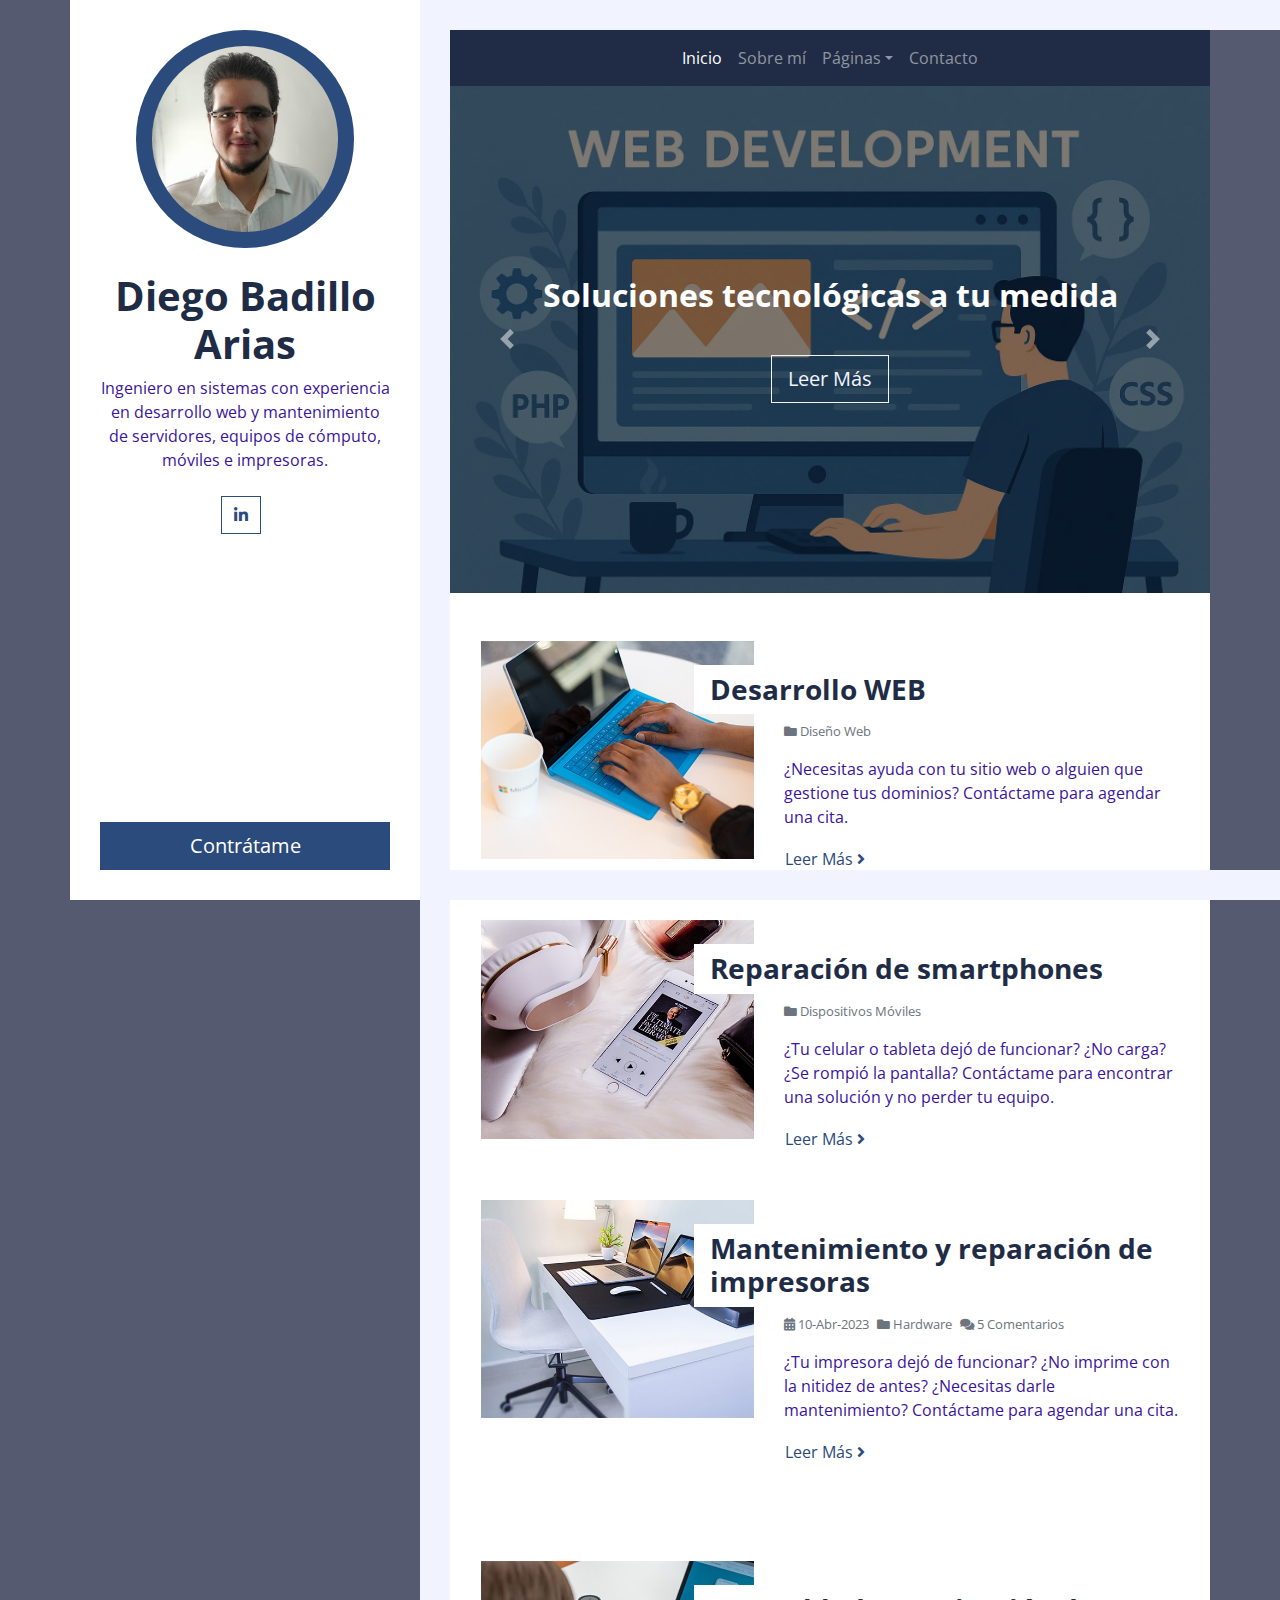
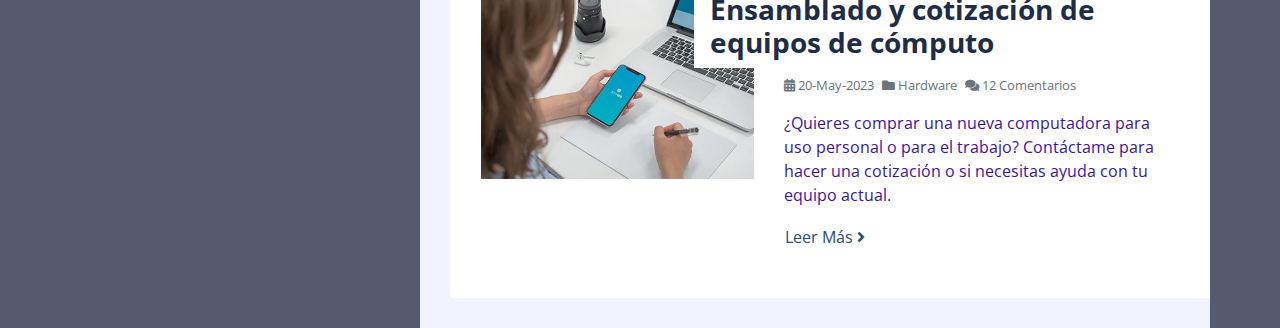
<file: Blog/index.html>
<!DOCTYPE html>
<html lang="es">
    <head>
        <meta charset="utf-8">
        <title>Diego Badillo - Blog Personal</title>
        <meta content="width=device-width, initial-scale=1.0" name="viewport">
        <meta content="Plantilla de Sitio Web Gratis" name="keywords">
        <meta content="Plantilla de Sitio Web Gratis" name="description">

        <!-- Favicon -->
        <link href="img/favicon.ico" rel="icon">

        <!-- Google Fonts -->
        <link href="https://fonts.googleapis.com/css2?family=Open+Sans:300;400;600;700;800&display=swap" rel="stylesheet">

        <!-- Font Awesome -->
        <link href="https://cdnjs.cloudflare.com/ajax/libs/font-awesome/5.10.0/css/all.min.css" rel="stylesheet">

        <!-- Customized Bootstrap Stylesheet -->
        <link href="css/style.css" rel="stylesheet">
    </head>

    <body>
        <div class="wrapper">
            <div class="sidebar">
                <div class="sidebar-text d-flex flex-column h-100 justify-content-center text-center">
                    <img class="mx-auto d-block w-75 bg-primary img-fluid rounded-circle mb-4 p-3" src="img/perfil.jpg" alt="Imagen de perfil">
                    <h1 class="font-weight-bold">Diego Badillo Arias</h1>
                    <p class="mb-4">
                        Ingeniero en sistemas con experiencia en desarrollo web y mantenimiento de servidores, equipos de cómputo, móviles e impresoras.
                    </p>
                    <div class="d-flex justify-content-center mb-5">
                        <a class="btn btn-outline-primary mr-2" href="https://www.linkedin.com/in/diegobadilloarias/"><i class="fab fa-linkedin-in"></i></a>
                    </div>
                    <a href="CV.html" class="btn btn-lg btn-block btn-primary mt-auto">Contrátame</a>
                </div>
                <div class="sidebar-icon d-flex flex-column h-100 justify-content-center text-right">
                    <i class="fas fa-2x fa-angle-double-right text-primary"></i>
                </div>
            </div>
            <div class="content">
                <!-- Barra de Navegación Start -->
                <div class="container p-0">
                    <nav class="navbar navbar-expand-lg bg-secondary navbar-dark">
                        <a href="" class="navbar-brand d-block d-lg-none">Navegación</a>
                        <button type="button" class="navbar-toggler" data-toggle="collapse" data-target="#navbarCollapse">
                            <span class="navbar-toggler-icon"></span>
                        </button>
                        <div class="collapse navbar-collapse justify-content-between" id="navbarCollapse">
                            <div class="navbar-nav m-auto">
                                <a href="index.html" class="nav-item nav-link active">Inicio</a>
                                <a href="about.html" class="nav-item nav-link">Sobre mí</a>
                                <div class="nav-item dropdown">
                                    <a href="#" class="nav-link dropdown-toggle" data-toggle="dropdown">Páginas</a>
                                    <div class="dropdown-menu">
                                        <a href="blog.html" class="dropdown-item">Blog</a>
                                        <a href="single.html" class="dropdown-item">Detalle de Artículo</a>
                                    </div>
                                </div>
                                <a href="contact.html" class="nav-item nav-link">Contacto</a>
                            </div>
                        </div>
                    </nav>
                </div>
                <!-- Barra de Navegación End -->
                
                <!-- Carrusel Start -->
                <div class="container p-0">
                    <div id="blog-carousel" class="carousel slide" data-ride="carousel">
                        <div class="carousel-inner">
                            <div class="carousel-item active">
                                <img class="w-100" src="img/des4.jpg" alt="Imagen">
                                <div class="carousel-caption d-flex flex-column align-items-center justify-content-center">
                                    <h2 class="mb-3 text-white font-weight-bold">Soluciones tecnológicas a tu medida</h2>
                                    <div class="d-flex text-white">
                                    
                                    </div>
                                    <a href="" class="btn btn-lg btn-outline-light mt-4">Leer Más</a>
                                </div>
                            </div>
                            <div class="carousel-item">
                                <img class="w-100" src="img/rep1.jpg" alt="Imagen">
                                <div class="carousel-caption d-flex flex-column align-items-center justify-content-center">
                                    <h2 class="text-white font-weight-bold">Reparación de dispositivos móviles</h2>
                                    <div class="d-flex">

                                    </div>
                                    <a href="" class="btn btn-lg btn-outline-light mt-4">Leer Más</a>
                                </div>
                            </div>
                            <div class="carousel-item">
                                <img class="w-100" src="img/imp2.jpg" alt="Imagen">
                                <div class="carousel-caption d-flex flex-column align-items-center justify-content-center">
                                    <h2 class="text-white font-weight-bold">Mantenimiento preventivo y correctivo Equipos de impresion, servidores y equipos de computo</h2>
                                    <div class="d-flex">

                                    </div>
                                    <a href="" class="btn btn-lg btn-outline-light mt-4">Leer Más</a>
                                </div>
                            </div>
                        </div>
                        <a class="carousel-control-prev" href="#blog-carousel" data-slide="prev">
                            <span class="carousel-control-prev-icon"></span>
                        </a>
                        <a class="carousel-control-next" href="#blog-carousel" data-slide="next">
                            <span class="carousel-control-next-icon"></span>
                        </a>
                    </div>
                </div>
                <!-- Carrusel End -->
                
                <!-- Lista de Blog Start -->
                <div class="container bg-white pt-5">
                    <div class="row blog-item px-3 pb-5">
                        <div class="col-md-5">
                            <img class="img-fluid mb-4 mb-md-0" src="img/blog-1.jpg" alt="Imagen">
                        </div>
                        <div class="col-md-7">
                            <h3 class="mt-md-4 px-md-3 mb-2 py-2 bg-white font-weight-bold">Desarrollo WEB</h3>
                            <div class="d-flex mb-3">
                                <small class="mr-2 text-muted"><i class="fa fa-folder"></i> Diseño Web</small>
                            </div>
                            <p>
                                ¿Necesitas ayuda con tu sitio web o alguien que gestione tus dominios? Contáctame para agendar una cita.
                            </p>
                            <a class="btn btn-link p-0" href="">Leer Más <i class="fa fa-angle-right"></i></a>
                        </div>
                    </div>
                    <div class="row blog-item px-3 pb-5">
                        <div class="col-md-5">
                            <img class="img-fluid mb-4 mb-md-0" src="img/blog-2.jpg" alt="Imagen">
                        </div>
                        <div class="col-md-7">
                            <h3 class="mt-md-4 px-md-3 mb-2 py-2 bg-white font-weight-bold">Reparación de smartphones</h3>
                            <div class="d-flex mb-3">
                                <small class="mr-2 text-muted"><i class="fa fa-folder"></i> Dispositivos Móviles</small>
                            </div>
                            <p>
                                ¿Tu celular o tableta dejó de funcionar? ¿No carga? ¿Se rompió la pantalla? Contáctame para encontrar una solución y no perder tu equipo.
                            </p>
                            <a class="btn btn-link p-0" href="">Leer Más <i class="fa fa-angle-right"></i></a>
                        </div>
                    </div>
                    <div class="row blog-item px-3 pb-5">
                        <div class="col-md-5">
                            <img class="img-fluid mb-4 mb-md-0" src="img/blog-3.jpg" alt="Imagen">
                        </div>
                        <div class="col-md-7">
                            <h3 class="mt-md-4 px-md-3 mb-2 py-2 bg-white font-weight-bold">Mantenimiento y reparación de impresoras</h3>
                            <div class="d-flex mb-3">
                                <small class="mr-2 text-muted"><i class="fa fa-calendar-alt"></i> 10-Abr-2023</small>
                                <small class="mr-2 text-muted"><i class="fa fa-folder"></i> Hardware</small>
                                <small class="mr-2 text-muted"><i class="fa fa-comments"></i> 5 Comentarios</small>
                            </div>
                            <p>
                                ¿Tu impresora dejó de funcionar? ¿No imprime con la nitidez de antes? ¿Necesitas darle mantenimiento? Contáctame para agendar una cita.
                            </p>
                            <a class="btn btn-link p-0" href="">Leer Más <i class="fa fa-angle-right"></i></a>
                        </div>
                    </div>
                </div>
                <!-- Lista de Blog End -->
                
                <!-- Lista de Blog Start -->
                <div class="container bg-white pt-5">
                    <div class="row blog-item px-3 pb-5">
                        <div class="col-md-5">
                            <img class="img-fluid mb-4 mb-md-0" src="img/blog-4.jpg" alt="Imagen">
                        </div>
                        <div class="col-md-7">
                            <h3 class="mt-md-4 px-md-3 mb-2 py-2 bg-white font-weight-bold">Ensamblado y cotización de equipos de cómputo</h3>
                            <div class="d-flex mb-3">
                                <small class="mr-2 text-muted"><i class="fa fa-calendar-alt"></i> 20-May-2023</small>
                                <small class="mr-2 text-muted"><i class="fa fa-folder"></i> Hardware</small>
                                <small class="mr-2 text-muted"><i class="fa fa-comments"></i> 12 Comentarios</small>
                            </div>
                            <p>
                                ¿Quieres comprar una nueva computadora para uso personal o para el trabajo? Contáctame para hacer una cotización o si necesitas ayuda con tu equipo actual.
                            </p>
                            <a class="btn btn-link p-0" href="">Leer Más <i class="fa fa-angle-right"></i></a>
                        </div>
                    </div>
                </div>
                <!-- Lista de Blog End -->
            </div>
        </div>
        
        <!-- Volver Arriba -->
        <a href="#" class="back-to-top"><i class="fa fa-angle-double-up"></i></a>
        
        <!-- Librerías JavaScript -->
        <script src="https://code.jquery.com/jquery-3.4.1.min.js"></script>
        <script src="https://stackpath.bootstrapcdn.com/bootstrap/4.4.1/js/bootstrap.bundle.min.js"></script>
        <script src="lib/easing/easing.min.js"></script>
        <script src="lib/waypoints/waypoints.min.js"></script>

        <!-- Archivo Javascript de Contacto -->
        <script src="mail/jqBootstrapValidation.min.js"></script>
        <script src="mail/contact.js"></script>

        <!-- Template Javascript -->
        <script src="js/main.js"></script>
    </body>
</html>
</file>
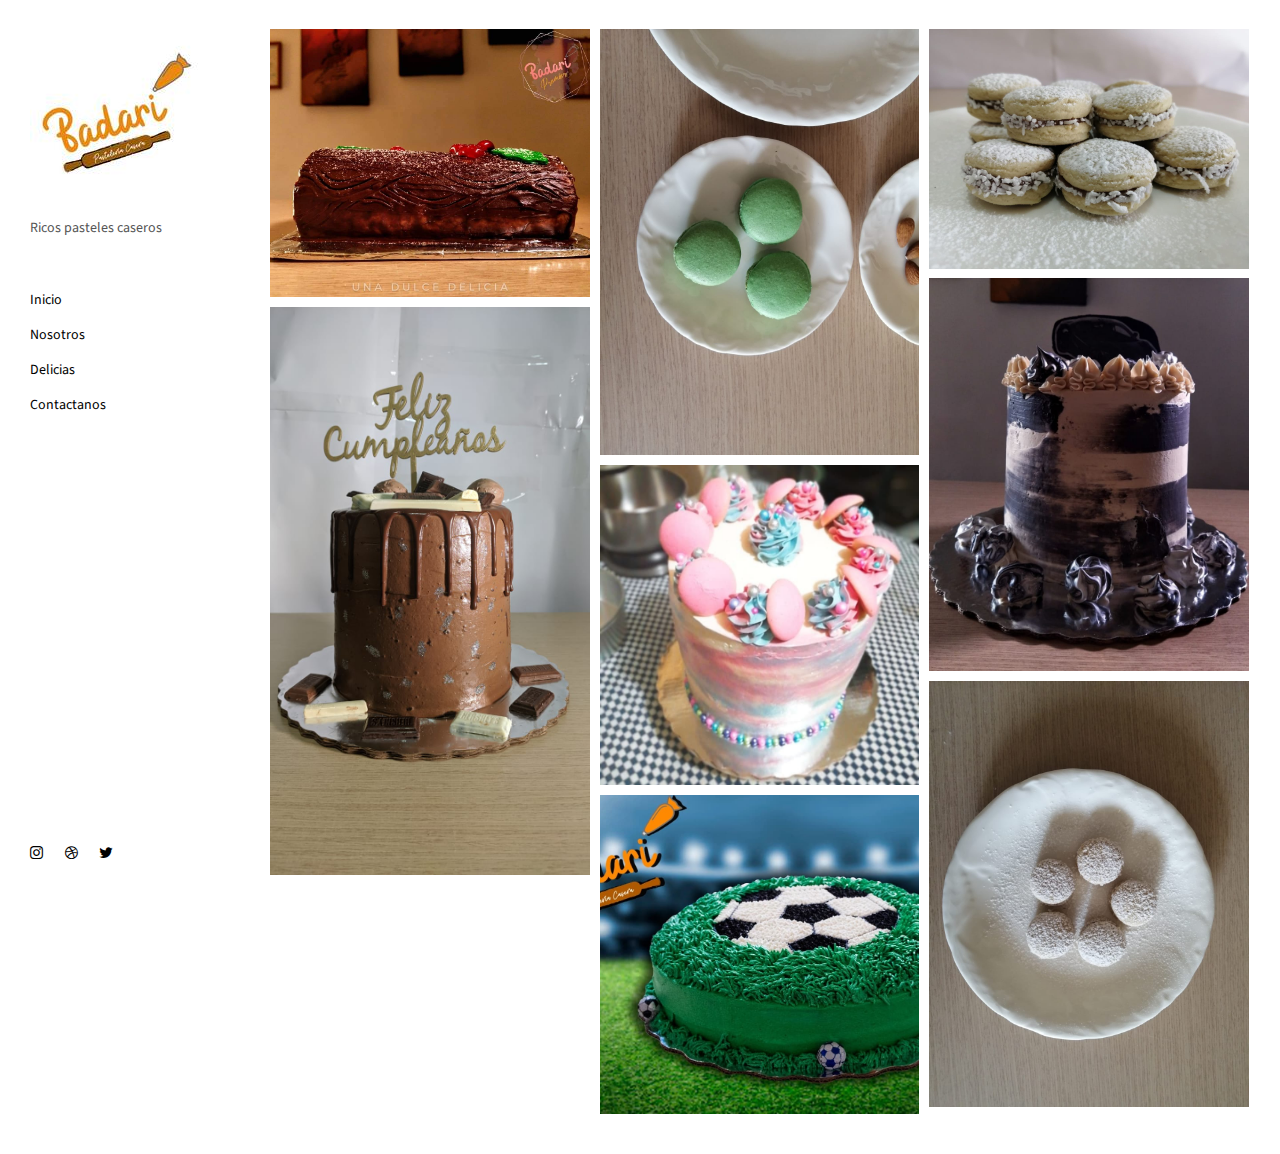
<file: savory/index.html>
<!DOCTYPE html>
<html lang="en">

<head>
  <meta charset="UTF-8">
  <meta content="IE=edge" http-equiv="X-UA-Compatible">
  <meta content="width=device-width,initial-scale=1" name="viewport">
  <meta content="Page description" name="description">
  <meta name="google" content="notranslate" />
  <meta content="Mashup templates have been developped by Orson.io team" name="author">

  <!-- Disable tap highlight on IE -->
  <meta name="msapplication-tap-highlight" content="no">
  <link href="./assets/logobada(1).png" rel="logobada">

 



  <title>Title page</title>  

<link href="./main.82cfd66e.css" rel="stylesheet"></head>

<body>

<!-- Add your content of header -->
<header class="">
  <div class="navbar navbar-default visible-xs">
    <button type="button" class="navbar-toggle collapsed">
      <span class="sr-only">Toggle navigation</span>
      <span class="icon-bar"></span>
      <span class="icon-bar"></span>
      <span class="icon-bar"></span>
    </button>
    <a href="./index.html" class="navbar-brand">Mashup Template</a>
  </div>

  <nav class="sidebar">
    <div class="navbar-collapse" id="navbar-collapse">
      <div class="site-header hidden-xs">
          <a class="site-brand" href="./index.html" title="">
            <img class="img-responsive site-logo" alt="" src="./assets/logoba.jpg">
            
          </a>
        <p>Ricos pasteles caseros </p>
      </div>
      <ul class="nav">
        <li><a href="./index.html" title="">Inicio</a></li>
        <li><a href="./about.html" title="">Nosotros</a></li>
        <li><a href="./services.html" title="">Delicias</a></li>
        <li><a href="./contact.html" title="">Contactanos</a></li>

      </ul>

      <nav class="nav-footer">
        <p class="nav-footer-social-buttons">
          <a class="fa-icon" href="https://www.instagram.com/" title="">
            <i class="fa fa-instagram"></i>
          </a>
          <a class="fa-icon" href="https://facebook.com/" title="">
            <i class="fa fa-dribbble"></i>
          </a>
          <a class="fa-icon" href="https://twitter.com/" title="">
            <i class="fa fa-twitter"></i>
          </a>
        </p>
      </nav>  
    </div> 
  </nav>
</header>
<main class="" id="main-collapse">

<!-- Add your site or app content here -->
 
<div class="hero-full-wrapper">
  <div class="grid">
  <div class="gutter-sizer"></div>
    <div class="grid-sizer"></div>
    
    <div class="grid-item">
      <img class="img-responsive" alt="" src="./assets/images/2.jpeg">
      <a href="./project.html" class="project-description">
        <div class="project-text-holder">
          <div class="project-text-inner">
            <h3>Por ocacion de Navidad delicioso tronco navideño</h3>
            <p>Ordena ahora</p>
          </div>
        </div>
      </a>
    </div>

    
    <div class="grid-item">
      <img class="img-responsive" alt="" src="./assets/images/7.jpeg">
      <a href="./project.html" class="project-description">
        <div class="project-text-holder">
          <div class="project-text-inner">
            <h3>Dulces Macarons</h3>
            <p>Ordena ahora</p>
          </div>
        </div>
      </a>
    </div>

    <div class="grid-item">
      <img class="img-responsive" alt="" src="./assets/images/9.jpeg">
      <a href="./project.html" class="project-description">
        <div class="project-text-holder">
          <div class="project-text-inner">
            <h3>Deliciosos Alfajores</h3>
            <p>Ordena ahora</p>
          </div>
        </div>
      </a>
    </div>
    <div class="grid-item">
      <img class="img-responsive" alt="" src="./assets/images/1.jpeg">
      <a href="./project.html" class="project-description">
        <div class="project-text-holder">
          <div class="project-text-inner">
            <h3>Prueba nuestro pastel de chocolate</h3>
            <p>Discover more</p>
          </div>
        </div>
      </a>
    </div>
    
    <div class="grid-item">
      <img class="img-responsive" alt="" src="./assets/images/17.jpeg">
      <a href="./project.html" class="project-description">
        <div class="project-text-holder">
          <div class="project-text-inner">
            <h3>Para festejar esa fecha especial</h3>
            <p>Discover more</p>
          </div>
        </div>
      </a>
    </div>

    <div class="grid-item">
      <img class="img-responsive" alt="" src="./assets/images/12.jpeg">
      <a href="./project.html" class="project-description">
        <div class="project-text-holder">
          <div class="project-text-inner">
            <h3>Para festejar esa fecha especial</h3>
            <p>Discover more</p>
          </div>
        </div>
      </a>
    </div>

    <div class="grid-item">
      <img class="img-responsive" alt="" src="./assets/images/6.jpeg">
      <a href="./project.html" class="project-description">
        <div class="project-text-holder">
          <div class="project-text-inner">
            <h3>Galletas bajo pedido</h3>
            <p>Discover more</p>
          </div>
        </div>
      </a>
    </div>
    <div class="grid-item">
      <img class="img-responsive" alt="" src="./assets/images/11.jpeg">
      <a href="./project.html" class="project-description">
        <div class="project-text-holder">
          <div class="project-text-inner">
            <h3>Para esta epoca futbolera</h3>
            <p>Discover more</p>
          </div>
        </div>
      </a>
    </div>
    
  </div>
</div>


<script>
  document.addEventListener("DOMContentLoaded", function (event) {
     masonryBuild();
  });
</script>

</main>

<script>
document.addEventListener("DOMContentLoaded", function (event) {
  navbarToggleSidebar();
  navActivePage();
});
</script>

<!-- Google Analytics: change UA-XXXXX-X to be your site's ID 

<script>
  (function (i, s, o, g, r, a, m) {
    i['GoogleAnalyticsObject'] = r; i[r] = i[r] || function () {
      (i[r].q = i[r].q || []).push(arguments)
    }, i[r].l = 1 * new Date(); a = s.createElement(o),
      m = s.getElementsByTagName(o)[0]; a.async = 1; a.src = g; m.parentNode.insertBefore(a, m)
  })(window, document, 'script', '//www.google-analytics.com/analytics.js', 'ga');
  ga('create', 'UA-XXXXX-X', 'auto');
  ga('send', 'pageview');
</script>

--><script type="text/javascript" src="./main.85741bff.js"></script></body>

</html>
</file>
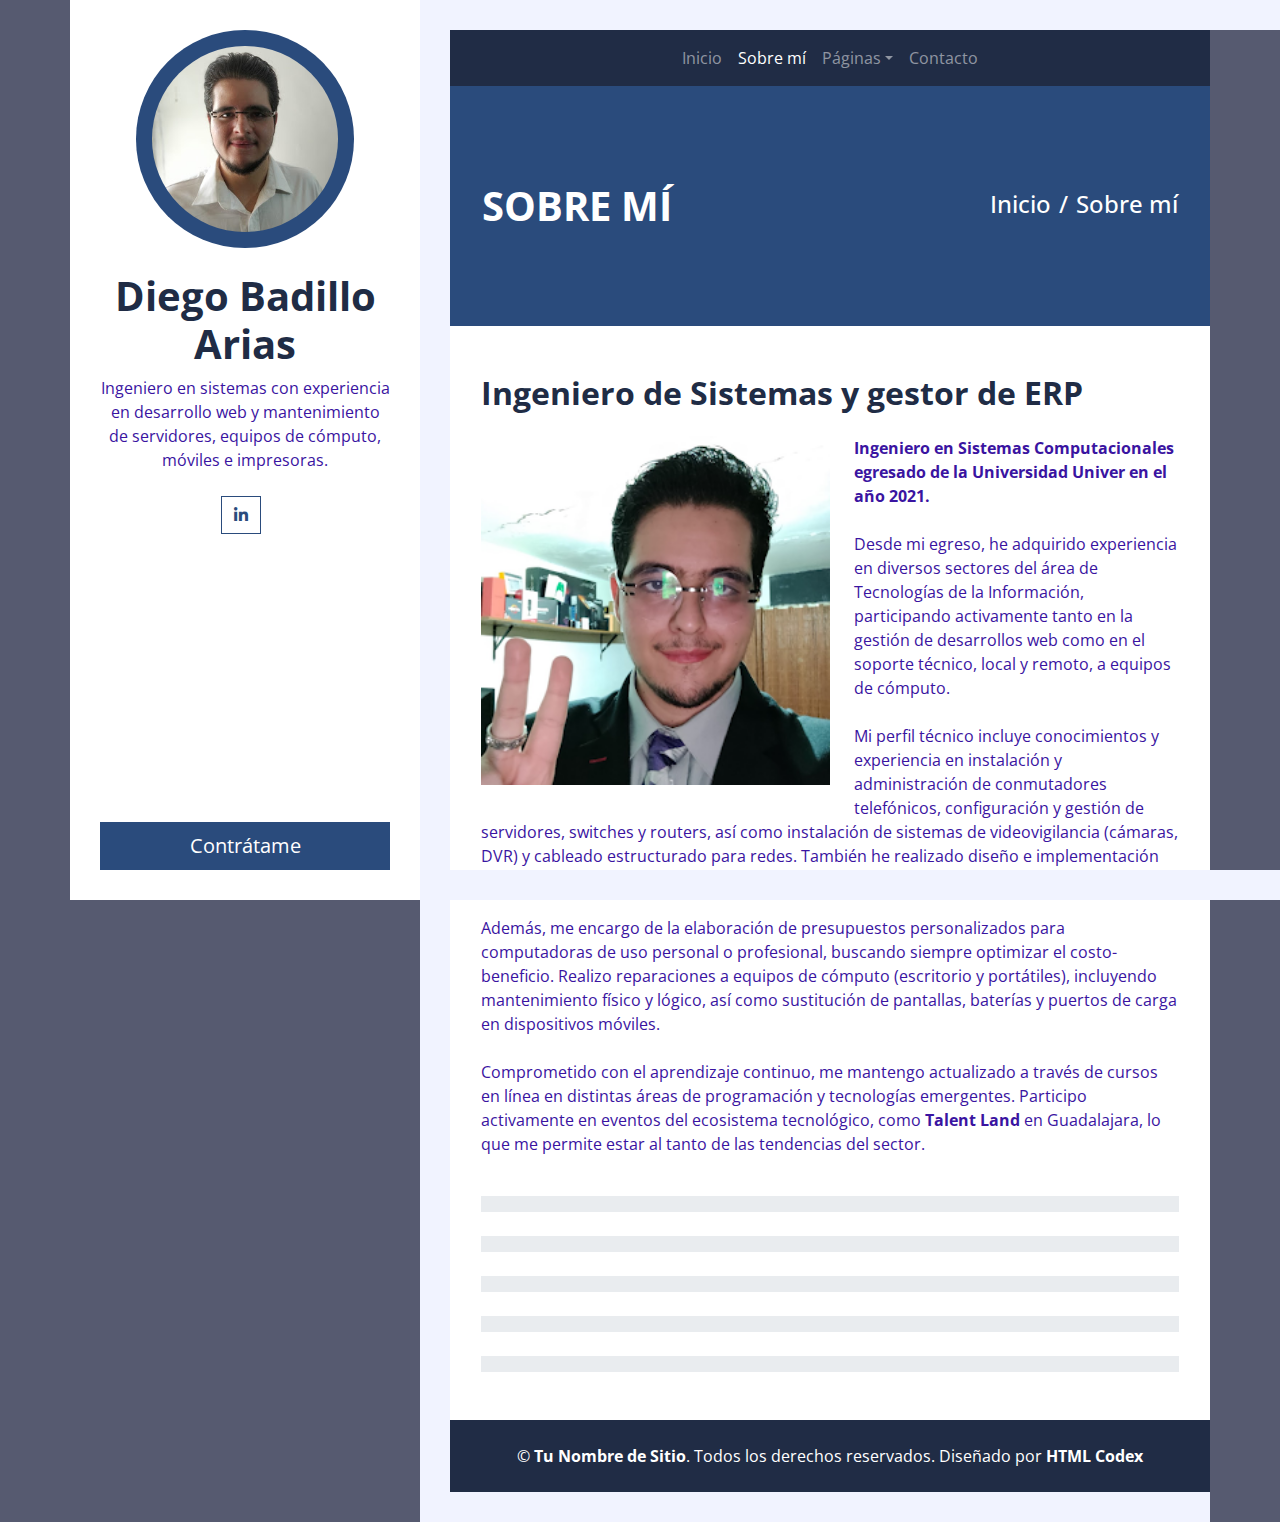
<file: Blog/about.html>
<!DOCTYPE html>
<meta charset="utf-8">
        <title>Diego Badillo - Blog Personal</title>
        <meta content="width=device-width, initial-scale=1.0" name="viewport">
        <meta content="Plantilla de Sitio Web Gratis" name="keywords">
        <meta content="Plantilla de Sitio Web Gratis" name="description">

        <!-- Favicon -->
        <link href="img/favicon.ico" rel="icon">

        <!-- Google Fonts -->
        <link href="https://fonts.googleapis.com/css2?family=Open+Sans:300;400;600;700;800&display=swap" rel="stylesheet">

        <!-- Font Awesome -->
        <link href="https://cdnjs.cloudflare.com/ajax/libs/font-awesome/5.10.0/css/all.min.css" rel="stylesheet">

        <!-- Customized Bootstrap Stylesheet -->
        <link href="css/style.css" rel="stylesheet">
    </head>

    <body>
        <div class="wrapper">
            <div class="sidebar">
                <div class="sidebar-text d-flex flex-column h-100 justify-content-center text-center">
                    <img class="mx-auto d-block w-75 bg-primary img-fluid rounded-circle mb-4 p-3" src="img/perfil.jpg" alt="Imagen de perfil">
                    <h1 class="font-weight-bold">Diego Badillo Arias</h1>
                    <p class="mb-4">
                        Ingeniero en sistemas con experiencia en desarrollo web y mantenimiento de servidores, equipos de cómputo, móviles e impresoras.
                    </p>
                    <div class="d-flex justify-content-center mb-5">
                        <a class="btn btn-outline-primary mr-2" href="https://www.linkedin.com/in/diegobadilloarias/"><i class="fab fa-linkedin-in"></i></a>
                    </div>
                    <a href="CV.html" class="btn btn-lg btn-block btn-primary mt-auto">Contrátame</a>
                </div>
                <div class="sidebar-icon d-flex flex-column h-100 justify-content-center text-right">
                    <i class="fas fa-2x fa-angle-double-right text-primary"></i>
                </div>
            </div>
            <div class="content">
            <!-- Barra de Navegación Inicio -->
            <div class="container p-0">
                <nav class="navbar navbar-expand-lg bg-secondary navbar-dark">
                    <a href="" class="navbar-brand d-block d-lg-none">Navegación</a>
                    <button type="button" class="navbar-toggler" data-toggle="collapse" data-target="#navbarCollapse">
                        <span class="navbar-toggler-icon"></span>
                    </button>
                    <div class="collapse navbar-collapse justify-content-between" id="navbarCollapse">
                        <div class="navbar-nav m-auto">
                            <a href="index.html" class="nav-item nav-link">Inicio</a>
                            <a href="about.html" class="nav-item nav-link active">Sobre mí</a>
                            <div class="nav-item dropdown">
                                <a href="#" class="nav-link dropdown-toggle" data-toggle="dropdown">Páginas</a>
                                <div class="dropdown-menu">
                                    <a href="blog.html" class="dropdown-item">Blog</a>
                                    <a href="single.html" class="dropdown-item">Detalle de Artículo</a>
                                </div>
                            </div>
                            <a href="contact.html" class="nav-item nav-link">Contacto</a>
                        </div>
                    </div>
                </nav>
            </div>
            <!-- Barra de Navegación Fin -->

            <!-- Encabezado de Página Inicio -->
            <div class="container py-5 px-2 bg-primary">
                <div class="row py-5 px-4">
                    <div class="col-sm-6 text-center text-md-left">
                        <h1 class="mb-3 mb-md-0 text-white text-uppercase font-weight-bold">Sobre mí</h1>
                    </div>
                    <div class="col-sm-6 text-center text-md-right">
                        <div class="d-inline-flex pt-2">
                            <h4 class="m-0 text-white"><a class="text-white" href="">Inicio</a></h4>
                            <h4 class="m-0 text-white px-2">/</h4>
                            <h4 class="m-0 text-white">Sobre mí</h4>
                        </div>
                    </div>
                </div>
            </div>
            <!-- Encabezado de Página Fin -->


            <!-- Sobre Mí Inicio -->
            <div class="container bg-white pt-5">
                <div class="row px-3 pb-5">
                    <div class="col-md-12">
                        <h2 class="mb-4 font-weight-bold">Ingeniero de Sistemas y gestor de ERP</h2>
                        <img class="img-fluid float-left w-50 mr-4 mb-3" src="img/perfil.png" alt="Imagen">
                        <p class="m-0">
                            <p>
                                <strong>Ingeniero en Sistemas Computacionales egresado de la Universidad Univer en el año 2021.</strong><br><br>
                              
                                Desde mi egreso, he adquirido experiencia en diversos sectores del área de Tecnologías de la Información, participando activamente tanto en la gestión de desarrollos web como en el soporte técnico, local y remoto, a equipos de cómputo.<br><br>
                              
                                Mi perfil técnico incluye conocimientos y experiencia en instalación y administración de conmutadores telefónicos, configuración y gestión de servidores, switches y routers, así como instalación de sistemas de videovigilancia (cámaras, DVR) y cableado estructurado para redes. También he realizado diseño e implementación de nodos de red según necesidades específicas.<br><br>
                              
                                Además, me encargo de la elaboración de presupuestos personalizados para computadoras de uso personal o profesional, buscando siempre optimizar el costo-beneficio. Realizo reparaciones a equipos de cómputo (escritorio y portátiles), incluyendo mantenimiento físico y lógico, así como sustitución de pantallas, baterías y puertos de carga en dispositivos móviles.<br><br>
                              
                                Comprometido con el aprendizaje continuo, me mantengo actualizado a través de cursos en línea en distintas áreas de programación y tecnologías emergentes. Participo activamente en eventos del ecosistema tecnológico, como <strong>Talent Land</strong> en Guadalajara, lo que me permite estar al tanto de las tendencias del sector.
                              </p>
                              
                        </p>
                    </div>
                    
                <div class="col-md-12 pt-4">
                    <div class="d-flex flex-column skills">
                        <div class="progress w-100 mb-4">
                            <div class="progress-bar" role="progressbar" aria-valuenow="90" aria-valuemin="0" aria-valuemax="100">Gestión de Sistemas ERP (90%)</div>
                        </div>
                        <div class="progress w-100 mb-4">
                            <div class="progress-bar" role="progressbar" aria-valuenow="85" aria-valuemin="0" aria-valuemax="100">Administración de Infraestructura TI (85%)</div>
                        </div>
                        <div class="progress w-100 mb-4">
                            <div class="progress-bar" role="progressbar" aria-valuenow="95" aria-valuemin="0" aria-valuemax="100">Resolución de Problemas Técnicos (95%)</div>
                        </div>
                        <div class="progress w-100 mb-4">
                            <div class="progress-bar" role="progressbar" aria-valuenow="80" aria-valuemin="0" aria-valuemax="100">Desarrollo Web con VPS (80%)</div>
                        </div>
                        <div class="progress w-100">
                            <div class="progress-bar" role="progressbar" aria-valuenow="100" aria-valuemin="0" aria-valuemax="100">Trabajo en Equipo (100%)</div>
                        </div>
                    </div>
                </div>
                </div>
            </div>
            <!-- Sobre Mí Fin -->


            <!-- Pie de Página Inicio -->
            <div class="container py-4 bg-secondary text-center">
                <p class="m-0 text-white">
                    &copy; <a class="text-white font-weight-bold" href="#">Tu Nombre de Sitio</a>. Todos los derechos reservados. Diseñado por <a class="text-white font-weight-bold" href="https://htmlcodex.com">HTML Codex</a>
                </p>
            </div>
            <!-- Pie de Página Fin -->
        </div>
    </div>

    <!-- Volver Arriba -->
    <a href="#" class="back-to-top"><i class="fa fa-angle-double-up"></i></a>

    <!-- Librerías JavaScript -->
    <script src="https://code.jquery.com/jquery-3.4.1.min.js"></script>
    <script src="https://stackpath.bootstrapcdn.com/bootstrap/4.4.1/js/bootstrap.bundle.min.js"></script>
    <script src="lib/easing/easing.min.js"></script>
    <script src="lib/waypoints/waypoints.min.js"></script>

    <!-- Archivo Javascript de Contacto -->
    <script src="mail/jqBootstrapValidation.min.js"></script>
    <script src="mail/contact.js"></script>

    <!-- Javascript de Plantilla -->
    <script src="js/main.js"></script>
</body>
</html>
</file>
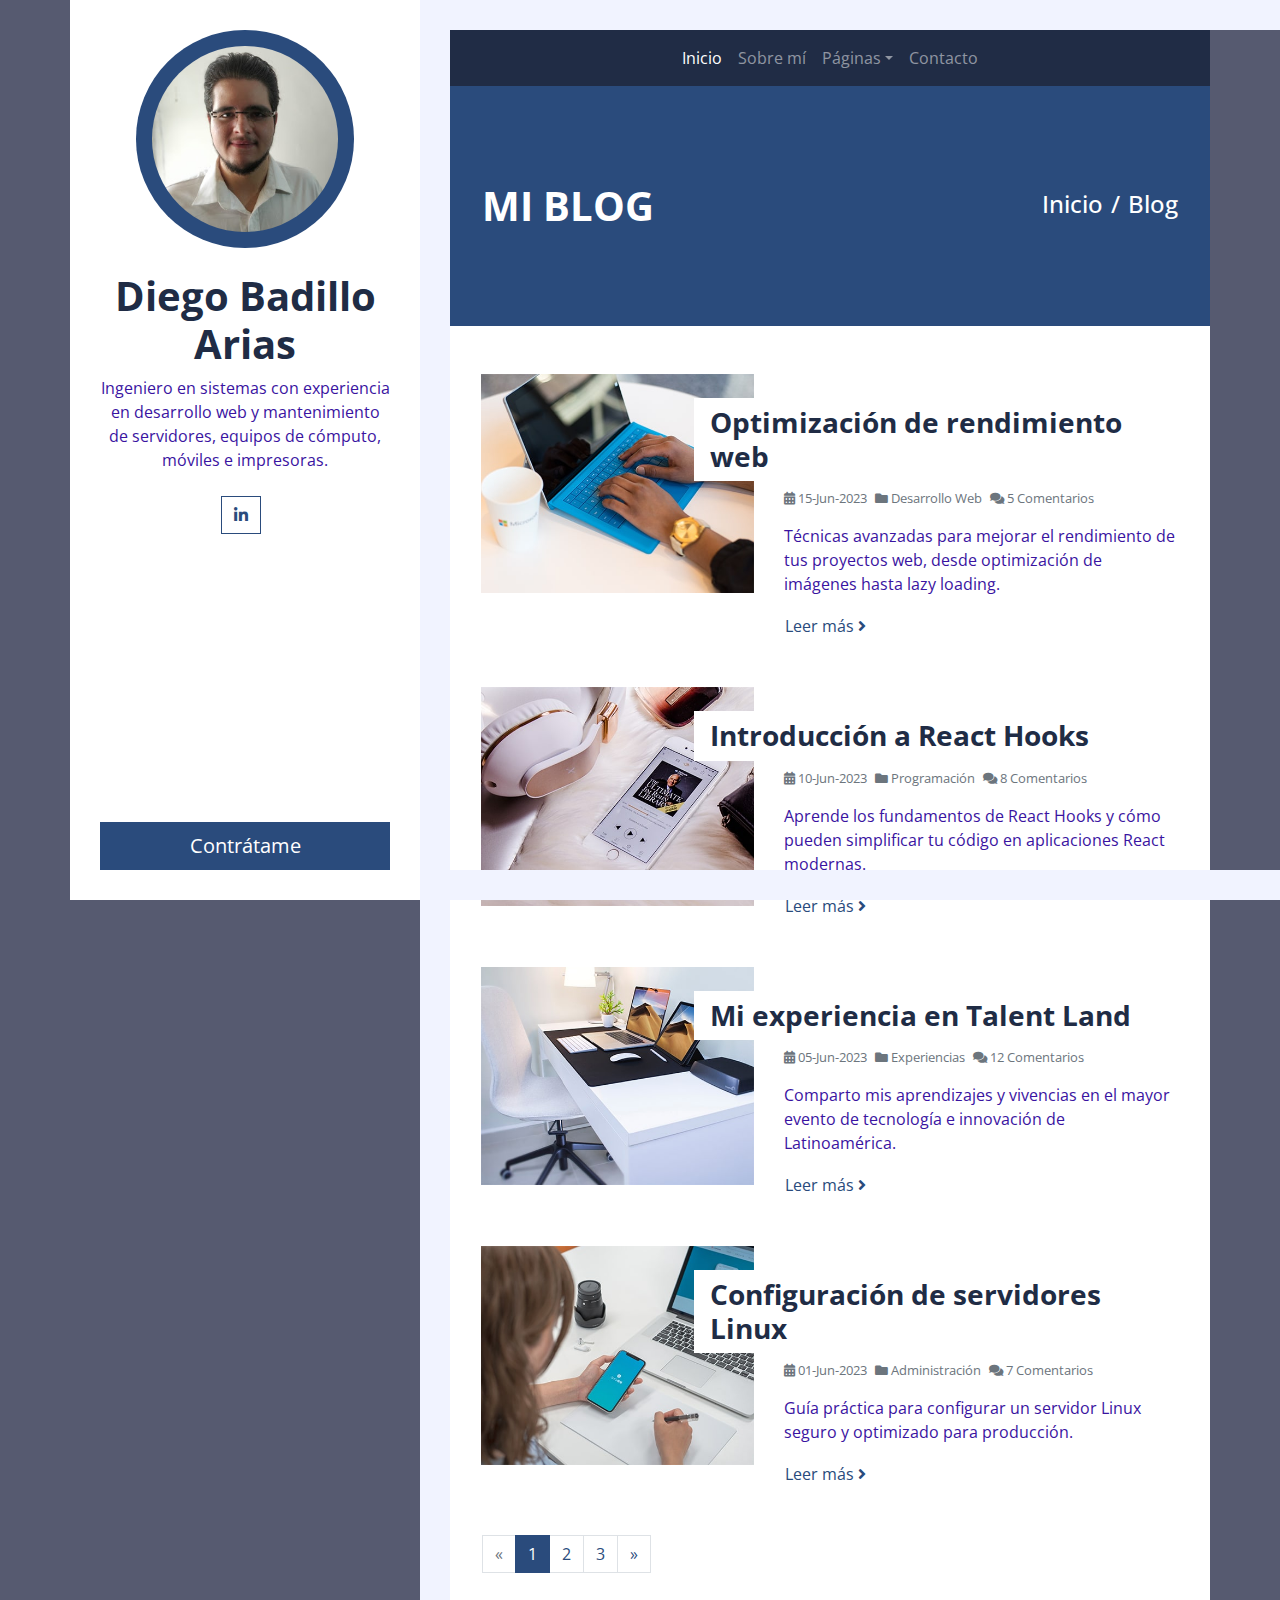
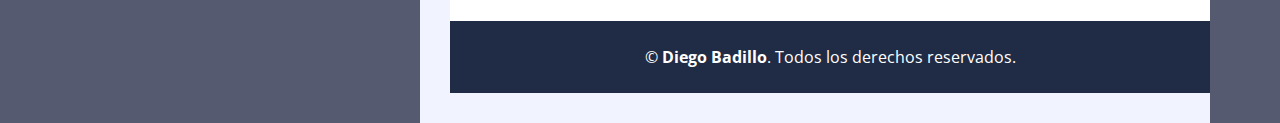
<file: Blog/blog.html>
<!DOCTYPE html>
<html lang="es">
    <head>
        <meta charset="utf-8">
        <title>Diego Badillo - Blog Personal</title>
        <meta content="width=device-width, initial-scale=1.0" name="viewport">
        <meta content="Blog personal de Diego Badillo, ingeniero en sistemas" name="keywords">
        <meta content="Blog sobre tecnología, desarrollo web y experiencias profesionales" name="description">

        <!-- Favicon -->
        <link href="img/favicon.ico" rel="icon">

        <!-- Google Fonts -->
        <link href="https://fonts.googleapis.com/css2?family=Open+Sans:300;400;600;700;800&display=swap" rel="stylesheet">

        <!-- Font Awesome -->
        <link href="https://cdnjs.cloudflare.com/ajax/libs/font-awesome/5.10.0/css/all.min.css" rel="stylesheet">

        <!-- Customized Bootstrap Stylesheet -->
        <link href="css/style.css" rel="stylesheet">
    </head>

    <body>
        <div class="wrapper">
            <div class="sidebar">
                <div class="sidebar-text d-flex flex-column h-100 justify-content-center text-center">
                    <img class="mx-auto d-block w-75 bg-primary img-fluid rounded-circle mb-4 p-3" src="img/perfil.jpg" alt="Imagen de perfil">
                    <h1 class="font-weight-bold">Diego Badillo Arias</h1>
                    <p class="mb-4">
                        Ingeniero en sistemas con experiencia en desarrollo web y mantenimiento de servidores, equipos de cómputo, móviles e impresoras.
                    </p>
                    <div class="d-flex justify-content-center mb-5">
                        <a class="btn btn-outline-primary mr-2" href="https://www.linkedin.com/in/diegobadilloarias/"><i class="fab fa-linkedin-in"></i></a>
                    </div>
                    <a href="CV.html" class="btn btn-lg btn-block btn-primary mt-auto">Contrátame</a>
                </div>
                <div class="sidebar-icon d-flex flex-column h-100 justify-content-center text-right">
                    <i class="fas fa-2x fa-angle-double-right text-primary"></i>
                </div>
            </div>
            <div class="content">
                <!-- Barra de Navegación -->
                <div class="container p-0">
                    <nav class="navbar navbar-expand-lg bg-secondary navbar-dark">
                        <a href="" class="navbar-brand d-block d-lg-none">Menú</a>
                        <button type="button" class="navbar-toggler" data-toggle="collapse" data-target="#navbarCollapse">
                            <span class="navbar-toggler-icon"></span>
                        </button>
                        <div class="collapse navbar-collapse justify-content-between" id="navbarCollapse">
                            <div class="navbar-nav m-auto">
                                <a href="index.html" class="nav-item nav-link active">Inicio</a>
                                <a href="about.html" class="nav-item nav-link">Sobre mí</a>
                                <div class="nav-item dropdown">
                                    <a href="#" class="nav-link dropdown-toggle" data-toggle="dropdown">Páginas</a>
                                    <div class="dropdown-menu">
                                        <a href="blog.html" class="dropdown-item">Blog</a>
                                        <a href="single.html" class="dropdown-item">Detalle de Artículo</a>
                                    </div>
                                </div>
                                <a href="contact.html" class="nav-item nav-link">Contacto</a>
                            </div>
                        </div>
                    </nav>
                </div>

                <!-- Encabezado de Página -->
                <div class="container py-5 px-2 bg-primary">
                    <div class="row py-5 px-4">
                        <div class="col-sm-6 text-center text-md-left">
                            <h1 class="mb-3 mb-md-0 text-white text-uppercase font-weight-bold">Mi Blog</h1>
                        </div>
                        <div class="col-sm-6 text-center text-md-right">
                            <div class="d-inline-flex pt-2">
                                <h4 class="m-0 text-white"><a class="text-white" href="">Inicio</a></h4>
                                <h4 class="m-0 text-white px-2">/</h4>
                                <h4 class="m-0 text-white">Blog</h4>
                            </div>
                        </div>
                    </div>
                </div>
                
                <!-- Lista de Artículos -->
                <div class="container bg-white pt-5">
                    <div class="row blog-item px-3 pb-5">
                        <div class="col-md-5">
                            <img class="img-fluid mb-4 mb-md-0" src="img/blog-1.jpg" alt="Imagen del artículo">
                        </div>
                        <div class="col-md-7">
                            <h3 class="mt-md-4 px-md-3 mb-2 py-2 bg-white font-weight-bold">Optimización de rendimiento web</h3>
                            <div class="d-flex mb-3">
                                <small class="mr-2 text-muted"><i class="fa fa-calendar-alt"></i> 15-Jun-2023</small>
                                <small class="mr-2 text-muted"><i class="fa fa-folder"></i> Desarrollo Web</small>
                                <small class="mr-2 text-muted"><i class="fa fa-comments"></i> 5 Comentarios</small>
                            </div>
                            <p>
                                Técnicas avanzadas para mejorar el rendimiento de tus proyectos web, desde optimización de imágenes hasta lazy loading.
                            </p>
                            <a class="btn btn-link p-0" href="">Leer más <i class="fa fa-angle-right"></i></a>
                        </div>
                    </div>
                    <div class="row blog-item px-3 pb-5">
                        <div class="col-md-5">
                            <img class="img-fluid mb-4 mb-md-0" src="img/blog-2.jpg" alt="Imagen del artículo">
                        </div>
                        <div class="col-md-7">
                            <h3 class="mt-md-4 px-md-3 mb-2 py-2 bg-white font-weight-bold">Introducción a React Hooks</h3>
                            <div class="d-flex mb-3">
                                <small class="mr-2 text-muted"><i class="fa fa-calendar-alt"></i> 10-Jun-2023</small>
                                <small class="mr-2 text-muted"><i class="fa fa-folder"></i> Programación</small>
                                <small class="mr-2 text-muted"><i class="fa fa-comments"></i> 8 Comentarios</small>
                            </div>
                            <p>
                                Aprende los fundamentos de React Hooks y cómo pueden simplificar tu código en aplicaciones React modernas.
                            </p>
                            <a class="btn btn-link p-0" href="">Leer más <i class="fa fa-angle-right"></i></a>
                        </div>
                    </div>
                    <div class="row blog-item px-3 pb-5">
                        <div class="col-md-5">
                            <img class="img-fluid mb-4 mb-md-0" src="img/blog-3.jpg" alt="Imagen del artículo">
                        </div>
                        <div class="col-md-7">
                            <h3 class="mt-md-4 px-md-3 mb-2 py-2 bg-white font-weight-bold">Mi experiencia en Talent Land</h3>
                            <div class="d-flex mb-3">
                                <small class="mr-2 text-muted"><i class="fa fa-calendar-alt"></i> 05-Jun-2023</small>
                                <small class="mr-2 text-muted"><i class="fa fa-folder"></i> Experiencias</small>
                                <small class="mr-2 text-muted"><i class="fa fa-comments"></i> 12 Comentarios</small>
                            </div>
                            <p>
                                Comparto mis aprendizajes y vivencias en el mayor evento de tecnología e innovación de Latinoamérica.
                            </p>
                            <a class="btn btn-link p-0" href="">Leer más <i class="fa fa-angle-right"></i></a>
                        </div>
                    </div>
                    <div class="row blog-item px-3 pb-5">
                        <div class="col-md-5">
                            <img class="img-fluid mb-4 mb-md-0" src="img/blog-4.jpg" alt="Imagen del artículo">
                        </div>
                        <div class="col-md-7">
                            <h3 class="mt-md-4 px-md-3 mb-2 py-2 bg-white font-weight-bold">Configuración de servidores Linux</h3>
                            <div class="d-flex mb-3">
                                <small class="mr-2 text-muted"><i class="fa fa-calendar-alt"></i> 01-Jun-2023</small>
                                <small class="mr-2 text-muted"><i class="fa fa-folder"></i> Administración</small>
                                <small class="mr-2 text-muted"><i class="fa fa-comments"></i> 7 Comentarios</small>
                            </div>
                            <p>
                                Guía práctica para configurar un servidor Linux seguro y optimizado para producción.
                            </p>
                            <a class="btn btn-link p-0" href="">Leer más <i class="fa fa-angle-right"></i></a>
                        </div>
                    </div>
                    
                    <!-- Paginación -->
                    <div class="row px-3 pb-5">
                        <nav aria-label="Navegación de páginas">
                          <ul class="pagination m-0 mx-3">
                            <li class="page-item disabled">
                              <a class="page-link" href="#" aria-label="Anterior">
                                <span aria-hidden="true">&laquo;</span>
                                <span class="sr-only">Anterior</span>
                              </a>
                            </li>
                            <li class="page-item active"><a class="page-link" href="#">1</a></li>
                            <li class="page-item"><a class="page-link" href="#">2</a></li>
                            <li class="page-item"><a class="page-link" href="#">3</a></li>
                            <li class="page-item">
                              <a class="page-link" href="#" aria-label="Siguiente">
                                <span aria-hidden="true">&raquo;</span>
                                <span class="sr-only">Siguiente</span>
                              </a>
                            </li>
                          </ul>
                        </nav>
                    </div>
                </div>
                
                <!-- Pie de Página -->
                <div class="container py-4 bg-secondary text-center">
                    <p class="m-0 text-white">
                        &copy; <a class="text-white font-weight-bold" href="#">Diego Badillo</a>. Todos los derechos reservados.
                    </p>
                </div>
            </div>
        </div>
        
        <!-- Botón para volver arriba -->
        <a href="#" class="back-to-top"><i class="fa fa-angle-double-up"></i></a>
        
        <!-- Librerías JavaScript -->
        <script src="https://code.jquery.com/jquery-3.4.1.min.js"></script>
        <script src="https://stackpath.bootstrapcdn.com/bootstrap/4.4.1/js/bootstrap.bundle.min.js"></script>
        <script src="lib/easing/easing.min.js"></script>
        <script src="lib/waypoints/waypoints.min.js"></script>

        <!-- Template Javascript -->
        <script src="js/main.js"></script>
    </body>
</html>
</file>
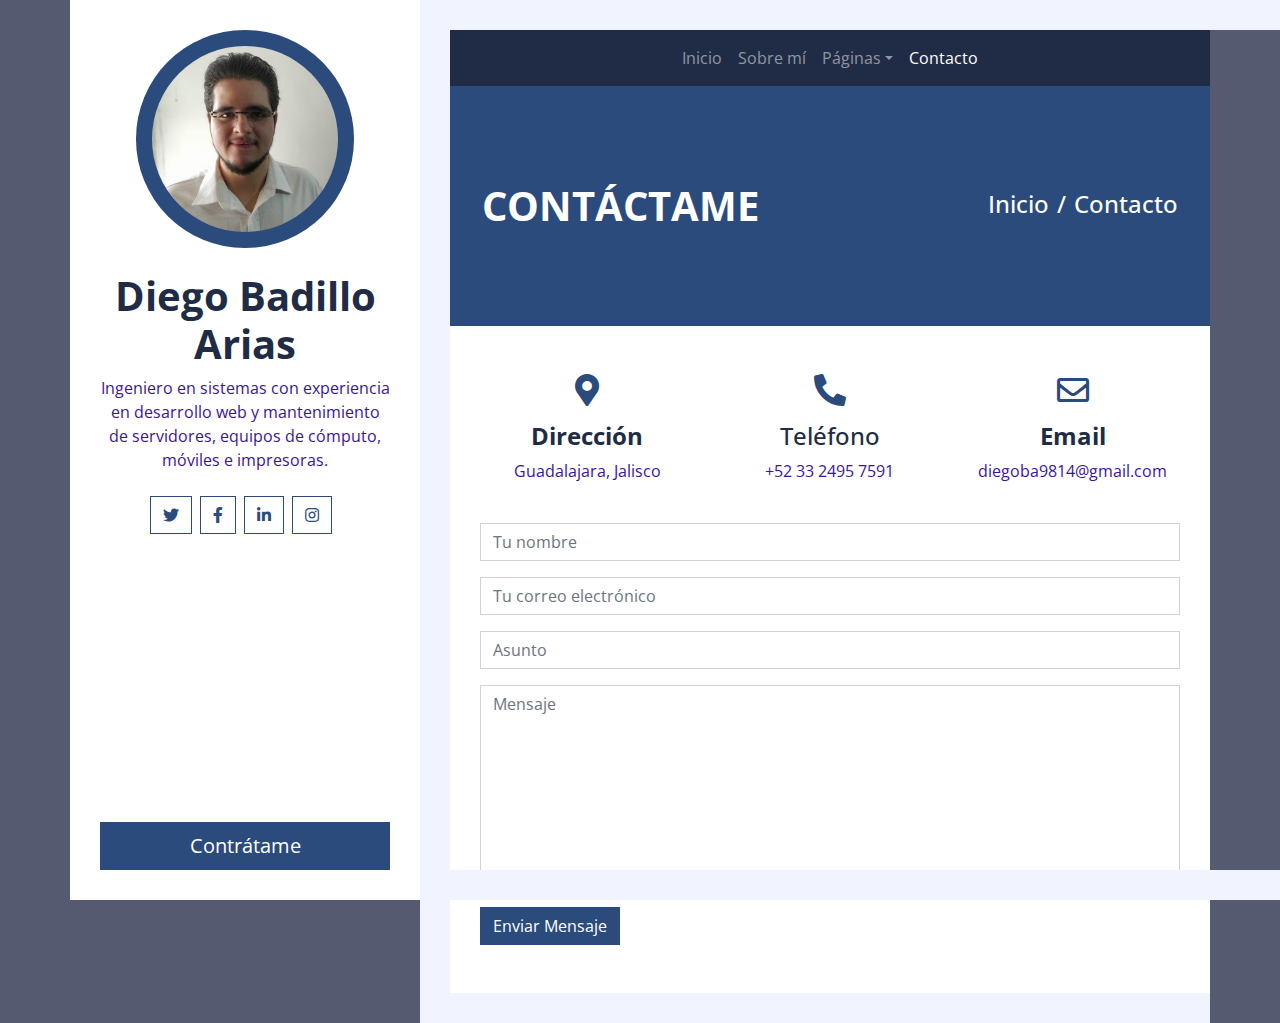
<file: Blog/contact.html>
<!DOCTYPE html>
<html lang="es">
    <head>
        <meta charset="utf-8">
        <title>Diego Badillo - Portafolio</title>
        <meta content="width=device-width, initial-scale=1.0" name="viewport">
        <meta content="Portafolio Profesional" name="keywords">
        <meta content="Portafolio de Diego Badillo Arias, Ingeniero en Sistemas" name="description">

        <!-- Favicon -->
        <link href="img/favicon.ico" rel="icon">

        <!-- Google Fonts -->
        <link href="https://fonts.googleapis.com/css2?family=Open+Sans:300;400;600;700;800&display=swap" rel="stylesheet">

        <!-- Font Awesome -->
        <link href="https://cdnjs.cloudflare.com/ajax/libs/font-awesome/5.10.0/css/all.min.css" rel="stylesheet">

        <!-- Customized Bootstrap Stylesheet -->
        <link href="css/style.css" rel="stylesheet">
    </head>

<body>
    <div class="wrapper">
        <div class="sidebar">
            <div class="sidebar-text d-flex flex-column h-100 justify-content-center text-center">
                <img class="mx-auto d-block w-75 bg-primary img-fluid rounded-circle mb-4 p-3" src="img/perfil.jpg" alt="Foto de perfil">
                <h1 class="font-weight-bold">Diego Badillo Arias</h1>
                <p class="mb-4">
                    Ingeniero en sistemas con experiencia en desarrollo web y mantenimiento de servidores, equipos de cómputo, móviles e impresoras.
                </p>
                <div class="d-flex justify-content-center mb-5">
                    <a class="btn btn-outline-primary mr-2" href="#"><i class="fab fa-twitter"></i></a>
                    <a class="btn btn-outline-primary mr-2" href="#"><i class="fab fa-facebook-f"></i></a>
                    <a class="btn btn-outline-primary mr-2" href="#"><i class="fab fa-linkedin-in"></i></a>
                    <a class="btn btn-outline-primary mr-2" href="#"><i class="fab fa-instagram"></i></a>
                </div>
                <a href="CV.html" class="btn btn-lg btn-block btn-primary mt-auto">Contrátame</a>
            </div>
            <div class="sidebar-icon d-flex flex-column h-100 justify-content-center text-right">
                <i class="fas fa-2x fa-angle-double-right text-primary"></i>
            </div>
        </div>
        <div class="content">
            <!-- Barra de navegación -->
            <div class="container p-0">
                <nav class="navbar navbar-expand-lg bg-secondary navbar-dark">
                    <a href="" class="navbar-brand d-block d-lg-none">Navegación</a>
                    <button type="button" class="navbar-toggler" data-toggle="collapse" data-target="#navbarCollapse">
                        <span class="navbar-toggler-icon"></span>
                    </button>
                    <div class="collapse navbar-collapse justify-content-between" id="navbarCollapse">
                        <div class="navbar-nav m-auto">
                            <a href="index.html" class="nav-item nav-link">Inicio</a>
                            <a href="about.html" class="nav-item nav-link">Sobre mí</a>
                            <div class="nav-item dropdown">
                                <a href="#" class="nav-link dropdown-toggle" data-toggle="dropdown">Páginas</a>
                                <div class="dropdown-menu">
                                    <a href="blog.html" class="dropdown-item">Blog</a>
                                    <a href="single.html" class="dropdown-item">Detalle de Artículo</a>
                                </div>
                            </div>
                            <a href="contact.html" class="nav-item nav-link active">Contacto</a>
                        </div>
                    </div>
                </nav>
            </div>
            <!-- Fin de barra de navegación -->

            <!-- Encabezado -->
            <div class="container py-5 px-2 bg-primary">
                <div class="row py-5 px-4">
                    <div class="col-sm-6 text-center text-md-left">
                        <h1 class="mb-3 mb-md-0 text-white text-uppercase font-weight-bold">Contáctame</h1>
                    </div>
                    <div class="col-sm-6 text-center text-md-right">
                        <div class="d-inline-flex pt-2">
                            <h4 class="m-0 text-white"><a class="text-white" href="">Inicio</a></h4>
                            <h4 class="m-0 text-white px-2">/</h4>
                            <h4 class="m-0 text-white">Contacto</h4>
                        </div>
                    </div>
                </div>
            </div>
            <!-- Fin de encabezado -->


            <!-- Formulario de contacto -->
            <div class="container bg-white pt-5">
                <div class="row px-3 pb-2">
                    <div class="col-sm-4 text-center mb-3">
                        <i class="fa fa-2x fa-map-marker-alt mb-3 text-primary"></i>
                        <h4 class="font-weight-bold">Dirección</h4>
                        <p>Guadalajara, Jalisco</p>
                    </div>
                    <div class="col-sm-4 text-center mb-3">
                        <i class="fa fa-2x fa-phone-alt mb-3 text-primary"></i>
                        <h4 class="fontweight-bold">Teléfono</h4>
                        <p>+52 33 2495 7591</p>
                    </div>
                    <div class="col-sm-4 text-center mb-3">
                        <i class="far fa-2x fa-envelope mb-3 text-primary"></i>
                        <h4 class="font-weight-bold">Email</h4>
                        <p>diegoba9814@gmail.com</p>
                    </div>
                </div>
                <div class="col-md-12 pb-5">
                    <div class="contact-form">
                        <div id="success"></div>
                        <form name="sentMessage" id="contactForm" action="https://formspree.io/f/diegoba9814@gmail.com" method="POST">
                            <div class="control-group">
                                <input type="text" class="form-control" id="name" name="name" placeholder="Tu nombre" required="required" data-validation-required-message="Por favor ingresa tu nombre" />
                                <p class="help-block text-danger"></p>
                            </div>
                            <div class="control-group">
                                <input type="email" class="form-control" id="email" name="email" placeholder="Tu correo electrónico" required="required" data-validation-required-message="Por favor ingresa tu correo" />
                                <p class="help-block text-danger"></p>
                            </div>
                            <div class="control-group">
                                <input type="text" class="form-control" id="subject" name="subject" placeholder="Asunto" required="required" data-validation-required-message="Por favor ingresa un asunto" />
                                <p class="help-block text-danger"></p>
                            </div>
                            <div class="control-group">
                                <textarea class="form-control" rows="8" id="message" name="message" placeholder="Mensaje" required="required" data-validation-required-message="Por favor ingresa tu mensaje"></textarea>
                                <p class="help-block text-danger"></p>
                            </div>
                            <div>
                                <button class="btn btn-primary" type="submit" id="sendMessageButton">Enviar Mensaje</button>
                            </div>
                        </form>
                    </div>
                </div>
            </div>
            <!-- Fin de formulario de contacto -->
            
            <!-- Fin de pie de página -->
        </div>
    </div>

    <!-- Botón para volver arriba -->
    <a href="#" class="back-to-top"><i class="fa fa-angle-double-up"></i></a>

    <!-- Librerías JavaScript -->
    <script src="https://code.jquery.com/jquery-3.4.1.min.js"></script>
    <script src="https://stackpath.bootstrapcdn.com/bootstrap/4.4.1/js/bootstrap.bundle.min.js"></script>
    <script src="lib/easing/easing.min.js"></script>
    <script src="lib/waypoints/waypoints.min.js"></script>

    <!-- Archivos JavaScript para contacto -->
    <script src="mail/jqBootstrapValidation.min.js"></script>
    <script src="mail/contact.js"></script>

    <!-- JavaScript principal -->
    <script src="js/main.js"></script>
</body>
</html>
</file>
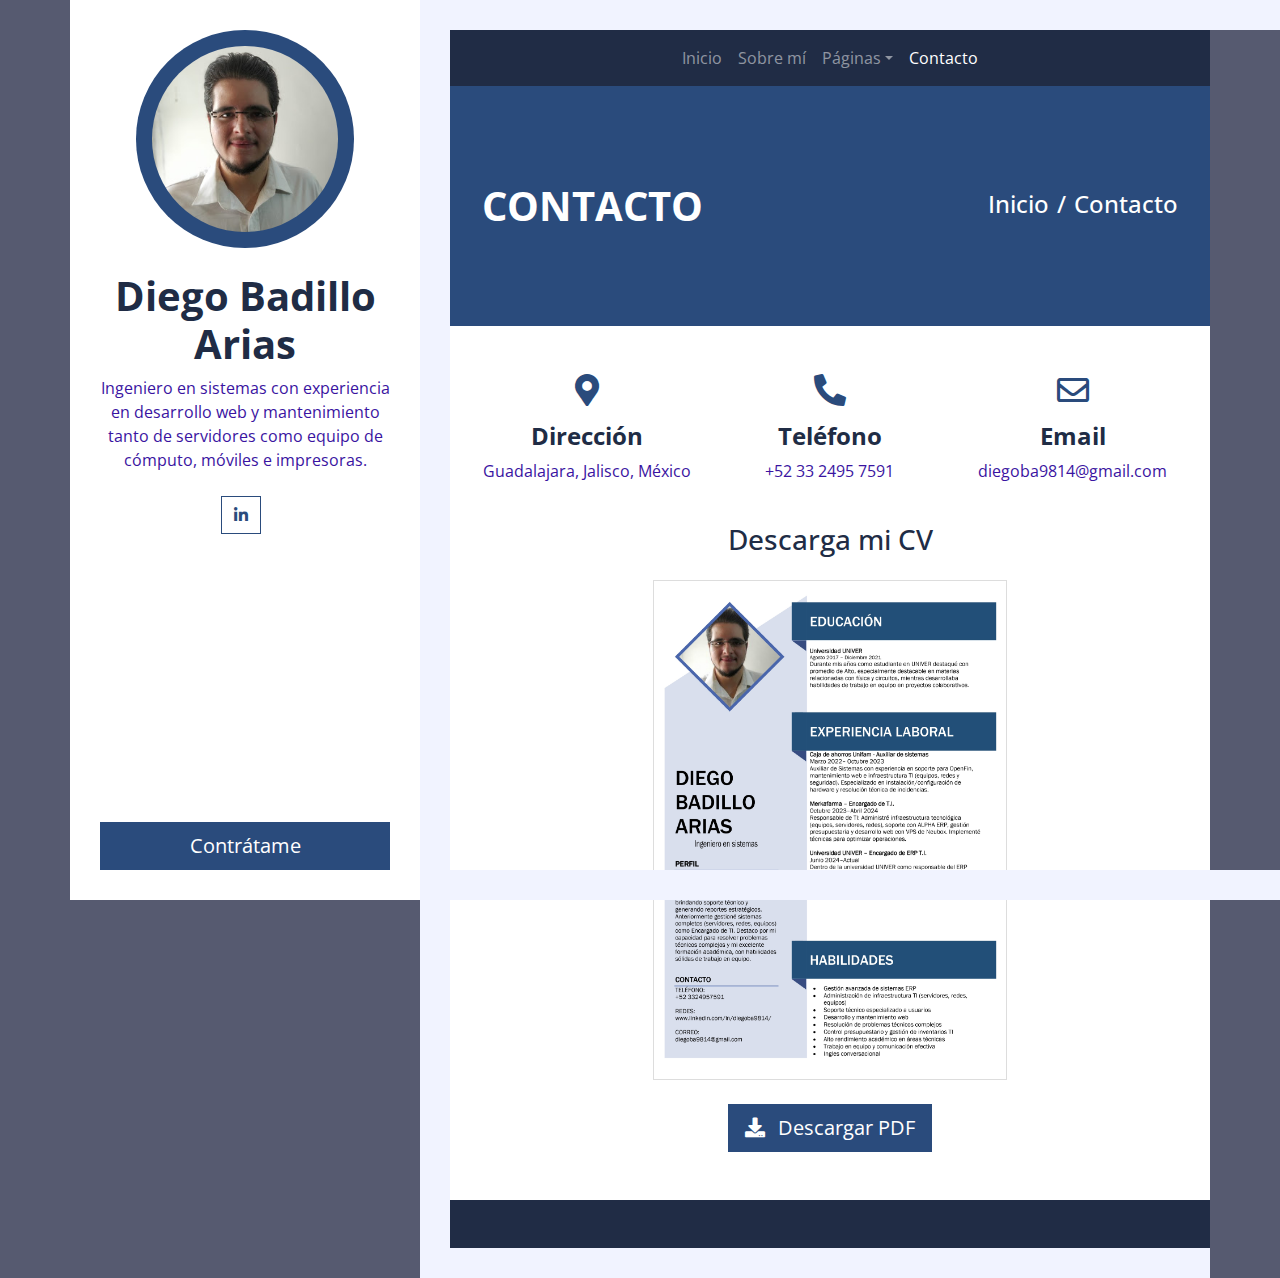
<file: Blog/CV.html>
<!DOCTYPE html>
<html lang="es">
    <head>
        <meta charset="utf-8">
        <title>Diego Badillo - Blog Personal</title>
        <meta content="width=device-width, initial-scale=1.0" name="viewport">
        <meta content="Blog personal de Diego Badillo, ingeniero en sistemas" name="keywords">
        <meta content="Contacta a Diego Badillo, ingeniero en sistemas" name="description">

        <!-- Favicon -->
        <link href="img/favicon.ico" rel="icon">

        <!-- Google Fonts -->
        <link href="https://fonts.googleapis.com/css2?family=Open+Sans:300;400;600;700;800&display=swap" rel="stylesheet">

        <!-- Font Awesome -->
        <link href="https://cdnjs.cloudflare.com/ajax/libs/font-awesome/5.10.0/css/all.min.css" rel="stylesheet">

        <!-- Customized Bootstrap Stylesheet -->
        <link href="css/style.css" rel="stylesheet">
    </head>

    <body>
        <div class="wrapper">
            <div class="sidebar">
                <div class="sidebar-text d-flex flex-column h-100 justify-content-center text-center">
                    <img class="mx-auto d-block w-75 bg-primary img-fluid rounded-circle mb-4 p-3" src="img/perfil.jpg" alt="Imagen de perfil">
                    <h1 class="font-weight-bold">Diego Badillo Arias</h1>
                    <p class="mb-4">
                        Ingeniero en sistemas con experiencia en desarrollo web y mantenimiento tanto de servidores como equipo de cómputo, móviles e impresoras.
                    </p>
                    <div class="d-flex justify-content-center mb-5">
                        <a class="btn btn-outline-primary mr-2" href="https://www.linkedin.com/in/diegobadilloarias/"><i class="fab fa-linkedin-in"></i></a>
                    </div>
                    <a href="" class="btn btn-lg btn-block btn-primary mt-auto">Contrátame</a>
                </div>
                <div class="sidebar-icon d-flex flex-column h-100 justify-content-center text-right">
                    <i class="fas fa-2x fa-angle-double-right text-primary"></i>
                </div>
            </div>
            <div class="content">
                <!-- Barra de Navegación -->
                <div class="container p-0">
                    <nav class="navbar navbar-expand-lg bg-secondary navbar-dark">
                        <a href="" class="navbar-brand d-block d-lg-none">Menú</a>
                        <button type="button" class="navbar-toggler" data-toggle="collapse" data-target="#navbarCollapse">
                            <span class="navbar-toggler-icon"></span>
                        </button>
                        <div class="collapse navbar-collapse justify-content-between" id="navbarCollapse">
                            <div class="navbar-nav m-auto">
                                <a href="index.html" class="nav-item nav-link">Inicio</a>
                                <a href="about.html" class="nav-item nav-link">Sobre mí</a>
                                <div class="nav-item dropdown">
                                    <a href="#" class="nav-link dropdown-toggle" data-toggle="dropdown">Páginas</a>
                                    <div class="dropdown-menu">
                                        <a href="blog.html" class="dropdown-item">Blog</a>
                                        <a href="single.html" class="dropdown-item">Detalle de Artículo</a>
                                    </div>
                                </div>
                                <a href="contact.html" class="nav-item nav-link active">Contacto</a>
                            </div>
                        </div>
                    </nav>
                </div>

                <!-- Encabezado de Página -->
                <div class="container py-5 px-2 bg-primary">
                    <div class="row py-5 px-4">
                        <div class="col-sm-6 text-center text-md-left">
                            <h1 class="mb-3 mb-md-0 text-white text-uppercase font-weight-bold">Contacto</h1>
                        </div>
                        <div class="col-sm-6 text-center text-md-right">
                            <div class="d-inline-flex pt-2">
                                <h4 class="m-0 text-white"><a class="text-white" href="">Inicio</a></h4>
                                <h4 class="m-0 text-white px-2">/</h4>
                                <h4 class="m-0 text-white">Contacto</h4>
                            </div>
                        </div>
                    </div>
                </div>

                <!-- Sección de Contacto -->
                <div class="container bg-white pt-5">
                    <div class="row px-3 pb-2">
                        <div class="col-sm-4 text-center mb-3">
                            <i class="fa fa-2x fa-map-marker-alt mb-3 text-primary"></i>
                            <h4 class="font-weight-bold">Dirección</h4>
                            <p>Guadalajara, Jalisco, México</p>
                        </div>
                        <div class="col-sm-4 text-center mb-3">
                            <i class="fa fa-2x fa-phone-alt mb-3 text-primary"></i>
                            <h4 class="font-weight-bold">Teléfono</h4>
                            <p>+52 33 2495 7591</p>
                        </div>
                        <div class="col-sm-4 text-center mb-3">
                            <i class="far fa-2x fa-envelope mb-3 text-primary"></i>
                            <h4 class="font-weight-bold">Email</h4>
                            <p>diegoba9814@gmail.com</p>
                        </div>
                    </div>
                    <div class="col-md-12 pb-5 text-center">
                        <div class="download-cv">
                            <h3 class="mb-4">Descarga mi CV</h3>
                            <img src="img/CV.jpg" alt="Vista previa del CV" class="img-fluid mb-4" style="max-height: 500px; border: 1px solid #ddd;">
                            <div>
                                <a href="img/miCV.pdf" class="btn btn-primary btn-lg" download>
                                    <i class="fa fa-download mr-2"></i> Descargar PDF
                                </a>
                            </div>
                        </div>
                    </div>
                </div>

                <!-- Pie de Página -->
                <div class="container py-4 bg-secondary text-center">
                    <p class="m-0 text-white">
                      
                    </p>
                </div>
            </div>
        </div>

        <!-- Botón para volver arriba -->
        <a href="#" class="back-to-top"><i class="fa fa-angle-double-up"></i></a>

        <!-- Librerías JavaScript -->
        <script src="https://code.jquery.com/jquery-3.4.1.min.js"></script>
        <script src="https://stackpath.bootstrapcdn.com/bootstrap/4.4.1/js/bootstrap.bundle.min.js"></script>
        <script src="lib/easing/easing.min.js"></script>
        <script src="lib/waypoints/waypoints.min.js"></script>

        <!-- Template Javascript -->
        <script src="js/main.js"></script>
    </body>
</html>
</file>
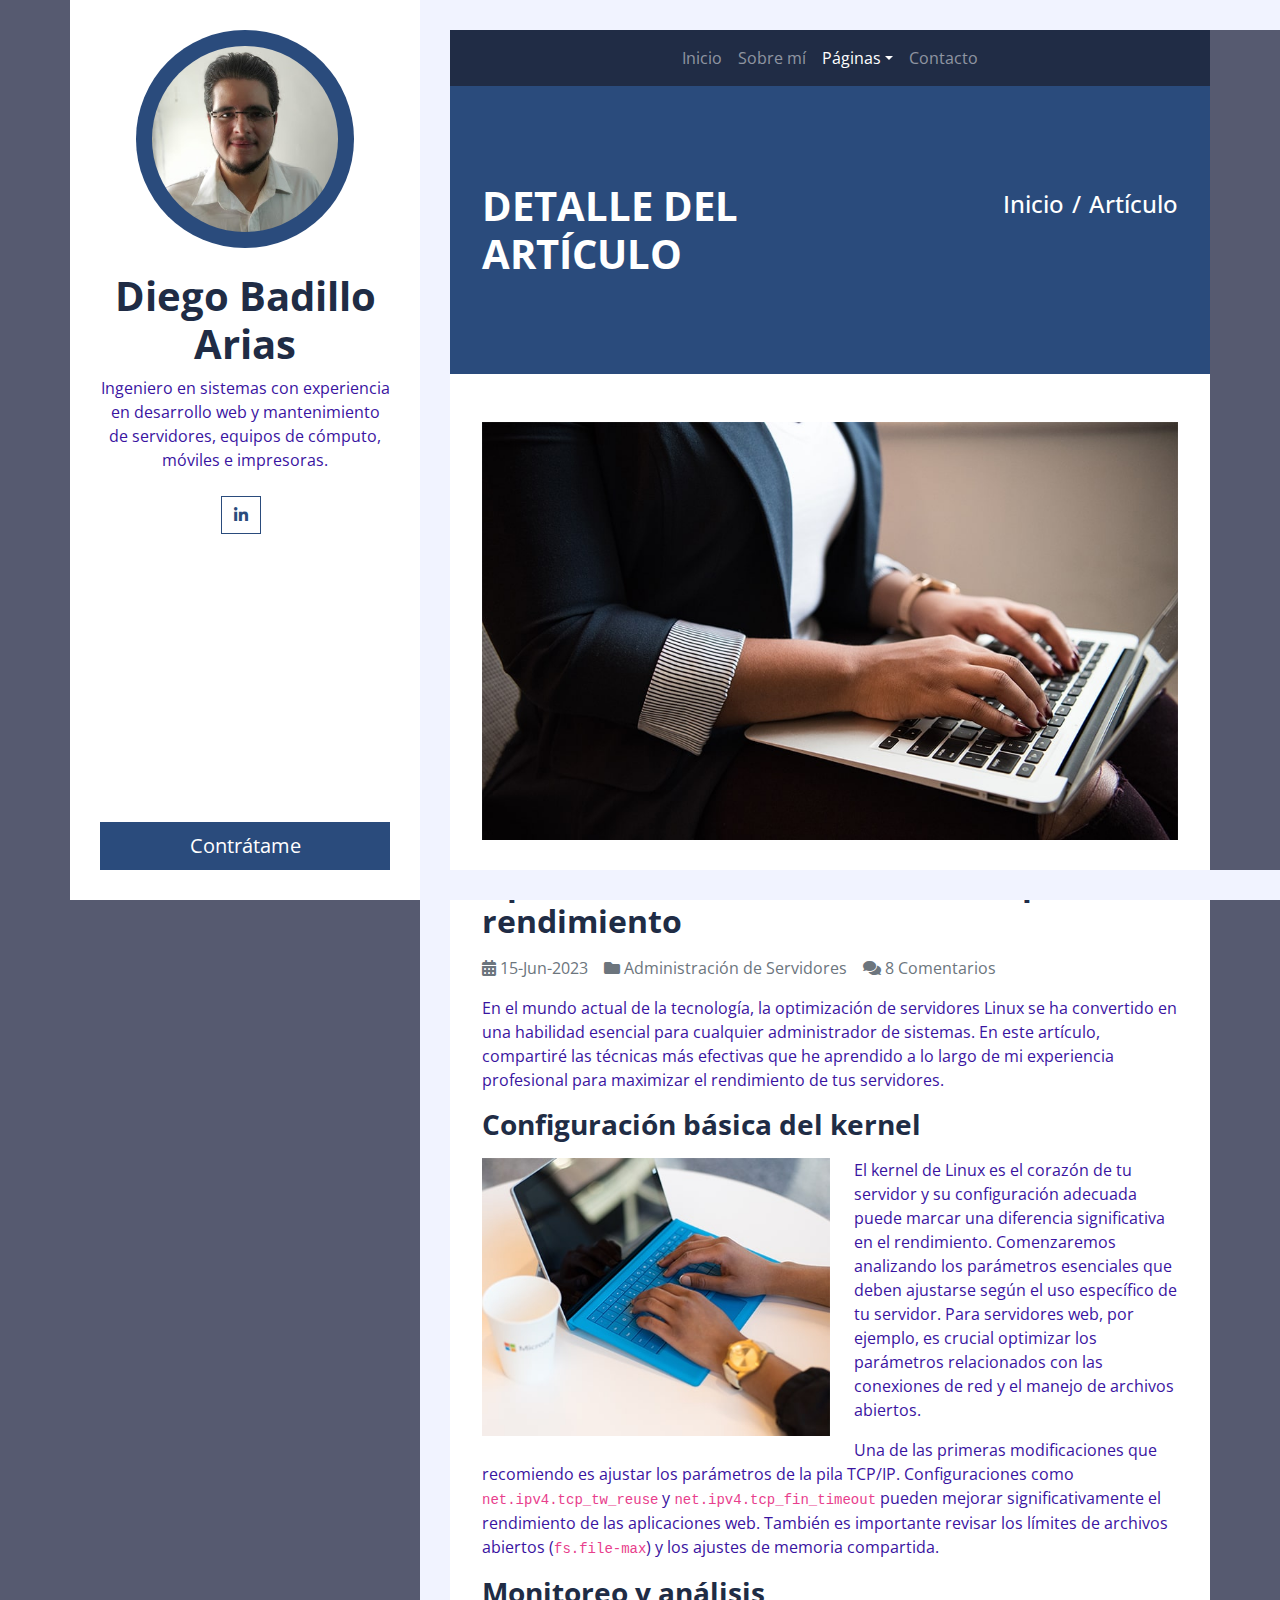
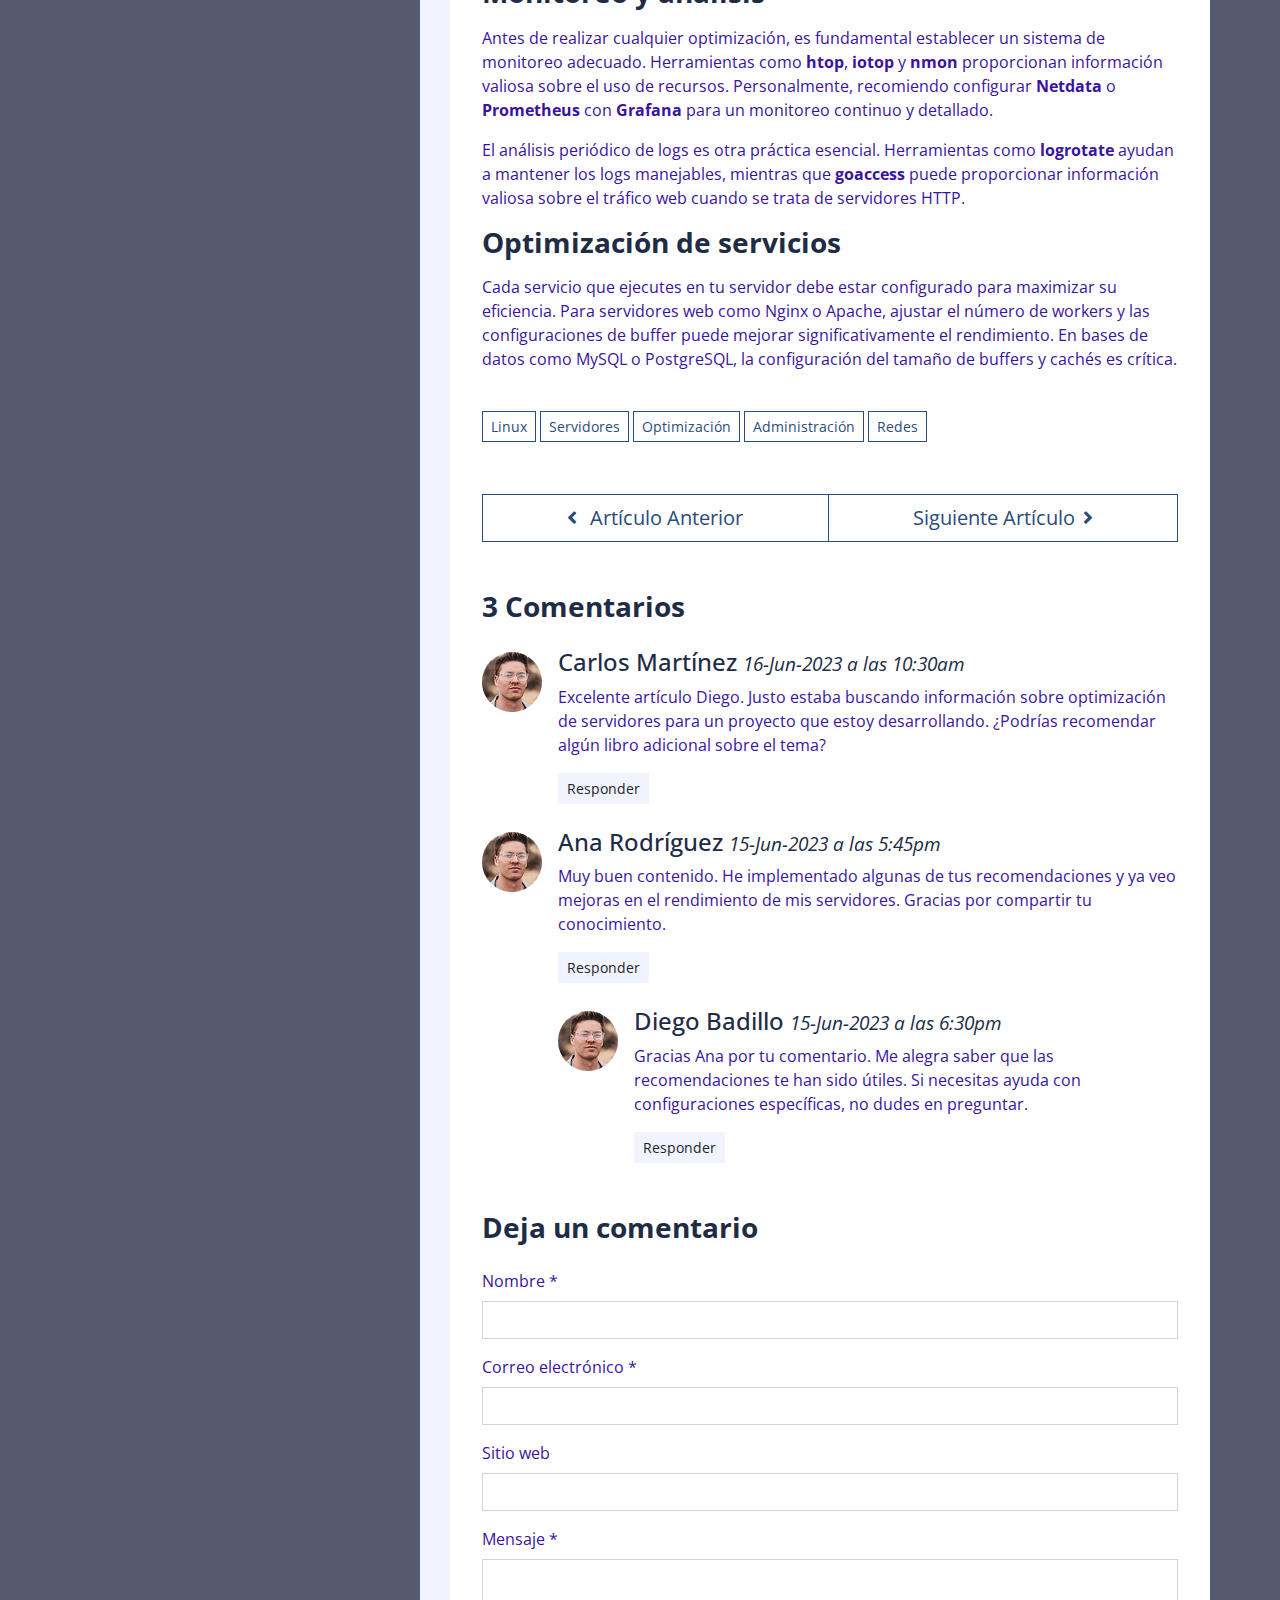
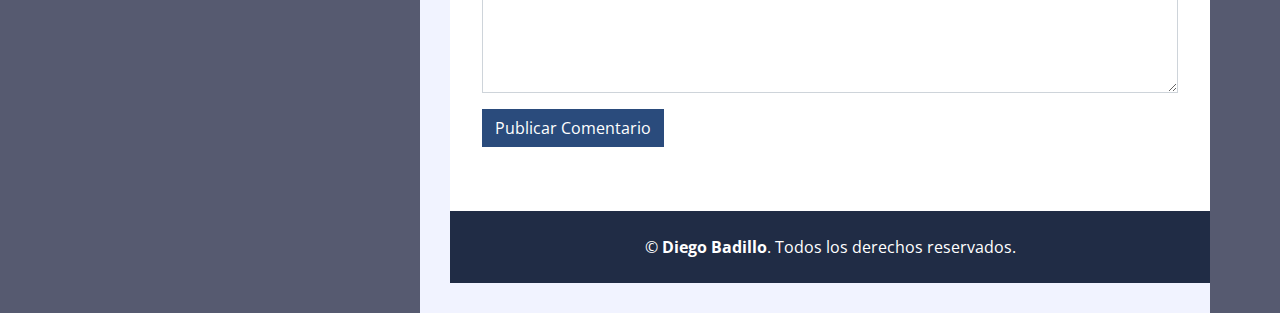
<file: Blog/single.html>
<!DOCTYPE html>
<html lang="es">
    <head>
        <meta charset="utf-8">
        <title>Detalle de Artículo | Diego Badillo</title>
        <meta content="width=device-width, initial-scale=1.0" name="viewport">
        <meta content="Blog personal de Diego Badillo, ingeniero en sistemas" name="keywords">
        <meta content="Artículo detallado sobre tecnología y desarrollo web" name="description">

        <!-- Favicon -->
        <link href="img/favicon.ico" rel="icon">

        <!-- Google Fonts -->
        <link href="https://fonts.googleapis.com/css2?family=Open+Sans:300;400;600;700;800&display=swap" rel="stylesheet">

        <!-- Font Awesome -->
        <link href="https://cdnjs.cloudflare.com/ajax/libs/font-awesome/5.10.0/css/all.min.css" rel="stylesheet">

        <!-- Customized Bootstrap Stylesheet -->
        <link href="css/style.css" rel="stylesheet">
    </head>

    <body>
        <div class="wrapper">
            <div class="sidebar">
                <div class="sidebar-text d-flex flex-column h-100 justify-content-center text-center">
                    <img class="mx-auto d-block w-75 bg-primary img-fluid rounded-circle mb-4 p-3" src="img/perfil.jpg" alt="Imagen de perfil">
                    <h1 class="font-weight-bold">Diego Badillo Arias</h1>
                    <p class="mb-4">
                        Ingeniero en sistemas con experiencia en desarrollo web y mantenimiento de servidores, equipos de cómputo, móviles e impresoras.
                    </p>
                    <div class="d-flex justify-content-center mb-5">
                        <a class="btn btn-outline-primary mr-2" href="https://www.linkedin.com/in/diegobadilloarias/"><i class="fab fa-linkedin-in"></i></a>
                    </div>
                    <a href="CV.html" class="btn btn-lg btn-block btn-primary mt-auto">Contrátame</a>
                </div>
                <div class="sidebar-icon d-flex flex-column h-100 justify-content-center text-right">
                    <i class="fas fa-2x fa-angle-double-right text-primary"></i>
                </div>
            </div>
            <div class="content">
                <!-- Barra de Navegación -->
                <div class="container p-0">
                    <nav class="navbar navbar-expand-lg bg-secondary navbar-dark">
                        <a href="" class="navbar-brand d-block d-lg-none">Menú</a>
                        <button type="button" class="navbar-toggler" data-toggle="collapse" data-target="#navbarCollapse">
                            <span class="navbar-toggler-icon"></span>
                        </button>
                        <div class="collapse navbar-collapse justify-content-between" id="navbarCollapse">
                            <div class="navbar-nav m-auto">
                                <a href="index.html" class="nav-item nav-link">Inicio</a>
                                <a href="about.html" class="nav-item nav-link">Sobre mí</a>
                                <div class="nav-item dropdown">
                                    <a href="#" class="nav-link dropdown-toggle active" data-toggle="dropdown">Páginas</a>
                                    <div class="dropdown-menu">
                                        <a href="blog.html" class="dropdown-item">Blog</a>
                                        <a href="single.html" class="dropdown-item">Detalle de Artículo</a>
                                    </div>
                                </div>
                                <a href="contact.html" class="nav-item nav-link">Contacto</a>
                            </div>
                        </div>
                    </nav>
                </div>

                <!-- Encabezado de Página -->
                <div class="container py-5 px-2 bg-primary">
                    <div class="row py-5 px-4">
                        <div class="col-sm-6 text-center text-md-left">
                            <h1 class="mb-3 mb-md-0 text-white text-uppercase font-weight-bold">Detalle del Artículo</h1>
                        </div>
                        <div class="col-sm-6 text-center text-md-right">
                            <div class="d-inline-flex pt-2">
                                <h4 class="m-0 text-white"><a class="text-white" href="">Inicio</a></h4>
                                <h4 class="m-0 text-white px-2">/</h4>
                                <h4 class="m-0 text-white">Artículo</h4>
                            </div>
                        </div>
                    </div>
                </div>

                <!-- Detalle del Artículo -->
                <div class="container py-5 px-2 bg-white">
                    <div class="row px-4">
                        <div class="col-12">
                            <img class="img-fluid mb-4" src="img/detail.jpg" alt="Imagen principal del artículo">
                            <h2 class="mb-3 font-weight-bold">Optimización de servidores Linux para alto rendimiento</h2>
                            <div class="d-flex">
                                <p class="mr-3 text-muted"><i class="fa fa-calendar-alt"></i> 15-Jun-2023</p>
                                <p class="mr-3 text-muted"><i class="fa fa-folder"></i> Administración de Servidores</p>
                                <p class="mr-3 text-muted"><i class="fa fa-comments"></i> 8 Comentarios</p>
                            </div>
                            <p>En el mundo actual de la tecnología, la optimización de servidores Linux se ha convertido en una habilidad esencial para cualquier administrador de sistemas. En este artículo, compartiré las técnicas más efectivas que he aprendido a lo largo de mi experiencia profesional para maximizar el rendimiento de tus servidores.</p>
                            
                            <h3 class="mb-3 font-weight-bold">Configuración básica del kernel</h3>
                            <img class="w-50 float-left mr-4 mb-3" src="img/blog-1.jpg" alt="Terminal de Linux">
                            <p>El kernel de Linux es el corazón de tu servidor y su configuración adecuada puede marcar una diferencia significativa en el rendimiento. Comenzaremos analizando los parámetros esenciales que deben ajustarse según el uso específico de tu servidor. Para servidores web, por ejemplo, es crucial optimizar los parámetros relacionados con las conexiones de red y el manejo de archivos abiertos.</p>
                            
                            <p>Una de las primeras modificaciones que recomiendo es ajustar los parámetros de la pila TCP/IP. Configuraciones como <code>net.ipv4.tcp_tw_reuse</code> y <code>net.ipv4.tcp_fin_timeout</code> pueden mejorar significativamente el rendimiento de las aplicaciones web. También es importante revisar los límites de archivos abiertos (<code>fs.file-max</code>) y los ajustes de memoria compartida.</p>
                            
                            <h3 class="mb-3 font-weight-bold">Monitoreo y análisis</h3>
                            <p>Antes de realizar cualquier optimización, es fundamental establecer un sistema de monitoreo adecuado. Herramientas como <strong>htop</strong>, <strong>iotop</strong> y <strong>nmon</strong> proporcionan información valiosa sobre el uso de recursos. Personalmente, recomiendo configurar <strong>Netdata</strong> o <strong>Prometheus</strong> con <strong>Grafana</strong> para un monitoreo continuo y detallado.</p>
                            
                            <p>El análisis periódico de logs es otra práctica esencial. Herramientas como <strong>logrotate</strong> ayudan a mantener los logs manejables, mientras que <strong>goaccess</strong> puede proporcionar información valiosa sobre el tráfico web cuando se trata de servidores HTTP.</p>
                            
                            <h3 class="mb-3 font-weight-bold">Optimización de servicios</h3>
                            <p>Cada servicio que ejecutes en tu servidor debe estar configurado para maximizar su eficiencia. Para servidores web como Nginx o Apache, ajustar el número de workers y las configuraciones de buffer puede mejorar significativamente el rendimiento. En bases de datos como MySQL o PostgreSQL, la configuración del tamaño de buffers y cachés es crítica.</p>
                        </div>
                        
                        <div class="col-12 py-4">
                            <a href="" class="btn btn-sm btn-outline-primary mb-1">Linux</a>
                            <a href="" class="btn btn-sm btn-outline-primary mb-1">Servidores</a>
                            <a href="" class="btn btn-sm btn-outline-primary mb-1">Optimización</a>
                            <a href="" class="btn btn-sm btn-outline-primary mb-1">Administración</a>
                            <a href="" class="btn btn-sm btn-outline-primary mb-1">Redes</a>
                        </div>
                        
                        <div class="col-12 py-4">
                            <div class="btn-group btn-group-lg w-100">
                                <button type="button" class="btn btn-outline-primary"><i class="fa fa-angle-left mr-2"></i> Artículo Anterior</button>
                                <button type="button" class="btn btn-outline-primary">Siguiente Artículo<i class="fa fa-angle-right ml-2"></i></button>
                            </div> 
                        </div>
                        
                        <div class="col-12 py-4">
                            <h3 class="mb-4 font-weight-bold">3 Comentarios</h3>
                            <div class="media mb-4">
                                <img src="img/user.jpg" alt="Usuario" class="mr-3 mt-1 rounded-circle" style="width:60px;">
                                <div class="media-body">
                                    <h4>Carlos Martínez <small><i>16-Jun-2023 a las 10:30am</i></small></h4>
                                    <p>Excelente artículo Diego. Justo estaba buscando información sobre optimización de servidores para un proyecto que estoy desarrollando. ¿Podrías recomendar algún libro adicional sobre el tema?</p>
                                    <button class="btn btn-sm btn-light">Responder</button>
                                </div>
                            </div>
                            <div class="media mb-4">
                                <img src="img/user.jpg" alt="Usuario" class="mr-3 mt-1 rounded-circle" style="width:60px;">
                                <div class="media-body">
                                    <h4>Ana Rodríguez <small><i>15-Jun-2023 a las 5:45pm</i></small></h4>
                                    <p>Muy buen contenido. He implementado algunas de tus recomendaciones y ya veo mejoras en el rendimiento de mis servidores. Gracias por compartir tu conocimiento.</p>
                                    <button class="btn btn-sm btn-light">Responder</button>
                                    <div class="media mt-4">
                                        <img src="img/user.jpg" alt="Usuario" class="mr-3 mt-1 rounded-circle" style="width:60px;">
                                        <div class="media-body">
                                            <h4>Diego Badillo <small><i>15-Jun-2023 a las 6:30pm</i></small></h4>
                                            <p>Gracias Ana por tu comentario. Me alegra saber que las recomendaciones te han sido útiles. Si necesitas ayuda con configuraciones específicas, no dudes en preguntar.</p>
                                            <button class="btn btn-sm btn-light">Responder</button>
                                        </div>
                                    </div>
                                </div>
                            </div>
                        </div>
                        
                        <div class="col-12">
                            <h3 class="mb-4 font-weight-bold">Deja un comentario</h3>
                            <form>
                                <div class="form-group">
                                    <label for="name">Nombre *</label>
                                    <input type="text" class="form-control" id="name" required>
                                </div>
                                <div class="form-group">
                                    <label for="email">Correo electrónico *</label>
                                    <input type="email" class="form-control" id="email" required>
                                </div>
                                <div class="form-group">
                                    <label for="website">Sitio web</label>
                                    <input type="url" class="form-control" id="website">
                                </div>
                                <div class="form-group">
                                    <label for="message">Mensaje *</label>
                                    <textarea id="message" cols="30" rows="5" class="form-control" required></textarea>
                                </div>
                                <div class="form-group">
                                    <input type="submit" value="Publicar Comentario" class="btn btn-primary">
                                </div>
                            </form>
                        </div>
                    </div>
                </div>
                
                <!-- Pie de Página -->
                <div class="container py-4 bg-secondary text-center">
                    <p class="m-0 text-white">
                        &copy; <a class="text-white font-weight-bold" href="#">Diego Badillo</a>. Todos los derechos reservados.
                    </p>
                </div>
            </div>
        </div>
        
        <!-- Botón para volver arriba -->
        <a href="#" class="back-to-top"><i class="fa fa-angle-double-up"></i></a>
        
        <!-- Librerías JavaScript -->
        <script src="https://code.jquery.com/jquery-3.4.1.min.js"></script>
        <script src="https://stackpath.bootstrapcdn.com/bootstrap/4.4.1/js/bootstrap.bundle.min.js"></script>
        <script src="lib/easing/easing.min.js"></script>
        <script src="lib/waypoints/waypoints.min.js"></script>

        <!-- Template Javascript -->
        <script src="js/main.js"></script>
    </body>
</html>
</file>
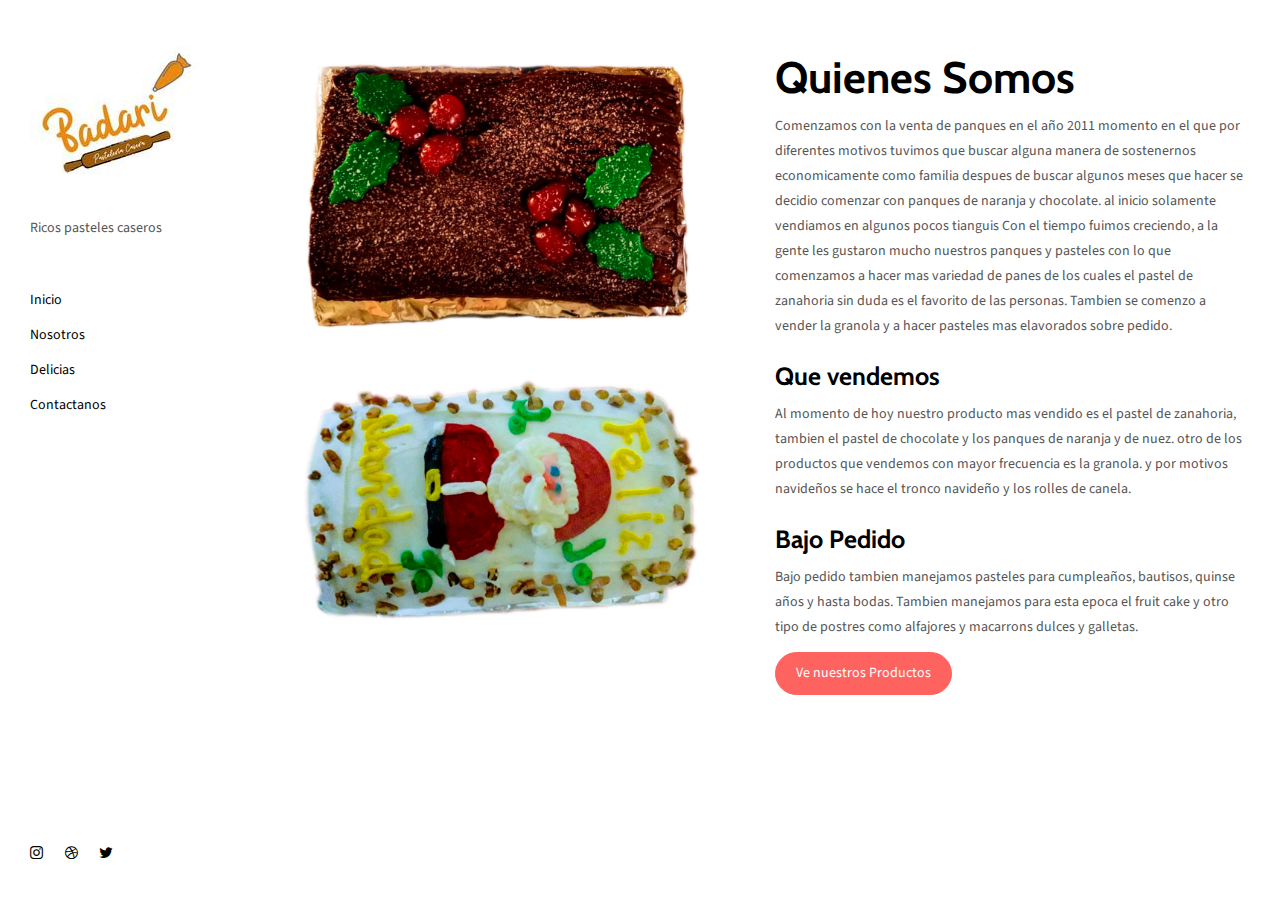
<file: savory/about.html>
<!DOCTYPE html>
<html lang="en">

<head>
  <meta charset="UTF-8">
  <meta content="IE=edge" http-equiv="X-UA-Compatible">
  <meta content="width=device-width,initial-scale=1" name="viewport">
  <meta content="Page description" name="description">
  <meta name="google" content="notranslate" />
  <meta content="Mashup templates have been developped by Orson.io team" name="author">

  <!-- Disable tap highlight on IE -->
  <meta name="msapplication-tap-highlight" content="no">
  <link href="./assets/logobada(1).png" rel="logobada">

 



  <title>Title page</title>  

<link href="./main.82cfd66e.css" rel="stylesheet"></head>

<body>

<!-- Add your content of header -->
<header class="">
  <div class="navbar navbar-default visible-xs">
    <button type="button" class="navbar-toggle collapsed">
      <span class="sr-only">Toggle navigation</span>
      <span class="icon-bar"></span>
      <span class="icon-bar"></span>
      <span class="icon-bar"></span>
    </button>
    <a href="./index.html" class="navbar-brand">Mashup Template</a>
  </div>

  <nav class="sidebar">
    <div class="navbar-collapse" id="navbar-collapse">
      <div class="site-header hidden-xs">
          <a class="site-brand" href="./index.html" title="">
            <img class="img-responsive site-logo" alt="" src="./assets/logoba.jpg">
            
          </a>
        <p>Ricos pasteles caseros </p>
      </div>
      <ul class="nav">
        <li><a href="./index.html" title="">Inicio</a></li>
        <li><a href="./about.html" title="">Nosotros</a></li>
        <li><a href="./services.html" title="">Delicias</a></li>
        <li><a href="./contact.html" title="">Contactanos</a></li>

      </ul>

      <nav class="nav-footer">
        <p class="nav-footer-social-buttons">
          <a class="fa-icon" href="https://www.instagram.com/" title="">
            <i class="fa fa-instagram"></i>
          </a>
          <a class="fa-icon" href="https://facebook.com/" title="">
            <i class="fa fa-dribbble"></i>
          </a>
          <a class="fa-icon" href="https://twitter.com/" title="">
            <i class="fa fa-twitter"></i>
          </a>
        </p>
      </nav>  
    </div> 
  </nav>
</header>
<main class="" id="main-collapse">


<div class="row">
  <div class="col-xs-12 col-md-6">
    <img class="img-responsive" alt="" src="./assets/images/PASTELES NAVIDEÑOS.jpg">
  </div>
  <div class="col-xs-12 col-md-6">
    <h1>Quienes Somos</h1>
    
    <p>Comenzamos con la venta de panques en el año 2011 momento en el que por diferentes motivos tuvimos que buscar alguna manera de sostenernos economicamente como familia 
      despues de buscar algunos meses que hacer se decidio comenzar con panques de naranja y chocolate.
      al inicio solamente vendiamos en algunos pocos tianguis
      Con el tiempo fuimos creciendo, a la gente les gustaron mucho nuestros panques y pasteles con lo que comenzamos a hacer mas variedad de panes de los cuales el pastel de zanahoria sin duda es el favorito de las personas.
      Tambien se comenzo a vender la granola y a hacer pasteles mas elavorados sobre pedido.</p>
    
    <h3>Que vendemos </h3>

    <p>Al momento de hoy nuestro producto mas vendido es el pastel de zanahoria, tambien el pastel de chocolate y los panques de naranja y de nuez. otro de los productos que vendemos con mayor frecuencia es la granola.
      y por motivos navideños se hace el tronco navideño y los rolles de canela.</p>

    <h3>Bajo Pedido </h3>
    
    <p>Bajo pedido tambien manejamos pasteles para cumpleaños, bautisos, quinse años y hasta bodas. Tambien manejamos para esta epoca el fruit cake y otro tipo de postres como alfajores y macarrons dulces y galletas.</p>
   
    
    <a href="services.html" class="btn btn-primary" title=""> Ve nuestros Productos</a>
 </div>
</div>
    
</main>

<script>
document.addEventListener("DOMContentLoaded", function (event) {
  navbarToggleSidebar();
  navActivePage();
});
</script>

<!-- Google Analytics: change UA-XXXXX-X to be your site's ID 

<script>
  (function (i, s, o, g, r, a, m) {
    i['GoogleAnalyticsObject'] = r; i[r] = i[r] || function () {
      (i[r].q = i[r].q || []).push(arguments)
    }, i[r].l = 1 * new Date(); a = s.createElement(o),
      m = s.getElementsByTagName(o)[0]; a.async = 1; a.src = g; m.parentNode.insertBefore(a, m)
  })(window, document, 'script', '//www.google-analytics.com/analytics.js', 'ga');
  ga('create', 'UA-XXXXX-X', 'auto');
  ga('send', 'pageview');
</script>

--> <script type="text/javascript" src="./main.85741bff.js"></script></body>

</html>
</file>
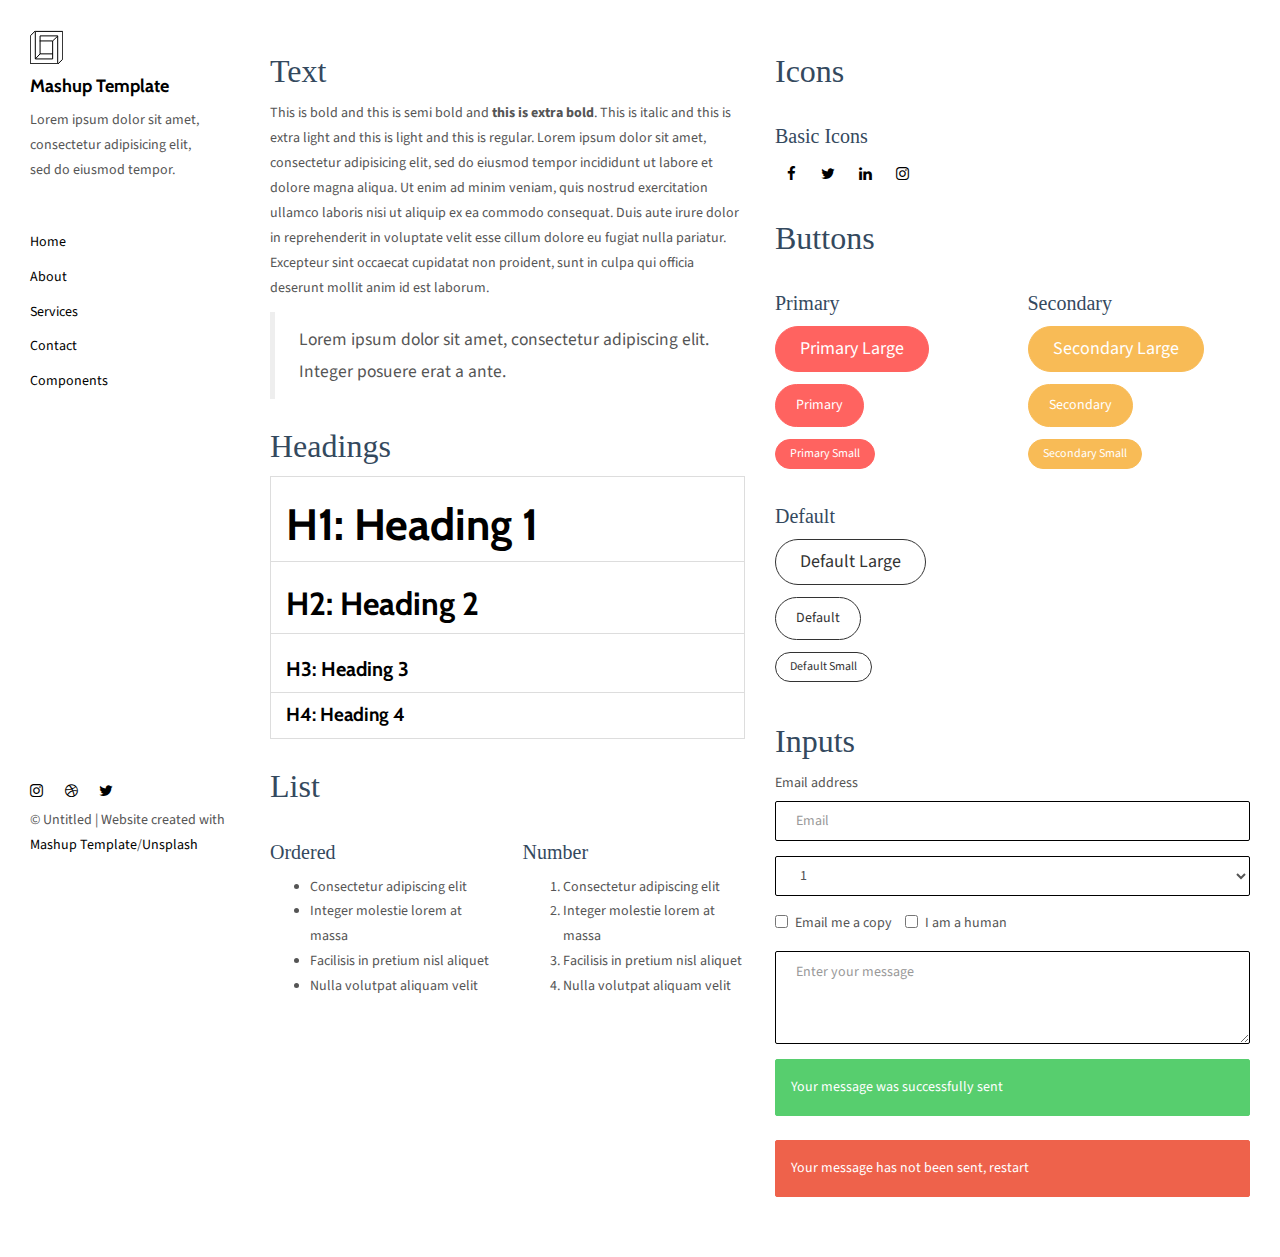
<file: savory/components.html>
<!DOCTYPE html>
<html lang="en">

<head>
  <meta charset="UTF-8">
  <meta content="IE=edge" http-equiv="X-UA-Compatible">
  <meta content="width=device-width,initial-scale=1" name="viewport">
  <meta content="description" name="description">
  <meta name="google" content="notranslate" />
  <meta content="Mashup templates have been developped by Orson.io team" name="author">

  <!-- Disable tap highlight on IE -->
  <meta name="msapplication-tap-highlight" content="no">
  
  <link href="./assets/apple-icon-180x180.png" rel="apple-touch-icon">
  <link href="./assets/favicon.ico" rel="icon">



  <title>Title page</title>  

<link href="./main.82cfd66e.css" rel="stylesheet"></head>

<body>

 <!-- Add your content of header -->
<header class="">
  <div class="navbar navbar-default visible-xs">
    <button type="button" class="navbar-toggle collapsed">
      <span class="sr-only">Toggle navigation</span>
      <span class="icon-bar"></span>
      <span class="icon-bar"></span>
      <span class="icon-bar"></span>
    </button>
    <a href="./index.html" class="navbar-brand">Mashup Template</a>
  </div>

  <nav class="sidebar">
    <div class="navbar-collapse" id="navbar-collapse">
      <div class="site-header hidden-xs">
          <a class="site-brand" href="./index.html" title="">
            <img class="img-responsive site-logo" alt="" src="./assets/images/mashup-logo.svg">
            Mashup Template
          </a>
        <p>Lorem ipsum dolor sit amet, consectetur adipisicing elit, sed do eiusmod
        tempor.</p>
      </div>
      <ul class="nav">
        <li><a href="./index.html" title="">Home</a></li>
        <li><a href="./about.html" title="">About</a></li>
        <li><a href="./services.html" title="">Services</a></li>
        <li><a href="./contact.html" title="">Contact</a></li>
        <li><a href="./components.html" title="">Components</a></li>

      </ul>

      <nav class="nav-footer">
        <p class="nav-footer-social-buttons">
          <a class="fa-icon" href="https://www.instagram.com/" title="">
            <i class="fa fa-instagram"></i>
          </a>
          <a class="fa-icon" href="https://dribbble.com/" title="">
            <i class="fa fa-dribbble"></i>
          </a>
          <a class="fa-icon" href="https://twitter.com/" title="">
            <i class="fa fa-twitter"></i>
          </a>
        </p>
        <p>© Untitled | Website created with <a href="http://www.mashup-template.com/" title="Create website with free html template">Mashup Template</a>/<a href="https://www.unsplash.com/" title="Beautiful Free Images">Unsplash</a></p>
      </nav>  
    </div> 
  </nav>
</header>
<main class="" id="main-collapse">


<!-- Add your site or app content here -->

    <div class="row">
      <div class="col-xs-12 col-md-6">

        <div class="template-example">
          <h2 class="template-title-example">Text</h2>
          <p>This is bold and this is semi bold and <b>this is extra bold</b>. This is italic and this is extra light and this is light
          and this is regular. Lorem ipsum dolor sit amet, consectetur adipisicing elit, sed do eiusmod
          tempor incididunt ut labore et dolore magna aliqua. Ut enim ad minim veniam,
          quis nostrud exercitation ullamco laboris nisi ut aliquip ex ea commodo
          consequat. Duis aute irure dolor in reprehenderit in voluptate velit esse
          cillum dolore eu fugiat nulla pariatur. Excepteur sint occaecat cupidatat non
          proident, sunt in culpa qui officia deserunt mollit anim id est laborum.

          <blockquote>
            <p>Lorem ipsum dolor sit amet, consectetur adipiscing elit. Integer posuere erat a ante.</p>
          </blockquote>
          
          </p>
        </div>

        <div class="template-example">
          <h2 class="template-title-example">Headings</h2>
          
          <table class="table table-bordered">
            <tr><td><h1>H1: Heading 1</h1></td></tr>
            <tr><td><h2>H2: Heading 2</h2></td></tr>
            <tr><td><h3>H3: Heading 3</h3></td></tr>
            <tr><td><h4>H4: Heading 4</h4></td></tr>
          </table>
          
        </div>

        
        <div class="template-example">
          <h2 class="template-title-example">List</h2>
          <div class="row">
            <div class="col-md-6">
              <h3 class="template-title-example">Ordered</h3>
              <ul>
                <li>Consectetur adipiscing elit</li>
                <li>Integer molestie lorem at massa</li>
                <li>Facilisis in pretium nisl aliquet</li>
                <li>Nulla volutpat aliquam velit</li>
              </ul>
            </div>
            <div class="col-md-6">
              <h3 class="template-title-example">Number</h3>
              <ol>
                <li>Consectetur adipiscing elit</li>
                <li>Integer molestie lorem at massa</li>
                <li>Facilisis in pretium nisl aliquet</li>
                <li>Nulla volutpat aliquam velit</li>
              </ol>
            </div>
          </div>
        </div>
        

        
      </div>

      <div class="col-xs-12 col-md-6">
        <div class="template-example">
          <h2 class="template-title-example">Icons</h2>
          
          <div class="row">
            
            <div class="col-md-6">
               <h3 class="template-title-example">Basic Icons</h2>
                <ul class="list-icons">
                  <li>
                    <span class="fa-icon">
                      <i class="fa fa-facebook"></i>
                    </span>
                  </li>
                  <li>
                    <span class="fa-icon">
                      <i class="fa fa-twitter"></i>
                    </span>
                  </li>
                  <li>
                    <span class="fa-icon">
                      <i class="fa fa-linkedin"></i>
                    </span>
                  </li>
                  <li>
                    <span class="fa-icon">
                      <i class="fa fa-instagram"></i>
                    </span>
                  </li>
                </ul>
            </div>

          </div>


          


        </div>

        <div class="template-example">
          <h2 class="template-title-example">Buttons</h2>
          <div class="row">
            <div class="col-md-6">
              <h3 class="template-title-example">Primary</h2>
              <div class="row">
                  <div class="col-md-6">
                  <p><a href="" class="btn btn-primary btn-lg">Primary Large</a></p>
                  <p><a href="" class="btn btn-primary">Primary </a></p>
                  <p><a href="" class="btn btn-primary btn-sm">Primary Small</a></p>
                </div>
              </div>

              <h3 class="template-title-example">Default</h2>
              <div class="row">
                  <div class="col-md-6">
                  <p><a href="" class="btn btn-default btn-lg">Default Large</a></p>
                  <p><a href="" class="btn btn-default">Default </a></p>
                  <p><a href="" class="btn btn-default btn-sm">Default Small</a></p>
                </div>
              </div>

            </div>

            <div class="col-md-6">
              <h3 class="template-title-example">Secondary</h2>
              <div class="row">
                  <div class="col-md-6">
                  <p><a href="" class="btn btn-info btn-lg">Secondary Large</a></p>
                  <p><a href="" class="btn btn-info">Secondary </a></p>
                  <p><a href="" class="btn btn-info btn-sm">Secondary Small</a></p>
                </div>
              </div>
            </div>
          </div>
        </div>
        
        <div class="template-example">
          <h2 class="template-title-example">Inputs</h2>

            <div class="form-group">
              <label for="exampleInputEmail1">Email address</label>
              <input type="email" class="form-control" id="exampleInputEmail1" placeholder="Email">
            </div>

            <div class="form-group">
              <select class="form-control">
                <option>1</option>
                <option>2</option>
                <option>3</option>
                <option>4</option>
                <option>5</option>
              </select>
            </div>

            <div class="form-group">
              <label class="checkbox-inline">
                <input 
                type="checkbox" id="inlineCheckbox1" value="option1"> Email me a copy
              </label>
              <label class="checkbox-inline">
                <input type="checkbox" id="inlineCheckbox2" value="option2"> I am a human
              </label>
            </div>

            <div class="form-group">
              <textarea class="form-control" rows="3" placeholder="Enter your message"></textarea>
            </div>
            
            <div class="alert alert-success" role="alert">Your message was successfully sent</div>
            <div class="alert alert-danger" role="alert">Your message has not been sent, restart</div>
        </div>




      </div>
    </div>
 

</main>

<script>
document.addEventListener("DOMContentLoaded", function (event) {
  navbarToggleSidebar();
  navActivePage();
});
</script>

<!-- Google Analytics: change UA-XXXXX-X to be your site's ID 

<script>
  (function (i, s, o, g, r, a, m) {
    i['GoogleAnalyticsObject'] = r; i[r] = i[r] || function () {
      (i[r].q = i[r].q || []).push(arguments)
    }, i[r].l = 1 * new Date(); a = s.createElement(o),
      m = s.getElementsByTagName(o)[0]; a.async = 1; a.src = g; m.parentNode.insertBefore(a, m)
  })(window, document, 'script', '//www.google-analytics.com/analytics.js', 'ga');
  ga('create', 'UA-XXXXX-X', 'auto');
  ga('send', 'pageview');
</script>

--> <script type="text/javascript" src="./main.85741bff.js"></script></body>

</html>
</file>
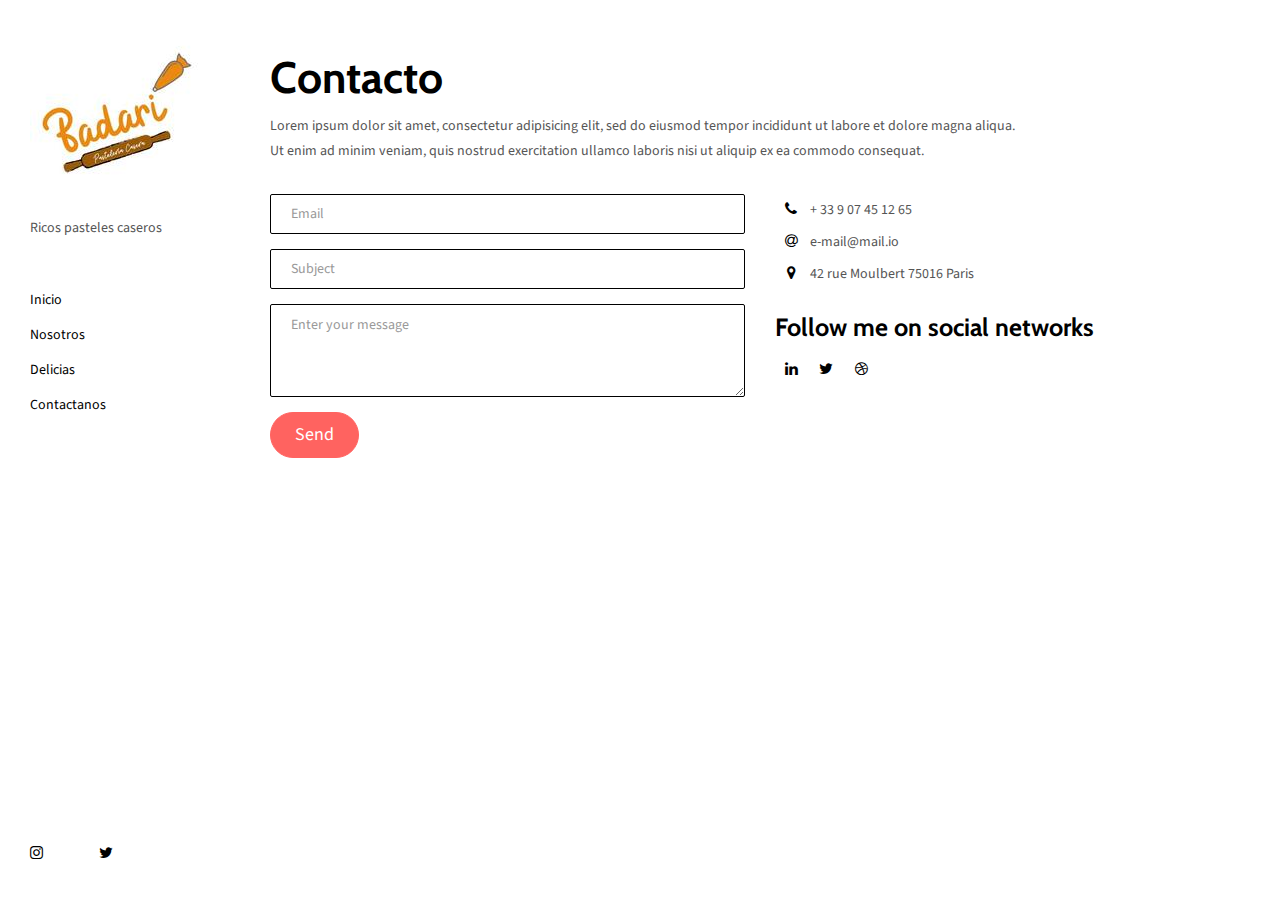
<file: savory/contact.html>
<!DOCTYPE html>
<html lang="en">

<head>
  <meta charset="UTF-8">
  <meta content="IE=edge" http-equiv="X-UA-Compatible">
  <meta content="width=device-width,initial-scale=1" name="viewport">
  <meta content="Page description" name="description">
  <meta name="google" content="notranslate" />
  <meta content="Mashup templates have been developped by Orson.io team" name="author">

  <!-- Disable tap highlight on IE -->
  <meta name="msapplication-tap-highlight" content="no">
  <link href="./assets/logobada(1).png" rel="logobada">

 



  <title>Title page</title>  

<link href="./main.82cfd66e.css" rel="stylesheet"></head>

<body>

<!-- Add your content of header -->
<header class="">
  <div class="navbar navbar-default visible-xs">
    <button type="button" class="navbar-toggle collapsed">
      <span class="sr-only">Toggle navigation</span>
      <span class="icon-bar"></span>
      <span class="icon-bar"></span>
      <span class="icon-bar"></span>
    </button>
    <a href="./index.html" class="navbar-brand">Mashup Template</a>
  </div>

  <nav class="sidebar">
    <div class="navbar-collapse" id="navbar-collapse">
      <div class="site-header hidden-xs">
          <a class="site-brand" href="./index.html" title="">
            <img class="img-responsive site-logo" alt="" src="./assets/logoba.jpg">
            
          </a>
        <p>Ricos pasteles caseros </p>
      </div>
      <ul class="nav">
        <li><a href="./index.html" title="">Inicio</a></li>
        <li><a href="./about.html" title="">Nosotros</a></li>
        <li><a href="./services.html" title="">Delicias</a></li>
        <li><a href="./contact.html" title="">Contactanos</a></li>

      </ul>

      <nav class="nav-footer">
        <p class="nav-footer-social-buttons">
          <a class="fa-icon" href="https://www.instagram.com/" title="">
            <i class="fa fa-instagram"></i>
          </a>
          <a class="fa-icon" href="https://facebook.com/" title="">
            <i class="fa fa- facebook"></i>
          </a>
          <a class="fa-icon" href="https://twitter.com/" title="">
            <i class="fa fa-twitter"></i>
          </a>
        </p>
      </nav>  
    </div> 
  </nav>
</header>
<main class="" id="main-collapse">


<div class="row">
  <div class="col-xs-12">
    <div class="section-container-spacer">
      <h1>Contacto</h1>
      <p>Lorem ipsum dolor sit amet, consectetur adipisicing elit, sed do eiusmod
      tempor incididunt ut labore et dolore magna aliqua. <br>Ut enim ad minim veniam,
      quis nostrud exercitation ullamco laboris nisi ut aliquip ex ea commodo
      consequat.</p>
    </div>
    <div class="section-container-spacer">
       <form action="" class="reveal-content">
          <div class="row">
            <div class="col-md-6">
              <div class="form-group">
                <input type="email" class="form-control" id="email" placeholder="Email">
              </div>
              <div class="form-group">
                <input type="text" class="form-control" id="subject" placeholder="Subject">
              </div>
              <div class="form-group">
                <textarea class="form-control" rows="3" placeholder="Enter your message"></textarea>
              </div>
              <button type="submit" class="btn btn-primary btn-lg">Send</button>
            </div>
            <div class="col-md-6">
              <ul class="list-unstyled address-container">
                <li>
                  <span class="fa-icon">
                    <i class="fa fa-phone" aria-hidden="true"></i>
                  </span>
                  + 33 9 07 45 12 65
                </li>
                <li>
                  <span class="fa-icon">
                    <i class="fa fa-at" aria-hidden="true"></i>
                  </span>
                  e-mail@mail.io
                </li>
                <li>
                  <span class="fa-icon">
                    <i class="fa fa fa-map-marker" aria-hidden="true"></i>
                  </span>
                  42 rue Moulbert 75016 Paris
                </li>
              </ul>
              <h3>Follow me on social networks</h3>
              <a href="https://www.linkedin.com/" title="" class="fa-icon">
                <i class="fa fa-linkedin"></i>
              </a>
              <a href="https://twitter.com/" title="" class="fa-icon">
                <i class="fa fa-twitter"></i>
              </a>
              <a href="https://dribbble.com/" title="" class="fa-icon">
                <i class="fa fa-dribbble"></i>
              </a>
            </div>
          </div>
        </form>
    </div>
  </div>
</div>


</main>

<script>
document.addEventListener("DOMContentLoaded", function (event) {
  navbarToggleSidebar();
  navActivePage();
});
</script>

<!-- Google Analytics: change UA-XXXXX-X to be your site's ID 

<script>
  (function (i, s, o, g, r, a, m) {
    i['GoogleAnalyticsObject'] = r; i[r] = i[r] || function () {
      (i[r].q = i[r].q || []).push(arguments)
    }, i[r].l = 1 * new Date(); a = s.createElement(o),
      m = s.getElementsByTagName(o)[0]; a.async = 1; a.src = g; m.parentNode.insertBefore(a, m)
  })(window, document, 'script', '//www.google-analytics.com/analytics.js', 'ga');
  ga('create', 'UA-XXXXX-X', 'auto');
  ga('send', 'pageview');
</script>

--> <script type="text/javascript" src="./main.85741bff.js"></script></body>

</html>
</file>
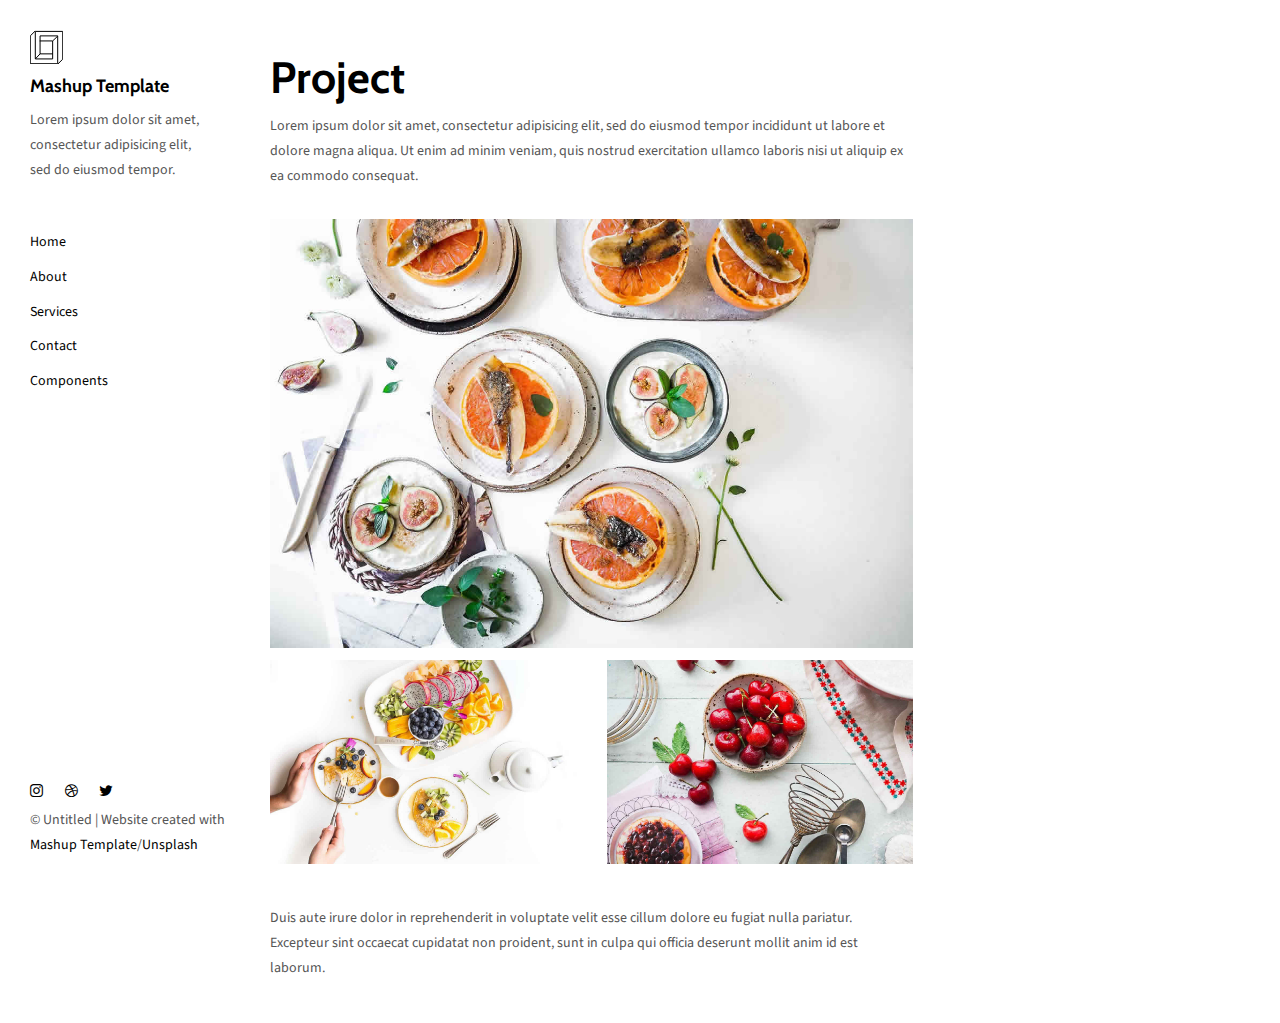
<file: savory/project.html>
<!DOCTYPE html>
<html lang="en">

<head>
  <meta charset="UTF-8">
  <meta content="IE=edge" http-equiv="X-UA-Compatible">
  <meta content="width=device-width,initial-scale=1" name="viewport">
  <meta content="description" name="description">
  <meta name="google" content="notranslate" />
  <meta content="Mashup templates have been developped by Orson.io team" name="author">

  <!-- Disable tap highlight on IE -->
  <meta name="msapplication-tap-highlight" content="no">
  
  <link href="./assets/apple-icon-180x180.png" rel="apple-touch-icon">
  <link href="./assets/favicon.ico" rel="icon">



  <title>Title page</title>  

<link href="./main.82cfd66e.css" rel="stylesheet"></head>

<body>

 <!-- Add your content of header -->
<header class="">
  <div class="navbar navbar-default visible-xs">
    <button type="button" class="navbar-toggle collapsed">
      <span class="sr-only">Toggle navigation</span>
      <span class="icon-bar"></span>
      <span class="icon-bar"></span>
      <span class="icon-bar"></span>
    </button>
    <a href="./index.html" class="navbar-brand">Mashup Template</a>
  </div>

  <nav class="sidebar">
    <div class="navbar-collapse" id="navbar-collapse">
      <div class="site-header hidden-xs">
          <a class="site-brand" href="./index.html" title="">
            <img class="img-responsive site-logo" alt="" src="./assets/images/mashup-logo.svg">
            Mashup Template
          </a>
        <p>Lorem ipsum dolor sit amet, consectetur adipisicing elit, sed do eiusmod
        tempor.</p>
      </div>
      <ul class="nav">
        <li><a href="./index.html" title="">Home</a></li>
        <li><a href="./about.html" title="">About</a></li>
        <li><a href="./services.html" title="">Services</a></li>
        <li><a href="./contact.html" title="">Contact</a></li>
        <li><a href="./components.html" title="">Components</a></li>

      </ul>

      <nav class="nav-footer">
        <p class="nav-footer-social-buttons">
          <a class="fa-icon" href="https://www.instagram.com/" title="">
            <i class="fa fa-instagram"></i>
          </a>
          <a class="fa-icon" href="https://dribbble.com/" title="">
            <i class="fa fa-dribbble"></i>
          </a>
          <a class="fa-icon" href="https://twitter.com/" title="">
            <i class="fa fa-twitter"></i>
          </a>
        </p>
        <p>© Untitled | Website created with <a href="http://www.mashup-template.com/" title="Create website with free html template">Mashup Template</a>/<a href="https://www.unsplash.com/" title="Beautiful Free Images">Unsplash</a></p>
      </nav>  
    </div> 
  </nav>
</header>
<main class="" id="main-collapse">


<div class="row">
  <div class="col-xs-12 col-md-8">

    <div class="section-container-spacer">
        <h1>Project</h1>
        <p>Lorem ipsum dolor sit amet, consectetur adipisicing elit, sed do eiusmod
          tempor incididunt ut labore et dolore magna aliqua. Ut enim ad minim veniam,
          quis nostrud exercitation ullamco laboris nisi ut aliquip ex ea commodo
          consequat.</p>
    </div>

    <div class="section-container-spacer">
      <p><img class="img-responsive" alt="" src="./assets/images/img-12.jpg"></p>
      <div class="row">
          <div class="col-xs-12 col-md-6">
              <p><img class="img-responsive" alt="" src="./assets/images/img-13.jpg"></p>
          </div>
          <div class="col-xs-12 col-md-6">
              <p><img class="img-responsive" alt="" src="./assets/images/img-14.jpg"></p>
          </div>
      </div>
    </div>

    <p> Duis aute irure dolor in reprehenderit in voluptate velit esse
    cillum dolore eu fugiat nulla pariatur. Excepteur sint occaecat cupidatat non
    proident, sunt in culpa qui officia deserunt mollit anim id est laborum.</p>
  </div>
  
</div>
    


</main>

<script>
document.addEventListener("DOMContentLoaded", function (event) {
  navbarToggleSidebar();
  navActivePage();
});
</script>

<!-- Google Analytics: change UA-XXXXX-X to be your site's ID 

<script>
  (function (i, s, o, g, r, a, m) {
    i['GoogleAnalyticsObject'] = r; i[r] = i[r] || function () {
      (i[r].q = i[r].q || []).push(arguments)
    }, i[r].l = 1 * new Date(); a = s.createElement(o),
      m = s.getElementsByTagName(o)[0]; a.async = 1; a.src = g; m.parentNode.insertBefore(a, m)
  })(window, document, 'script', '//www.google-analytics.com/analytics.js', 'ga');
  ga('create', 'UA-XXXXX-X', 'auto');
  ga('send', 'pageview');
</script>

--> <script type="text/javascript" src="./main.85741bff.js"></script></body>

</html>
</file>
<file: Blog/css/style.css>
@charset "UTF-8";
/******* Bootstrap Theming ********/
/*!
 * Bootstrap v4.5.3 (https://getbootstrap.com/)
 * Copyright 2011-2020 The Bootstrap Authors
 * Copyright 2011-2020 Twitter, Inc.
 * Licensed under MIT (https://github.com/twbs/bootstrap/blob/main/LICENSE)
 */
:root {
  --blue: #007bff;
  --indigo: #6610f2;
  --purple: #6f42c1;
  --pink: #e83e8c;
  --red: #dc3545;
  --orange: #fd7e14;
  --yellow: #ffc107;
  --green: #28a745;
  --teal: #20c997;
  --cyan: #17a2b8;
  --white: #fff;
  --gray: #6c757d;
  --gray-dark: #343a40;
  --primary: #2A4B7C;
  --secondary: #202C45;
  --success: #28a745;
  --info: #17a2b8;
  --warning: #ffc107;
  --danger: #dc3545;
  --light: #f1f3ff;
  --dark: #343a40;
  --breakpoint-xs: 0;
  --breakpoint-sm: 576px;
  --breakpoint-md: 768px;
  --breakpoint-lg: 992px;
  --breakpoint-xl: 1200px;
  --font-family-sans-serif: -apple-system, BlinkMacSystemFont, "Segoe UI", Roboto, "Helvetica Neue", Arial, "Noto Sans", sans-serif, "Apple Color Emoji", "Segoe UI Emoji", "Segoe UI Symbol", "Noto Color Emoji";
  --font-family-monospace: SFMono-Regular, Menlo, Monaco, Consolas, "Liberation Mono", "Courier New", monospace;
}

*,
*::before,
*::after {
  box-sizing: border-box;
}

html {
  font-family: sans-serif;
  line-height: 1.15;
  -webkit-text-size-adjust: 100%;
  -webkit-tap-highlight-color: rgba(0, 0, 0, 0);
}

article, aside, figcaption, figure, footer, header, hgroup, main, nav, section {
  display: block;
}

body {
  margin: 0;
  font-family: "Open Sans", sans-serif;
  font-size: 1rem;
  font-weight: 400;
  line-height: 1.5;
  color: #3a14a1;
  text-align: left;
  background-color: #565a70;
}

[tabindex="-1"]:focus:not(:focus-visible) {
  outline: 0 !important;
}

hr {
  box-sizing: content-box;
  height: 0;
  overflow: visible;
}

h1, h2, h3, h4, h5, h6 {
  margin-top: 0;
  margin-bottom: 0.5rem;
}

p {
  margin-top: 0;
  margin-bottom: 1rem;
}

abbr[title],
abbr[data-original-title] {
  text-decoration: underline;
  text-decoration: underline dotted;
  cursor: help;
  border-bottom: 0;
  text-decoration-skip-ink: none;
}

address {
  margin-bottom: 1rem;
  font-style: normal;
  line-height: inherit;
}

ol,
ul,
dl {
  margin-top: 0;
  margin-bottom: 1rem;
}

ol ol,
ul ul,
ol ul,
ul ol {
  margin-bottom: 0;
}

dt {
  font-weight: 700;
}

dd {
  margin-bottom: 0.5rem;
  margin-left: 0;
}

blockquote {
  margin: 0 0 1rem;
}

b,
strong {
  font-weight: bolder;
}

small {
  font-size: 80%;
}

sub,
sup {
  position: relative;
  font-size: 75%;
  line-height: 0;
  vertical-align: baseline;
}

sub {
  bottom: -0.25em;
}

sup {
  top: -0.5em;
}

a {
  color: #2A4B7C;
  text-decoration: none;
  background-color: transparent;
}
a:hover {
  color: #172843;
  text-decoration: underline;
}

a:not([href]):not([class]) {
  color: inherit;
  text-decoration: none;
}
a:not([href]):not([class]):hover {
  color: inherit;
  text-decoration: none;
}

pre,
code,
kbd,
samp {
  font-family: SFMono-Regular, Menlo, Monaco, Consolas, "Liberation Mono", "Courier New", monospace;
  font-size: 1em;
}

pre {
  margin-top: 0;
  margin-bottom: 1rem;
  overflow: auto;
  -ms-overflow-style: scrollbar;
}

figure {
  margin: 0 0 1rem;
}

img {
  vertical-align: middle;
  border-style: none;
}

svg {
  overflow: hidden;
  vertical-align: middle;
}

table {
  border-collapse: collapse;
}

caption {
  padding-top: 0.75rem;
  padding-bottom: 0.75rem;
  color: #6c757d;
  text-align: left;
  caption-side: bottom;
}

th {
  text-align: inherit;
  text-align: -webkit-match-parent;
}

label {
  display: inline-block;
  margin-bottom: 0.5rem;
}

button {
  border-radius: 0;
}

button:focus {
  outline: 1px dotted;
  outline: 5px auto -webkit-focus-ring-color;
}

input,
button,
select,
optgroup,
textarea {
  margin: 0;
  font-family: inherit;
  font-size: inherit;
  line-height: inherit;
}

button,
input {
  overflow: visible;
}

button,
select {
  text-transform: none;
}

[role=button] {
  cursor: pointer;
}

select {
  word-wrap: normal;
}

button,
[type=button],
[type=reset],
[type=submit] {
  -webkit-appearance: button;
}

button:not(:disabled),
[type=button]:not(:disabled),
[type=reset]:not(:disabled),
[type=submit]:not(:disabled) {
  cursor: pointer;
}

button::-moz-focus-inner,
[type=button]::-moz-focus-inner,
[type=reset]::-moz-focus-inner,
[type=submit]::-moz-focus-inner {
  padding: 0;
  border-style: none;
}

input[type=radio],
input[type=checkbox] {
  box-sizing: border-box;
  padding: 0;
}

textarea {
  overflow: auto;
  resize: vertical;
}

fieldset {
  min-width: 0;
  padding: 0;
  margin: 0;
  border: 0;
}

legend {
  display: block;
  width: 100%;
  max-width: 100%;
  padding: 0;
  margin-bottom: 0.5rem;
  font-size: 1.5rem;
  line-height: inherit;
  color: inherit;
  white-space: normal;
}

progress {
  vertical-align: baseline;
}

[type=number]::-webkit-inner-spin-button,
[type=number]::-webkit-outer-spin-button {
  height: auto;
}

[type=search] {
  outline-offset: -2px;
  -webkit-appearance: none;
}

[type=search]::-webkit-search-decoration {
  -webkit-appearance: none;
}

::-webkit-file-upload-button {
  font: inherit;
  -webkit-appearance: button;
}

output {
  display: inline-block;
}

summary {
  display: list-item;
  cursor: pointer;
}

template {
  display: none;
}

[hidden] {
  display: none !important;
}

h1, h2, h3, h4, h5, h6,
.h1, .h2, .h3, .h4, .h5, .h6 {
  margin-bottom: 0.5rem;
  font-weight: 500;
  line-height: 1.2;
  color: #202C45;
}

h1, .h1 {
  font-size: 2.5rem;
}

h2, .h2 {
  font-size: 2rem;
}

h3, .h3 {
  font-size: 1.75rem;
}

h4, .h4 {
  font-size: 1.5rem;
}

h5, .h5 {
  font-size: 1.25rem;
}

h6, .h6 {
  font-size: 1rem;
}

.lead {
  font-size: 1.25rem;
  font-weight: 300;
}

.display-1 {
  font-size: 6rem;
  font-weight: 300;
  line-height: 1.2;
}

.display-2 {
  font-size: 5.5rem;
  font-weight: 300;
  line-height: 1.2;
}

.display-3 {
  font-size: 4.5rem;
  font-weight: 300;
  line-height: 1.2;
}

.display-4 {
  font-size: 3.5rem;
  font-weight: 300;
  line-height: 1.2;
}

hr {
  margin-top: 1rem;
  margin-bottom: 1rem;
  border: 0;
  border-top: 1px solid rgba(0, 0, 0, 0.1);
}

small,
.small {
  font-size: 80%;
  font-weight: 400;
}

mark,
.mark {
  padding: 0.2em;
  background-color: #565a70;
}

.list-unstyled {
  padding-left: 0;
  list-style: none;
}

.list-inline {
  padding-left: 0;
  list-style: none;
}

.list-inline-item {
  display: inline-block;
}
.list-inline-item:not(:last-child) {
  margin-right: 0.5rem;
}

.initialism {
  font-size: 90%;
  text-transform: uppercase;
}

.blockquote {
  margin-bottom: 1rem;
  font-size: 1.25rem;
}

.blockquote-footer {
  display: block;
  font-size: 80%;
  color: #6c757d;
}
.blockquote-footer::before {
  content: "— ";
}

.img-fluid {
  max-width: 100%;
  height: auto;
}

.img-thumbnail {
  padding: 0.25rem;
  background-color: #f1f3ff;
  border: 1px solid #dee2e6;
  max-width: 100%;
  height: auto;
}

.figure {
  display: inline-block;
}

.figure-img {
  margin-bottom: 0.5rem;
  line-height: 1;
}

.figure-caption {
  font-size: 90%;
  color: #6c757d;
}

code {
  font-size: 87.5%;
  color: #e83e8c;
  word-wrap: break-word;
}
a > code {
  color: inherit;
}

kbd {
  padding: 0.2rem 0.4rem;
  font-size: 87.5%;
  color: #fff;
  background-color: #212529;
}
kbd kbd {
  padding: 0;
  font-size: 100%;
  font-weight: 700;
}

pre {
  display: block;
  font-size: 87.5%;
  color: #212529;
}
pre code {
  font-size: inherit;
  color: inherit;
  word-break: normal;
}

.pre-scrollable {
  max-height: 340px;
  overflow-y: scroll;
}

.container,
.container-fluid,
.container-xl,
.container-lg,
.container-md,
.container-sm {
  width: 100%;
  padding-right: 15px;
  padding-left: 15px;
  margin-right: auto;
  margin-left: auto;
}

@media (min-width: 576px) {
  .container-sm, .container {
    max-width: 540px;
  }
}
@media (min-width: 768px) {
  .container-md, .container-sm, .container {
    max-width: 720px;
  }
}
@media (min-width: 992px) {
  .container-lg, .container-md, .container-sm, .container {
    max-width: 960px;
  }
}
@media (min-width: 1200px) {
  .container-xl, .container-lg, .container-md, .container-sm, .container {
    max-width: 1140px;
  }
}
.row {
  display: flex;
  flex-wrap: wrap;
  margin-right: -15px;
  margin-left: -15px;
}

.no-gutters {
  margin-right: 0;
  margin-left: 0;
}
.no-gutters > .col,
.no-gutters > [class*=col-] {
  padding-right: 0;
  padding-left: 0;
}

.col-xl,
.col-xl-auto, .col-xl-12, .col-xl-11, .col-xl-10, .col-xl-9, .col-xl-8, .col-xl-7, .col-xl-6, .col-xl-5, .col-xl-4, .col-xl-3, .col-xl-2, .col-xl-1, .col-lg,
.col-lg-auto, .col-lg-12, .col-lg-11, .col-lg-10, .col-lg-9, .col-lg-8, .col-lg-7, .col-lg-6, .col-lg-5, .col-lg-4, .col-lg-3, .col-lg-2, .col-lg-1, .col-md,
.col-md-auto, .col-md-12, .col-md-11, .col-md-10, .col-md-9, .col-md-8, .col-md-7, .col-md-6, .col-md-5, .col-md-4, .col-md-3, .col-md-2, .col-md-1, .col-sm,
.col-sm-auto, .col-sm-12, .col-sm-11, .col-sm-10, .col-sm-9, .col-sm-8, .col-sm-7, .col-sm-6, .col-sm-5, .col-sm-4, .col-sm-3, .col-sm-2, .col-sm-1, .col,
.col-auto, .col-12, .col-11, .col-10, .col-9, .col-8, .col-7, .col-6, .col-5, .col-4, .col-3, .col-2, .col-1 {
  position: relative;
  width: 100%;
  padding-right: 15px;
  padding-left: 15px;
}

.col {
  flex-basis: 0;
  flex-grow: 1;
  max-width: 100%;
}

.row-cols-1 > * {
  flex: 0 0 100%;
  max-width: 100%;
}

.row-cols-2 > * {
  flex: 0 0 50%;
  max-width: 50%;
}

.row-cols-3 > * {
  flex: 0 0 33.3333333333%;
  max-width: 33.3333333333%;
}

.row-cols-4 > * {
  flex: 0 0 25%;
  max-width: 25%;
}

.row-cols-5 > * {
  flex: 0 0 20%;
  max-width: 20%;
}

.row-cols-6 > * {
  flex: 0 0 16.6666666667%;
  max-width: 16.6666666667%;
}

.col-auto {
  flex: 0 0 auto;
  width: auto;
  max-width: 100%;
}

.col-1 {
  flex: 0 0 8.3333333333%;
  max-width: 8.3333333333%;
}

.col-2 {
  flex: 0 0 16.6666666667%;
  max-width: 16.6666666667%;
}

.col-3 {
  flex: 0 0 25%;
  max-width: 25%;
}

.col-4 {
  flex: 0 0 33.3333333333%;
  max-width: 33.3333333333%;
}

.col-5 {
  flex: 0 0 41.6666666667%;
  max-width: 41.6666666667%;
}

.col-6 {
  flex: 0 0 50%;
  max-width: 50%;
}

.col-7 {
  flex: 0 0 58.3333333333%;
  max-width: 58.3333333333%;
}

.col-8 {
  flex: 0 0 66.6666666667%;
  max-width: 66.6666666667%;
}

.col-9 {
  flex: 0 0 75%;
  max-width: 75%;
}

.col-10 {
  flex: 0 0 83.3333333333%;
  max-width: 83.3333333333%;
}

.col-11 {
  flex: 0 0 91.6666666667%;
  max-width: 91.6666666667%;
}

.col-12 {
  flex: 0 0 100%;
  max-width: 100%;
}

.order-first {
  order: -1;
}

.order-last {
  order: 13;
}

.order-0 {
  order: 0;
}

.order-1 {
  order: 1;
}

.order-2 {
  order: 2;
}

.order-3 {
  order: 3;
}

.order-4 {
  order: 4;
}

.order-5 {
  order: 5;
}

.order-6 {
  order: 6;
}

.order-7 {
  order: 7;
}

.order-8 {
  order: 8;
}

.order-9 {
  order: 9;
}

.order-10 {
  order: 10;
}

.order-11 {
  order: 11;
}

.order-12 {
  order: 12;
}

.offset-1 {
  margin-left: 8.3333333333%;
}

.offset-2 {
  margin-left: 16.6666666667%;
}

.offset-3 {
  margin-left: 25%;
}

.offset-4 {
  margin-left: 33.3333333333%;
}

.offset-5 {
  margin-left: 41.6666666667%;
}

.offset-6 {
  margin-left: 50%;
}

.offset-7 {
  margin-left: 58.3333333333%;
}

.offset-8 {
  margin-left: 66.6666666667%;
}

.offset-9 {
  margin-left: 75%;
}

.offset-10 {
  margin-left: 83.3333333333%;
}

.offset-11 {
  margin-left: 91.6666666667%;
}

@media (min-width: 576px) {
  .col-sm {
    flex-basis: 0;
    flex-grow: 1;
    max-width: 100%;
  }

  .row-cols-sm-1 > * {
    flex: 0 0 100%;
    max-width: 100%;
  }

  .row-cols-sm-2 > * {
    flex: 0 0 50%;
    max-width: 50%;
  }

  .row-cols-sm-3 > * {
    flex: 0 0 33.3333333333%;
    max-width: 33.3333333333%;
  }

  .row-cols-sm-4 > * {
    flex: 0 0 25%;
    max-width: 25%;
  }

  .row-cols-sm-5 > * {
    flex: 0 0 20%;
    max-width: 20%;
  }

  .row-cols-sm-6 > * {
    flex: 0 0 16.6666666667%;
    max-width: 16.6666666667%;
  }

  .col-sm-auto {
    flex: 0 0 auto;
    width: auto;
    max-width: 100%;
  }

  .col-sm-1 {
    flex: 0 0 8.3333333333%;
    max-width: 8.3333333333%;
  }

  .col-sm-2 {
    flex: 0 0 16.6666666667%;
    max-width: 16.6666666667%;
  }

  .col-sm-3 {
    flex: 0 0 25%;
    max-width: 25%;
  }

  .col-sm-4 {
    flex: 0 0 33.3333333333%;
    max-width: 33.3333333333%;
  }

  .col-sm-5 {
    flex: 0 0 41.6666666667%;
    max-width: 41.6666666667%;
  }

  .col-sm-6 {
    flex: 0 0 50%;
    max-width: 50%;
  }

  .col-sm-7 {
    flex: 0 0 58.3333333333%;
    max-width: 58.3333333333%;
  }

  .col-sm-8 {
    flex: 0 0 66.6666666667%;
    max-width: 66.6666666667%;
  }

  .col-sm-9 {
    flex: 0 0 75%;
    max-width: 75%;
  }

  .col-sm-10 {
    flex: 0 0 83.3333333333%;
    max-width: 83.3333333333%;
  }

  .col-sm-11 {
    flex: 0 0 91.6666666667%;
    max-width: 91.6666666667%;
  }

  .col-sm-12 {
    flex: 0 0 100%;
    max-width: 100%;
  }

  .order-sm-first {
    order: -1;
  }

  .order-sm-last {
    order: 13;
  }

  .order-sm-0 {
    order: 0;
  }

  .order-sm-1 {
    order: 1;
  }

  .order-sm-2 {
    order: 2;
  }

  .order-sm-3 {
    order: 3;
  }

  .order-sm-4 {
    order: 4;
  }

  .order-sm-5 {
    order: 5;
  }

  .order-sm-6 {
    order: 6;
  }

  .order-sm-7 {
    order: 7;
  }

  .order-sm-8 {
    order: 8;
  }

  .order-sm-9 {
    order: 9;
  }

  .order-sm-10 {
    order: 10;
  }

  .order-sm-11 {
    order: 11;
  }

  .order-sm-12 {
    order: 12;
  }

  .offset-sm-0 {
    margin-left: 0;
  }

  .offset-sm-1 {
    margin-left: 8.3333333333%;
  }

  .offset-sm-2 {
    margin-left: 16.6666666667%;
  }

  .offset-sm-3 {
    margin-left: 25%;
  }

  .offset-sm-4 {
    margin-left: 33.3333333333%;
  }

  .offset-sm-5 {
    margin-left: 41.6666666667%;
  }

  .offset-sm-6 {
    margin-left: 50%;
  }

  .offset-sm-7 {
    margin-left: 58.3333333333%;
  }

  .offset-sm-8 {
    margin-left: 66.6666666667%;
  }

  .offset-sm-9 {
    margin-left: 75%;
  }

  .offset-sm-10 {
    margin-left: 83.3333333333%;
  }

  .offset-sm-11 {
    margin-left: 91.6666666667%;
  }
}
@media (min-width: 768px) {
  .col-md {
    flex-basis: 0;
    flex-grow: 1;
    max-width: 100%;
  }

  .row-cols-md-1 > * {
    flex: 0 0 100%;
    max-width: 100%;
  }

  .row-cols-md-2 > * {
    flex: 0 0 50%;
    max-width: 50%;
  }

  .row-cols-md-3 > * {
    flex: 0 0 33.3333333333%;
    max-width: 33.3333333333%;
  }

  .row-cols-md-4 > * {
    flex: 0 0 25%;
    max-width: 25%;
  }

  .row-cols-md-5 > * {
    flex: 0 0 20%;
    max-width: 20%;
  }

  .row-cols-md-6 > * {
    flex: 0 0 16.6666666667%;
    max-width: 16.6666666667%;
  }

  .col-md-auto {
    flex: 0 0 auto;
    width: auto;
    max-width: 100%;
  }

  .col-md-1 {
    flex: 0 0 8.3333333333%;
    max-width: 8.3333333333%;
  }

  .col-md-2 {
    flex: 0 0 16.6666666667%;
    max-width: 16.6666666667%;
  }

  .col-md-3 {
    flex: 0 0 25%;
    max-width: 25%;
  }

  .col-md-4 {
    flex: 0 0 33.3333333333%;
    max-width: 33.3333333333%;
  }

  .col-md-5 {
    flex: 0 0 41.6666666667%;
    max-width: 41.6666666667%;
  }

  .col-md-6 {
    flex: 0 0 50%;
    max-width: 50%;
  }

  .col-md-7 {
    flex: 0 0 58.3333333333%;
    max-width: 58.3333333333%;
  }

  .col-md-8 {
    flex: 0 0 66.6666666667%;
    max-width: 66.6666666667%;
  }

  .col-md-9 {
    flex: 0 0 75%;
    max-width: 75%;
  }

  .col-md-10 {
    flex: 0 0 83.3333333333%;
    max-width: 83.3333333333%;
  }

  .col-md-11 {
    flex: 0 0 91.6666666667%;
    max-width: 91.6666666667%;
  }

  .col-md-12 {
    flex: 0 0 100%;
    max-width: 100%;
  }

  .order-md-first {
    order: -1;
  }

  .order-md-last {
    order: 13;
  }

  .order-md-0 {
    order: 0;
  }

  .order-md-1 {
    order: 1;
  }

  .order-md-2 {
    order: 2;
  }

  .order-md-3 {
    order: 3;
  }

  .order-md-4 {
    order: 4;
  }

  .order-md-5 {
    order: 5;
  }

  .order-md-6 {
    order: 6;
  }

  .order-md-7 {
    order: 7;
  }

  .order-md-8 {
    order: 8;
  }

  .order-md-9 {
    order: 9;
  }

  .order-md-10 {
    order: 10;
  }

  .order-md-11 {
    order: 11;
  }

  .order-md-12 {
    order: 12;
  }

  .offset-md-0 {
    margin-left: 0;
  }

  .offset-md-1 {
    margin-left: 8.3333333333%;
  }

  .offset-md-2 {
    margin-left: 16.6666666667%;
  }

  .offset-md-3 {
    margin-left: 25%;
  }

  .offset-md-4 {
    margin-left: 33.3333333333%;
  }

  .offset-md-5 {
    margin-left: 41.6666666667%;
  }

  .offset-md-6 {
    margin-left: 50%;
  }

  .offset-md-7 {
    margin-left: 58.3333333333%;
  }

  .offset-md-8 {
    margin-left: 66.6666666667%;
  }

  .offset-md-9 {
    margin-left: 75%;
  }

  .offset-md-10 {
    margin-left: 83.3333333333%;
  }

  .offset-md-11 {
    margin-left: 91.6666666667%;
  }
}
@media (min-width: 992px) {
  .col-lg {
    flex-basis: 0;
    flex-grow: 1;
    max-width: 100%;
  }

  .row-cols-lg-1 > * {
    flex: 0 0 100%;
    max-width: 100%;
  }

  .row-cols-lg-2 > * {
    flex: 0 0 50%;
    max-width: 50%;
  }

  .row-cols-lg-3 > * {
    flex: 0 0 33.3333333333%;
    max-width: 33.3333333333%;
  }

  .row-cols-lg-4 > * {
    flex: 0 0 25%;
    max-width: 25%;
  }

  .row-cols-lg-5 > * {
    flex: 0 0 20%;
    max-width: 20%;
  }

  .row-cols-lg-6 > * {
    flex: 0 0 16.6666666667%;
    max-width: 16.6666666667%;
  }

  .col-lg-auto {
    flex: 0 0 auto;
    width: auto;
    max-width: 100%;
  }

  .col-lg-1 {
    flex: 0 0 8.3333333333%;
    max-width: 8.3333333333%;
  }

  .col-lg-2 {
    flex: 0 0 16.6666666667%;
    max-width: 16.6666666667%;
  }

  .col-lg-3 {
    flex: 0 0 25%;
    max-width: 25%;
  }

  .col-lg-4 {
    flex: 0 0 33.3333333333%;
    max-width: 33.3333333333%;
  }

  .col-lg-5 {
    flex: 0 0 41.6666666667%;
    max-width: 41.6666666667%;
  }

  .col-lg-6 {
    flex: 0 0 50%;
    max-width: 50%;
  }

  .col-lg-7 {
    flex: 0 0 58.3333333333%;
    max-width: 58.3333333333%;
  }

  .col-lg-8 {
    flex: 0 0 66.6666666667%;
    max-width: 66.6666666667%;
  }

  .col-lg-9 {
    flex: 0 0 75%;
    max-width: 75%;
  }

  .col-lg-10 {
    flex: 0 0 83.3333333333%;
    max-width: 83.3333333333%;
  }

  .col-lg-11 {
    flex: 0 0 91.6666666667%;
    max-width: 91.6666666667%;
  }

  .col-lg-12 {
    flex: 0 0 100%;
    max-width: 100%;
  }

  .order-lg-first {
    order: -1;
  }

  .order-lg-last {
    order: 13;
  }

  .order-lg-0 {
    order: 0;
  }

  .order-lg-1 {
    order: 1;
  }

  .order-lg-2 {
    order: 2;
  }

  .order-lg-3 {
    order: 3;
  }

  .order-lg-4 {
    order: 4;
  }

  .order-lg-5 {
    order: 5;
  }

  .order-lg-6 {
    order: 6;
  }

  .order-lg-7 {
    order: 7;
  }

  .order-lg-8 {
    order: 8;
  }

  .order-lg-9 {
    order: 9;
  }

  .order-lg-10 {
    order: 10;
  }

  .order-lg-11 {
    order: 11;
  }

  .order-lg-12 {
    order: 12;
  }

  .offset-lg-0 {
    margin-left: 0;
  }

  .offset-lg-1 {
    margin-left: 8.3333333333%;
  }

  .offset-lg-2 {
    margin-left: 16.6666666667%;
  }

  .offset-lg-3 {
    margin-left: 25%;
  }

  .offset-lg-4 {
    margin-left: 33.3333333333%;
  }

  .offset-lg-5 {
    margin-left: 41.6666666667%;
  }

  .offset-lg-6 {
    margin-left: 50%;
  }

  .offset-lg-7 {
    margin-left: 58.3333333333%;
  }

  .offset-lg-8 {
    margin-left: 66.6666666667%;
  }

  .offset-lg-9 {
    margin-left: 75%;
  }

  .offset-lg-10 {
    margin-left: 83.3333333333%;
  }

  .offset-lg-11 {
    margin-left: 91.6666666667%;
  }
}
@media (min-width: 1200px) {
  .col-xl {
    flex-basis: 0;
    flex-grow: 1;
    max-width: 100%;
  }

  .row-cols-xl-1 > * {
    flex: 0 0 100%;
    max-width: 100%;
  }

  .row-cols-xl-2 > * {
    flex: 0 0 50%;
    max-width: 50%;
  }

  .row-cols-xl-3 > * {
    flex: 0 0 33.3333333333%;
    max-width: 33.3333333333%;
  }

  .row-cols-xl-4 > * {
    flex: 0 0 25%;
    max-width: 25%;
  }

  .row-cols-xl-5 > * {
    flex: 0 0 20%;
    max-width: 20%;
  }

  .row-cols-xl-6 > * {
    flex: 0 0 16.6666666667%;
    max-width: 16.6666666667%;
  }

  .col-xl-auto {
    flex: 0 0 auto;
    width: auto;
    max-width: 100%;
  }

  .col-xl-1 {
    flex: 0 0 8.3333333333%;
    max-width: 8.3333333333%;
  }

  .col-xl-2 {
    flex: 0 0 16.6666666667%;
    max-width: 16.6666666667%;
  }

  .col-xl-3 {
    flex: 0 0 25%;
    max-width: 25%;
  }

  .col-xl-4 {
    flex: 0 0 33.3333333333%;
    max-width: 33.3333333333%;
  }

  .col-xl-5 {
    flex: 0 0 41.6666666667%;
    max-width: 41.6666666667%;
  }

  .col-xl-6 {
    flex: 0 0 50%;
    max-width: 50%;
  }

  .col-xl-7 {
    flex: 0 0 58.3333333333%;
    max-width: 58.3333333333%;
  }

  .col-xl-8 {
    flex: 0 0 66.6666666667%;
    max-width: 66.6666666667%;
  }

  .col-xl-9 {
    flex: 0 0 75%;
    max-width: 75%;
  }

  .col-xl-10 {
    flex: 0 0 83.3333333333%;
    max-width: 83.3333333333%;
  }

  .col-xl-11 {
    flex: 0 0 91.6666666667%;
    max-width: 91.6666666667%;
  }

  .col-xl-12 {
    flex: 0 0 100%;
    max-width: 100%;
  }

  .order-xl-first {
    order: -1;
  }

  .order-xl-last {
    order: 13;
  }

  .order-xl-0 {
    order: 0;
  }

  .order-xl-1 {
    order: 1;
  }

  .order-xl-2 {
    order: 2;
  }

  .order-xl-3 {
    order: 3;
  }

  .order-xl-4 {
    order: 4;
  }

  .order-xl-5 {
    order: 5;
  }

  .order-xl-6 {
    order: 6;
  }

  .order-xl-7 {
    order: 7;
  }

  .order-xl-8 {
    order: 8;
  }

  .order-xl-9 {
    order: 9;
  }

  .order-xl-10 {
    order: 10;
  }

  .order-xl-11 {
    order: 11;
  }

  .order-xl-12 {
    order: 12;
  }

  .offset-xl-0 {
    margin-left: 0;
  }

  .offset-xl-1 {
    margin-left: 8.3333333333%;
  }

  .offset-xl-2 {
    margin-left: 16.6666666667%;
  }

  .offset-xl-3 {
    margin-left: 25%;
  }

  .offset-xl-4 {
    margin-left: 33.3333333333%;
  }

  .offset-xl-5 {
    margin-left: 41.6666666667%;
  }

  .offset-xl-6 {
    margin-left: 50%;
  }

  .offset-xl-7 {
    margin-left: 58.3333333333%;
  }

  .offset-xl-8 {
    margin-left: 66.6666666667%;
  }

  .offset-xl-9 {
    margin-left: 75%;
  }

  .offset-xl-10 {
    margin-left: 83.3333333333%;
  }

  .offset-xl-11 {
    margin-left: 91.6666666667%;
  }
}
.table {
  width: 100%;
  margin-bottom: 1rem;
  color: #666666;
}
.table th,
.table td {
  padding: 0.75rem;
  vertical-align: top;
  border-top: 1px solid #dee2e6;
}
.table thead th {
  vertical-align: bottom;
  border-bottom: 2px solid #dee2e6;
}
.table tbody + tbody {
  border-top: 2px solid #dee2e6;
}

.table-sm th,
.table-sm td {
  padding: 0.3rem;
}

.table-bordered {
  border: 1px solid #dee2e6;
}
.table-bordered th,
.table-bordered td {
  border: 1px solid #dee2e6;
}
.table-bordered thead th,
.table-bordered thead td {
  border-bottom-width: 2px;
}

.table-borderless th,
.table-borderless td,
.table-borderless thead th,
.table-borderless tbody + tbody {
  border: 0;
}

.table-striped tbody tr:nth-of-type(odd) {
  background-color: rgba(0, 0, 0, 0.05);
}

.table-hover tbody tr:hover {
  color: #666666;
  background-color: rgba(0, 0, 0, 0.075);
}

.table-primary,
.table-primary > th,
.table-primary > td {
  background-color: #c3cdda;
}
.table-primary th,
.table-primary td,
.table-primary thead th,
.table-primary tbody + tbody {
  border-color: #90a1bb;
}

.table-hover .table-primary:hover {
  background-color: #b3c0d0;
}
.table-hover .table-primary:hover > td,
.table-hover .table-primary:hover > th {
  background-color: #b3c0d0;
}

.table-secondary,
.table-secondary > th,
.table-secondary > td {
  background-color: #c1c4cb;
}
.table-secondary th,
.table-secondary td,
.table-secondary thead th,
.table-secondary tbody + tbody {
  border-color: #8b919e;
}

.table-hover .table-secondary:hover {
  background-color: #b3b7bf;
}
.table-hover .table-secondary:hover > td,
.table-hover .table-secondary:hover > th {
  background-color: #b3b7bf;
}

.table-success,
.table-success > th,
.table-success > td {
  background-color: #c3e6cb;
}
.table-success th,
.table-success td,
.table-success thead th,
.table-success tbody + tbody {
  border-color: #8fd19e;
}

.table-hover .table-success:hover {
  background-color: #b1dfbb;
}
.table-hover .table-success:hover > td,
.table-hover .table-success:hover > th {
  background-color: #b1dfbb;
}

.table-info,
.table-info > th,
.table-info > td {
  background-color: #bee5eb;
}
.table-info th,
.table-info td,
.table-info thead th,
.table-info tbody + tbody {
  border-color: #86cfda;
}

.table-hover .table-info:hover {
  background-color: #abdde5;
}
.table-hover .table-info:hover > td,
.table-hover .table-info:hover > th {
  background-color: #abdde5;
}

.table-warning,
.table-warning > th,
.table-warning > td {
  background-color: #ffeeba;
}
.table-warning th,
.table-warning td,
.table-warning thead th,
.table-warning tbody + tbody {
  border-color: #ffdf7e;
}

.table-hover .table-warning:hover {
  background-color: #ffe8a1;
}
.table-hover .table-warning:hover > td,
.table-hover .table-warning:hover > th {
  background-color: #ffe8a1;
}

.table-danger,
.table-danger > th,
.table-danger > td {
  background-color: #f5c6cb;
}
.table-danger th,
.table-danger td,
.table-danger thead th,
.table-danger tbody + tbody {
  border-color: #ed969e;
}

.table-hover .table-danger:hover {
  background-color: #f1b0b7;
}
.table-hover .table-danger:hover > td,
.table-hover .table-danger:hover > th {
  background-color: #f1b0b7;
}

.table-light,
.table-light > th,
.table-light > td {
  background-color: #fbfcff;
}
.table-light th,
.table-light td,
.table-light thead th,
.table-light tbody + tbody {
  border-color: #f8f9ff;
}

.table-hover .table-light:hover {
  background-color: #e2e9ff;
}
.table-hover .table-light:hover > td,
.table-hover .table-light:hover > th {
  background-color: #e2e9ff;
}

.table-dark,
.table-dark > th,
.table-dark > td {
  background-color: #c6c8ca;
}
.table-dark th,
.table-dark td,
.table-dark thead th,
.table-dark tbody + tbody {
  border-color: #95999c;
}

.table-hover .table-dark:hover {
  background-color: #b9bbbe;
}
.table-hover .table-dark:hover > td,
.table-hover .table-dark:hover > th {
  background-color: #b9bbbe;
}

.table-active,
.table-active > th,
.table-active > td {
  background-color: rgba(0, 0, 0, 0.075);
}

.table-hover .table-active:hover {
  background-color: rgba(0, 0, 0, 0.075);
}
.table-hover .table-active:hover > td,
.table-hover .table-active:hover > th {
  background-color: rgba(0, 0, 0, 0.075);
}

.table .thead-dark th {
  color: #fff;
  background-color: #343a40;
  border-color: #454d55;
}
.table .thead-light th {
  color: #495057;
  background-color: #e9ecef;
  border-color: #dee2e6;
}

.table-dark {
  color: #fff;
  background-color: #343a40;
}
.table-dark th,
.table-dark td,
.table-dark thead th {
  border-color: #454d55;
}
.table-dark.table-bordered {
  border: 0;
}
.table-dark.table-striped tbody tr:nth-of-type(odd) {
  background-color: rgba(255, 255, 255, 0.05);
}
.table-dark.table-hover tbody tr:hover {
  color: #fff;
  background-color: rgba(255, 255, 255, 0.075);
}

@media (max-width: 575.98px) {
  .table-responsive-sm {
    display: block;
    width: 100%;
    overflow-x: auto;
    -webkit-overflow-scrolling: touch;
  }
  .table-responsive-sm > .table-bordered {
    border: 0;
  }
}
@media (max-width: 767.98px) {
  .table-responsive-md {
    display: block;
    width: 100%;
    overflow-x: auto;
    -webkit-overflow-scrolling: touch;
  }
  .table-responsive-md > .table-bordered {
    border: 0;
  }
}
@media (max-width: 991.98px) {
  .table-responsive-lg {
    display: block;
    width: 100%;
    overflow-x: auto;
    -webkit-overflow-scrolling: touch;
  }
  .table-responsive-lg > .table-bordered {
    border: 0;
  }
}
@media (max-width: 1199.98px) {
  .table-responsive-xl {
    display: block;
    width: 100%;
    overflow-x: auto;
    -webkit-overflow-scrolling: touch;
  }
  .table-responsive-xl > .table-bordered {
    border: 0;
  }
}
.table-responsive {
  display: block;
  width: 100%;
  overflow-x: auto;
  -webkit-overflow-scrolling: touch;
}
.table-responsive > .table-bordered {
  border: 0;
}

.form-control {
  display: block;
  width: 100%;
  height: calc(1.5em + 0.75rem + 2px);
  padding: 0.375rem 0.75rem;
  font-size: 1rem;
  font-weight: 400;
  line-height: 1.5;
  color: #495057;
  background-color: #fff;
  background-clip: padding-box;
  border: 1px solid #ced4da;
  border-radius: 0;
  transition: border-color 0.15s ease-in-out, box-shadow 0.15s ease-in-out;
}
@media (prefers-reduced-motion: reduce) {
  .form-control {
    transition: none;
  }
}
.form-control::-ms-expand {
  background-color: transparent;
  border: 0;
}
.form-control:-moz-focusring {
  color: transparent;
  text-shadow: 0 0 0 #495057;
}
.form-control:focus {
  color: #495057;
  background-color: #fff;
  border-color: #5d88c8;
  outline: 0;
  box-shadow: 0 0 0 0.2rem rgba(42, 75, 124, 0.25);
}
.form-control::placeholder {
  color: #6c757d;
  opacity: 1;
}
.form-control:disabled, .form-control[readonly] {
  background-color: #e9ecef;
  opacity: 1;
}

input[type=date].form-control,
input[type=time].form-control,
input[type=datetime-local].form-control,
input[type=month].form-control {
  appearance: none;
}

select.form-control:focus::-ms-value {
  color: #495057;
  background-color: #fff;
}

.form-control-file,
.form-control-range {
  display: block;
  width: 100%;
}

.col-form-label {
  padding-top: calc(0.375rem + 1px);
  padding-bottom: calc(0.375rem + 1px);
  margin-bottom: 0;
  font-size: inherit;
  line-height: 1.5;
}

.col-form-label-lg {
  padding-top: calc(0.5rem + 1px);
  padding-bottom: calc(0.5rem + 1px);
  font-size: 1.25rem;
  line-height: 1.5;
}

.col-form-label-sm {
  padding-top: calc(0.25rem + 1px);
  padding-bottom: calc(0.25rem + 1px);
  font-size: 0.875rem;
  line-height: 1.5;
}

.form-control-plaintext {
  display: block;
  width: 100%;
  padding: 0.375rem 0;
  margin-bottom: 0;
  font-size: 1rem;
  line-height: 1.5;
  color: #666666;
  background-color: transparent;
  border: solid transparent;
  border-width: 1px 0;
}
.form-control-plaintext.form-control-sm, .form-control-plaintext.form-control-lg {
  padding-right: 0;
  padding-left: 0;
}

.form-control-sm {
  height: calc(1.5em + 0.5rem + 2px);
  padding: 0.25rem 0.5rem;
  font-size: 0.875rem;
  line-height: 1.5;
}

.form-control-lg {
  height: calc(1.5em + 1rem + 2px);
  padding: 0.5rem 1rem;
  font-size: 1.25rem;
  line-height: 1.5;
}

select.form-control[size], select.form-control[multiple] {
  height: auto;
}

textarea.form-control {
  height: auto;
}

.form-group {
  margin-bottom: 1rem;
}

.form-text {
  display: block;
  margin-top: 0.25rem;
}

.form-row {
  display: flex;
  flex-wrap: wrap;
  margin-right: -5px;
  margin-left: -5px;
}
.form-row > .col,
.form-row > [class*=col-] {
  padding-right: 5px;
  padding-left: 5px;
}

.form-check {
  position: relative;
  display: block;
  padding-left: 1.25rem;
}

.form-check-input {
  position: absolute;
  margin-top: 0.3rem;
  margin-left: -1.25rem;
}
.form-check-input[disabled] ~ .form-check-label, .form-check-input:disabled ~ .form-check-label {
  color: #6c757d;
}

.form-check-label {
  margin-bottom: 0;
}

.form-check-inline {
  display: inline-flex;
  align-items: center;
  padding-left: 0;
  margin-right: 0.75rem;
}
.form-check-inline .form-check-input {
  position: static;
  margin-top: 0;
  margin-right: 0.3125rem;
  margin-left: 0;
}

.valid-feedback {
  display: none;
  width: 100%;
  margin-top: 0.25rem;
  font-size: 80%;
  color: #28a745;
}

.valid-tooltip {
  position: absolute;
  top: 100%;
  left: 0;
  z-index: 5;
  display: none;
  max-width: 100%;
  padding: 0.25rem 0.5rem;
  margin-top: 0.1rem;
  font-size: 0.875rem;
  line-height: 1.5;
  color: #fff;
  background-color: rgba(40, 167, 69, 0.9);
}

.was-validated :valid ~ .valid-feedback,
.was-validated :valid ~ .valid-tooltip,
.is-valid ~ .valid-feedback,
.is-valid ~ .valid-tooltip {
  display: block;
}

.was-validated .form-control:valid, .form-control.is-valid {
  border-color: #28a745;
  padding-right: calc(1.5em + 0.75rem);
  background-image: url("data:image/svg+xml,%3csvg xmlns='http://www.w3.org/2000/svg' width='8' height='8' viewBox='0 0 8 8'%3e%3cpath fill='%2328a745' d='M2.3 6.73L.6 4.53c-.4-1.04.46-1.4 1.1-.8l1.1 1.4 3.4-3.8c.6-.63 1.6-.27 1.2.7l-4 4.6c-.43.5-.8.4-1.1.1z'/%3e%3c/svg%3e");
  background-repeat: no-repeat;
  background-position: right calc(0.375em + 0.1875rem) center;
  background-size: calc(0.75em + 0.375rem) calc(0.75em + 0.375rem);
}
.was-validated .form-control:valid:focus, .form-control.is-valid:focus {
  border-color: #28a745;
  box-shadow: 0 0 0 0.2rem rgba(40, 167, 69, 0.25);
}

.was-validated textarea.form-control:valid, textarea.form-control.is-valid {
  padding-right: calc(1.5em + 0.75rem);
  background-position: top calc(0.375em + 0.1875rem) right calc(0.375em + 0.1875rem);
}

.was-validated .custom-select:valid, .custom-select.is-valid {
  border-color: #28a745;
  padding-right: calc(0.75em + 2.3125rem);
  background: url("data:image/svg+xml,%3csvg xmlns='http://www.w3.org/2000/svg' width='4' height='5' viewBox='0 0 4 5'%3e%3cpath fill='%23343a40' d='M2 0L0 2h4zm0 5L0 3h4z'/%3e%3c/svg%3e") no-repeat right 0.75rem center/8px 10px, url("data:image/svg+xml,%3csvg xmlns='http://www.w3.org/2000/svg' width='8' height='8' viewBox='0 0 8 8'%3e%3cpath fill='%2328a745' d='M2.3 6.73L.6 4.53c-.4-1.04.46-1.4 1.1-.8l1.1 1.4 3.4-3.8c.6-.63 1.6-.27 1.2.7l-4 4.6c-.43.5-.8.4-1.1.1z'/%3e%3c/svg%3e") #fff no-repeat center right 1.75rem/calc(0.75em + 0.375rem) calc(0.75em + 0.375rem);
}
.was-validated .custom-select:valid:focus, .custom-select.is-valid:focus {
  border-color: #28a745;
  box-shadow: 0 0 0 0.2rem rgba(40, 167, 69, 0.25);
}

.was-validated .form-check-input:valid ~ .form-check-label, .form-check-input.is-valid ~ .form-check-label {
  color: #28a745;
}
.was-validated .form-check-input:valid ~ .valid-feedback,
.was-validated .form-check-input:valid ~ .valid-tooltip, .form-check-input.is-valid ~ .valid-feedback,
.form-check-input.is-valid ~ .valid-tooltip {
  display: block;
}

.was-validated .custom-control-input:valid ~ .custom-control-label, .custom-control-input.is-valid ~ .custom-control-label {
  color: #28a745;
}
.was-validated .custom-control-input:valid ~ .custom-control-label::before, .custom-control-input.is-valid ~ .custom-control-label::before {
  border-color: #28a745;
}
.was-validated .custom-control-input:valid:checked ~ .custom-control-label::before, .custom-control-input.is-valid:checked ~ .custom-control-label::before {
  border-color: #34ce57;
  background-color: #34ce57;
}
.was-validated .custom-control-input:valid:focus ~ .custom-control-label::before, .custom-control-input.is-valid:focus ~ .custom-control-label::before {
  box-shadow: 0 0 0 0.2rem rgba(40, 167, 69, 0.25);
}
.was-validated .custom-control-input:valid:focus:not(:checked) ~ .custom-control-label::before, .custom-control-input.is-valid:focus:not(:checked) ~ .custom-control-label::before {
  border-color: #28a745;
}

.was-validated .custom-file-input:valid ~ .custom-file-label, .custom-file-input.is-valid ~ .custom-file-label {
  border-color: #28a745;
}
.was-validated .custom-file-input:valid:focus ~ .custom-file-label, .custom-file-input.is-valid:focus ~ .custom-file-label {
  border-color: #28a745;
  box-shadow: 0 0 0 0.2rem rgba(40, 167, 69, 0.25);
}

.invalid-feedback {
  display: none;
  width: 100%;
  margin-top: 0.25rem;
  font-size: 80%;
  color: #dc3545;
}

.invalid-tooltip {
  position: absolute;
  top: 100%;
  left: 0;
  z-index: 5;
  display: none;
  max-width: 100%;
  padding: 0.25rem 0.5rem;
  margin-top: 0.1rem;
  font-size: 0.875rem;
  line-height: 1.5;
  color: #fff;
  background-color: rgba(220, 53, 69, 0.9);
}

.was-validated :invalid ~ .invalid-feedback,
.was-validated :invalid ~ .invalid-tooltip,
.is-invalid ~ .invalid-feedback,
.is-invalid ~ .invalid-tooltip {
  display: block;
}

.was-validated .form-control:invalid, .form-control.is-invalid {
  border-color: #dc3545;
  padding-right: calc(1.5em + 0.75rem);
  background-image: url("data:image/svg+xml,%3csvg xmlns='http://www.w3.org/2000/svg' width='12' height='12' fill='none' stroke='%23dc3545' viewBox='0 0 12 12'%3e%3ccircle cx='6' cy='6' r='4.5'/%3e%3cpath stroke-linejoin='round' d='M5.8 3.6h.4L6 6.5z'/%3e%3ccircle cx='6' cy='8.2' r='.6' fill='%23dc3545' stroke='none'/%3e%3c/svg%3e");
  background-repeat: no-repeat;
  background-position: right calc(0.375em + 0.1875rem) center;
  background-size: calc(0.75em + 0.375rem) calc(0.75em + 0.375rem);
}
.was-validated .form-control:invalid:focus, .form-control.is-invalid:focus {
  border-color: #dc3545;
  box-shadow: 0 0 0 0.2rem rgba(220, 53, 69, 0.25);
}

.was-validated textarea.form-control:invalid, textarea.form-control.is-invalid {
  padding-right: calc(1.5em + 0.75rem);
  background-position: top calc(0.375em + 0.1875rem) right calc(0.375em + 0.1875rem);
}

.was-validated .custom-select:invalid, .custom-select.is-invalid {
  border-color: #dc3545;
  padding-right: calc(0.75em + 2.3125rem);
  background: url("data:image/svg+xml,%3csvg xmlns='http://www.w3.org/2000/svg' width='4' height='5' viewBox='0 0 4 5'%3e%3cpath fill='%23343a40' d='M2 0L0 2h4zm0 5L0 3h4z'/%3e%3c/svg%3e") no-repeat right 0.75rem center/8px 10px, url("data:image/svg+xml,%3csvg xmlns='http://www.w3.org/2000/svg' width='12' height='12' fill='none' stroke='%23dc3545' viewBox='0 0 12 12'%3e%3ccircle cx='6' cy='6' r='4.5'/%3e%3cpath stroke-linejoin='round' d='M5.8 3.6h.4L6 6.5z'/%3e%3ccircle cx='6' cy='8.2' r='.6' fill='%23dc3545' stroke='none'/%3e%3c/svg%3e") #fff no-repeat center right 1.75rem/calc(0.75em + 0.375rem) calc(0.75em + 0.375rem);
}
.was-validated .custom-select:invalid:focus, .custom-select.is-invalid:focus {
  border-color: #dc3545;
  box-shadow: 0 0 0 0.2rem rgba(220, 53, 69, 0.25);
}

.was-validated .form-check-input:invalid ~ .form-check-label, .form-check-input.is-invalid ~ .form-check-label {
  color: #dc3545;
}
.was-validated .form-check-input:invalid ~ .invalid-feedback,
.was-validated .form-check-input:invalid ~ .invalid-tooltip, .form-check-input.is-invalid ~ .invalid-feedback,
.form-check-input.is-invalid ~ .invalid-tooltip {
  display: block;
}

.was-validated .custom-control-input:invalid ~ .custom-control-label, .custom-control-input.is-invalid ~ .custom-control-label {
  color: #dc3545;
}
.was-validated .custom-control-input:invalid ~ .custom-control-label::before, .custom-control-input.is-invalid ~ .custom-control-label::before {
  border-color: #dc3545;
}
.was-validated .custom-control-input:invalid:checked ~ .custom-control-label::before, .custom-control-input.is-invalid:checked ~ .custom-control-label::before {
  border-color: #e4606d;
  background-color: #e4606d;
}
.was-validated .custom-control-input:invalid:focus ~ .custom-control-label::before, .custom-control-input.is-invalid:focus ~ .custom-control-label::before {
  box-shadow: 0 0 0 0.2rem rgba(220, 53, 69, 0.25);
}
.was-validated .custom-control-input:invalid:focus:not(:checked) ~ .custom-control-label::before, .custom-control-input.is-invalid:focus:not(:checked) ~ .custom-control-label::before {
  border-color: #dc3545;
}

.was-validated .custom-file-input:invalid ~ .custom-file-label, .custom-file-input.is-invalid ~ .custom-file-label {
  border-color: #dc3545;
}
.was-validated .custom-file-input:invalid:focus ~ .custom-file-label, .custom-file-input.is-invalid:focus ~ .custom-file-label {
  border-color: #dc3545;
  box-shadow: 0 0 0 0.2rem rgba(220, 53, 69, 0.25);
}

.form-inline {
  display: flex;
  flex-flow: row wrap;
  align-items: center;
}
.form-inline .form-check {
  width: 100%;
}
@media (min-width: 576px) {
  .form-inline label {
    display: flex;
    align-items: center;
    justify-content: center;
    margin-bottom: 0;
  }
  .form-inline .form-group {
    display: flex;
    flex: 0 0 auto;
    flex-flow: row wrap;
    align-items: center;
    margin-bottom: 0;
  }
  .form-inline .form-control {
    display: inline-block;
    width: auto;
    vertical-align: middle;
  }
  .form-inline .form-control-plaintext {
    display: inline-block;
  }
  .form-inline .input-group,
.form-inline .custom-select {
    width: auto;
  }
  .form-inline .form-check {
    display: flex;
    align-items: center;
    justify-content: center;
    width: auto;
    padding-left: 0;
  }
  .form-inline .form-check-input {
    position: relative;
    flex-shrink: 0;
    margin-top: 0;
    margin-right: 0.25rem;
    margin-left: 0;
  }
  .form-inline .custom-control {
    align-items: center;
    justify-content: center;
  }
  .form-inline .custom-control-label {
    margin-bottom: 0;
  }
}

.btn {
  display: inline-block;
  font-weight: 400;
  color: #666666;
  text-align: center;
  vertical-align: middle;
  user-select: none;
  background-color: transparent;
  border: 1px solid transparent;
  padding: 0.375rem 0.75rem;
  font-size: 1rem;
  line-height: 1.5;
  border-radius: 0;
  transition: color 0.15s ease-in-out, background-color 0.15s ease-in-out, border-color 0.15s ease-in-out, box-shadow 0.15s ease-in-out;
}
@media (prefers-reduced-motion: reduce) {
  .btn {
    transition: none;
  }
}
.btn:hover {
  color: #666666;
  text-decoration: none;
}
.btn:focus, .btn.focus {
  outline: 0;
  box-shadow: 0 0 0 0.2rem rgba(42, 75, 124, 0.25);
}
.btn.disabled, .btn:disabled {
  opacity: 0.65;
}
.btn:not(:disabled):not(.disabled) {
  cursor: pointer;
}
a.btn.disabled,
fieldset:disabled a.btn {
  pointer-events: none;
}

.btn-primary {
  color: #fff;
  background-color: #2A4B7C;
  border-color: #2A4B7C;
}
.btn-primary:hover {
  color: #fff;
  background-color: #203a5f;
  border-color: #1d3456;
}
.btn-primary:focus, .btn-primary.focus {
  color: #fff;
  background-color: #203a5f;
  border-color: #1d3456;
  box-shadow: 0 0 0 0.2rem rgba(74, 102, 144, 0.5);
}
.btn-primary.disabled, .btn-primary:disabled {
  color: #fff;
  background-color: #2A4B7C;
  border-color: #2A4B7C;
}
.btn-primary:not(:disabled):not(.disabled):active, .btn-primary:not(:disabled):not(.disabled).active, .show > .btn-primary.dropdown-toggle {
  color: #fff;
  background-color: #1d3456;
  border-color: #1a2e4c;
}
.btn-primary:not(:disabled):not(.disabled):active:focus, .btn-primary:not(:disabled):not(.disabled).active:focus, .show > .btn-primary.dropdown-toggle:focus {
  box-shadow: 0 0 0 0.2rem rgba(74, 102, 144, 0.5);
}

.btn-secondary {
  color: #fff;
  background-color: #202C45;
  border-color: #202C45;
}
.btn-secondary:hover {
  color: #fff;
  background-color: #141b2b;
  border-color: #101622;
}
.btn-secondary:focus, .btn-secondary.focus {
  color: #fff;
  background-color: #141b2b;
  border-color: #101622;
  box-shadow: 0 0 0 0.2rem rgba(65, 76, 97, 0.5);
}
.btn-secondary.disabled, .btn-secondary:disabled {
  color: #fff;
  background-color: #202C45;
  border-color: #202C45;
}
.btn-secondary:not(:disabled):not(.disabled):active, .btn-secondary:not(:disabled):not(.disabled).active, .show > .btn-secondary.dropdown-toggle {
  color: #fff;
  background-color: #101622;
  border-color: #0c1019;
}
.btn-secondary:not(:disabled):not(.disabled):active:focus, .btn-secondary:not(:disabled):not(.disabled).active:focus, .show > .btn-secondary.dropdown-toggle:focus {
  box-shadow: 0 0 0 0.2rem rgba(65, 76, 97, 0.5);
}

.btn-success {
  color: #fff;
  background-color: #28a745;
  border-color: #28a745;
}
.btn-success:hover {
  color: #fff;
  background-color: #218838;
  border-color: #1e7e34;
}
.btn-success:focus, .btn-success.focus {
  color: #fff;
  background-color: #218838;
  border-color: #1e7e34;
  box-shadow: 0 0 0 0.2rem rgba(72, 180, 97, 0.5);
}
.btn-success.disabled, .btn-success:disabled {
  color: #fff;
  background-color: #28a745;
  border-color: #28a745;
}
.btn-success:not(:disabled):not(.disabled):active, .btn-success:not(:disabled):not(.disabled).active, .show > .btn-success.dropdown-toggle {
  color: #fff;
  background-color: #1e7e34;
  border-color: #1c7430;
}
.btn-success:not(:disabled):not(.disabled):active:focus, .btn-success:not(:disabled):not(.disabled).active:focus, .show > .btn-success.dropdown-toggle:focus {
  box-shadow: 0 0 0 0.2rem rgba(72, 180, 97, 0.5);
}

.btn-info {
  color: #fff;
  background-color: #17a2b8;
  border-color: #17a2b8;
}
.btn-info:hover {
  color: #fff;
  background-color: #138496;
  border-color: #117a8b;
}
.btn-info:focus, .btn-info.focus {
  color: #fff;
  background-color: #138496;
  border-color: #117a8b;
  box-shadow: 0 0 0 0.2rem rgba(58, 176, 195, 0.5);
}
.btn-info.disabled, .btn-info:disabled {
  color: #fff;
  background-color: #17a2b8;
  border-color: #17a2b8;
}
.btn-info:not(:disabled):not(.disabled):active, .btn-info:not(:disabled):not(.disabled).active, .show > .btn-info.dropdown-toggle {
  color: #fff;
  background-color: #117a8b;
  border-color: #10707f;
}
.btn-info:not(:disabled):not(.disabled):active:focus, .btn-info:not(:disabled):not(.disabled).active:focus, .show > .btn-info.dropdown-toggle:focus {
  box-shadow: 0 0 0 0.2rem rgba(58, 176, 195, 0.5);
}

.btn-warning {
  color: #212529;
  background-color: #ffc107;
  border-color: #ffc107;
}
.btn-warning:hover {
  color: #212529;
  background-color: #e0a800;
  border-color: #d39e00;
}
.btn-warning:focus, .btn-warning.focus {
  color: #212529;
  background-color: #e0a800;
  border-color: #d39e00;
  box-shadow: 0 0 0 0.2rem rgba(222, 170, 12, 0.5);
}
.btn-warning.disabled, .btn-warning:disabled {
  color: #212529;
  background-color: #ffc107;
  border-color: #ffc107;
}
.btn-warning:not(:disabled):not(.disabled):active, .btn-warning:not(:disabled):not(.disabled).active, .show > .btn-warning.dropdown-toggle {
  color: #212529;
  background-color: #d39e00;
  border-color: #c69500;
}
.btn-warning:not(:disabled):not(.disabled):active:focus, .btn-warning:not(:disabled):not(.disabled).active:focus, .show > .btn-warning.dropdown-toggle:focus {
  box-shadow: 0 0 0 0.2rem rgba(222, 170, 12, 0.5);
}

.btn-danger {
  color: #fff;
  background-color: #dc3545;
  border-color: #dc3545;
}
.btn-danger:hover {
  color: #fff;
  background-color: #c82333;
  border-color: #bd2130;
}
.btn-danger:focus, .btn-danger.focus {
  color: #fff;
  background-color: #c82333;
  border-color: #bd2130;
  box-shadow: 0 0 0 0.2rem rgba(225, 83, 97, 0.5);
}
.btn-danger.disabled, .btn-danger:disabled {
  color: #fff;
  background-color: #dc3545;
  border-color: #dc3545;
}
.btn-danger:not(:disabled):not(.disabled):active, .btn-danger:not(:disabled):not(.disabled).active, .show > .btn-danger.dropdown-toggle {
  color: #fff;
  background-color: #bd2130;
  border-color: #b21f2d;
}
.btn-danger:not(:disabled):not(.disabled):active:focus, .btn-danger:not(:disabled):not(.disabled).active:focus, .show > .btn-danger.dropdown-toggle:focus {
  box-shadow: 0 0 0 0.2rem rgba(225, 83, 97, 0.5);
}

.btn-light {
  color: #212529;
  background-color: #f1f3ff;
  border-color: #f1f3ff;
}
.btn-light:hover {
  color: #212529;
  background-color: #cbd2ff;
  border-color: #bec7ff;
}
.btn-light:focus, .btn-light.focus {
  color: #212529;
  background-color: #cbd2ff;
  border-color: #bec7ff;
  box-shadow: 0 0 0 0.2rem rgba(210, 212, 223, 0.5);
}
.btn-light.disabled, .btn-light:disabled {
  color: #212529;
  background-color: #f1f3ff;
  border-color: #f1f3ff;
}
.btn-light:not(:disabled):not(.disabled):active, .btn-light:not(:disabled):not(.disabled).active, .show > .btn-light.dropdown-toggle {
  color: #212529;
  background-color: #bec7ff;
  border-color: #b1bcff;
}
.btn-light:not(:disabled):not(.disabled):active:focus, .btn-light:not(:disabled):not(.disabled).active:focus, .show > .btn-light.dropdown-toggle:focus {
  box-shadow: 0 0 0 0.2rem rgba(210, 212, 223, 0.5);
}

.btn-dark {
  color: #fff;
  background-color: #343a40;
  border-color: #343a40;
}
.btn-dark:hover {
  color: #fff;
  background-color: #23272b;
  border-color: #1d2124;
}
.btn-dark:focus, .btn-dark.focus {
  color: #fff;
  background-color: #23272b;
  border-color: #1d2124;
  box-shadow: 0 0 0 0.2rem rgba(82, 88, 93, 0.5);
}
.btn-dark.disabled, .btn-dark:disabled {
  color: #fff;
  background-color: #343a40;
  border-color: #343a40;
}
.btn-dark:not(:disabled):not(.disabled):active, .btn-dark:not(:disabled):not(.disabled).active, .show > .btn-dark.dropdown-toggle {
  color: #fff;
  background-color: #1d2124;
  border-color: #171a1d;
}
.btn-dark:not(:disabled):not(.disabled):active:focus, .btn-dark:not(:disabled):not(.disabled).active:focus, .show > .btn-dark.dropdown-toggle:focus {
  box-shadow: 0 0 0 0.2rem rgba(82, 88, 93, 0.5);
}

.btn-outline-primary {
  color: #2A4B7C;
  border-color: #2A4B7C;
}
.btn-outline-primary:hover {
  color: #fff;
  background-color: #2A4B7C;
  border-color: #2A4B7C;
}
.btn-outline-primary:focus, .btn-outline-primary.focus {
  box-shadow: 0 0 0 0.2rem rgba(42, 75, 124, 0.5);
}
.btn-outline-primary.disabled, .btn-outline-primary:disabled {
  color: #2A4B7C;
  background-color: transparent;
}
.btn-outline-primary:not(:disabled):not(.disabled):active, .btn-outline-primary:not(:disabled):not(.disabled).active, .show > .btn-outline-primary.dropdown-toggle {
  color: #fff;
  background-color: #2A4B7C;
  border-color: #2A4B7C;
}
.btn-outline-primary:not(:disabled):not(.disabled):active:focus, .btn-outline-primary:not(:disabled):not(.disabled).active:focus, .show > .btn-outline-primary.dropdown-toggle:focus {
  box-shadow: 0 0 0 0.2rem rgba(42, 75, 124, 0.5);
}

.btn-outline-secondary {
  color: #202C45;
  border-color: #202C45;
}
.btn-outline-secondary:hover {
  color: #fff;
  background-color: #202C45;
  border-color: #202C45;
}
.btn-outline-secondary:focus, .btn-outline-secondary.focus {
  box-shadow: 0 0 0 0.2rem rgba(32, 44, 69, 0.5);
}
.btn-outline-secondary.disabled, .btn-outline-secondary:disabled {
  color: #202C45;
  background-color: transparent;
}
.btn-outline-secondary:not(:disabled):not(.disabled):active, .btn-outline-secondary:not(:disabled):not(.disabled).active, .show > .btn-outline-secondary.dropdown-toggle {
  color: #fff;
  background-color: #202C45;
  border-color: #202C45;
}
.btn-outline-secondary:not(:disabled):not(.disabled):active:focus, .btn-outline-secondary:not(:disabled):not(.disabled).active:focus, .show > .btn-outline-secondary.dropdown-toggle:focus {
  box-shadow: 0 0 0 0.2rem rgba(32, 44, 69, 0.5);
}

.btn-outline-success {
  color: #28a745;
  border-color: #28a745;
}
.btn-outline-success:hover {
  color: #fff;
  background-color: #28a745;
  border-color: #28a745;
}
.btn-outline-success:focus, .btn-outline-success.focus {
  box-shadow: 0 0 0 0.2rem rgba(40, 167, 69, 0.5);
}
.btn-outline-success.disabled, .btn-outline-success:disabled {
  color: #28a745;
  background-color: transparent;
}
.btn-outline-success:not(:disabled):not(.disabled):active, .btn-outline-success:not(:disabled):not(.disabled).active, .show > .btn-outline-success.dropdown-toggle {
  color: #fff;
  background-color: #28a745;
  border-color: #28a745;
}
.btn-outline-success:not(:disabled):not(.disabled):active:focus, .btn-outline-success:not(:disabled):not(.disabled).active:focus, .show > .btn-outline-success.dropdown-toggle:focus {
  box-shadow: 0 0 0 0.2rem rgba(40, 167, 69, 0.5);
}

.btn-outline-info {
  color: #17a2b8;
  border-color: #17a2b8;
}
.btn-outline-info:hover {
  color: #fff;
  background-color: #17a2b8;
  border-color: #17a2b8;
}
.btn-outline-info:focus, .btn-outline-info.focus {
  box-shadow: 0 0 0 0.2rem rgba(23, 162, 184, 0.5);
}
.btn-outline-info.disabled, .btn-outline-info:disabled {
  color: #17a2b8;
  background-color: transparent;
}
.btn-outline-info:not(:disabled):not(.disabled):active, .btn-outline-info:not(:disabled):not(.disabled).active, .show > .btn-outline-info.dropdown-toggle {
  color: #fff;
  background-color: #17a2b8;
  border-color: #17a2b8;
}
.btn-outline-info:not(:disabled):not(.disabled):active:focus, .btn-outline-info:not(:disabled):not(.disabled).active:focus, .show > .btn-outline-info.dropdown-toggle:focus {
  box-shadow: 0 0 0 0.2rem rgba(23, 162, 184, 0.5);
}

.btn-outline-warning {
  color: #ffc107;
  border-color: #ffc107;
}
.btn-outline-warning:hover {
  color: #212529;
  background-color: #ffc107;
  border-color: #ffc107;
}
.btn-outline-warning:focus, .btn-outline-warning.focus {
  box-shadow: 0 0 0 0.2rem rgba(255, 193, 7, 0.5);
}
.btn-outline-warning.disabled, .btn-outline-warning:disabled {
  color: #ffc107;
  background-color: transparent;
}
.btn-outline-warning:not(:disabled):not(.disabled):active, .btn-outline-warning:not(:disabled):not(.disabled).active, .show > .btn-outline-warning.dropdown-toggle {
  color: #212529;
  background-color: #ffc107;
  border-color: #ffc107;
}
.btn-outline-warning:not(:disabled):not(.disabled):active:focus, .btn-outline-warning:not(:disabled):not(.disabled).active:focus, .show > .btn-outline-warning.dropdown-toggle:focus {
  box-shadow: 0 0 0 0.2rem rgba(255, 193, 7, 0.5);
}

.btn-outline-danger {
  color: #dc3545;
  border-color: #dc3545;
}
.btn-outline-danger:hover {
  color: #fff;
  background-color: #dc3545;
  border-color: #dc3545;
}
.btn-outline-danger:focus, .btn-outline-danger.focus {
  box-shadow: 0 0 0 0.2rem rgba(220, 53, 69, 0.5);
}
.btn-outline-danger.disabled, .btn-outline-danger:disabled {
  color: #dc3545;
  background-color: transparent;
}
.btn-outline-danger:not(:disabled):not(.disabled):active, .btn-outline-danger:not(:disabled):not(.disabled).active, .show > .btn-outline-danger.dropdown-toggle {
  color: #fff;
  background-color: #dc3545;
  border-color: #dc3545;
}
.btn-outline-danger:not(:disabled):not(.disabled):active:focus, .btn-outline-danger:not(:disabled):not(.disabled).active:focus, .show > .btn-outline-danger.dropdown-toggle:focus {
  box-shadow: 0 0 0 0.2rem rgba(220, 53, 69, 0.5);
}

.btn-outline-light {
  color: #f1f3ff;
  border-color: #f1f3ff;
}
.btn-outline-light:hover {
  color: #212529;
  background-color: #f1f3ff;
  border-color: #f1f3ff;
}
.btn-outline-light:focus, .btn-outline-light.focus {
  box-shadow: 0 0 0 0.2rem rgba(241, 243, 255, 0.5);
}
.btn-outline-light.disabled, .btn-outline-light:disabled {
  color: #f1f3ff;
  background-color: transparent;
}
.btn-outline-light:not(:disabled):not(.disabled):active, .btn-outline-light:not(:disabled):not(.disabled).active, .show > .btn-outline-light.dropdown-toggle {
  color: #212529;
  background-color: #f1f3ff;
  border-color: #f1f3ff;
}
.btn-outline-light:not(:disabled):not(.disabled):active:focus, .btn-outline-light:not(:disabled):not(.disabled).active:focus, .show > .btn-outline-light.dropdown-toggle:focus {
  box-shadow: 0 0 0 0.2rem rgba(241, 243, 255, 0.5);
}

.btn-outline-dark {
  color: #343a40;
  border-color: #343a40;
}
.btn-outline-dark:hover {
  color: #fff;
  background-color: #343a40;
  border-color: #343a40;
}
.btn-outline-dark:focus, .btn-outline-dark.focus {
  box-shadow: 0 0 0 0.2rem rgba(52, 58, 64, 0.5);
}
.btn-outline-dark.disabled, .btn-outline-dark:disabled {
  color: #343a40;
  background-color: transparent;
}
.btn-outline-dark:not(:disabled):not(.disabled):active, .btn-outline-dark:not(:disabled):not(.disabled).active, .show > .btn-outline-dark.dropdown-toggle {
  color: #fff;
  background-color: #343a40;
  border-color: #343a40;
}
.btn-outline-dark:not(:disabled):not(.disabled):active:focus, .btn-outline-dark:not(:disabled):not(.disabled).active:focus, .show > .btn-outline-dark.dropdown-toggle:focus {
  box-shadow: 0 0 0 0.2rem rgba(52, 58, 64, 0.5);
}

.btn-link {
  font-weight: 400;
  color: #2A4B7C;
  text-decoration: none;
}
.btn-link:hover {
  color: #172843;
  text-decoration: underline;
}
.btn-link:focus, .btn-link.focus {
  text-decoration: underline;
}
.btn-link:disabled, .btn-link.disabled {
  color: #6c757d;
  pointer-events: none;
}

.btn-lg, .btn-group-lg > .btn {
  padding: 0.5rem 1rem;
  font-size: 1.25rem;
  line-height: 1.5;
  border-radius: 0;
}

.btn-sm, .btn-group-sm > .btn {
  padding: 0.25rem 0.5rem;
  font-size: 0.875rem;
  line-height: 1.5;
  border-radius: 0;
}

.btn-block {
  display: block;
  width: 100%;
}
.btn-block + .btn-block {
  margin-top: 0.5rem;
}

input[type=submit].btn-block,
input[type=reset].btn-block,
input[type=button].btn-block {
  width: 100%;
}

.fade {
  transition: opacity 0.15s linear;
}
@media (prefers-reduced-motion: reduce) {
  .fade {
    transition: none;
  }
}
.fade:not(.show) {
  opacity: 0;
}

.collapse:not(.show) {
  display: none;
}

.collapsing {
  position: relative;
  height: 0;
  overflow: hidden;
  transition: height 0.35s ease;
}
@media (prefers-reduced-motion: reduce) {
  .collapsing {
    transition: none;
  }
}

.dropup,
.dropright,
.dropdown,
.dropleft {
  position: relative;
}

.dropdown-toggle {
  white-space: nowrap;
}
.dropdown-toggle::after {
  display: inline-block;
  margin-left: 0.255em;
  vertical-align: 0.255em;
  content: "";
  border-top: 0.3em solid;
  border-right: 0.3em solid transparent;
  border-bottom: 0;
  border-left: 0.3em solid transparent;
}
.dropdown-toggle:empty::after {
  margin-left: 0;
}

.dropdown-menu {
  position: absolute;
  top: 100%;
  left: 0;
  z-index: 1000;
  display: none;
  float: left;
  min-width: 10rem;
  padding: 0.5rem 0;
  margin: 0.125rem 0 0;
  font-size: 1rem;
  color: #666666;
  text-align: left;
  list-style: none;
  background-color: #fff;
  background-clip: padding-box;
  border: 1px solid rgba(0, 0, 0, 0.15);
}

.dropdown-menu-left {
  right: auto;
  left: 0;
}

.dropdown-menu-right {
  right: 0;
  left: auto;
}

@media (min-width: 576px) {
  .dropdown-menu-sm-left {
    right: auto;
    left: 0;
  }

  .dropdown-menu-sm-right {
    right: 0;
    left: auto;
  }
}
@media (min-width: 768px) {
  .dropdown-menu-md-left {
    right: auto;
    left: 0;
  }

  .dropdown-menu-md-right {
    right: 0;
    left: auto;
  }
}
@media (min-width: 992px) {
  .dropdown-menu-lg-left {
    right: auto;
    left: 0;
  }

  .dropdown-menu-lg-right {
    right: 0;
    left: auto;
  }
}
@media (min-width: 1200px) {
  .dropdown-menu-xl-left {
    right: auto;
    left: 0;
  }

  .dropdown-menu-xl-right {
    right: 0;
    left: auto;
  }
}
.dropup .dropdown-menu {
  top: auto;
  bottom: 100%;
  margin-top: 0;
  margin-bottom: 0.125rem;
}
.dropup .dropdown-toggle::after {
  display: inline-block;
  margin-left: 0.255em;
  vertical-align: 0.255em;
  content: "";
  border-top: 0;
  border-right: 0.3em solid transparent;
  border-bottom: 0.3em solid;
  border-left: 0.3em solid transparent;
}
.dropup .dropdown-toggle:empty::after {
  margin-left: 0;
}

.dropright .dropdown-menu {
  top: 0;
  right: auto;
  left: 100%;
  margin-top: 0;
  margin-left: 0.125rem;
}
.dropright .dropdown-toggle::after {
  display: inline-block;
  margin-left: 0.255em;
  vertical-align: 0.255em;
  content: "";
  border-top: 0.3em solid transparent;
  border-right: 0;
  border-bottom: 0.3em solid transparent;
  border-left: 0.3em solid;
}
.dropright .dropdown-toggle:empty::after {
  margin-left: 0;
}
.dropright .dropdown-toggle::after {
  vertical-align: 0;
}

.dropleft .dropdown-menu {
  top: 0;
  right: 100%;
  left: auto;
  margin-top: 0;
  margin-right: 0.125rem;
}
.dropleft .dropdown-toggle::after {
  display: inline-block;
  margin-left: 0.255em;
  vertical-align: 0.255em;
  content: "";
}
.dropleft .dropdown-toggle::after {
  display: none;
}
.dropleft .dropdown-toggle::before {
  display: inline-block;
  margin-right: 0.255em;
  vertical-align: 0.255em;
  content: "";
  border-top: 0.3em solid transparent;
  border-right: 0.3em solid;
  border-bottom: 0.3em solid transparent;
}
.dropleft .dropdown-toggle:empty::after {
  margin-left: 0;
}
.dropleft .dropdown-toggle::before {
  vertical-align: 0;
}

.dropdown-menu[x-placement^=top], .dropdown-menu[x-placement^=right], .dropdown-menu[x-placement^=bottom], .dropdown-menu[x-placement^=left] {
  right: auto;
  bottom: auto;
}

.dropdown-divider {
  height: 0;
  margin: 0.5rem 0;
  overflow: hidden;
  border-top: 1px solid #e9ecef;
}

.dropdown-item {
  display: block;
  width: 100%;
  padding: 0.25rem 1.5rem;
  clear: both;
  font-weight: 400;
  color: #212529;
  text-align: inherit;
  white-space: nowrap;
  background-color: transparent;
  border: 0;
}
.dropdown-item:hover, .dropdown-item:focus {
  color: #16181b;
  text-decoration: none;
  background-color: #f8f9fa;
}
.dropdown-item.active, .dropdown-item:active {
  color: #fff;
  text-decoration: none;
  background-color: #2A4B7C;
}
.dropdown-item.disabled, .dropdown-item:disabled {
  color: #6c757d;
  pointer-events: none;
  background-color: transparent;
}

.dropdown-menu.show {
  display: block;
}

.dropdown-header {
  display: block;
  padding: 0.5rem 1.5rem;
  margin-bottom: 0;
  font-size: 0.875rem;
  color: #6c757d;
  white-space: nowrap;
}

.dropdown-item-text {
  display: block;
  padding: 0.25rem 1.5rem;
  color: #212529;
}

.btn-group,
.btn-group-vertical {
  position: relative;
  display: inline-flex;
  vertical-align: middle;
}
.btn-group > .btn,
.btn-group-vertical > .btn {
  position: relative;
  flex: 1 1 auto;
}
.btn-group > .btn:hover,
.btn-group-vertical > .btn:hover {
  z-index: 1;
}
.btn-group > .btn:focus, .btn-group > .btn:active, .btn-group > .btn.active,
.btn-group-vertical > .btn:focus,
.btn-group-vertical > .btn:active,
.btn-group-vertical > .btn.active {
  z-index: 1;
}

.btn-toolbar {
  display: flex;
  flex-wrap: wrap;
  justify-content: flex-start;
}
.btn-toolbar .input-group {
  width: auto;
}

.btn-group > .btn:not(:first-child),
.btn-group > .btn-group:not(:first-child) {
  margin-left: -1px;
}
.dropdown-toggle-split {
  padding-right: 0.5625rem;
  padding-left: 0.5625rem;
}
.dropdown-toggle-split::after, .dropup .dropdown-toggle-split::after, .dropright .dropdown-toggle-split::after {
  margin-left: 0;
}
.dropleft .dropdown-toggle-split::before {
  margin-right: 0;
}

.btn-sm + .dropdown-toggle-split, .btn-group-sm > .btn + .dropdown-toggle-split {
  padding-right: 0.375rem;
  padding-left: 0.375rem;
}

.btn-lg + .dropdown-toggle-split, .btn-group-lg > .btn + .dropdown-toggle-split {
  padding-right: 0.75rem;
  padding-left: 0.75rem;
}

.btn-group-vertical {
  flex-direction: column;
  align-items: flex-start;
  justify-content: center;
}
.btn-group-vertical > .btn,
.btn-group-vertical > .btn-group {
  width: 100%;
}
.btn-group-vertical > .btn:not(:first-child),
.btn-group-vertical > .btn-group:not(:first-child) {
  margin-top: -1px;
}
.btn-group-toggle > .btn,
.btn-group-toggle > .btn-group > .btn {
  margin-bottom: 0;
}
.btn-group-toggle > .btn input[type=radio],
.btn-group-toggle > .btn input[type=checkbox],
.btn-group-toggle > .btn-group > .btn input[type=radio],
.btn-group-toggle > .btn-group > .btn input[type=checkbox] {
  position: absolute;
  clip: rect(0, 0, 0, 0);
  pointer-events: none;
}

.input-group {
  position: relative;
  display: flex;
  flex-wrap: wrap;
  align-items: stretch;
  width: 100%;
}
.input-group > .form-control,
.input-group > .form-control-plaintext,
.input-group > .custom-select,
.input-group > .custom-file {
  position: relative;
  flex: 1 1 auto;
  width: 1%;
  min-width: 0;
  margin-bottom: 0;
}
.input-group > .form-control + .form-control,
.input-group > .form-control + .custom-select,
.input-group > .form-control + .custom-file,
.input-group > .form-control-plaintext + .form-control,
.input-group > .form-control-plaintext + .custom-select,
.input-group > .form-control-plaintext + .custom-file,
.input-group > .custom-select + .form-control,
.input-group > .custom-select + .custom-select,
.input-group > .custom-select + .custom-file,
.input-group > .custom-file + .form-control,
.input-group > .custom-file + .custom-select,
.input-group > .custom-file + .custom-file {
  margin-left: -1px;
}
.input-group > .form-control:focus,
.input-group > .custom-select:focus,
.input-group > .custom-file .custom-file-input:focus ~ .custom-file-label {
  z-index: 3;
}
.input-group > .custom-file .custom-file-input:focus {
  z-index: 4;
}
.input-group > .custom-file {
  display: flex;
  align-items: center;
}
.input-group-prepend,
.input-group-append {
  display: flex;
}
.input-group-prepend .btn,
.input-group-append .btn {
  position: relative;
  z-index: 2;
}
.input-group-prepend .btn:focus,
.input-group-append .btn:focus {
  z-index: 3;
}
.input-group-prepend .btn + .btn,
.input-group-prepend .btn + .input-group-text,
.input-group-prepend .input-group-text + .input-group-text,
.input-group-prepend .input-group-text + .btn,
.input-group-append .btn + .btn,
.input-group-append .btn + .input-group-text,
.input-group-append .input-group-text + .input-group-text,
.input-group-append .input-group-text + .btn {
  margin-left: -1px;
}

.input-group-prepend {
  margin-right: -1px;
}

.input-group-append {
  margin-left: -1px;
}

.input-group-text {
  display: flex;
  align-items: center;
  padding: 0.375rem 0.75rem;
  margin-bottom: 0;
  font-size: 1rem;
  font-weight: 400;
  line-height: 1.5;
  color: #495057;
  text-align: center;
  white-space: nowrap;
  background-color: #e9ecef;
  border: 1px solid #ced4da;
}
.input-group-text input[type=radio],
.input-group-text input[type=checkbox] {
  margin-top: 0;
}

.input-group-lg > .form-control:not(textarea),
.input-group-lg > .custom-select {
  height: calc(1.5em + 1rem + 2px);
}

.input-group-lg > .form-control,
.input-group-lg > .custom-select,
.input-group-lg > .input-group-prepend > .input-group-text,
.input-group-lg > .input-group-append > .input-group-text,
.input-group-lg > .input-group-prepend > .btn,
.input-group-lg > .input-group-append > .btn {
  padding: 0.5rem 1rem;
  font-size: 1.25rem;
  line-height: 1.5;
}

.input-group-sm > .form-control:not(textarea),
.input-group-sm > .custom-select {
  height: calc(1.5em + 0.5rem + 2px);
}

.input-group-sm > .form-control,
.input-group-sm > .custom-select,
.input-group-sm > .input-group-prepend > .input-group-text,
.input-group-sm > .input-group-append > .input-group-text,
.input-group-sm > .input-group-prepend > .btn,
.input-group-sm > .input-group-append > .btn {
  padding: 0.25rem 0.5rem;
  font-size: 0.875rem;
  line-height: 1.5;
}

.input-group-lg > .custom-select,
.input-group-sm > .custom-select {
  padding-right: 1.75rem;
}

.custom-control {
  position: relative;
  z-index: 1;
  display: block;
  min-height: 1.5rem;
  padding-left: 1.5rem;
  color-adjust: exact;
}

.custom-control-inline {
  display: inline-flex;
  margin-right: 1rem;
}

.custom-control-input {
  position: absolute;
  left: 0;
  z-index: -1;
  width: 1rem;
  height: 1.25rem;
  opacity: 0;
}
.custom-control-input:checked ~ .custom-control-label::before {
  color: #fff;
  border-color: #2A4B7C;
  background-color: #2A4B7C;
}
.custom-control-input:focus ~ .custom-control-label::before {
  box-shadow: 0 0 0 0.2rem rgba(42, 75, 124, 0.25);
}
.custom-control-input:focus:not(:checked) ~ .custom-control-label::before {
  border-color: #5d88c8;
}
.custom-control-input:not(:disabled):active ~ .custom-control-label::before {
  color: #fff;
  background-color: #83a4d5;
  border-color: #83a4d5;
}
.custom-control-input[disabled] ~ .custom-control-label, .custom-control-input:disabled ~ .custom-control-label {
  color: #6c757d;
}
.custom-control-input[disabled] ~ .custom-control-label::before, .custom-control-input:disabled ~ .custom-control-label::before {
  background-color: #e9ecef;
}

.custom-control-label {
  position: relative;
  margin-bottom: 0;
  vertical-align: top;
}
.custom-control-label::before {
  position: absolute;
  top: 0.25rem;
  left: -1.5rem;
  display: block;
  width: 1rem;
  height: 1rem;
  pointer-events: none;
  content: "";
  background-color: #fff;
  border: #adb5bd solid 1px;
}
.custom-control-label::after {
  position: absolute;
  top: 0.25rem;
  left: -1.5rem;
  display: block;
  width: 1rem;
  height: 1rem;
  content: "";
  background: no-repeat 50%/50% 50%;
}

.custom-checkbox .custom-control-input:checked ~ .custom-control-label::after {
  background-image: url("data:image/svg+xml,%3csvg xmlns='http://www.w3.org/2000/svg' width='8' height='8' viewBox='0 0 8 8'%3e%3cpath fill='%23fff' d='M6.564.75l-3.59 3.612-1.538-1.55L0 4.26l2.974 2.99L8 2.193z'/%3e%3c/svg%3e");
}
.custom-checkbox .custom-control-input:indeterminate ~ .custom-control-label::before {
  border-color: #2A4B7C;
  background-color: #2A4B7C;
}
.custom-checkbox .custom-control-input:indeterminate ~ .custom-control-label::after {
  background-image: url("data:image/svg+xml,%3csvg xmlns='http://www.w3.org/2000/svg' width='4' height='4' viewBox='0 0 4 4'%3e%3cpath stroke='%23fff' d='M0 2h4'/%3e%3c/svg%3e");
}
.custom-checkbox .custom-control-input:disabled:checked ~ .custom-control-label::before {
  background-color: rgba(42, 75, 124, 0.5);
}
.custom-checkbox .custom-control-input:disabled:indeterminate ~ .custom-control-label::before {
  background-color: rgba(42, 75, 124, 0.5);
}

.custom-radio .custom-control-label::before {
  border-radius: 50%;
}
.custom-radio .custom-control-input:checked ~ .custom-control-label::after {
  background-image: url("data:image/svg+xml,%3csvg xmlns='http://www.w3.org/2000/svg' width='12' height='12' viewBox='-4 -4 8 8'%3e%3ccircle r='3' fill='%23fff'/%3e%3c/svg%3e");
}
.custom-radio .custom-control-input:disabled:checked ~ .custom-control-label::before {
  background-color: rgba(42, 75, 124, 0.5);
}

.custom-switch {
  padding-left: 2.25rem;
}
.custom-switch .custom-control-label::before {
  left: -2.25rem;
  width: 1.75rem;
  pointer-events: all;
  border-radius: 0.5rem;
}
.custom-switch .custom-control-label::after {
  top: calc(0.25rem + 2px);
  left: calc(-2.25rem + 2px);
  width: calc(1rem - 4px);
  height: calc(1rem - 4px);
  background-color: #adb5bd;
  border-radius: 0.5rem;
  transition: transform 0.15s ease-in-out, background-color 0.15s ease-in-out, border-color 0.15s ease-in-out, box-shadow 0.15s ease-in-out;
}
@media (prefers-reduced-motion: reduce) {
  .custom-switch .custom-control-label::after {
    transition: none;
  }
}
.custom-switch .custom-control-input:checked ~ .custom-control-label::after {
  background-color: #fff;
  transform: translateX(0.75rem);
}
.custom-switch .custom-control-input:disabled:checked ~ .custom-control-label::before {
  background-color: rgba(42, 75, 124, 0.5);
}

.custom-select {
  display: inline-block;
  width: 100%;
  height: calc(1.5em + 0.75rem + 2px);
  padding: 0.375rem 1.75rem 0.375rem 0.75rem;
  font-size: 1rem;
  font-weight: 400;
  line-height: 1.5;
  color: #495057;
  vertical-align: middle;
  background: #fff url("data:image/svg+xml,%3csvg xmlns='http://www.w3.org/2000/svg' width='4' height='5' viewBox='0 0 4 5'%3e%3cpath fill='%23343a40' d='M2 0L0 2h4zm0 5L0 3h4z'/%3e%3c/svg%3e") no-repeat right 0.75rem center/8px 10px;
  border: 1px solid #ced4da;
  border-radius: 0;
  appearance: none;
}
.custom-select:focus {
  border-color: #5d88c8;
  outline: 0;
  box-shadow: 0 0 0 0.2rem rgba(42, 75, 124, 0.25);
}
.custom-select:focus::-ms-value {
  color: #495057;
  background-color: #fff;
}
.custom-select[multiple], .custom-select[size]:not([size="1"]) {
  height: auto;
  padding-right: 0.75rem;
  background-image: none;
}
.custom-select:disabled {
  color: #6c757d;
  background-color: #e9ecef;
}
.custom-select::-ms-expand {
  display: none;
}
.custom-select:-moz-focusring {
  color: transparent;
  text-shadow: 0 0 0 #495057;
}

.custom-select-sm {
  height: calc(1.5em + 0.5rem + 2px);
  padding-top: 0.25rem;
  padding-bottom: 0.25rem;
  padding-left: 0.5rem;
  font-size: 0.875rem;
}

.custom-select-lg {
  height: calc(1.5em + 1rem + 2px);
  padding-top: 0.5rem;
  padding-bottom: 0.5rem;
  padding-left: 1rem;
  font-size: 1.25rem;
}

.custom-file {
  position: relative;
  display: inline-block;
  width: 100%;
  height: calc(1.5em + 0.75rem + 2px);
  margin-bottom: 0;
}

.custom-file-input {
  position: relative;
  z-index: 2;
  width: 100%;
  height: calc(1.5em + 0.75rem + 2px);
  margin: 0;
  opacity: 0;
}
.custom-file-input:focus ~ .custom-file-label {
  border-color: #5d88c8;
  box-shadow: 0 0 0 0.2rem rgba(42, 75, 124, 0.25);
}
.custom-file-input[disabled] ~ .custom-file-label, .custom-file-input:disabled ~ .custom-file-label {
  background-color: #e9ecef;
}
.custom-file-input:lang(en) ~ .custom-file-label::after {
  content: "Browse";
}
.custom-file-input ~ .custom-file-label[data-browse]::after {
  content: attr(data-browse);
}

.custom-file-label {
  position: absolute;
  top: 0;
  right: 0;
  left: 0;
  z-index: 1;
  height: calc(1.5em + 0.75rem + 2px);
  padding: 0.375rem 0.75rem;
  font-weight: 400;
  line-height: 1.5;
  color: #495057;
  background-color: #fff;
  border: 1px solid #ced4da;
}
.custom-file-label::after {
  position: absolute;
  top: 0;
  right: 0;
  bottom: 0;
  z-index: 3;
  display: block;
  height: calc(1.5em + 0.75rem);
  padding: 0.375rem 0.75rem;
  line-height: 1.5;
  color: #495057;
  content: "Browse";
  background-color: #e9ecef;
  border-left: inherit;
}

.custom-range {
  width: 100%;
  height: 1.4rem;
  padding: 0;
  background-color: transparent;
  appearance: none;
}
.custom-range:focus {
  outline: none;
}
.custom-range:focus::-webkit-slider-thumb {
  box-shadow: 0 0 0 1px #f1f3ff, 0 0 0 0.2rem rgba(42, 75, 124, 0.25);
}
.custom-range:focus::-moz-range-thumb {
  box-shadow: 0 0 0 1px #f1f3ff, 0 0 0 0.2rem rgba(42, 75, 124, 0.25);
}
.custom-range:focus::-ms-thumb {
  box-shadow: 0 0 0 1px #f1f3ff, 0 0 0 0.2rem rgba(42, 75, 124, 0.25);
}
.custom-range::-moz-focus-outer {
  border: 0;
}
.custom-range::-webkit-slider-thumb {
  width: 1rem;
  height: 1rem;
  margin-top: -0.25rem;
  background-color: #2A4B7C;
  border: 0;
  transition: background-color 0.15s ease-in-out, border-color 0.15s ease-in-out, box-shadow 0.15s ease-in-out;
  appearance: none;
}
@media (prefers-reduced-motion: reduce) {
  .custom-range::-webkit-slider-thumb {
    transition: none;
  }
}
.custom-range::-webkit-slider-thumb:active {
  background-color: #83a4d5;
}
.custom-range::-webkit-slider-runnable-track {
  width: 100%;
  height: 0.5rem;
  color: transparent;
  cursor: pointer;
  background-color: #dee2e6;
  border-color: transparent;
}
.custom-range::-moz-range-thumb {
  width: 1rem;
  height: 1rem;
  background-color: #2A4B7C;
  border: 0;
  transition: background-color 0.15s ease-in-out, border-color 0.15s ease-in-out, box-shadow 0.15s ease-in-out;
  appearance: none;
}
@media (prefers-reduced-motion: reduce) {
  .custom-range::-moz-range-thumb {
    transition: none;
  }
}
.custom-range::-moz-range-thumb:active {
  background-color: #83a4d5;
}
.custom-range::-moz-range-track {
  width: 100%;
  height: 0.5rem;
  color: transparent;
  cursor: pointer;
  background-color: #dee2e6;
  border-color: transparent;
}
.custom-range::-ms-thumb {
  width: 1rem;
  height: 1rem;
  margin-top: 0;
  margin-right: 0.2rem;
  margin-left: 0.2rem;
  background-color: #2A4B7C;
  border: 0;
  transition: background-color 0.15s ease-in-out, border-color 0.15s ease-in-out, box-shadow 0.15s ease-in-out;
  appearance: none;
}
@media (prefers-reduced-motion: reduce) {
  .custom-range::-ms-thumb {
    transition: none;
  }
}
.custom-range::-ms-thumb:active {
  background-color: #83a4d5;
}
.custom-range::-ms-track {
  width: 100%;
  height: 0.5rem;
  color: transparent;
  cursor: pointer;
  background-color: transparent;
  border-color: transparent;
  border-width: 0.5rem;
}
.custom-range::-ms-fill-lower {
  background-color: #dee2e6;
}
.custom-range::-ms-fill-upper {
  margin-right: 15px;
  background-color: #dee2e6;
}
.custom-range:disabled::-webkit-slider-thumb {
  background-color: #adb5bd;
}
.custom-range:disabled::-webkit-slider-runnable-track {
  cursor: default;
}
.custom-range:disabled::-moz-range-thumb {
  background-color: #adb5bd;
}
.custom-range:disabled::-moz-range-track {
  cursor: default;
}
.custom-range:disabled::-ms-thumb {
  background-color: #adb5bd;
}

.custom-control-label::before,
.custom-file-label,
.custom-select {
  transition: background-color 0.15s ease-in-out, border-color 0.15s ease-in-out, box-shadow 0.15s ease-in-out;
}
@media (prefers-reduced-motion: reduce) {
  .custom-control-label::before,
.custom-file-label,
.custom-select {
    transition: none;
  }
}

.nav {
  display: flex;
  flex-wrap: wrap;
  padding-left: 0;
  margin-bottom: 0;
  list-style: none;
}

.nav-link {
  display: block;
  padding: 0.5rem 1rem;
}
.nav-link:hover, .nav-link:focus {
  text-decoration: none;
}
.nav-link.disabled {
  color: #6c757d;
  pointer-events: none;
  cursor: default;
}

.nav-tabs {
  border-bottom: 1px solid #dee2e6;
}
.nav-tabs .nav-item {
  margin-bottom: -1px;
}
.nav-tabs .nav-link {
  border: 1px solid transparent;
}
.nav-tabs .nav-link:hover, .nav-tabs .nav-link:focus {
  border-color: #e9ecef #e9ecef #dee2e6;
}
.nav-tabs .nav-link.disabled {
  color: #6c757d;
  background-color: transparent;
  border-color: transparent;
}
.nav-tabs .nav-link.active,
.nav-tabs .nav-item.show .nav-link {
  color: #495057;
  background-color: #f1f3ff;
  border-color: #dee2e6 #dee2e6 #f1f3ff;
}
.nav-tabs .dropdown-menu {
  margin-top: -1px;
}

.nav-pills .nav-link.active,
.nav-pills .show > .nav-link {
  color: #fff;
  background-color: #2A4B7C;
}

.nav-fill > .nav-link,
.nav-fill .nav-item {
  flex: 1 1 auto;
  text-align: center;
}

.nav-justified > .nav-link,
.nav-justified .nav-item {
  flex-basis: 0;
  flex-grow: 1;
  text-align: center;
}

.tab-content > .tab-pane {
  display: none;
}
.tab-content > .active {
  display: block;
}

.navbar {
  position: relative;
  display: flex;
  flex-wrap: wrap;
  align-items: center;
  justify-content: space-between;
  padding: 0.5rem 1rem;
}
.navbar .container,
.navbar .container-fluid,
.navbar .container-sm,
.navbar .container-md,
.navbar .container-lg,
.navbar .container-xl {
  display: flex;
  flex-wrap: wrap;
  align-items: center;
  justify-content: space-between;
}
.navbar-brand {
  display: inline-block;
  padding-top: 0.3125rem;
  padding-bottom: 0.3125rem;
  margin-right: 1rem;
  font-size: 1.25rem;
  line-height: inherit;
  white-space: nowrap;
}
.navbar-brand:hover, .navbar-brand:focus {
  text-decoration: none;
}

.navbar-nav {
  display: flex;
  flex-direction: column;
  padding-left: 0;
  margin-bottom: 0;
  list-style: none;
}
.navbar-nav .nav-link {
  padding-right: 0;
  padding-left: 0;
}
.navbar-nav .dropdown-menu {
  position: static;
  float: none;
}

.navbar-text {
  display: inline-block;
  padding-top: 0.5rem;
  padding-bottom: 0.5rem;
}

.navbar-collapse {
  flex-basis: 100%;
  flex-grow: 1;
  align-items: center;
}

.navbar-toggler {
  padding: 0.25rem 0.75rem;
  font-size: 1.25rem;
  line-height: 1;
  background-color: transparent;
  border: 1px solid transparent;
}
.navbar-toggler:hover, .navbar-toggler:focus {
  text-decoration: none;
}

.navbar-toggler-icon {
  display: inline-block;
  width: 1.5em;
  height: 1.5em;
  vertical-align: middle;
  content: "";
  background: no-repeat center center;
  background-size: 100% 100%;
}

@media (max-width: 575.98px) {
  .navbar-expand-sm > .container,
.navbar-expand-sm > .container-fluid,
.navbar-expand-sm > .container-sm,
.navbar-expand-sm > .container-md,
.navbar-expand-sm > .container-lg,
.navbar-expand-sm > .container-xl {
    padding-right: 0;
    padding-left: 0;
  }
}
@media (min-width: 576px) {
  .navbar-expand-sm {
    flex-flow: row nowrap;
    justify-content: flex-start;
  }
  .navbar-expand-sm .navbar-nav {
    flex-direction: row;
  }
  .navbar-expand-sm .navbar-nav .dropdown-menu {
    position: absolute;
  }
  .navbar-expand-sm .navbar-nav .nav-link {
    padding-right: 0.5rem;
    padding-left: 0.5rem;
  }
  .navbar-expand-sm > .container,
.navbar-expand-sm > .container-fluid,
.navbar-expand-sm > .container-sm,
.navbar-expand-sm > .container-md,
.navbar-expand-sm > .container-lg,
.navbar-expand-sm > .container-xl {
    flex-wrap: nowrap;
  }
  .navbar-expand-sm .navbar-collapse {
    display: flex !important;
    flex-basis: auto;
  }
  .navbar-expand-sm .navbar-toggler {
    display: none;
  }
}
@media (max-width: 767.98px) {
  .navbar-expand-md > .container,
.navbar-expand-md > .container-fluid,
.navbar-expand-md > .container-sm,
.navbar-expand-md > .container-md,
.navbar-expand-md > .container-lg,
.navbar-expand-md > .container-xl {
    padding-right: 0;
    padding-left: 0;
  }
}
@media (min-width: 768px) {
  .navbar-expand-md {
    flex-flow: row nowrap;
    justify-content: flex-start;
  }
  .navbar-expand-md .navbar-nav {
    flex-direction: row;
  }
  .navbar-expand-md .navbar-nav .dropdown-menu {
    position: absolute;
  }
  .navbar-expand-md .navbar-nav .nav-link {
    padding-right: 0.5rem;
    padding-left: 0.5rem;
  }
  .navbar-expand-md > .container,
.navbar-expand-md > .container-fluid,
.navbar-expand-md > .container-sm,
.navbar-expand-md > .container-md,
.navbar-expand-md > .container-lg,
.navbar-expand-md > .container-xl {
    flex-wrap: nowrap;
  }
  .navbar-expand-md .navbar-collapse {
    display: flex !important;
    flex-basis: auto;
  }
  .navbar-expand-md .navbar-toggler {
    display: none;
  }
}
@media (max-width: 991.98px) {
  .navbar-expand-lg > .container,
.navbar-expand-lg > .container-fluid,
.navbar-expand-lg > .container-sm,
.navbar-expand-lg > .container-md,
.navbar-expand-lg > .container-lg,
.navbar-expand-lg > .container-xl {
    padding-right: 0;
    padding-left: 0;
  }
}
@media (min-width: 992px) {
  .navbar-expand-lg {
    flex-flow: row nowrap;
    justify-content: flex-start;
  }
  .navbar-expand-lg .navbar-nav {
    flex-direction: row;
  }
  .navbar-expand-lg .navbar-nav .dropdown-menu {
    position: absolute;
  }
  .navbar-expand-lg .navbar-nav .nav-link {
    padding-right: 0.5rem;
    padding-left: 0.5rem;
  }
  .navbar-expand-lg > .container,
.navbar-expand-lg > .container-fluid,
.navbar-expand-lg > .container-sm,
.navbar-expand-lg > .container-md,
.navbar-expand-lg > .container-lg,
.navbar-expand-lg > .container-xl {
    flex-wrap: nowrap;
  }
  .navbar-expand-lg .navbar-collapse {
    display: flex !important;
    flex-basis: auto;
  }
  .navbar-expand-lg .navbar-toggler {
    display: none;
  }
}
@media (max-width: 1199.98px) {
  .navbar-expand-xl > .container,
.navbar-expand-xl > .container-fluid,
.navbar-expand-xl > .container-sm,
.navbar-expand-xl > .container-md,
.navbar-expand-xl > .container-lg,
.navbar-expand-xl > .container-xl {
    padding-right: 0;
    padding-left: 0;
  }
}
@media (min-width: 1200px) {
  .navbar-expand-xl {
    flex-flow: row nowrap;
    justify-content: flex-start;
  }
  .navbar-expand-xl .navbar-nav {
    flex-direction: row;
  }
  .navbar-expand-xl .navbar-nav .dropdown-menu {
    position: absolute;
  }
  .navbar-expand-xl .navbar-nav .nav-link {
    padding-right: 0.5rem;
    padding-left: 0.5rem;
  }
  .navbar-expand-xl > .container,
.navbar-expand-xl > .container-fluid,
.navbar-expand-xl > .container-sm,
.navbar-expand-xl > .container-md,
.navbar-expand-xl > .container-lg,
.navbar-expand-xl > .container-xl {
    flex-wrap: nowrap;
  }
  .navbar-expand-xl .navbar-collapse {
    display: flex !important;
    flex-basis: auto;
  }
  .navbar-expand-xl .navbar-toggler {
    display: none;
  }
}
.navbar-expand {
  flex-flow: row nowrap;
  justify-content: flex-start;
}
.navbar-expand > .container,
.navbar-expand > .container-fluid,
.navbar-expand > .container-sm,
.navbar-expand > .container-md,
.navbar-expand > .container-lg,
.navbar-expand > .container-xl {
  padding-right: 0;
  padding-left: 0;
}
.navbar-expand .navbar-nav {
  flex-direction: row;
}
.navbar-expand .navbar-nav .dropdown-menu {
  position: absolute;
}
.navbar-expand .navbar-nav .nav-link {
  padding-right: 0.5rem;
  padding-left: 0.5rem;
}
.navbar-expand > .container,
.navbar-expand > .container-fluid,
.navbar-expand > .container-sm,
.navbar-expand > .container-md,
.navbar-expand > .container-lg,
.navbar-expand > .container-xl {
  flex-wrap: nowrap;
}
.navbar-expand .navbar-collapse {
  display: flex !important;
  flex-basis: auto;
}
.navbar-expand .navbar-toggler {
  display: none;
}

.navbar-light .navbar-brand {
  color: rgba(0, 0, 0, 0.9);
}
.navbar-light .navbar-brand:hover, .navbar-light .navbar-brand:focus {
  color: rgba(0, 0, 0, 0.9);
}
.navbar-light .navbar-nav .nav-link {
  color: rgba(0, 0, 0, 0.5);
}
.navbar-light .navbar-nav .nav-link:hover, .navbar-light .navbar-nav .nav-link:focus {
  color: rgba(0, 0, 0, 0.7);
}
.navbar-light .navbar-nav .nav-link.disabled {
  color: rgba(0, 0, 0, 0.3);
}
.navbar-light .navbar-nav .show > .nav-link,
.navbar-light .navbar-nav .active > .nav-link,
.navbar-light .navbar-nav .nav-link.show,
.navbar-light .navbar-nav .nav-link.active {
  color: rgba(0, 0, 0, 0.9);
}
.navbar-light .navbar-toggler {
  color: rgba(0, 0, 0, 0.5);
  border-color: rgba(0, 0, 0, 0.1);
}
.navbar-light .navbar-toggler-icon {
  background-image: url("data:image/svg+xml,%3csvg xmlns='http://www.w3.org/2000/svg' width='30' height='30' viewBox='0 0 30 30'%3e%3cpath stroke='rgba%280, 0, 0, 0.5%29' stroke-linecap='round' stroke-miterlimit='10' stroke-width='2' d='M4 7h22M4 15h22M4 23h22'/%3e%3c/svg%3e");
}
.navbar-light .navbar-text {
  color: rgba(0, 0, 0, 0.5);
}
.navbar-light .navbar-text a {
  color: rgba(0, 0, 0, 0.9);
}
.navbar-light .navbar-text a:hover, .navbar-light .navbar-text a:focus {
  color: rgba(0, 0, 0, 0.9);
}

.navbar-dark .navbar-brand {
  color: #fff;
}
.navbar-dark .navbar-brand:hover, .navbar-dark .navbar-brand:focus {
  color: #fff;
}
.navbar-dark .navbar-nav .nav-link {
  color: rgba(255, 255, 255, 0.5);
}
.navbar-dark .navbar-nav .nav-link:hover, .navbar-dark .navbar-nav .nav-link:focus {
  color: rgba(255, 255, 255, 0.75);
}
.navbar-dark .navbar-nav .nav-link.disabled {
  color: rgba(255, 255, 255, 0.25);
}
.navbar-dark .navbar-nav .show > .nav-link,
.navbar-dark .navbar-nav .active > .nav-link,
.navbar-dark .navbar-nav .nav-link.show,
.navbar-dark .navbar-nav .nav-link.active {
  color: #fff;
}
.navbar-dark .navbar-toggler {
  color: rgba(255, 255, 255, 0.5);
  border-color: rgba(255, 255, 255, 0.1);
}
.navbar-dark .navbar-toggler-icon {
  background-image: url("data:image/svg+xml,%3csvg xmlns='http://www.w3.org/2000/svg' width='30' height='30' viewBox='0 0 30 30'%3e%3cpath stroke='rgba%28255, 255, 255, 0.5%29' stroke-linecap='round' stroke-miterlimit='10' stroke-width='2' d='M4 7h22M4 15h22M4 23h22'/%3e%3c/svg%3e");
}
.navbar-dark .navbar-text {
  color: rgba(255, 255, 255, 0.5);
}
.navbar-dark .navbar-text a {
  color: #fff;
}
.navbar-dark .navbar-text a:hover, .navbar-dark .navbar-text a:focus {
  color: #fff;
}

.card {
  position: relative;
  display: flex;
  flex-direction: column;
  min-width: 0;
  word-wrap: break-word;
  background-color: #fff;
  background-clip: border-box;
  border: 1px solid rgba(0, 0, 0, 0.125);
}
.card > hr {
  margin-right: 0;
  margin-left: 0;
}
.card > .list-group {
  border-top: inherit;
  border-bottom: inherit;
}
.card > .list-group:first-child {
  border-top-width: 0;
}
.card > .list-group:last-child {
  border-bottom-width: 0;
}
.card > .card-header + .list-group,
.card > .list-group + .card-footer {
  border-top: 0;
}

.card-body {
  flex: 1 1 auto;
  min-height: 1px;
  padding: 1.25rem;
}

.card-title {
  margin-bottom: 0.75rem;
}

.card-subtitle {
  margin-top: -0.375rem;
  margin-bottom: 0;
}

.card-text:last-child {
  margin-bottom: 0;
}

.card-link:hover {
  text-decoration: none;
}
.card-link + .card-link {
  margin-left: 1.25rem;
}

.card-header {
  padding: 0.75rem 1.25rem;
  margin-bottom: 0;
  background-color: rgba(0, 0, 0, 0.03);
  border-bottom: 1px solid rgba(0, 0, 0, 0.125);
}
.card-footer {
  padding: 0.75rem 1.25rem;
  background-color: rgba(0, 0, 0, 0.03);
  border-top: 1px solid rgba(0, 0, 0, 0.125);
}
.card-header-tabs {
  margin-right: -0.625rem;
  margin-bottom: -0.75rem;
  margin-left: -0.625rem;
  border-bottom: 0;
}

.card-header-pills {
  margin-right: -0.625rem;
  margin-left: -0.625rem;
}

.card-img-overlay {
  position: absolute;
  top: 0;
  right: 0;
  bottom: 0;
  left: 0;
  padding: 1.25rem;
}

.card-img,
.card-img-top,
.card-img-bottom {
  flex-shrink: 0;
  width: 100%;
}

.card-deck .card {
  margin-bottom: 15px;
}
@media (min-width: 576px) {
  .card-deck {
    display: flex;
    flex-flow: row wrap;
    margin-right: -15px;
    margin-left: -15px;
  }
  .card-deck .card {
    flex: 1 0 0%;
    margin-right: 15px;
    margin-bottom: 0;
    margin-left: 15px;
  }
}

.card-group > .card {
  margin-bottom: 15px;
}
@media (min-width: 576px) {
  .card-group {
    display: flex;
    flex-flow: row wrap;
  }
  .card-group > .card {
    flex: 1 0 0%;
    margin-bottom: 0;
  }
  .card-group > .card + .card {
    margin-left: 0;
    border-left: 0;
  }
}

.card-columns .card {
  margin-bottom: 0.75rem;
}
@media (min-width: 576px) {
  .card-columns {
    column-count: 3;
    column-gap: 1.25rem;
    orphans: 1;
    widows: 1;
  }
  .card-columns .card {
    display: inline-block;
    width: 100%;
  }
}

.accordion {
  overflow-anchor: none;
}
.accordion > .card {
  overflow: hidden;
}
.accordion > .card:not(:last-of-type) {
  border-bottom: 0;
}
.accordion > .card > .card-header {
  margin-bottom: -1px;
}

.breadcrumb {
  display: flex;
  flex-wrap: wrap;
  padding: 0.75rem 1rem;
  margin-bottom: 1rem;
  list-style: none;
  background-color: #e9ecef;
}

.breadcrumb-item {
  display: flex;
}
.breadcrumb-item + .breadcrumb-item {
  padding-left: 0.5rem;
}
.breadcrumb-item + .breadcrumb-item::before {
  display: inline-block;
  padding-right: 0.5rem;
  color: #6c757d;
  content: "/";
}
.breadcrumb-item + .breadcrumb-item:hover::before {
  text-decoration: underline;
}
.breadcrumb-item + .breadcrumb-item:hover::before {
  text-decoration: none;
}
.breadcrumb-item.active {
  color: #6c757d;
}

.pagination {
  display: flex;
  padding-left: 0;
  list-style: none;
}

.page-link {
  position: relative;
  display: block;
  padding: 0.5rem 0.75rem;
  margin-left: -1px;
  line-height: 1.25;
  color: #2A4B7C;
  background-color: #fff;
  border: 1px solid #dee2e6;
}
.page-link:hover {
  z-index: 2;
  color: #172843;
  text-decoration: none;
  background-color: #e9ecef;
  border-color: #dee2e6;
}
.page-link:focus {
  z-index: 3;
  outline: 0;
  box-shadow: 0 0 0 0.2rem rgba(42, 75, 124, 0.25);
}

.page-item:first-child .page-link {
  margin-left: 0;
}
.page-item.active .page-link {
  z-index: 3;
  color: #fff;
  background-color: #2A4B7C;
  border-color: #2A4B7C;
}
.page-item.disabled .page-link {
  color: #6c757d;
  pointer-events: none;
  cursor: auto;
  background-color: #fff;
  border-color: #dee2e6;
}

.pagination-lg .page-link {
  padding: 0.75rem 1.5rem;
  font-size: 1.25rem;
  line-height: 1.5;
}
.pagination-sm .page-link {
  padding: 0.25rem 0.5rem;
  font-size: 0.875rem;
  line-height: 1.5;
}
.badge {
  display: inline-block;
  padding: 0.25em 0.4em;
  font-size: 75%;
  font-weight: 700;
  line-height: 1;
  text-align: center;
  white-space: nowrap;
  vertical-align: baseline;
  transition: color 0.15s ease-in-out, background-color 0.15s ease-in-out, border-color 0.15s ease-in-out, box-shadow 0.15s ease-in-out;
}
@media (prefers-reduced-motion: reduce) {
  .badge {
    transition: none;
  }
}
a.badge:hover, a.badge:focus {
  text-decoration: none;
}

.badge:empty {
  display: none;
}

.btn .badge {
  position: relative;
  top: -1px;
}

.badge-pill {
  padding-right: 0.6em;
  padding-left: 0.6em;
}

.badge-primary {
  color: #fff;
  background-color: #2A4B7C;
}
a.badge-primary:hover, a.badge-primary:focus {
  color: #fff;
  background-color: #1d3456;
}
a.badge-primary:focus, a.badge-primary.focus {
  outline: 0;
  box-shadow: 0 0 0 0.2rem rgba(42, 75, 124, 0.5);
}

.badge-secondary {
  color: #fff;
  background-color: #202C45;
}
a.badge-secondary:hover, a.badge-secondary:focus {
  color: #fff;
  background-color: #101622;
}
a.badge-secondary:focus, a.badge-secondary.focus {
  outline: 0;
  box-shadow: 0 0 0 0.2rem rgba(32, 44, 69, 0.5);
}

.badge-success {
  color: #fff;
  background-color: #28a745;
}
a.badge-success:hover, a.badge-success:focus {
  color: #fff;
  background-color: #1e7e34;
}
a.badge-success:focus, a.badge-success.focus {
  outline: 0;
  box-shadow: 0 0 0 0.2rem rgba(40, 167, 69, 0.5);
}

.badge-info {
  color: #fff;
  background-color: #17a2b8;
}
a.badge-info:hover, a.badge-info:focus {
  color: #fff;
  background-color: #117a8b;
}
a.badge-info:focus, a.badge-info.focus {
  outline: 0;
  box-shadow: 0 0 0 0.2rem rgba(23, 162, 184, 0.5);
}

.badge-warning {
  color: #212529;
  background-color: #ffc107;
}
a.badge-warning:hover, a.badge-warning:focus {
  color: #212529;
  background-color: #d39e00;
}
a.badge-warning:focus, a.badge-warning.focus {
  outline: 0;
  box-shadow: 0 0 0 0.2rem rgba(255, 193, 7, 0.5);
}

.badge-danger {
  color: #fff;
  background-color: #dc3545;
}
a.badge-danger:hover, a.badge-danger:focus {
  color: #fff;
  background-color: #bd2130;
}
a.badge-danger:focus, a.badge-danger.focus {
  outline: 0;
  box-shadow: 0 0 0 0.2rem rgba(220, 53, 69, 0.5);
}

.badge-light {
  color: #212529;
  background-color: #f1f3ff;
}
a.badge-light:hover, a.badge-light:focus {
  color: #212529;
  background-color: #bec7ff;
}
a.badge-light:focus, a.badge-light.focus {
  outline: 0;
  box-shadow: 0 0 0 0.2rem rgba(241, 243, 255, 0.5);
}

.badge-dark {
  color: #fff;
  background-color: #343a40;
}
a.badge-dark:hover, a.badge-dark:focus {
  color: #fff;
  background-color: #1d2124;
}
a.badge-dark:focus, a.badge-dark.focus {
  outline: 0;
  box-shadow: 0 0 0 0.2rem rgba(52, 58, 64, 0.5);
}

.jumbotron {
  padding: 2rem 1rem;
  margin-bottom: 2rem;
  background-color: #e9ecef;
}
@media (min-width: 576px) {
  .jumbotron {
    padding: 4rem 2rem;
  }
}

.jumbotron-fluid {
  padding-right: 0;
  padding-left: 0;
}

.alert {
  position: relative;
  padding: 0.75rem 1.25rem;
  margin-bottom: 1rem;
  border: 1px solid transparent;
}

.alert-heading {
  color: inherit;
}

.alert-link {
  font-weight: 700;
}

.alert-dismissible {
  padding-right: 4rem;
}
.alert-dismissible .close {
  position: absolute;
  top: 0;
  right: 0;
  z-index: 2;
  padding: 0.75rem 1.25rem;
  color: inherit;
}

.alert-primary {
  color: #162740;
  background-color: #d4dbe5;
  border-color: #c3cdda;
}
.alert-primary hr {
  border-top-color: #b3c0d0;
}
.alert-primary .alert-link {
  color: #09101a;
}

.alert-secondary {
  color: #111724;
  background-color: #d2d5da;
  border-color: #c1c4cb;
}
.alert-secondary hr {
  border-top-color: #b3b7bf;
}
.alert-secondary .alert-link {
  color: #010101;
}

.alert-success {
  color: #155724;
  background-color: #d4edda;
  border-color: #c3e6cb;
}
.alert-success hr {
  border-top-color: #b1dfbb;
}
.alert-success .alert-link {
  color: #0b2e13;
}

.alert-info {
  color: #0c5460;
  background-color: #d1ecf1;
  border-color: #bee5eb;
}
.alert-info hr {
  border-top-color: #abdde5;
}
.alert-info .alert-link {
  color: #062c33;
}

.alert-warning {
  color: #856404;
  background-color: #fff3cd;
  border-color: #ffeeba;
}
.alert-warning hr {
  border-top-color: #ffe8a1;
}
.alert-warning .alert-link {
  color: #533f03;
}

.alert-danger {
  color: #721c24;
  background-color: #f8d7da;
  border-color: #f5c6cb;
}
.alert-danger hr {
  border-top-color: #f1b0b7;
}
.alert-danger .alert-link {
  color: #491217;
}

.alert-light {
  color: #7d7e85;
  background-color: #fcfdff;
  border-color: #fbfcff;
}
.alert-light hr {
  border-top-color: #e2e9ff;
}
.alert-light .alert-link {
  color: #64656b;
}

.alert-dark {
  color: #1b1e21;
  background-color: #d6d8d9;
  border-color: #c6c8ca;
}
.alert-dark hr {
  border-top-color: #b9bbbe;
}
.alert-dark .alert-link {
  color: #040505;
}

@keyframes progress-bar-stripes {
  from {
    background-position: 1rem 0;
  }
  to {
    background-position: 0 0;
  }
}
.progress {
  display: flex;
  height: 1rem;
  overflow: hidden;
  line-height: 0;
  font-size: 0.75rem;
  background-color: #e9ecef;
}

.progress-bar {
  display: flex;
  flex-direction: column;
  justify-content: center;
  overflow: hidden;
  color: #fff;
  text-align: center;
  white-space: nowrap;
  background-color: #2A4B7C;
  transition: width 0.6s ease;
}
@media (prefers-reduced-motion: reduce) {
  .progress-bar {
    transition: none;
  }
}

.progress-bar-striped {
  background-image: linear-gradient(45deg, rgba(255, 255, 255, 0.15) 25%, transparent 25%, transparent 50%, rgba(255, 255, 255, 0.15) 50%, rgba(255, 255, 255, 0.15) 75%, transparent 75%, transparent);
  background-size: 1rem 1rem;
}

.progress-bar-animated {
  animation: progress-bar-stripes 1s linear infinite;
}
@media (prefers-reduced-motion: reduce) {
  .progress-bar-animated {
    animation: none;
  }
}

.media {
  display: flex;
  align-items: flex-start;
}

.media-body {
  flex: 1;
}

.list-group {
  display: flex;
  flex-direction: column;
  padding-left: 0;
  margin-bottom: 0;
}

.list-group-item-action {
  width: 100%;
  color: #495057;
  text-align: inherit;
}
.list-group-item-action:hover, .list-group-item-action:focus {
  z-index: 1;
  color: #495057;
  text-decoration: none;
  background-color: #f8f9fa;
}
.list-group-item-action:active {
  color: #666666;
  background-color: #e9ecef;
}

.list-group-item {
  position: relative;
  display: block;
  padding: 0.75rem 1.25rem;
  background-color: #fff;
  border: 1px solid rgba(0, 0, 0, 0.125);
}
.list-group-item.disabled, .list-group-item:disabled {
  color: #6c757d;
  pointer-events: none;
  background-color: #fff;
}
.list-group-item.active {
  z-index: 2;
  color: #fff;
  background-color: #2A4B7C;
  border-color: #2A4B7C;
}
.list-group-item + .list-group-item {
  border-top-width: 0;
}
.list-group-item + .list-group-item.active {
  margin-top: -1px;
  border-top-width: 1px;
}

.list-group-horizontal {
  flex-direction: row;
}
.list-group-horizontal > .list-group-item.active {
  margin-top: 0;
}
.list-group-horizontal > .list-group-item + .list-group-item {
  border-top-width: 1px;
  border-left-width: 0;
}
.list-group-horizontal > .list-group-item + .list-group-item.active {
  margin-left: -1px;
  border-left-width: 1px;
}

@media (min-width: 576px) {
  .list-group-horizontal-sm {
    flex-direction: row;
  }
  .list-group-horizontal-sm > .list-group-item.active {
    margin-top: 0;
  }
  .list-group-horizontal-sm > .list-group-item + .list-group-item {
    border-top-width: 1px;
    border-left-width: 0;
  }
  .list-group-horizontal-sm > .list-group-item + .list-group-item.active {
    margin-left: -1px;
    border-left-width: 1px;
  }
}
@media (min-width: 768px) {
  .list-group-horizontal-md {
    flex-direction: row;
  }
  .list-group-horizontal-md > .list-group-item.active {
    margin-top: 0;
  }
  .list-group-horizontal-md > .list-group-item + .list-group-item {
    border-top-width: 1px;
    border-left-width: 0;
  }
  .list-group-horizontal-md > .list-group-item + .list-group-item.active {
    margin-left: -1px;
    border-left-width: 1px;
  }
}
@media (min-width: 992px) {
  .list-group-horizontal-lg {
    flex-direction: row;
  }
  .list-group-horizontal-lg > .list-group-item.active {
    margin-top: 0;
  }
  .list-group-horizontal-lg > .list-group-item + .list-group-item {
    border-top-width: 1px;
    border-left-width: 0;
  }
  .list-group-horizontal-lg > .list-group-item + .list-group-item.active {
    margin-left: -1px;
    border-left-width: 1px;
  }
}
@media (min-width: 1200px) {
  .list-group-horizontal-xl {
    flex-direction: row;
  }
  .list-group-horizontal-xl > .list-group-item.active {
    margin-top: 0;
  }
  .list-group-horizontal-xl > .list-group-item + .list-group-item {
    border-top-width: 1px;
    border-left-width: 0;
  }
  .list-group-horizontal-xl > .list-group-item + .list-group-item.active {
    margin-left: -1px;
    border-left-width: 1px;
  }
}
.list-group-flush > .list-group-item {
  border-width: 0 0 1px;
}
.list-group-flush > .list-group-item:last-child {
  border-bottom-width: 0;
}

.list-group-item-primary {
  color: #162740;
  background-color: #c3cdda;
}
.list-group-item-primary.list-group-item-action:hover, .list-group-item-primary.list-group-item-action:focus {
  color: #162740;
  background-color: #b3c0d0;
}
.list-group-item-primary.list-group-item-action.active {
  color: #fff;
  background-color: #162740;
  border-color: #162740;
}

.list-group-item-secondary {
  color: #111724;
  background-color: #c1c4cb;
}
.list-group-item-secondary.list-group-item-action:hover, .list-group-item-secondary.list-group-item-action:focus {
  color: #111724;
  background-color: #b3b7bf;
}
.list-group-item-secondary.list-group-item-action.active {
  color: #fff;
  background-color: #111724;
  border-color: #111724;
}

.list-group-item-success {
  color: #155724;
  background-color: #c3e6cb;
}
.list-group-item-success.list-group-item-action:hover, .list-group-item-success.list-group-item-action:focus {
  color: #155724;
  background-color: #b1dfbb;
}
.list-group-item-success.list-group-item-action.active {
  color: #fff;
  background-color: #155724;
  border-color: #155724;
}

.list-group-item-info {
  color: #0c5460;
  background-color: #bee5eb;
}
.list-group-item-info.list-group-item-action:hover, .list-group-item-info.list-group-item-action:focus {
  color: #0c5460;
  background-color: #abdde5;
}
.list-group-item-info.list-group-item-action.active {
  color: #fff;
  background-color: #0c5460;
  border-color: #0c5460;
}

.list-group-item-warning {
  color: #856404;
  background-color: #ffeeba;
}
.list-group-item-warning.list-group-item-action:hover, .list-group-item-warning.list-group-item-action:focus {
  color: #856404;
  background-color: #ffe8a1;
}
.list-group-item-warning.list-group-item-action.active {
  color: #fff;
  background-color: #856404;
  border-color: #856404;
}

.list-group-item-danger {
  color: #721c24;
  background-color: #f5c6cb;
}
.list-group-item-danger.list-group-item-action:hover, .list-group-item-danger.list-group-item-action:focus {
  color: #721c24;
  background-color: #f1b0b7;
}
.list-group-item-danger.list-group-item-action.active {
  color: #fff;
  background-color: #721c24;
  border-color: #721c24;
}

.list-group-item-light {
  color: #7d7e85;
  background-color: #fbfcff;
}
.list-group-item-light.list-group-item-action:hover, .list-group-item-light.list-group-item-action:focus {
  color: #7d7e85;
  background-color: #e2e9ff;
}
.list-group-item-light.list-group-item-action.active {
  color: #fff;
  background-color: #7d7e85;
  border-color: #7d7e85;
}

.list-group-item-dark {
  color: #1b1e21;
  background-color: #c6c8ca;
}
.list-group-item-dark.list-group-item-action:hover, .list-group-item-dark.list-group-item-action:focus {
  color: #1b1e21;
  background-color: #b9bbbe;
}
.list-group-item-dark.list-group-item-action.active {
  color: #fff;
  background-color: #1b1e21;
  border-color: #1b1e21;
}

.close {
  float: right;
  font-size: 1.5rem;
  font-weight: 700;
  line-height: 1;
  color: #000;
  text-shadow: 0 1px 0 #fff;
  opacity: 0.5;
}
.close:hover {
  color: #000;
  text-decoration: none;
}
.close:not(:disabled):not(.disabled):hover, .close:not(:disabled):not(.disabled):focus {
  opacity: 0.75;
}

button.close {
  padding: 0;
  background-color: transparent;
  border: 0;
}

a.close.disabled {
  pointer-events: none;
}

.toast {
  flex-basis: 350px;
  max-width: 350px;
  font-size: 0.875rem;
  background-color: rgba(255, 255, 255, 0.85);
  background-clip: padding-box;
  border: 1px solid rgba(0, 0, 0, 0.1);
  box-shadow: 0 0.25rem 0.75rem rgba(0, 0, 0, 0.1);
  opacity: 0;
}
.toast:not(:last-child) {
  margin-bottom: 0.75rem;
}
.toast.showing {
  opacity: 1;
}
.toast.show {
  display: block;
  opacity: 1;
}
.toast.hide {
  display: none;
}

.toast-header {
  display: flex;
  align-items: center;
  padding: 0.25rem 0.75rem;
  color: #6c757d;
  background-color: rgba(255, 255, 255, 0.85);
  background-clip: padding-box;
  border-bottom: 1px solid rgba(0, 0, 0, 0.05);
}

.toast-body {
  padding: 0.75rem;
}

.modal-open {
  overflow: hidden;
}
.modal-open .modal {
  overflow-x: hidden;
  overflow-y: auto;
}

.modal {
  position: fixed;
  top: 0;
  left: 0;
  z-index: 1050;
  display: none;
  width: 100%;
  height: 100%;
  overflow: hidden;
  outline: 0;
}

.modal-dialog {
  position: relative;
  width: auto;
  margin: 0.5rem;
  pointer-events: none;
}
.modal.fade .modal-dialog {
  transition: transform 0.3s ease-out;
  transform: translate(0, -50px);
}
@media (prefers-reduced-motion: reduce) {
  .modal.fade .modal-dialog {
    transition: none;
  }
}
.modal.show .modal-dialog {
  transform: none;
}
.modal.modal-static .modal-dialog {
  transform: scale(1.02);
}

.modal-dialog-scrollable {
  display: flex;
  max-height: calc(100% - 1rem);
}
.modal-dialog-scrollable .modal-content {
  max-height: calc(100vh - 1rem);
  overflow: hidden;
}
.modal-dialog-scrollable .modal-header,
.modal-dialog-scrollable .modal-footer {
  flex-shrink: 0;
}
.modal-dialog-scrollable .modal-body {
  overflow-y: auto;
}

.modal-dialog-centered {
  display: flex;
  align-items: center;
  min-height: calc(100% - 1rem);
}
.modal-dialog-centered::before {
  display: block;
  height: calc(100vh - 1rem);
  height: min-content;
  content: "";
}
.modal-dialog-centered.modal-dialog-scrollable {
  flex-direction: column;
  justify-content: center;
  height: 100%;
}
.modal-dialog-centered.modal-dialog-scrollable .modal-content {
  max-height: none;
}
.modal-dialog-centered.modal-dialog-scrollable::before {
  content: none;
}

.modal-content {
  position: relative;
  display: flex;
  flex-direction: column;
  width: 100%;
  pointer-events: auto;
  background-color: #fff;
  background-clip: padding-box;
  border: 1px solid rgba(0, 0, 0, 0.2);
  outline: 0;
}

.modal-backdrop {
  position: fixed;
  top: 0;
  left: 0;
  z-index: 1040;
  width: 100vw;
  height: 100vh;
  background-color: #000;
}
.modal-backdrop.fade {
  opacity: 0;
}
.modal-backdrop.show {
  opacity: 0.5;
}

.modal-header {
  display: flex;
  align-items: flex-start;
  justify-content: space-between;
  padding: 1rem 1rem;
  border-bottom: 1px solid #dee2e6;
}
.modal-header .close {
  padding: 1rem 1rem;
  margin: -1rem -1rem -1rem auto;
}

.modal-title {
  margin-bottom: 0;
  line-height: 1.5;
}

.modal-body {
  position: relative;
  flex: 1 1 auto;
  padding: 1rem;
}

.modal-footer {
  display: flex;
  flex-wrap: wrap;
  align-items: center;
  justify-content: flex-end;
  padding: 0.75rem;
  border-top: 1px solid #dee2e6;
}
.modal-footer > * {
  margin: 0.25rem;
}

.modal-scrollbar-measure {
  position: absolute;
  top: -9999px;
  width: 50px;
  height: 50px;
  overflow: scroll;
}

@media (min-width: 576px) {
  .modal-dialog {
    max-width: 500px;
    margin: 1.75rem auto;
  }

  .modal-dialog-scrollable {
    max-height: calc(100% - 3.5rem);
  }
  .modal-dialog-scrollable .modal-content {
    max-height: calc(100vh - 3.5rem);
  }

  .modal-dialog-centered {
    min-height: calc(100% - 3.5rem);
  }
  .modal-dialog-centered::before {
    height: calc(100vh - 3.5rem);
    height: min-content;
  }

  .modal-sm {
    max-width: 300px;
  }
}
@media (min-width: 992px) {
  .modal-lg,
.modal-xl {
    max-width: 800px;
  }
}
@media (min-width: 1200px) {
  .modal-xl {
    max-width: 1140px;
  }
}
.tooltip {
  position: absolute;
  z-index: 1070;
  display: block;
  margin: 0;
  font-family: "Open Sans", sans-serif;
  font-style: normal;
  font-weight: 400;
  line-height: 1.5;
  text-align: left;
  text-align: start;
  text-decoration: none;
  text-shadow: none;
  text-transform: none;
  letter-spacing: normal;
  word-break: normal;
  word-spacing: normal;
  white-space: normal;
  line-break: auto;
  font-size: 0.875rem;
  word-wrap: break-word;
  opacity: 0;
}
.tooltip.show {
  opacity: 0.9;
}
.tooltip .arrow {
  position: absolute;
  display: block;
  width: 0.8rem;
  height: 0.4rem;
}
.tooltip .arrow::before {
  position: absolute;
  content: "";
  border-color: transparent;
  border-style: solid;
}

.bs-tooltip-top, .bs-tooltip-auto[x-placement^=top] {
  padding: 0.4rem 0;
}
.bs-tooltip-top .arrow, .bs-tooltip-auto[x-placement^=top] .arrow {
  bottom: 0;
}
.bs-tooltip-top .arrow::before, .bs-tooltip-auto[x-placement^=top] .arrow::before {
  top: 0;
  border-width: 0.4rem 0.4rem 0;
  border-top-color: #000;
}

.bs-tooltip-right, .bs-tooltip-auto[x-placement^=right] {
  padding: 0 0.4rem;
}
.bs-tooltip-right .arrow, .bs-tooltip-auto[x-placement^=right] .arrow {
  left: 0;
  width: 0.4rem;
  height: 0.8rem;
}
.bs-tooltip-right .arrow::before, .bs-tooltip-auto[x-placement^=right] .arrow::before {
  right: 0;
  border-width: 0.4rem 0.4rem 0.4rem 0;
  border-right-color: #000;
}

.bs-tooltip-bottom, .bs-tooltip-auto[x-placement^=bottom] {
  padding: 0.4rem 0;
}
.bs-tooltip-bottom .arrow, .bs-tooltip-auto[x-placement^=bottom] .arrow {
  top: 0;
}
.bs-tooltip-bottom .arrow::before, .bs-tooltip-auto[x-placement^=bottom] .arrow::before {
  bottom: 0;
  border-width: 0 0.4rem 0.4rem;
  border-bottom-color: #000;
}

.bs-tooltip-left, .bs-tooltip-auto[x-placement^=left] {
  padding: 0 0.4rem;
}
.bs-tooltip-left .arrow, .bs-tooltip-auto[x-placement^=left] .arrow {
  right: 0;
  width: 0.4rem;
  height: 0.8rem;
}
.bs-tooltip-left .arrow::before, .bs-tooltip-auto[x-placement^=left] .arrow::before {
  left: 0;
  border-width: 0.4rem 0 0.4rem 0.4rem;
  border-left-color: #000;
}

.tooltip-inner {
  max-width: 200px;
  padding: 0.25rem 0.5rem;
  color: #fff;
  text-align: center;
  background-color: #000;
}

.popover {
  position: absolute;
  top: 0;
  left: 0;
  z-index: 1060;
  display: block;
  max-width: 276px;
  font-family: "Open Sans", sans-serif;
  font-style: normal;
  font-weight: 400;
  line-height: 1.5;
  text-align: left;
  text-align: start;
  text-decoration: none;
  text-shadow: none;
  text-transform: none;
  letter-spacing: normal;
  word-break: normal;
  word-spacing: normal;
  white-space: normal;
  line-break: auto;
  font-size: 0.875rem;
  word-wrap: break-word;
  background-color: #fff;
  background-clip: padding-box;
  border: 1px solid rgba(0, 0, 0, 0.2);
}
.popover .arrow {
  position: absolute;
  display: block;
  width: 1rem;
  height: 0.5rem;
  margin: 0 0.3rem;
}
.popover .arrow::before, .popover .arrow::after {
  position: absolute;
  display: block;
  content: "";
  border-color: transparent;
  border-style: solid;
}

.bs-popover-top, .bs-popover-auto[x-placement^=top] {
  margin-bottom: 0.5rem;
}
.bs-popover-top > .arrow, .bs-popover-auto[x-placement^=top] > .arrow {
  bottom: calc(-0.5rem - 1px);
}
.bs-popover-top > .arrow::before, .bs-popover-auto[x-placement^=top] > .arrow::before {
  bottom: 0;
  border-width: 0.5rem 0.5rem 0;
  border-top-color: rgba(0, 0, 0, 0.25);
}
.bs-popover-top > .arrow::after, .bs-popover-auto[x-placement^=top] > .arrow::after {
  bottom: 1px;
  border-width: 0.5rem 0.5rem 0;
  border-top-color: #fff;
}

.bs-popover-right, .bs-popover-auto[x-placement^=right] {
  margin-left: 0.5rem;
}
.bs-popover-right > .arrow, .bs-popover-auto[x-placement^=right] > .arrow {
  left: calc(-0.5rem - 1px);
  width: 0.5rem;
  height: 1rem;
  margin: 0.3rem 0;
}
.bs-popover-right > .arrow::before, .bs-popover-auto[x-placement^=right] > .arrow::before {
  left: 0;
  border-width: 0.5rem 0.5rem 0.5rem 0;
  border-right-color: rgba(0, 0, 0, 0.25);
}
.bs-popover-right > .arrow::after, .bs-popover-auto[x-placement^=right] > .arrow::after {
  left: 1px;
  border-width: 0.5rem 0.5rem 0.5rem 0;
  border-right-color: #fff;
}

.bs-popover-bottom, .bs-popover-auto[x-placement^=bottom] {
  margin-top: 0.5rem;
}
.bs-popover-bottom > .arrow, .bs-popover-auto[x-placement^=bottom] > .arrow {
  top: calc(-0.5rem - 1px);
}
.bs-popover-bottom > .arrow::before, .bs-popover-auto[x-placement^=bottom] > .arrow::before {
  top: 0;
  border-width: 0 0.5rem 0.5rem 0.5rem;
  border-bottom-color: rgba(0, 0, 0, 0.25);
}
.bs-popover-bottom > .arrow::after, .bs-popover-auto[x-placement^=bottom] > .arrow::after {
  top: 1px;
  border-width: 0 0.5rem 0.5rem 0.5rem;
  border-bottom-color: #fff;
}
.bs-popover-bottom .popover-header::before, .bs-popover-auto[x-placement^=bottom] .popover-header::before {
  position: absolute;
  top: 0;
  left: 50%;
  display: block;
  width: 1rem;
  margin-left: -0.5rem;
  content: "";
  border-bottom: 1px solid #f7f7f7;
}

.bs-popover-left, .bs-popover-auto[x-placement^=left] {
  margin-right: 0.5rem;
}
.bs-popover-left > .arrow, .bs-popover-auto[x-placement^=left] > .arrow {
  right: calc(-0.5rem - 1px);
  width: 0.5rem;
  height: 1rem;
  margin: 0.3rem 0;
}
.bs-popover-left > .arrow::before, .bs-popover-auto[x-placement^=left] > .arrow::before {
  right: 0;
  border-width: 0.5rem 0 0.5rem 0.5rem;
  border-left-color: rgba(0, 0, 0, 0.25);
}
.bs-popover-left > .arrow::after, .bs-popover-auto[x-placement^=left] > .arrow::after {
  right: 1px;
  border-width: 0.5rem 0 0.5rem 0.5rem;
  border-left-color: #fff;
}

.popover-header {
  padding: 0.5rem 0.75rem;
  margin-bottom: 0;
  font-size: 1rem;
  color: #202C45;
  background-color: #f7f7f7;
  border-bottom: 1px solid #ebebeb;
}
.popover-header:empty {
  display: none;
}

.popover-body {
  padding: 0.5rem 0.75rem;
  color: #666666;
}

.carousel {
  position: relative;
}

.carousel.pointer-event {
  touch-action: pan-y;
}

.carousel-inner {
  position: relative;
  width: 100%;
  overflow: hidden;
}
.carousel-inner::after {
  display: block;
  clear: both;
  content: "";
}

.carousel-item {
  position: relative;
  display: none;
  float: left;
  width: 100%;
  margin-right: -100%;
  backface-visibility: hidden;
  transition: transform 0.6s ease-in-out;
}
@media (prefers-reduced-motion: reduce) {
  .carousel-item {
    transition: none;
  }
}

.carousel-item.active,
.carousel-item-next,
.carousel-item-prev {
  display: block;
}

.carousel-item-next:not(.carousel-item-left),
.active.carousel-item-right {
  transform: translateX(100%);
}

.carousel-item-prev:not(.carousel-item-right),
.active.carousel-item-left {
  transform: translateX(-100%);
}

.carousel-fade .carousel-item {
  opacity: 0;
  transition-property: opacity;
  transform: none;
}
.carousel-fade .carousel-item.active,
.carousel-fade .carousel-item-next.carousel-item-left,
.carousel-fade .carousel-item-prev.carousel-item-right {
  z-index: 1;
  opacity: 1;
}
.carousel-fade .active.carousel-item-left,
.carousel-fade .active.carousel-item-right {
  z-index: 0;
  opacity: 0;
  transition: opacity 0s 0.6s;
}
@media (prefers-reduced-motion: reduce) {
  .carousel-fade .active.carousel-item-left,
.carousel-fade .active.carousel-item-right {
    transition: none;
  }
}

.carousel-control-prev,
.carousel-control-next {
  position: absolute;
  top: 0;
  bottom: 0;
  z-index: 1;
  display: flex;
  align-items: center;
  justify-content: center;
  width: 15%;
  color: #fff;
  text-align: center;
  opacity: 0.5;
  transition: opacity 0.15s ease;
}
@media (prefers-reduced-motion: reduce) {
  .carousel-control-prev,
.carousel-control-next {
    transition: none;
  }
}
.carousel-control-prev:hover, .carousel-control-prev:focus,
.carousel-control-next:hover,
.carousel-control-next:focus {
  color: #fff;
  text-decoration: none;
  outline: 0;
  opacity: 0.9;
}

.carousel-control-prev {
  left: 0;
}

.carousel-control-next {
  right: 0;
}

.carousel-control-prev-icon,
.carousel-control-next-icon {
  display: inline-block;
  width: 20px;
  height: 20px;
  background: no-repeat 50%/100% 100%;
}

.carousel-control-prev-icon {
  background-image: url("data:image/svg+xml,%3csvg xmlns='http://www.w3.org/2000/svg' fill='%23fff' width='8' height='8' viewBox='0 0 8 8'%3e%3cpath d='M5.25 0l-4 4 4 4 1.5-1.5L4.25 4l2.5-2.5L5.25 0z'/%3e%3c/svg%3e");
}

.carousel-control-next-icon {
  background-image: url("data:image/svg+xml,%3csvg xmlns='http://www.w3.org/2000/svg' fill='%23fff' width='8' height='8' viewBox='0 0 8 8'%3e%3cpath d='M2.75 0l-1.5 1.5L3.75 4l-2.5 2.5L2.75 8l4-4-4-4z'/%3e%3c/svg%3e");
}

.carousel-indicators {
  position: absolute;
  right: 0;
  bottom: 0;
  left: 0;
  z-index: 15;
  display: flex;
  justify-content: center;
  padding-left: 0;
  margin-right: 15%;
  margin-left: 15%;
  list-style: none;
}
.carousel-indicators li {
  box-sizing: content-box;
  flex: 0 1 auto;
  width: 30px;
  height: 3px;
  margin-right: 3px;
  margin-left: 3px;
  text-indent: -999px;
  cursor: pointer;
  background-color: #fff;
  background-clip: padding-box;
  border-top: 10px solid transparent;
  border-bottom: 10px solid transparent;
  opacity: 0.5;
  transition: opacity 0.6s ease;
}
@media (prefers-reduced-motion: reduce) {
  .carousel-indicators li {
    transition: none;
  }
}
.carousel-indicators .active {
  opacity: 1;
}

.carousel-caption {
  position: absolute;
  right: 15%;
  bottom: 20px;
  left: 15%;
  z-index: 10;
  padding-top: 20px;
  padding-bottom: 20px;
  color: #fff;
  text-align: center;
}

@keyframes spinner-border {
  to {
    transform: rotate(360deg);
  }
}
.spinner-border {
  display: inline-block;
  width: 2rem;
  height: 2rem;
  vertical-align: text-bottom;
  border: 0.25em solid currentColor;
  border-right-color: transparent;
  border-radius: 50%;
  animation: spinner-border 0.75s linear infinite;
}

.spinner-border-sm {
  width: 1rem;
  height: 1rem;
  border-width: 0.2em;
}

@keyframes spinner-grow {
  0% {
    transform: scale(0);
  }
  50% {
    opacity: 1;
    transform: none;
  }
}
.spinner-grow {
  display: inline-block;
  width: 2rem;
  height: 2rem;
  vertical-align: text-bottom;
  background-color: currentColor;
  border-radius: 50%;
  opacity: 0;
  animation: spinner-grow 0.75s linear infinite;
}

.spinner-grow-sm {
  width: 1rem;
  height: 1rem;
}

.align-baseline {
  vertical-align: baseline !important;
}

.align-top {
  vertical-align: top !important;
}

.align-middle {
  vertical-align: middle !important;
}

.align-bottom {
  vertical-align: bottom !important;
}

.align-text-bottom {
  vertical-align: text-bottom !important;
}

.align-text-top {
  vertical-align: text-top !important;
}

.bg-primary {
  background-color: #2A4B7C !important;
}

a.bg-primary:hover, a.bg-primary:focus,
button.bg-primary:hover,
button.bg-primary:focus {
  background-color: #1d3456 !important;
}

.bg-secondary {
  background-color: #202C45 !important;
}

a.bg-secondary:hover, a.bg-secondary:focus,
button.bg-secondary:hover,
button.bg-secondary:focus {
  background-color: #101622 !important;
}

.bg-success {
  background-color: #28a745 !important;
}

a.bg-success:hover, a.bg-success:focus,
button.bg-success:hover,
button.bg-success:focus {
  background-color: #1e7e34 !important;
}

.bg-info {
  background-color: #17a2b8 !important;
}

a.bg-info:hover, a.bg-info:focus,
button.bg-info:hover,
button.bg-info:focus {
  background-color: #117a8b !important;
}

.bg-warning {
  background-color: #ffc107 !important;
}

a.bg-warning:hover, a.bg-warning:focus,
button.bg-warning:hover,
button.bg-warning:focus {
  background-color: #d39e00 !important;
}

.bg-danger {
  background-color: #dc3545 !important;
}

a.bg-danger:hover, a.bg-danger:focus,
button.bg-danger:hover,
button.bg-danger:focus {
  background-color: #bd2130 !important;
}

.bg-light {
  background-color: #f1f3ff !important;
}

a.bg-light:hover, a.bg-light:focus,
button.bg-light:hover,
button.bg-light:focus {
  background-color: #bec7ff !important;
}

.bg-dark {
  background-color: #343a40 !important;
}

a.bg-dark:hover, a.bg-dark:focus,
button.bg-dark:hover,
button.bg-dark:focus {
  background-color: #1d2124 !important;
}

.bg-white {
  background-color: #fff !important;
}

.bg-transparent {
  background-color: transparent !important;
}

.border {
  border: 1px solid #dee2e6 !important;
}

.border-top {
  border-top: 1px solid #dee2e6 !important;
}

.border-right {
  border-right: 1px solid #dee2e6 !important;
}

.border-bottom {
  border-bottom: 1px solid #dee2e6 !important;
}

.border-left {
  border-left: 1px solid #dee2e6 !important;
}

.border-0 {
  border: 0 !important;
}

.border-top-0 {
  border-top: 0 !important;
}

.border-right-0 {
  border-right: 0 !important;
}

.border-bottom-0 {
  border-bottom: 0 !important;
}

.border-left-0 {
  border-left: 0 !important;
}

.border-primary {
  border-color: #2A4B7C !important;
}

.border-secondary {
  border-color: #202C45 !important;
}

.border-success {
  border-color: #28a745 !important;
}

.border-info {
  border-color: #17a2b8 !important;
}

.border-warning {
  border-color: #ffc107 !important;
}

.border-danger {
  border-color: #dc3545 !important;
}

.border-light {
  border-color: #f1f3ff !important;
}

.border-dark {
  border-color: #343a40 !important;
}

.border-white {
  border-color: #fff !important;
}

.rounded-sm {
  border-radius: 0.2rem !important;
}

.rounded {
  border-radius: 0.25rem !important;
}

.rounded-top {
  border-top-left-radius: 0.25rem !important;
  border-top-right-radius: 0.25rem !important;
}

.rounded-right {
  border-top-right-radius: 0.25rem !important;
  border-bottom-right-radius: 0.25rem !important;
}

.rounded-bottom {
  border-bottom-right-radius: 0.25rem !important;
  border-bottom-left-radius: 0.25rem !important;
}

.rounded-left {
  border-top-left-radius: 0.25rem !important;
  border-bottom-left-radius: 0.25rem !important;
}

.rounded-lg {
  border-radius: 0.3rem !important;
}

.rounded-circle {
  border-radius: 50% !important;
}

.rounded-pill {
  border-radius: 50rem !important;
}

.rounded-0 {
  border-radius: 0 !important;
}

.clearfix::after {
  display: block;
  clear: both;
  content: "";
}

.d-none {
  display: none !important;
}

.d-inline {
  display: inline !important;
}

.d-inline-block {
  display: inline-block !important;
}

.d-block {
  display: block !important;
}

.d-table {
  display: table !important;
}

.d-table-row {
  display: table-row !important;
}

.d-table-cell {
  display: table-cell !important;
}

.d-flex {
  display: flex !important;
}

.d-inline-flex {
  display: inline-flex !important;
}

@media (min-width: 576px) {
  .d-sm-none {
    display: none !important;
  }

  .d-sm-inline {
    display: inline !important;
  }

  .d-sm-inline-block {
    display: inline-block !important;
  }

  .d-sm-block {
    display: block !important;
  }

  .d-sm-table {
    display: table !important;
  }

  .d-sm-table-row {
    display: table-row !important;
  }

  .d-sm-table-cell {
    display: table-cell !important;
  }

  .d-sm-flex {
    display: flex !important;
  }

  .d-sm-inline-flex {
    display: inline-flex !important;
  }
}
@media (min-width: 768px) {
  .d-md-none {
    display: none !important;
  }

  .d-md-inline {
    display: inline !important;
  }

  .d-md-inline-block {
    display: inline-block !important;
  }

  .d-md-block {
    display: block !important;
  }

  .d-md-table {
    display: table !important;
  }

  .d-md-table-row {
    display: table-row !important;
  }

  .d-md-table-cell {
    display: table-cell !important;
  }

  .d-md-flex {
    display: flex !important;
  }

  .d-md-inline-flex {
    display: inline-flex !important;
  }
}
@media (min-width: 992px) {
  .d-lg-none {
    display: none !important;
  }

  .d-lg-inline {
    display: inline !important;
  }

  .d-lg-inline-block {
    display: inline-block !important;
  }

  .d-lg-block {
    display: block !important;
  }

  .d-lg-table {
    display: table !important;
  }

  .d-lg-table-row {
    display: table-row !important;
  }

  .d-lg-table-cell {
    display: table-cell !important;
  }

  .d-lg-flex {
    display: flex !important;
  }

  .d-lg-inline-flex {
    display: inline-flex !important;
  }
}
@media (min-width: 1200px) {
  .d-xl-none {
    display: none !important;
  }

  .d-xl-inline {
    display: inline !important;
  }

  .d-xl-inline-block {
    display: inline-block !important;
  }

  .d-xl-block {
    display: block !important;
  }

  .d-xl-table {
    display: table !important;
  }

  .d-xl-table-row {
    display: table-row !important;
  }

  .d-xl-table-cell {
    display: table-cell !important;
  }

  .d-xl-flex {
    display: flex !important;
  }

  .d-xl-inline-flex {
    display: inline-flex !important;
  }
}
@media print {
  .d-print-none {
    display: none !important;
  }

  .d-print-inline {
    display: inline !important;
  }

  .d-print-inline-block {
    display: inline-block !important;
  }

  .d-print-block {
    display: block !important;
  }

  .d-print-table {
    display: table !important;
  }

  .d-print-table-row {
    display: table-row !important;
  }

  .d-print-table-cell {
    display: table-cell !important;
  }

  .d-print-flex {
    display: flex !important;
  }

  .d-print-inline-flex {
    display: inline-flex !important;
  }
}
.embed-responsive {
  position: relative;
  display: block;
  width: 100%;
  padding: 0;
  overflow: hidden;
}
.embed-responsive::before {
  display: block;
  content: "";
}
.embed-responsive .embed-responsive-item,
.embed-responsive iframe,
.embed-responsive embed,
.embed-responsive object,
.embed-responsive video {
  position: absolute;
  top: 0;
  bottom: 0;
  left: 0;
  width: 100%;
  height: 100%;
  border: 0;
}

.embed-responsive-21by9::before {
  padding-top: 42.8571428571%;
}

.embed-responsive-16by9::before {
  padding-top: 56.25%;
}

.embed-responsive-4by3::before {
  padding-top: 75%;
}

.embed-responsive-1by1::before {
  padding-top: 100%;
}

.flex-row {
  flex-direction: row !important;
}

.flex-column {
  flex-direction: column !important;
}

.flex-row-reverse {
  flex-direction: row-reverse !important;
}

.flex-column-reverse {
  flex-direction: column-reverse !important;
}

.flex-wrap {
  flex-wrap: wrap !important;
}

.flex-nowrap {
  flex-wrap: nowrap !important;
}

.flex-wrap-reverse {
  flex-wrap: wrap-reverse !important;
}

.flex-fill {
  flex: 1 1 auto !important;
}

.flex-grow-0 {
  flex-grow: 0 !important;
}

.flex-grow-1 {
  flex-grow: 1 !important;
}

.flex-shrink-0 {
  flex-shrink: 0 !important;
}

.flex-shrink-1 {
  flex-shrink: 1 !important;
}

.justify-content-start {
  justify-content: flex-start !important;
}

.justify-content-end {
  justify-content: flex-end !important;
}

.justify-content-center {
  justify-content: center !important;
}

.justify-content-between {
  justify-content: space-between !important;
}

.justify-content-around {
  justify-content: space-around !important;
}

.align-items-start {
  align-items: flex-start !important;
}

.align-items-end {
  align-items: flex-end !important;
}

.align-items-center {
  align-items: center !important;
}

.align-items-baseline {
  align-items: baseline !important;
}

.align-items-stretch {
  align-items: stretch !important;
}

.align-content-start {
  align-content: flex-start !important;
}

.align-content-end {
  align-content: flex-end !important;
}

.align-content-center {
  align-content: center !important;
}

.align-content-between {
  align-content: space-between !important;
}

.align-content-around {
  align-content: space-around !important;
}

.align-content-stretch {
  align-content: stretch !important;
}

.align-self-auto {
  align-self: auto !important;
}

.align-self-start {
  align-self: flex-start !important;
}

.align-self-end {
  align-self: flex-end !important;
}

.align-self-center {
  align-self: center !important;
}

.align-self-baseline {
  align-self: baseline !important;
}

.align-self-stretch {
  align-self: stretch !important;
}

@media (min-width: 576px) {
  .flex-sm-row {
    flex-direction: row !important;
  }

  .flex-sm-column {
    flex-direction: column !important;
  }

  .flex-sm-row-reverse {
    flex-direction: row-reverse !important;
  }

  .flex-sm-column-reverse {
    flex-direction: column-reverse !important;
  }

  .flex-sm-wrap {
    flex-wrap: wrap !important;
  }

  .flex-sm-nowrap {
    flex-wrap: nowrap !important;
  }

  .flex-sm-wrap-reverse {
    flex-wrap: wrap-reverse !important;
  }

  .flex-sm-fill {
    flex: 1 1 auto !important;
  }

  .flex-sm-grow-0 {
    flex-grow: 0 !important;
  }

  .flex-sm-grow-1 {
    flex-grow: 1 !important;
  }

  .flex-sm-shrink-0 {
    flex-shrink: 0 !important;
  }

  .flex-sm-shrink-1 {
    flex-shrink: 1 !important;
  }

  .justify-content-sm-start {
    justify-content: flex-start !important;
  }

  .justify-content-sm-end {
    justify-content: flex-end !important;
  }

  .justify-content-sm-center {
    justify-content: center !important;
  }

  .justify-content-sm-between {
    justify-content: space-between !important;
  }

  .justify-content-sm-around {
    justify-content: space-around !important;
  }

  .align-items-sm-start {
    align-items: flex-start !important;
  }

  .align-items-sm-end {
    align-items: flex-end !important;
  }

  .align-items-sm-center {
    align-items: center !important;
  }

  .align-items-sm-baseline {
    align-items: baseline !important;
  }

  .align-items-sm-stretch {
    align-items: stretch !important;
  }

  .align-content-sm-start {
    align-content: flex-start !important;
  }

  .align-content-sm-end {
    align-content: flex-end !important;
  }

  .align-content-sm-center {
    align-content: center !important;
  }

  .align-content-sm-between {
    align-content: space-between !important;
  }

  .align-content-sm-around {
    align-content: space-around !important;
  }

  .align-content-sm-stretch {
    align-content: stretch !important;
  }

  .align-self-sm-auto {
    align-self: auto !important;
  }

  .align-self-sm-start {
    align-self: flex-start !important;
  }

  .align-self-sm-end {
    align-self: flex-end !important;
  }

  .align-self-sm-center {
    align-self: center !important;
  }

  .align-self-sm-baseline {
    align-self: baseline !important;
  }

  .align-self-sm-stretch {
    align-self: stretch !important;
  }
}
@media (min-width: 768px) {
  .flex-md-row {
    flex-direction: row !important;
  }

  .flex-md-column {
    flex-direction: column !important;
  }

  .flex-md-row-reverse {
    flex-direction: row-reverse !important;
  }

  .flex-md-column-reverse {
    flex-direction: column-reverse !important;
  }

  .flex-md-wrap {
    flex-wrap: wrap !important;
  }

  .flex-md-nowrap {
    flex-wrap: nowrap !important;
  }

  .flex-md-wrap-reverse {
    flex-wrap: wrap-reverse !important;
  }

  .flex-md-fill {
    flex: 1 1 auto !important;
  }

  .flex-md-grow-0 {
    flex-grow: 0 !important;
  }

  .flex-md-grow-1 {
    flex-grow: 1 !important;
  }

  .flex-md-shrink-0 {
    flex-shrink: 0 !important;
  }

  .flex-md-shrink-1 {
    flex-shrink: 1 !important;
  }

  .justify-content-md-start {
    justify-content: flex-start !important;
  }

  .justify-content-md-end {
    justify-content: flex-end !important;
  }

  .justify-content-md-center {
    justify-content: center !important;
  }

  .justify-content-md-between {
    justify-content: space-between !important;
  }

  .justify-content-md-around {
    justify-content: space-around !important;
  }

  .align-items-md-start {
    align-items: flex-start !important;
  }

  .align-items-md-end {
    align-items: flex-end !important;
  }

  .align-items-md-center {
    align-items: center !important;
  }

  .align-items-md-baseline {
    align-items: baseline !important;
  }

  .align-items-md-stretch {
    align-items: stretch !important;
  }

  .align-content-md-start {
    align-content: flex-start !important;
  }

  .align-content-md-end {
    align-content: flex-end !important;
  }

  .align-content-md-center {
    align-content: center !important;
  }

  .align-content-md-between {
    align-content: space-between !important;
  }

  .align-content-md-around {
    align-content: space-around !important;
  }

  .align-content-md-stretch {
    align-content: stretch !important;
  }

  .align-self-md-auto {
    align-self: auto !important;
  }

  .align-self-md-start {
    align-self: flex-start !important;
  }

  .align-self-md-end {
    align-self: flex-end !important;
  }

  .align-self-md-center {
    align-self: center !important;
  }

  .align-self-md-baseline {
    align-self: baseline !important;
  }

  .align-self-md-stretch {
    align-self: stretch !important;
  }
}
@media (min-width: 992px) {
  .flex-lg-row {
    flex-direction: row !important;
  }

  .flex-lg-column {
    flex-direction: column !important;
  }

  .flex-lg-row-reverse {
    flex-direction: row-reverse !important;
  }

  .flex-lg-column-reverse {
    flex-direction: column-reverse !important;
  }

  .flex-lg-wrap {
    flex-wrap: wrap !important;
  }

  .flex-lg-nowrap {
    flex-wrap: nowrap !important;
  }

  .flex-lg-wrap-reverse {
    flex-wrap: wrap-reverse !important;
  }

  .flex-lg-fill {
    flex: 1 1 auto !important;
  }

  .flex-lg-grow-0 {
    flex-grow: 0 !important;
  }

  .flex-lg-grow-1 {
    flex-grow: 1 !important;
  }

  .flex-lg-shrink-0 {
    flex-shrink: 0 !important;
  }

  .flex-lg-shrink-1 {
    flex-shrink: 1 !important;
  }

  .justify-content-lg-start {
    justify-content: flex-start !important;
  }

  .justify-content-lg-end {
    justify-content: flex-end !important;
  }

  .justify-content-lg-center {
    justify-content: center !important;
  }

  .justify-content-lg-between {
    justify-content: space-between !important;
  }

  .justify-content-lg-around {
    justify-content: space-around !important;
  }

  .align-items-lg-start {
    align-items: flex-start !important;
  }

  .align-items-lg-end {
    align-items: flex-end !important;
  }

  .align-items-lg-center {
    align-items: center !important;
  }

  .align-items-lg-baseline {
    align-items: baseline !important;
  }

  .align-items-lg-stretch {
    align-items: stretch !important;
  }

  .align-content-lg-start {
    align-content: flex-start !important;
  }

  .align-content-lg-end {
    align-content: flex-end !important;
  }

  .align-content-lg-center {
    align-content: center !important;
  }

  .align-content-lg-between {
    align-content: space-between !important;
  }

  .align-content-lg-around {
    align-content: space-around !important;
  }

  .align-content-lg-stretch {
    align-content: stretch !important;
  }

  .align-self-lg-auto {
    align-self: auto !important;
  }

  .align-self-lg-start {
    align-self: flex-start !important;
  }

  .align-self-lg-end {
    align-self: flex-end !important;
  }

  .align-self-lg-center {
    align-self: center !important;
  }

  .align-self-lg-baseline {
    align-self: baseline !important;
  }

  .align-self-lg-stretch {
    align-self: stretch !important;
  }
}
@media (min-width: 1200px) {
  .flex-xl-row {
    flex-direction: row !important;
  }

  .flex-xl-column {
    flex-direction: column !important;
  }

  .flex-xl-row-reverse {
    flex-direction: row-reverse !important;
  }

  .flex-xl-column-reverse {
    flex-direction: column-reverse !important;
  }

  .flex-xl-wrap {
    flex-wrap: wrap !important;
  }

  .flex-xl-nowrap {
    flex-wrap: nowrap !important;
  }

  .flex-xl-wrap-reverse {
    flex-wrap: wrap-reverse !important;
  }

  .flex-xl-fill {
    flex: 1 1 auto !important;
  }

  .flex-xl-grow-0 {
    flex-grow: 0 !important;
  }

  .flex-xl-grow-1 {
    flex-grow: 1 !important;
  }

  .flex-xl-shrink-0 {
    flex-shrink: 0 !important;
  }

  .flex-xl-shrink-1 {
    flex-shrink: 1 !important;
  }

  .justify-content-xl-start {
    justify-content: flex-start !important;
  }

  .justify-content-xl-end {
    justify-content: flex-end !important;
  }

  .justify-content-xl-center {
    justify-content: center !important;
  }

  .justify-content-xl-between {
    justify-content: space-between !important;
  }

  .justify-content-xl-around {
    justify-content: space-around !important;
  }

  .align-items-xl-start {
    align-items: flex-start !important;
  }

  .align-items-xl-end {
    align-items: flex-end !important;
  }

  .align-items-xl-center {
    align-items: center !important;
  }

  .align-items-xl-baseline {
    align-items: baseline !important;
  }

  .align-items-xl-stretch {
    align-items: stretch !important;
  }

  .align-content-xl-start {
    align-content: flex-start !important;
  }

  .align-content-xl-end {
    align-content: flex-end !important;
  }

  .align-content-xl-center {
    align-content: center !important;
  }

  .align-content-xl-between {
    align-content: space-between !important;
  }

  .align-content-xl-around {
    align-content: space-around !important;
  }

  .align-content-xl-stretch {
    align-content: stretch !important;
  }

  .align-self-xl-auto {
    align-self: auto !important;
  }

  .align-self-xl-start {
    align-self: flex-start !important;
  }

  .align-self-xl-end {
    align-self: flex-end !important;
  }

  .align-self-xl-center {
    align-self: center !important;
  }

  .align-self-xl-baseline {
    align-self: baseline !important;
  }

  .align-self-xl-stretch {
    align-self: stretch !important;
  }
}
.float-left {
  float: left !important;
}

.float-right {
  float: right !important;
}

.float-none {
  float: none !important;
}

@media (min-width: 576px) {
  .float-sm-left {
    float: left !important;
  }

  .float-sm-right {
    float: right !important;
  }

  .float-sm-none {
    float: none !important;
  }
}
@media (min-width: 768px) {
  .float-md-left {
    float: left !important;
  }

  .float-md-right {
    float: right !important;
  }

  .float-md-none {
    float: none !important;
  }
}
@media (min-width: 992px) {
  .float-lg-left {
    float: left !important;
  }

  .float-lg-right {
    float: right !important;
  }

  .float-lg-none {
    float: none !important;
  }
}
@media (min-width: 1200px) {
  .float-xl-left {
    float: left !important;
  }

  .float-xl-right {
    float: right !important;
  }

  .float-xl-none {
    float: none !important;
  }
}
.user-select-all {
  user-select: all !important;
}

.user-select-auto {
  user-select: auto !important;
}

.user-select-none {
  user-select: none !important;
}

.overflow-auto {
  overflow: auto !important;
}

.overflow-hidden {
  overflow: hidden !important;
}

.position-static {
  position: static !important;
}

.position-relative {
  position: relative !important;
}

.position-absolute {
  position: absolute !important;
}

.position-fixed {
  position: fixed !important;
}

.position-sticky {
  position: sticky !important;
}

.fixed-top {
  position: fixed;
  top: 0;
  right: 0;
  left: 0;
  z-index: 1030;
}

.fixed-bottom {
  position: fixed;
  right: 0;
  bottom: 0;
  left: 0;
  z-index: 1030;
}

@supports (position: sticky) {
  .sticky-top {
    position: sticky;
    top: 0;
    z-index: 1020;
  }
}

.sr-only {
  position: absolute;
  width: 1px;
  height: 1px;
  padding: 0;
  margin: -1px;
  overflow: hidden;
  clip: rect(0, 0, 0, 0);
  white-space: nowrap;
  border: 0;
}

.sr-only-focusable:active, .sr-only-focusable:focus {
  position: static;
  width: auto;
  height: auto;
  overflow: visible;
  clip: auto;
  white-space: normal;
}

.shadow-sm {
  box-shadow: 0 0.125rem 0.25rem rgba(0, 0, 0, 0.075) !important;
}

.shadow {
  box-shadow: 0 0.5rem 1rem rgba(0, 0, 0, 0.15) !important;
}

.shadow-lg {
  box-shadow: 0 1rem 3rem rgba(0, 0, 0, 0.175) !important;
}

.shadow-none {
  box-shadow: none !important;
}

.w-25 {
  width: 25% !important;
}

.w-50 {
  width: 50% !important;
}

.w-75 {
  width: 75% !important;
}

.w-100 {
  width: 100% !important;
}

.w-auto {
  width: auto !important;
}

.h-25 {
  height: 25% !important;
}

.h-50 {
  height: 50% !important;
}

.h-75 {
  height: 75% !important;
}

.h-100 {
  height: 100% !important;
}

.h-auto {
  height: auto !important;
}

.mw-100 {
  max-width: 100% !important;
}

.mh-100 {
  max-height: 100% !important;
}

.min-vw-100 {
  min-width: 100vw !important;
}

.min-vh-100 {
  min-height: 100vh !important;
}

.vw-100 {
  width: 100vw !important;
}

.vh-100 {
  height: 100vh !important;
}

.m-0 {
  margin: 0 !important;
}

.mt-0,
.my-0 {
  margin-top: 0 !important;
}

.mr-0,
.mx-0 {
  margin-right: 0 !important;
}

.mb-0,
.my-0 {
  margin-bottom: 0 !important;
}

.ml-0,
.mx-0 {
  margin-left: 0 !important;
}

.m-1 {
  margin: 0.25rem !important;
}

.mt-1,
.my-1 {
  margin-top: 0.25rem !important;
}

.mr-1,
.mx-1 {
  margin-right: 0.25rem !important;
}

.mb-1,
.my-1 {
  margin-bottom: 0.25rem !important;
}

.ml-1,
.mx-1 {
  margin-left: 0.25rem !important;
}

.m-2 {
  margin: 0.5rem !important;
}

.mt-2,
.my-2 {
  margin-top: 0.5rem !important;
}

.mr-2,
.mx-2 {
  margin-right: 0.5rem !important;
}

.mb-2,
.my-2 {
  margin-bottom: 0.5rem !important;
}

.ml-2,
.mx-2 {
  margin-left: 0.5rem !important;
}

.m-3 {
  margin: 1rem !important;
}

.mt-3,
.my-3 {
  margin-top: 1rem !important;
}

.mr-3,
.mx-3 {
  margin-right: 1rem !important;
}

.mb-3,
.my-3 {
  margin-bottom: 1rem !important;
}

.ml-3,
.mx-3 {
  margin-left: 1rem !important;
}

.m-4 {
  margin: 1.5rem !important;
}

.mt-4,
.my-4 {
  margin-top: 1.5rem !important;
}

.mr-4,
.mx-4 {
  margin-right: 1.5rem !important;
}

.mb-4,
.my-4 {
  margin-bottom: 1.5rem !important;
}

.ml-4,
.mx-4 {
  margin-left: 1.5rem !important;
}

.m-5 {
  margin: 3rem !important;
}

.mt-5,
.my-5 {
  margin-top: 3rem !important;
}

.mr-5,
.mx-5 {
  margin-right: 3rem !important;
}

.mb-5,
.my-5 {
  margin-bottom: 3rem !important;
}

.ml-5,
.mx-5 {
  margin-left: 3rem !important;
}

.p-0 {
  padding: 0 !important;
}

.pt-0,
.py-0 {
  padding-top: 0 !important;
}

.pr-0,
.px-0 {
  padding-right: 0 !important;
}

.pb-0,
.py-0 {
  padding-bottom: 0 !important;
}

.pl-0,
.px-0 {
  padding-left: 0 !important;
}

.p-1 {
  padding: 0.25rem !important;
}

.pt-1,
.py-1 {
  padding-top: 0.25rem !important;
}

.pr-1,
.px-1 {
  padding-right: 0.25rem !important;
}

.pb-1,
.py-1 {
  padding-bottom: 0.25rem !important;
}

.pl-1,
.px-1 {
  padding-left: 0.25rem !important;
}

.p-2 {
  padding: 0.5rem !important;
}

.pt-2,
.py-2 {
  padding-top: 0.5rem !important;
}

.pr-2,
.px-2 {
  padding-right: 0.5rem !important;
}

.pb-2,
.py-2 {
  padding-bottom: 0.5rem !important;
}

.pl-2,
.px-2 {
  padding-left: 0.5rem !important;
}

.p-3 {
  padding: 1rem !important;
}

.pt-3,
.py-3 {
  padding-top: 1rem !important;
}

.pr-3,
.px-3 {
  padding-right: 1rem !important;
}

.pb-3,
.py-3 {
  padding-bottom: 1rem !important;
}

.pl-3,
.px-3 {
  padding-left: 1rem !important;
}

.p-4 {
  padding: 1.5rem !important;
}

.pt-4,
.py-4 {
  padding-top: 1.5rem !important;
}

.pr-4,
.px-4 {
  padding-right: 1.5rem !important;
}

.pb-4,
.py-4 {
  padding-bottom: 1.5rem !important;
}

.pl-4,
.px-4 {
  padding-left: 1.5rem !important;
}

.p-5 {
  padding: 3rem !important;
}

.pt-5,
.py-5 {
  padding-top: 3rem !important;
}

.pr-5,
.px-5 {
  padding-right: 3rem !important;
}

.pb-5,
.py-5 {
  padding-bottom: 3rem !important;
}

.pl-5,
.px-5 {
  padding-left: 3rem !important;
}

.m-n1 {
  margin: -0.25rem !important;
}

.mt-n1,
.my-n1 {
  margin-top: -0.25rem !important;
}

.mr-n1,
.mx-n1 {
  margin-right: -0.25rem !important;
}

.mb-n1,
.my-n1 {
  margin-bottom: -0.25rem !important;
}

.ml-n1,
.mx-n1 {
  margin-left: -0.25rem !important;
}

.m-n2 {
  margin: -0.5rem !important;
}

.mt-n2,
.my-n2 {
  margin-top: -0.5rem !important;
}

.mr-n2,
.mx-n2 {
  margin-right: -0.5rem !important;
}

.mb-n2,
.my-n2 {
  margin-bottom: -0.5rem !important;
}

.ml-n2,
.mx-n2 {
  margin-left: -0.5rem !important;
}

.m-n3 {
  margin: -1rem !important;
}

.mt-n3,
.my-n3 {
  margin-top: -1rem !important;
}

.mr-n3,
.mx-n3 {
  margin-right: -1rem !important;
}

.mb-n3,
.my-n3 {
  margin-bottom: -1rem !important;
}

.ml-n3,
.mx-n3 {
  margin-left: -1rem !important;
}

.m-n4 {
  margin: -1.5rem !important;
}

.mt-n4,
.my-n4 {
  margin-top: -1.5rem !important;
}

.mr-n4,
.mx-n4 {
  margin-right: -1.5rem !important;
}

.mb-n4,
.my-n4 {
  margin-bottom: -1.5rem !important;
}

.ml-n4,
.mx-n4 {
  margin-left: -1.5rem !important;
}

.m-n5 {
  margin: -3rem !important;
}

.mt-n5,
.my-n5 {
  margin-top: -3rem !important;
}

.mr-n5,
.mx-n5 {
  margin-right: -3rem !important;
}

.mb-n5,
.my-n5 {
  margin-bottom: -3rem !important;
}

.ml-n5,
.mx-n5 {
  margin-left: -3rem !important;
}

.m-auto {
  margin: auto !important;
}

.mt-auto,
.my-auto {
  margin-top: auto !important;
}

.mr-auto,
.mx-auto {
  margin-right: auto !important;
}

.mb-auto,
.my-auto {
  margin-bottom: auto !important;
}

.ml-auto,
.mx-auto {
  margin-left: auto !important;
}

@media (min-width: 576px) {
  .m-sm-0 {
    margin: 0 !important;
  }

  .mt-sm-0,
.my-sm-0 {
    margin-top: 0 !important;
  }

  .mr-sm-0,
.mx-sm-0 {
    margin-right: 0 !important;
  }

  .mb-sm-0,
.my-sm-0 {
    margin-bottom: 0 !important;
  }

  .ml-sm-0,
.mx-sm-0 {
    margin-left: 0 !important;
  }

  .m-sm-1 {
    margin: 0.25rem !important;
  }

  .mt-sm-1,
.my-sm-1 {
    margin-top: 0.25rem !important;
  }

  .mr-sm-1,
.mx-sm-1 {
    margin-right: 0.25rem !important;
  }

  .mb-sm-1,
.my-sm-1 {
    margin-bottom: 0.25rem !important;
  }

  .ml-sm-1,
.mx-sm-1 {
    margin-left: 0.25rem !important;
  }

  .m-sm-2 {
    margin: 0.5rem !important;
  }

  .mt-sm-2,
.my-sm-2 {
    margin-top: 0.5rem !important;
  }

  .mr-sm-2,
.mx-sm-2 {
    margin-right: 0.5rem !important;
  }

  .mb-sm-2,
.my-sm-2 {
    margin-bottom: 0.5rem !important;
  }

  .ml-sm-2,
.mx-sm-2 {
    margin-left: 0.5rem !important;
  }

  .m-sm-3 {
    margin: 1rem !important;
  }

  .mt-sm-3,
.my-sm-3 {
    margin-top: 1rem !important;
  }

  .mr-sm-3,
.mx-sm-3 {
    margin-right: 1rem !important;
  }

  .mb-sm-3,
.my-sm-3 {
    margin-bottom: 1rem !important;
  }

  .ml-sm-3,
.mx-sm-3 {
    margin-left: 1rem !important;
  }

  .m-sm-4 {
    margin: 1.5rem !important;
  }

  .mt-sm-4,
.my-sm-4 {
    margin-top: 1.5rem !important;
  }

  .mr-sm-4,
.mx-sm-4 {
    margin-right: 1.5rem !important;
  }

  .mb-sm-4,
.my-sm-4 {
    margin-bottom: 1.5rem !important;
  }

  .ml-sm-4,
.mx-sm-4 {
    margin-left: 1.5rem !important;
  }

  .m-sm-5 {
    margin: 3rem !important;
  }

  .mt-sm-5,
.my-sm-5 {
    margin-top: 3rem !important;
  }

  .mr-sm-5,
.mx-sm-5 {
    margin-right: 3rem !important;
  }

  .mb-sm-5,
.my-sm-5 {
    margin-bottom: 3rem !important;
  }

  .ml-sm-5,
.mx-sm-5 {
    margin-left: 3rem !important;
  }

  .p-sm-0 {
    padding: 0 !important;
  }

  .pt-sm-0,
.py-sm-0 {
    padding-top: 0 !important;
  }

  .pr-sm-0,
.px-sm-0 {
    padding-right: 0 !important;
  }

  .pb-sm-0,
.py-sm-0 {
    padding-bottom: 0 !important;
  }

  .pl-sm-0,
.px-sm-0 {
    padding-left: 0 !important;
  }

  .p-sm-1 {
    padding: 0.25rem !important;
  }

  .pt-sm-1,
.py-sm-1 {
    padding-top: 0.25rem !important;
  }

  .pr-sm-1,
.px-sm-1 {
    padding-right: 0.25rem !important;
  }

  .pb-sm-1,
.py-sm-1 {
    padding-bottom: 0.25rem !important;
  }

  .pl-sm-1,
.px-sm-1 {
    padding-left: 0.25rem !important;
  }

  .p-sm-2 {
    padding: 0.5rem !important;
  }

  .pt-sm-2,
.py-sm-2 {
    padding-top: 0.5rem !important;
  }

  .pr-sm-2,
.px-sm-2 {
    padding-right: 0.5rem !important;
  }

  .pb-sm-2,
.py-sm-2 {
    padding-bottom: 0.5rem !important;
  }

  .pl-sm-2,
.px-sm-2 {
    padding-left: 0.5rem !important;
  }

  .p-sm-3 {
    padding: 1rem !important;
  }

  .pt-sm-3,
.py-sm-3 {
    padding-top: 1rem !important;
  }

  .pr-sm-3,
.px-sm-3 {
    padding-right: 1rem !important;
  }

  .pb-sm-3,
.py-sm-3 {
    padding-bottom: 1rem !important;
  }

  .pl-sm-3,
.px-sm-3 {
    padding-left: 1rem !important;
  }

  .p-sm-4 {
    padding: 1.5rem !important;
  }

  .pt-sm-4,
.py-sm-4 {
    padding-top: 1.5rem !important;
  }

  .pr-sm-4,
.px-sm-4 {
    padding-right: 1.5rem !important;
  }

  .pb-sm-4,
.py-sm-4 {
    padding-bottom: 1.5rem !important;
  }

  .pl-sm-4,
.px-sm-4 {
    padding-left: 1.5rem !important;
  }

  .p-sm-5 {
    padding: 3rem !important;
  }

  .pt-sm-5,
.py-sm-5 {
    padding-top: 3rem !important;
  }

  .pr-sm-5,
.px-sm-5 {
    padding-right: 3rem !important;
  }

  .pb-sm-5,
.py-sm-5 {
    padding-bottom: 3rem !important;
  }

  .pl-sm-5,
.px-sm-5 {
    padding-left: 3rem !important;
  }

  .m-sm-n1 {
    margin: -0.25rem !important;
  }

  .mt-sm-n1,
.my-sm-n1 {
    margin-top: -0.25rem !important;
  }

  .mr-sm-n1,
.mx-sm-n1 {
    margin-right: -0.25rem !important;
  }

  .mb-sm-n1,
.my-sm-n1 {
    margin-bottom: -0.25rem !important;
  }

  .ml-sm-n1,
.mx-sm-n1 {
    margin-left: -0.25rem !important;
  }

  .m-sm-n2 {
    margin: -0.5rem !important;
  }

  .mt-sm-n2,
.my-sm-n2 {
    margin-top: -0.5rem !important;
  }

  .mr-sm-n2,
.mx-sm-n2 {
    margin-right: -0.5rem !important;
  }

  .mb-sm-n2,
.my-sm-n2 {
    margin-bottom: -0.5rem !important;
  }

  .ml-sm-n2,
.mx-sm-n2 {
    margin-left: -0.5rem !important;
  }

  .m-sm-n3 {
    margin: -1rem !important;
  }

  .mt-sm-n3,
.my-sm-n3 {
    margin-top: -1rem !important;
  }

  .mr-sm-n3,
.mx-sm-n3 {
    margin-right: -1rem !important;
  }

  .mb-sm-n3,
.my-sm-n3 {
    margin-bottom: -1rem !important;
  }

  .ml-sm-n3,
.mx-sm-n3 {
    margin-left: -1rem !important;
  }

  .m-sm-n4 {
    margin: -1.5rem !important;
  }

  .mt-sm-n4,
.my-sm-n4 {
    margin-top: -1.5rem !important;
  }

  .mr-sm-n4,
.mx-sm-n4 {
    margin-right: -1.5rem !important;
  }

  .mb-sm-n4,
.my-sm-n4 {
    margin-bottom: -1.5rem !important;
  }

  .ml-sm-n4,
.mx-sm-n4 {
    margin-left: -1.5rem !important;
  }

  .m-sm-n5 {
    margin: -3rem !important;
  }

  .mt-sm-n5,
.my-sm-n5 {
    margin-top: -3rem !important;
  }

  .mr-sm-n5,
.mx-sm-n5 {
    margin-right: -3rem !important;
  }

  .mb-sm-n5,
.my-sm-n5 {
    margin-bottom: -3rem !important;
  }

  .ml-sm-n5,
.mx-sm-n5 {
    margin-left: -3rem !important;
  }

  .m-sm-auto {
    margin: auto !important;
  }

  .mt-sm-auto,
.my-sm-auto {
    margin-top: auto !important;
  }

  .mr-sm-auto,
.mx-sm-auto {
    margin-right: auto !important;
  }

  .mb-sm-auto,
.my-sm-auto {
    margin-bottom: auto !important;
  }

  .ml-sm-auto,
.mx-sm-auto {
    margin-left: auto !important;
  }
}
@media (min-width: 768px) {
  .m-md-0 {
    margin: 0 !important;
  }

  .mt-md-0,
.my-md-0 {
    margin-top: 0 !important;
  }

  .mr-md-0,
.mx-md-0 {
    margin-right: 0 !important;
  }

  .mb-md-0,
.my-md-0 {
    margin-bottom: 0 !important;
  }

  .ml-md-0,
.mx-md-0 {
    margin-left: 0 !important;
  }

  .m-md-1 {
    margin: 0.25rem !important;
  }

  .mt-md-1,
.my-md-1 {
    margin-top: 0.25rem !important;
  }

  .mr-md-1,
.mx-md-1 {
    margin-right: 0.25rem !important;
  }

  .mb-md-1,
.my-md-1 {
    margin-bottom: 0.25rem !important;
  }

  .ml-md-1,
.mx-md-1 {
    margin-left: 0.25rem !important;
  }

  .m-md-2 {
    margin: 0.5rem !important;
  }

  .mt-md-2,
.my-md-2 {
    margin-top: 0.5rem !important;
  }

  .mr-md-2,
.mx-md-2 {
    margin-right: 0.5rem !important;
  }

  .mb-md-2,
.my-md-2 {
    margin-bottom: 0.5rem !important;
  }

  .ml-md-2,
.mx-md-2 {
    margin-left: 0.5rem !important;
  }

  .m-md-3 {
    margin: 1rem !important;
  }

  .mt-md-3,
.my-md-3 {
    margin-top: 1rem !important;
  }

  .mr-md-3,
.mx-md-3 {
    margin-right: 1rem !important;
  }

  .mb-md-3,
.my-md-3 {
    margin-bottom: 1rem !important;
  }

  .ml-md-3,
.mx-md-3 {
    margin-left: 1rem !important;
  }

  .m-md-4 {
    margin: 1.5rem !important;
  }

  .mt-md-4,
.my-md-4 {
    margin-top: 1.5rem !important;
  }

  .mr-md-4,
.mx-md-4 {
    margin-right: 1.5rem !important;
  }

  .mb-md-4,
.my-md-4 {
    margin-bottom: 1.5rem !important;
  }

  .ml-md-4,
.mx-md-4 {
    margin-left: 1.5rem !important;
  }

  .m-md-5 {
    margin: 3rem !important;
  }

  .mt-md-5,
.my-md-5 {
    margin-top: 3rem !important;
  }

  .mr-md-5,
.mx-md-5 {
    margin-right: 3rem !important;
  }

  .mb-md-5,
.my-md-5 {
    margin-bottom: 3rem !important;
  }

  .ml-md-5,
.mx-md-5 {
    margin-left: 3rem !important;
  }

  .p-md-0 {
    padding: 0 !important;
  }

  .pt-md-0,
.py-md-0 {
    padding-top: 0 !important;
  }

  .pr-md-0,
.px-md-0 {
    padding-right: 0 !important;
  }

  .pb-md-0,
.py-md-0 {
    padding-bottom: 0 !important;
  }

  .pl-md-0,
.px-md-0 {
    padding-left: 0 !important;
  }

  .p-md-1 {
    padding: 0.25rem !important;
  }

  .pt-md-1,
.py-md-1 {
    padding-top: 0.25rem !important;
  }

  .pr-md-1,
.px-md-1 {
    padding-right: 0.25rem !important;
  }

  .pb-md-1,
.py-md-1 {
    padding-bottom: 0.25rem !important;
  }

  .pl-md-1,
.px-md-1 {
    padding-left: 0.25rem !important;
  }

  .p-md-2 {
    padding: 0.5rem !important;
  }

  .pt-md-2,
.py-md-2 {
    padding-top: 0.5rem !important;
  }

  .pr-md-2,
.px-md-2 {
    padding-right: 0.5rem !important;
  }

  .pb-md-2,
.py-md-2 {
    padding-bottom: 0.5rem !important;
  }

  .pl-md-2,
.px-md-2 {
    padding-left: 0.5rem !important;
  }

  .p-md-3 {
    padding: 1rem !important;
  }

  .pt-md-3,
.py-md-3 {
    padding-top: 1rem !important;
  }

  .pr-md-3,
.px-md-3 {
    padding-right: 1rem !important;
  }

  .pb-md-3,
.py-md-3 {
    padding-bottom: 1rem !important;
  }

  .pl-md-3,
.px-md-3 {
    padding-left: 1rem !important;
  }

  .p-md-4 {
    padding: 1.5rem !important;
  }

  .pt-md-4,
.py-md-4 {
    padding-top: 1.5rem !important;
  }

  .pr-md-4,
.px-md-4 {
    padding-right: 1.5rem !important;
  }

  .pb-md-4,
.py-md-4 {
    padding-bottom: 1.5rem !important;
  }

  .pl-md-4,
.px-md-4 {
    padding-left: 1.5rem !important;
  }

  .p-md-5 {
    padding: 3rem !important;
  }

  .pt-md-5,
.py-md-5 {
    padding-top: 3rem !important;
  }

  .pr-md-5,
.px-md-5 {
    padding-right: 3rem !important;
  }

  .pb-md-5,
.py-md-5 {
    padding-bottom: 3rem !important;
  }

  .pl-md-5,
.px-md-5 {
    padding-left: 3rem !important;
  }

  .m-md-n1 {
    margin: -0.25rem !important;
  }

  .mt-md-n1,
.my-md-n1 {
    margin-top: -0.25rem !important;
  }

  .mr-md-n1,
.mx-md-n1 {
    margin-right: -0.25rem !important;
  }

  .mb-md-n1,
.my-md-n1 {
    margin-bottom: -0.25rem !important;
  }

  .ml-md-n1,
.mx-md-n1 {
    margin-left: -0.25rem !important;
  }

  .m-md-n2 {
    margin: -0.5rem !important;
  }

  .mt-md-n2,
.my-md-n2 {
    margin-top: -0.5rem !important;
  }

  .mr-md-n2,
.mx-md-n2 {
    margin-right: -0.5rem !important;
  }

  .mb-md-n2,
.my-md-n2 {
    margin-bottom: -0.5rem !important;
  }

  .ml-md-n2,
.mx-md-n2 {
    margin-left: -0.5rem !important;
  }

  .m-md-n3 {
    margin: -1rem !important;
  }

  .mt-md-n3,
.my-md-n3 {
    margin-top: -1rem !important;
  }

  .mr-md-n3,
.mx-md-n3 {
    margin-right: -1rem !important;
  }

  .mb-md-n3,
.my-md-n3 {
    margin-bottom: -1rem !important;
  }

  .ml-md-n3,
.mx-md-n3 {
    margin-left: -1rem !important;
  }

  .m-md-n4 {
    margin: -1.5rem !important;
  }

  .mt-md-n4,
.my-md-n4 {
    margin-top: -1.5rem !important;
  }

  .mr-md-n4,
.mx-md-n4 {
    margin-right: -1.5rem !important;
  }

  .mb-md-n4,
.my-md-n4 {
    margin-bottom: -1.5rem !important;
  }

  .ml-md-n4,
.mx-md-n4 {
    margin-left: -1.5rem !important;
  }

  .m-md-n5 {
    margin: -3rem !important;
  }

  .mt-md-n5,
.my-md-n5 {
    margin-top: -3rem !important;
  }

  .mr-md-n5,
.mx-md-n5 {
    margin-right: -3rem !important;
  }

  .mb-md-n5,
.my-md-n5 {
    margin-bottom: -3rem !important;
  }

  .ml-md-n5,
.mx-md-n5 {
    margin-left: -3rem !important;
  }

  .m-md-auto {
    margin: auto !important;
  }

  .mt-md-auto,
.my-md-auto {
    margin-top: auto !important;
  }

  .mr-md-auto,
.mx-md-auto {
    margin-right: auto !important;
  }

  .mb-md-auto,
.my-md-auto {
    margin-bottom: auto !important;
  }

  .ml-md-auto,
.mx-md-auto {
    margin-left: auto !important;
  }
}
@media (min-width: 992px) {
  .m-lg-0 {
    margin: 0 !important;
  }

  .mt-lg-0,
.my-lg-0 {
    margin-top: 0 !important;
  }

  .mr-lg-0,
.mx-lg-0 {
    margin-right: 0 !important;
  }

  .mb-lg-0,
.my-lg-0 {
    margin-bottom: 0 !important;
  }

  .ml-lg-0,
.mx-lg-0 {
    margin-left: 0 !important;
  }

  .m-lg-1 {
    margin: 0.25rem !important;
  }

  .mt-lg-1,
.my-lg-1 {
    margin-top: 0.25rem !important;
  }

  .mr-lg-1,
.mx-lg-1 {
    margin-right: 0.25rem !important;
  }

  .mb-lg-1,
.my-lg-1 {
    margin-bottom: 0.25rem !important;
  }

  .ml-lg-1,
.mx-lg-1 {
    margin-left: 0.25rem !important;
  }

  .m-lg-2 {
    margin: 0.5rem !important;
  }

  .mt-lg-2,
.my-lg-2 {
    margin-top: 0.5rem !important;
  }

  .mr-lg-2,
.mx-lg-2 {
    margin-right: 0.5rem !important;
  }

  .mb-lg-2,
.my-lg-2 {
    margin-bottom: 0.5rem !important;
  }

  .ml-lg-2,
.mx-lg-2 {
    margin-left: 0.5rem !important;
  }

  .m-lg-3 {
    margin: 1rem !important;
  }

  .mt-lg-3,
.my-lg-3 {
    margin-top: 1rem !important;
  }

  .mr-lg-3,
.mx-lg-3 {
    margin-right: 1rem !important;
  }

  .mb-lg-3,
.my-lg-3 {
    margin-bottom: 1rem !important;
  }

  .ml-lg-3,
.mx-lg-3 {
    margin-left: 1rem !important;
  }

  .m-lg-4 {
    margin: 1.5rem !important;
  }

  .mt-lg-4,
.my-lg-4 {
    margin-top: 1.5rem !important;
  }

  .mr-lg-4,
.mx-lg-4 {
    margin-right: 1.5rem !important;
  }

  .mb-lg-4,
.my-lg-4 {
    margin-bottom: 1.5rem !important;
  }

  .ml-lg-4,
.mx-lg-4 {
    margin-left: 1.5rem !important;
  }

  .m-lg-5 {
    margin: 3rem !important;
  }

  .mt-lg-5,
.my-lg-5 {
    margin-top: 3rem !important;
  }

  .mr-lg-5,
.mx-lg-5 {
    margin-right: 3rem !important;
  }

  .mb-lg-5,
.my-lg-5 {
    margin-bottom: 3rem !important;
  }

  .ml-lg-5,
.mx-lg-5 {
    margin-left: 3rem !important;
  }

  .p-lg-0 {
    padding: 0 !important;
  }

  .pt-lg-0,
.py-lg-0 {
    padding-top: 0 !important;
  }

  .pr-lg-0,
.px-lg-0 {
    padding-right: 0 !important;
  }

  .pb-lg-0,
.py-lg-0 {
    padding-bottom: 0 !important;
  }

  .pl-lg-0,
.px-lg-0 {
    padding-left: 0 !important;
  }

  .p-lg-1 {
    padding: 0.25rem !important;
  }

  .pt-lg-1,
.py-lg-1 {
    padding-top: 0.25rem !important;
  }

  .pr-lg-1,
.px-lg-1 {
    padding-right: 0.25rem !important;
  }

  .pb-lg-1,
.py-lg-1 {
    padding-bottom: 0.25rem !important;
  }

  .pl-lg-1,
.px-lg-1 {
    padding-left: 0.25rem !important;
  }

  .p-lg-2 {
    padding: 0.5rem !important;
  }

  .pt-lg-2,
.py-lg-2 {
    padding-top: 0.5rem !important;
  }

  .pr-lg-2,
.px-lg-2 {
    padding-right: 0.5rem !important;
  }

  .pb-lg-2,
.py-lg-2 {
    padding-bottom: 0.5rem !important;
  }

  .pl-lg-2,
.px-lg-2 {
    padding-left: 0.5rem !important;
  }

  .p-lg-3 {
    padding: 1rem !important;
  }

  .pt-lg-3,
.py-lg-3 {
    padding-top: 1rem !important;
  }

  .pr-lg-3,
.px-lg-3 {
    padding-right: 1rem !important;
  }

  .pb-lg-3,
.py-lg-3 {
    padding-bottom: 1rem !important;
  }

  .pl-lg-3,
.px-lg-3 {
    padding-left: 1rem !important;
  }

  .p-lg-4 {
    padding: 1.5rem !important;
  }

  .pt-lg-4,
.py-lg-4 {
    padding-top: 1.5rem !important;
  }

  .pr-lg-4,
.px-lg-4 {
    padding-right: 1.5rem !important;
  }

  .pb-lg-4,
.py-lg-4 {
    padding-bottom: 1.5rem !important;
  }

  .pl-lg-4,
.px-lg-4 {
    padding-left: 1.5rem !important;
  }

  .p-lg-5 {
    padding: 3rem !important;
  }

  .pt-lg-5,
.py-lg-5 {
    padding-top: 3rem !important;
  }

  .pr-lg-5,
.px-lg-5 {
    padding-right: 3rem !important;
  }

  .pb-lg-5,
.py-lg-5 {
    padding-bottom: 3rem !important;
  }

  .pl-lg-5,
.px-lg-5 {
    padding-left: 3rem !important;
  }

  .m-lg-n1 {
    margin: -0.25rem !important;
  }

  .mt-lg-n1,
.my-lg-n1 {
    margin-top: -0.25rem !important;
  }

  .mr-lg-n1,
.mx-lg-n1 {
    margin-right: -0.25rem !important;
  }

  .mb-lg-n1,
.my-lg-n1 {
    margin-bottom: -0.25rem !important;
  }

  .ml-lg-n1,
.mx-lg-n1 {
    margin-left: -0.25rem !important;
  }

  .m-lg-n2 {
    margin: -0.5rem !important;
  }

  .mt-lg-n2,
.my-lg-n2 {
    margin-top: -0.5rem !important;
  }

  .mr-lg-n2,
.mx-lg-n2 {
    margin-right: -0.5rem !important;
  }

  .mb-lg-n2,
.my-lg-n2 {
    margin-bottom: -0.5rem !important;
  }

  .ml-lg-n2,
.mx-lg-n2 {
    margin-left: -0.5rem !important;
  }

  .m-lg-n3 {
    margin: -1rem !important;
  }

  .mt-lg-n3,
.my-lg-n3 {
    margin-top: -1rem !important;
  }

  .mr-lg-n3,
.mx-lg-n3 {
    margin-right: -1rem !important;
  }

  .mb-lg-n3,
.my-lg-n3 {
    margin-bottom: -1rem !important;
  }

  .ml-lg-n3,
.mx-lg-n3 {
    margin-left: -1rem !important;
  }

  .m-lg-n4 {
    margin: -1.5rem !important;
  }

  .mt-lg-n4,
.my-lg-n4 {
    margin-top: -1.5rem !important;
  }

  .mr-lg-n4,
.mx-lg-n4 {
    margin-right: -1.5rem !important;
  }

  .mb-lg-n4,
.my-lg-n4 {
    margin-bottom: -1.5rem !important;
  }

  .ml-lg-n4,
.mx-lg-n4 {
    margin-left: -1.5rem !important;
  }

  .m-lg-n5 {
    margin: -3rem !important;
  }

  .mt-lg-n5,
.my-lg-n5 {
    margin-top: -3rem !important;
  }

  .mr-lg-n5,
.mx-lg-n5 {
    margin-right: -3rem !important;
  }

  .mb-lg-n5,
.my-lg-n5 {
    margin-bottom: -3rem !important;
  }

  .ml-lg-n5,
.mx-lg-n5 {
    margin-left: -3rem !important;
  }

  .m-lg-auto {
    margin: auto !important;
  }

  .mt-lg-auto,
.my-lg-auto {
    margin-top: auto !important;
  }

  .mr-lg-auto,
.mx-lg-auto {
    margin-right: auto !important;
  }

  .mb-lg-auto,
.my-lg-auto {
    margin-bottom: auto !important;
  }

  .ml-lg-auto,
.mx-lg-auto {
    margin-left: auto !important;
  }
}
@media (min-width: 1200px) {
  .m-xl-0 {
    margin: 0 !important;
  }

  .mt-xl-0,
.my-xl-0 {
    margin-top: 0 !important;
  }

  .mr-xl-0,
.mx-xl-0 {
    margin-right: 0 !important;
  }

  .mb-xl-0,
.my-xl-0 {
    margin-bottom: 0 !important;
  }

  .ml-xl-0,
.mx-xl-0 {
    margin-left: 0 !important;
  }

  .m-xl-1 {
    margin: 0.25rem !important;
  }

  .mt-xl-1,
.my-xl-1 {
    margin-top: 0.25rem !important;
  }

  .mr-xl-1,
.mx-xl-1 {
    margin-right: 0.25rem !important;
  }

  .mb-xl-1,
.my-xl-1 {
    margin-bottom: 0.25rem !important;
  }

  .ml-xl-1,
.mx-xl-1 {
    margin-left: 0.25rem !important;
  }

  .m-xl-2 {
    margin: 0.5rem !important;
  }

  .mt-xl-2,
.my-xl-2 {
    margin-top: 0.5rem !important;
  }

  .mr-xl-2,
.mx-xl-2 {
    margin-right: 0.5rem !important;
  }

  .mb-xl-2,
.my-xl-2 {
    margin-bottom: 0.5rem !important;
  }

  .ml-xl-2,
.mx-xl-2 {
    margin-left: 0.5rem !important;
  }

  .m-xl-3 {
    margin: 1rem !important;
  }

  .mt-xl-3,
.my-xl-3 {
    margin-top: 1rem !important;
  }

  .mr-xl-3,
.mx-xl-3 {
    margin-right: 1rem !important;
  }

  .mb-xl-3,
.my-xl-3 {
    margin-bottom: 1rem !important;
  }

  .ml-xl-3,
.mx-xl-3 {
    margin-left: 1rem !important;
  }

  .m-xl-4 {
    margin: 1.5rem !important;
  }

  .mt-xl-4,
.my-xl-4 {
    margin-top: 1.5rem !important;
  }

  .mr-xl-4,
.mx-xl-4 {
    margin-right: 1.5rem !important;
  }

  .mb-xl-4,
.my-xl-4 {
    margin-bottom: 1.5rem !important;
  }

  .ml-xl-4,
.mx-xl-4 {
    margin-left: 1.5rem !important;
  }

  .m-xl-5 {
    margin: 3rem !important;
  }

  .mt-xl-5,
.my-xl-5 {
    margin-top: 3rem !important;
  }

  .mr-xl-5,
.mx-xl-5 {
    margin-right: 3rem !important;
  }

  .mb-xl-5,
.my-xl-5 {
    margin-bottom: 3rem !important;
  }

  .ml-xl-5,
.mx-xl-5 {
    margin-left: 3rem !important;
  }

  .p-xl-0 {
    padding: 0 !important;
  }

  .pt-xl-0,
.py-xl-0 {
    padding-top: 0 !important;
  }

  .pr-xl-0,
.px-xl-0 {
    padding-right: 0 !important;
  }

  .pb-xl-0,
.py-xl-0 {
    padding-bottom: 0 !important;
  }

  .pl-xl-0,
.px-xl-0 {
    padding-left: 0 !important;
  }

  .p-xl-1 {
    padding: 0.25rem !important;
  }

  .pt-xl-1,
.py-xl-1 {
    padding-top: 0.25rem !important;
  }

  .pr-xl-1,
.px-xl-1 {
    padding-right: 0.25rem !important;
  }

  .pb-xl-1,
.py-xl-1 {
    padding-bottom: 0.25rem !important;
  }

  .pl-xl-1,
.px-xl-1 {
    padding-left: 0.25rem !important;
  }

  .p-xl-2 {
    padding: 0.5rem !important;
  }

  .pt-xl-2,
.py-xl-2 {
    padding-top: 0.5rem !important;
  }

  .pr-xl-2,
.px-xl-2 {
    padding-right: 0.5rem !important;
  }

  .pb-xl-2,
.py-xl-2 {
    padding-bottom: 0.5rem !important;
  }

  .pl-xl-2,
.px-xl-2 {
    padding-left: 0.5rem !important;
  }

  .p-xl-3 {
    padding: 1rem !important;
  }

  .pt-xl-3,
.py-xl-3 {
    padding-top: 1rem !important;
  }

  .pr-xl-3,
.px-xl-3 {
    padding-right: 1rem !important;
  }

  .pb-xl-3,
.py-xl-3 {
    padding-bottom: 1rem !important;
  }

  .pl-xl-3,
.px-xl-3 {
    padding-left: 1rem !important;
  }

  .p-xl-4 {
    padding: 1.5rem !important;
  }

  .pt-xl-4,
.py-xl-4 {
    padding-top: 1.5rem !important;
  }

  .pr-xl-4,
.px-xl-4 {
    padding-right: 1.5rem !important;
  }

  .pb-xl-4,
.py-xl-4 {
    padding-bottom: 1.5rem !important;
  }

  .pl-xl-4,
.px-xl-4 {
    padding-left: 1.5rem !important;
  }

  .p-xl-5 {
    padding: 3rem !important;
  }

  .pt-xl-5,
.py-xl-5 {
    padding-top: 3rem !important;
  }

  .pr-xl-5,
.px-xl-5 {
    padding-right: 3rem !important;
  }

  .pb-xl-5,
.py-xl-5 {
    padding-bottom: 3rem !important;
  }

  .pl-xl-5,
.px-xl-5 {
    padding-left: 3rem !important;
  }

  .m-xl-n1 {
    margin: -0.25rem !important;
  }

  .mt-xl-n1,
.my-xl-n1 {
    margin-top: -0.25rem !important;
  }

  .mr-xl-n1,
.mx-xl-n1 {
    margin-right: -0.25rem !important;
  }

  .mb-xl-n1,
.my-xl-n1 {
    margin-bottom: -0.25rem !important;
  }

  .ml-xl-n1,
.mx-xl-n1 {
    margin-left: -0.25rem !important;
  }

  .m-xl-n2 {
    margin: -0.5rem !important;
  }

  .mt-xl-n2,
.my-xl-n2 {
    margin-top: -0.5rem !important;
  }

  .mr-xl-n2,
.mx-xl-n2 {
    margin-right: -0.5rem !important;
  }

  .mb-xl-n2,
.my-xl-n2 {
    margin-bottom: -0.5rem !important;
  }

  .ml-xl-n2,
.mx-xl-n2 {
    margin-left: -0.5rem !important;
  }

  .m-xl-n3 {
    margin: -1rem !important;
  }

  .mt-xl-n3,
.my-xl-n3 {
    margin-top: -1rem !important;
  }

  .mr-xl-n3,
.mx-xl-n3 {
    margin-right: -1rem !important;
  }

  .mb-xl-n3,
.my-xl-n3 {
    margin-bottom: -1rem !important;
  }

  .ml-xl-n3,
.mx-xl-n3 {
    margin-left: -1rem !important;
  }

  .m-xl-n4 {
    margin: -1.5rem !important;
  }

  .mt-xl-n4,
.my-xl-n4 {
    margin-top: -1.5rem !important;
  }

  .mr-xl-n4,
.mx-xl-n4 {
    margin-right: -1.5rem !important;
  }

  .mb-xl-n4,
.my-xl-n4 {
    margin-bottom: -1.5rem !important;
  }

  .ml-xl-n4,
.mx-xl-n4 {
    margin-left: -1.5rem !important;
  }

  .m-xl-n5 {
    margin: -3rem !important;
  }

  .mt-xl-n5,
.my-xl-n5 {
    margin-top: -3rem !important;
  }

  .mr-xl-n5,
.mx-xl-n5 {
    margin-right: -3rem !important;
  }

  .mb-xl-n5,
.my-xl-n5 {
    margin-bottom: -3rem !important;
  }

  .ml-xl-n5,
.mx-xl-n5 {
    margin-left: -3rem !important;
  }

  .m-xl-auto {
    margin: auto !important;
  }

  .mt-xl-auto,
.my-xl-auto {
    margin-top: auto !important;
  }

  .mr-xl-auto,
.mx-xl-auto {
    margin-right: auto !important;
  }

  .mb-xl-auto,
.my-xl-auto {
    margin-bottom: auto !important;
  }

  .ml-xl-auto,
.mx-xl-auto {
    margin-left: auto !important;
  }
}
.stretched-link::after {
  position: absolute;
  top: 0;
  right: 0;
  bottom: 0;
  left: 0;
  z-index: 1;
  pointer-events: auto;
  content: "";
  background-color: rgba(0, 0, 0, 0);
}

.text-monospace {
  font-family: SFMono-Regular, Menlo, Monaco, Consolas, "Liberation Mono", "Courier New", monospace !important;
}

.text-justify {
  text-align: justify !important;
}

.text-wrap {
  white-space: normal !important;
}

.text-nowrap {
  white-space: nowrap !important;
}

.text-truncate {
  overflow: hidden;
  text-overflow: ellipsis;
  white-space: nowrap;
}

.text-left {
  text-align: left !important;
}

.text-right {
  text-align: right !important;
}

.text-center {
  text-align: center !important;
}

@media (min-width: 576px) {
  .text-sm-left {
    text-align: left !important;
  }

  .text-sm-right {
    text-align: right !important;
  }

  .text-sm-center {
    text-align: center !important;
  }
}
@media (min-width: 768px) {
  .text-md-left {
    text-align: left !important;
  }

  .text-md-right {
    text-align: right !important;
  }

  .text-md-center {
    text-align: center !important;
  }
}
@media (min-width: 992px) {
  .text-lg-left {
    text-align: left !important;
  }

  .text-lg-right {
    text-align: right !important;
  }

  .text-lg-center {
    text-align: center !important;
  }
}
@media (min-width: 1200px) {
  .text-xl-left {
    text-align: left !important;
  }

  .text-xl-right {
    text-align: right !important;
  }

  .text-xl-center {
    text-align: center !important;
  }
}
.text-lowercase {
  text-transform: lowercase !important;
}

.text-uppercase {
  text-transform: uppercase !important;
}

.text-capitalize {
  text-transform: capitalize !important;
}

.font-weight-light {
  font-weight: 300 !important;
}

.font-weight-lighter {
  font-weight: lighter !important;
}

.font-weight-normal {
  font-weight: 400 !important;
}

.font-weight-bold {
  font-weight: 700 !important;
}

.font-weight-bolder {
  font-weight: bolder !important;
}

.font-italic {
  font-style: italic !important;
}

.text-white {
  color: #fff !important;
}

.text-primary {
  color: #2A4B7C !important;
}

a.text-primary:hover, a.text-primary:focus {
  color: #172843 !important;
}

.text-secondary {
  color: #202C45 !important;
}

a.text-secondary:hover, a.text-secondary:focus {
  color: #080b11 !important;
}

.text-success {
  color: #28a745 !important;
}

a.text-success:hover, a.text-success:focus {
  color: #19692c !important;
}

.text-info {
  color: #17a2b8 !important;
}

a.text-info:hover, a.text-info:focus {
  color: #0f6674 !important;
}

.text-warning {
  color: #ffc107 !important;
}

a.text-warning:hover, a.text-warning:focus {
  color: #ba8b00 !important;
}

.text-danger {
  color: #dc3545 !important;
}

a.text-danger:hover, a.text-danger:focus {
  color: #a71d2a !important;
}

.text-light {
  color: #f1f3ff !important;
}

a.text-light:hover, a.text-light:focus {
  color: #a5b1ff !important;
}

.text-dark {
  color: #343a40 !important;
}

a.text-dark:hover, a.text-dark:focus {
  color: #121416 !important;
}

.text-body {
  color: #666666 !important;
}

.text-muted {
  color: #6c757d !important;
}

.text-black-50 {
  color: rgba(0, 0, 0, 0.5) !important;
}

.text-white-50 {
  color: rgba(255, 255, 255, 0.5) !important;
}

.text-hide {
  font: 0/0 a;
  color: transparent;
  text-shadow: none;
  background-color: transparent;
  border: 0;
}

.text-decoration-none {
  text-decoration: none !important;
}

.text-break {
  word-break: break-word !important;
  word-wrap: break-word !important;
}

.text-reset {
  color: inherit !important;
}

.visible {
  visibility: visible !important;
}

.invisible {
  visibility: hidden !important;
}

@media print {
  *,
*::before,
*::after {
    text-shadow: none !important;
    box-shadow: none !important;
  }

  a:not(.btn) {
    text-decoration: underline;
  }

  abbr[title]::after {
    content: " (" attr(title) ")";
  }

  pre {
    white-space: pre-wrap !important;
  }

  pre,
blockquote {
    border: 1px solid #adb5bd;
    page-break-inside: avoid;
  }

  thead {
    display: table-header-group;
  }

  tr,
img {
    page-break-inside: avoid;
  }

  p,
h2,
h3 {
    orphans: 3;
    widows: 3;
  }

  h2,
h3 {
    page-break-after: avoid;
  }

  @page {
    size: a3;
  }
  body {
    min-width: 992px !important;
  }

  .container {
    min-width: 992px !important;
  }

  .navbar {
    display: none;
  }

  .badge {
    border: 1px solid #000;
  }

  .table {
    border-collapse: collapse !important;
  }
  .table td,
.table th {
    background-color: #fff !important;
  }

  .table-bordered th,
.table-bordered td {
    border: 1px solid #dee2e6 !important;
  }

  .table-dark {
    color: inherit;
  }
  .table-dark th,
.table-dark td,
.table-dark thead th,
.table-dark tbody + tbody {
    border-color: #dee2e6;
  }

  .table .thead-dark th {
    color: inherit;
    border-color: #dee2e6;
  }
}
/********** Layout Style **********/
.wrapper {
  position: relative;
  margin: 0 auto;
  width: 100%;
  max-width: 1140px;
}

.wrapper .sidebar {
  position: relative;
  width: 100%;
  float: left;
  padding: 30px;
  background: #ffffff;
}

.wrapper .sidebar-icon {
  display: none;
}

.wrapper .content {
  position: relative;
  width: 100%;
  padding: 15px;
  float: left;
  background: #f1f3ff;
}

.wrapper .sidebar,
.wrapper .content {
  -webkit-transition: margin 200ms ease-out;
  -moz-transition: margin 200ms ease-out;
  -o-transition: margin 200ms ease-out;
  transition: margin 200ms ease-out;
}

.wrapper .sidebar-icon {
  margin-right: -18px;
  visibility: hidden;
  height: 0 !important;
}

@media (min-width: 768px) {
  .wrapper .content {
    padding: 30px 0px 30px 30px;
  }

  .wrapper .content::before,
.wrapper .content::after {
    position: fixed;
    content: "";
    width: 100%;
    height: 30px;
    background: #f1f3ff;
    z-index: 9;
  }

  .wrapper .content::before {
    top: 0;
  }

  .wrapper .content::after {
    bottom: 0;
  }

  .wrapper .sidebar {
    position: fixed;
    width: 350px;
    height: 100%;
    margin-left: -300px;
    float: left;
    overflow: auto;
    scrollbar-width: thin;
    scrollbar-color: gray;
    z-index: 9;
  }

  .wrapper .sidebar:hover {
    margin-left: 0px;
  }

  .wrapper .sidebar-text {
    display: none;
  }

  .wrapper .sidebar-icon {
    display: flex;
  }

  .wrapper .content {
    position: relative;
    width: calc(100% - 50px);
    margin-left: 50px;
    float: right;
  }

  .wrapper .sidebar::-webkit-scrollbar {
    width: 7px;
  }

  .wrapper .sidebar::-webkit-scrollbar-track {
    -webkit-box-shadow: inset 0 0 6px rgba(0, 0, 0, 0.1);
  }

  .wrapper .sidebar::-webkit-scrollbar-thumb {
    background-color: darkgrey;
    outline: 1px solid slategrey;
    border-radius: 7px;
  }
}
@media (min-width: 768px) and (max-width: 991.98px) {
  .wrapper .sidebar {
    z-index: 99;
  }

  .wrapper .sidebar-text,
.wrapper .sidebar:hover .sidebar-icon {
    visibility: hidden;
    height: 0 !important;
  }

  .wrapper .sidebar-icon,
.wrapper .sidebar:hover .sidebar-text {
    visibility: visible;
    height: 100% !important;
  }
}
@media (min-width: 992px) {
  .wrapper .sidebar {
    margin: 0;
  }

  .wrapper .content {
    width: calc(100% - 350px);
    margin-left: 350px;
  }
}
@media (max-width: 1140px) {
  .wrapper .content {
    padding: 30px;
  }
}
@media (max-width: 576px) {
  .wrapper .content {
    padding: 15px;
  }
}
/******** Back to Top CSS *********/
.back-to-top {
  position: fixed;
  display: none;
  width: 30px;
  height: 30px;
  text-align: center;
  line-height: 1;
  font-size: 30px;
  right: 30px;
  bottom: 30px;
  transition: background 0.5s;
  z-index: 11;
}

.back-to-top i {
  color: #2A4B7C;
}

.back-to-top i:hover {
  color: #202C45;
}

.back-to-top {
  -webkit-animation: action 1s infinite alternate;
  animation: action 1s infinite alternate;
}

@-webkit-keyframes action {
  0% {
    transform: translateY(0);
  }
  100% {
    transform: translateY(-15px);
  }
}
@keyframes action {
  0% {
    transform: translateY(0);
  }
  100% {
    transform: translateY(-15px);
  }
}
/********** Custom CSS ************/
.carousel-caption {
  top: 0;
  left: 0;
  right: 0;
  bottom: 0;
  background: rgba(0, 0, 0, 0.5);
  z-index: 1;
}

@media (min-width: 768px) {
  .blog-item h3 {
    margin-left: -90px;
  }
}
.skills .progress .progress-bar {
  width: 0;
  transition: 2s;
}

.contact-form .help-block ul {
  margin: 0;
  padding: 0;
  list-style-type: none;
}

/*# sourceMappingURL=style.css.map */
</file>
<file: savory/main.82cfd66e.css>
@import url(https://fonts.googleapis.com/css?family=Cabin:400,700|Source+Sans+Pro:400,700);@import url(https://maxcdn.bootstrapcdn.com/font-awesome/4.7.0/css/font-awesome.min.css);/*!
 * Bootstrap v3.3.7 (http://getbootstrap.com)
 * Copyright 2011-2016 Twitter, Inc.
 * Licensed under MIT (https://github.com/twbs/bootstrap/blob/master/LICENSE)
 */
/*! normalize.css v3.0.3 | MIT License | github.com/necolas/normalize.css */html{font-family:sans-serif;-ms-text-size-adjust:100%;-webkit-text-size-adjust:100%}body{margin:0}article,aside,details,figcaption,figure,footer,header,hgroup,main,menu,nav,section,summary{display:block}audio,canvas,progress,video{display:inline-block;vertical-align:baseline}audio:not([controls]){display:none;height:0}[hidden],template{display:none}a{background-color:transparent}a:active,a:hover{outline:0}abbr[title]{border-bottom:1px dotted}b,strong{font-weight:700}dfn{font-style:italic}h1{font-size:2em;margin:.67em 0}mark{background:#ff0;color:#000}small{font-size:80%}sub,sup{font-size:75%;line-height:0;position:relative;vertical-align:baseline}sup{top:-.5em}sub{bottom:-.25em}img{border:0}svg:not(:root){overflow:hidden}figure{margin:1em 40px}hr{box-sizing:content-box;height:0}pre{overflow:auto}code,kbd,pre,samp{font-family:monospace,monospace;font-size:1em}button,input,optgroup,select,textarea{color:inherit;font:inherit;margin:0}button{overflow:visible}button,select{text-transform:none}button,html input[type=button],input[type=reset],input[type=submit]{-webkit-appearance:button;cursor:pointer}button[disabled],html input[disabled]{cursor:default}button::-moz-focus-inner,input::-moz-focus-inner{border:0;padding:0}input{line-height:normal}input[type=checkbox],input[type=radio]{box-sizing:border-box;padding:0}input[type=number]::-webkit-inner-spin-button,input[type=number]::-webkit-outer-spin-button{height:auto}input[type=search]{-webkit-appearance:textfield;box-sizing:content-box}input[type=search]::-webkit-search-cancel-button,input[type=search]::-webkit-search-decoration{-webkit-appearance:none}fieldset{border:1px solid silver;margin:0 2px;padding:.35em .625em .75em}textarea{overflow:auto}optgroup{font-weight:700}table{border-collapse:collapse;border-spacing:0}td,th{padding:0}

/*! Source: https://github.com/h5bp/html5-boilerplate/blob/master/src/css/main.css */@media print{*,:after,:before{background:transparent!important;color:#000!important;box-shadow:none!important;text-shadow:none!important}a,a:visited{text-decoration:underline}a[href]:after{content:" (" attr(href) ")"}abbr[title]:after{content:" (" attr(title) ")"}a[href^="#"]:after,a[href^="javascript:"]:after{content:""}blockquote,pre{border:1px solid #999;page-break-inside:avoid}thead{display:table-header-group}img,tr{page-break-inside:avoid}img{max-width:100%!important}h2,h3,p{orphans:3;widows:3}h2,h3{page-break-after:avoid}.navbar{display:none}.btn>.caret,.dropup>.btn>.caret{border-top-color:#000!important}.label{border:1px solid #000}.table{border-collapse:collapse!important}.table td,.table th{background-color:#fff!important}.table-bordered td,.table-bordered th{border:1px solid #ddd!important}}*,:after,:before{-webkit-box-sizing:border-box;-moz-box-sizing:border-box;box-sizing:border-box}html{font-size:10px;-webkit-tap-highlight-color:transparent}body{font-family:Source Sans Pro,Helvetica,Arial,sans-serif;font-size:14px;line-height:1.78;color:#555;background-color:#fff}button,input,select,textarea{font-family:inherit;font-size:inherit;line-height:inherit}a{color:#ff6360;text-decoration:none}a:focus,a:hover{color:#ff1814;text-decoration:underline}a:focus{outline:5px auto -webkit-focus-ring-color;outline-offset:-2px}figure{margin:0}img{vertical-align:middle}.img-responsive{display:block;max-width:100%;height:auto}.img-rounded{border-radius:2px}.img-thumbnail{padding:4px;line-height:1.78;background-color:#fff;border:1px solid #ddd;border-radius:2px;-webkit-transition:all .2s ease-in-out;-o-transition:all .2s ease-in-out;transition:all .2s ease-in-out;display:inline-block;max-width:100%;height:auto}.img-circle{border-radius:50%}hr{margin-top:24px;margin-bottom:24px;border:0;border-top:1px solid #eee}.sr-only{position:absolute;width:1px;height:1px;margin:-1px;padding:0;overflow:hidden;clip:rect(0,0,0,0);border:0}.sr-only-focusable:active,.sr-only-focusable:focus{position:static;width:auto;height:auto;margin:0;overflow:visible;clip:auto}[role=button]{cursor:pointer}.h1,.h2,.h3,.h4,.h5,.h6,h1,h2,h3,h4,h5,h6{font-family:Cabin,Helvetica,Arial,sans-serif;font-weight:700;line-height:1.1;color:#000}.h1 .small,.h1 small,.h2 .small,.h2 small,.h3 .small,.h3 small,.h4 .small,.h4 small,.h5 .small,.h5 small,.h6 .small,.h6 small,h1 .small,h1 small,h2 .small,h2 small,h3 .small,h3 small,h4 .small,h4 small,h5 .small,h5 small,h6 .small,h6 small{font-weight:400;line-height:1;color:#777}.h1,.h2,.h3,h1,h2,h3{margin-top:24px;margin-bottom:12px}.h1 .small,.h1 small,.h2 .small,.h2 small,.h3 .small,.h3 small,h1 .small,h1 small,h2 .small,h2 small,h3 .small,h3 small{font-size:65%}.h4,.h5,.h6,h4,h5,h6{margin-top:12px;margin-bottom:12px}.h4 .small,.h4 small,.h5 .small,.h5 small,.h6 .small,.h6 small,h4 .small,h4 small,h5 .small,h5 small,h6 .small,h6 small{font-size:75%}.h1,h1{font-size:44px}.h2,h2{font-size:33px}.h3,h3{font-size:25px}.h4,h4{font-size:19px}.h5,h5{font-size:14px}.h6,h6{font-size:12px}p{margin:0 0 12px}.lead{margin-bottom:24px;font-size:16px;font-weight:300;line-height:1.4}@media (min-width:768px){.lead{font-size:21px}}.small,small{font-size:85%}.mark,mark{background-color:#fcf8e3;padding:.2em}.text-left{text-align:left}.text-right{text-align:right}.text-center{text-align:center}.text-justify{text-align:justify}.text-nowrap{white-space:nowrap}.text-lowercase{text-transform:lowercase}.initialism,.text-uppercase{text-transform:uppercase}.text-capitalize{text-transform:capitalize}.text-muted{color:#777}.text-primary{color:#ff6360}a.text-primary:focus,a.text-primary:hover{color:#ff312d}.text-success{color:#fff}a.text-success:focus,a.text-success:hover{color:#e6e6e6}.text-info{color:#31708f}a.text-info:focus,a.text-info:hover{color:#245269}.text-warning{color:#8a6d3b}a.text-warning:focus,a.text-warning:hover{color:#66512c}.text-danger{color:#fff}a.text-danger:focus,a.text-danger:hover{color:#e6e6e6}.bg-primary{color:#fff;background-color:#ff6360}a.bg-primary:focus,a.bg-primary:hover{background-color:#ff312d}.bg-success{background-color:#57ce6e}a.bg-success:focus,a.bg-success:hover{background-color:#37bb50}.bg-info{background-color:#d9edf7}a.bg-info:focus,a.bg-info:hover{background-color:#afd9ee}.bg-warning{background-color:#fcf8e3}a.bg-warning:focus,a.bg-warning:hover{background-color:#f7ecb5}.bg-danger{background-color:#ee624b}a.bg-danger:focus,a.bg-danger:hover{background-color:#ea391c}.page-header{padding-bottom:11px;margin:48px 0 24px;border-bottom:1px solid #eee}ol,ul{margin-top:0;margin-bottom:12px}ol ol,ol ul,ul ol,ul ul{margin-bottom:0}.list-inline,.list-unstyled{padding-left:0;list-style:none}.list-inline{margin-left:-5px}.list-inline>li{display:inline-block;padding-left:5px;padding-right:5px}dl{margin-top:0;margin-bottom:24px}dd,dt{line-height:1.78}dt{font-weight:700}dd{margin-left:0}.dl-horizontal dd:after,.dl-horizontal dd:before{content:" ";display:table}.dl-horizontal dd:after{clear:both}@media (min-width:768px){.dl-horizontal dt{float:left;width:160px;clear:left;text-align:right;overflow:hidden;text-overflow:ellipsis;white-space:nowrap}.dl-horizontal dd{margin-left:180px}}abbr[data-original-title],abbr[title]{cursor:help;border-bottom:1px dotted #777}.initialism{font-size:90%}blockquote{padding:12px 24px;margin:0 0 24px;font-size:17.5px;border-left:5px solid #eee}blockquote ol:last-child,blockquote p:last-child,blockquote ul:last-child{margin-bottom:0}blockquote .small,blockquote footer,blockquote small{display:block;font-size:80%;line-height:1.78;color:#777}blockquote .small:before,blockquote footer:before,blockquote small:before{content:"\2014   \A0"}.blockquote-reverse,blockquote.pull-right{padding-right:15px;padding-left:0;border-right:5px solid #eee;border-left:0;text-align:right}.blockquote-reverse .small:before,.blockquote-reverse footer:before,.blockquote-reverse small:before,blockquote.pull-right .small:before,blockquote.pull-right footer:before,blockquote.pull-right small:before{content:""}.blockquote-reverse .small:after,.blockquote-reverse footer:after,.blockquote-reverse small:after,blockquote.pull-right .small:after,blockquote.pull-right footer:after,blockquote.pull-right small:after{content:"\A0   \2014"}address{margin-bottom:24px;font-style:normal;line-height:1.78}code,kbd,pre,samp{font-family:Menlo,Monaco,Consolas,Courier New,monospace}code{color:#c7254e;background-color:#f9f2f4}code,kbd{padding:2px 4px;font-size:90%;border-radius:2px}kbd{color:#fff;background-color:#333;box-shadow:inset 0 -1px 0 rgba(0,0,0,.25)}kbd kbd{padding:0;font-size:100%;font-weight:700;box-shadow:none}pre{display:block;padding:11.5px;margin:0 0 12px;font-size:13px;line-height:1.78;word-break:break-all;word-wrap:break-word;color:#333;background-color:#f5f5f5;border:1px solid #ccc;border-radius:2px}pre code{padding:0;font-size:inherit;color:inherit;white-space:pre-wrap;background-color:transparent;border-radius:0}.pre-scrollable{max-height:340px;overflow-y:scroll}.container{margin-right:auto;margin-left:auto;padding-left:15px;padding-right:15px}.container:after,.container:before{content:" ";display:table}.container:after{clear:both}@media (min-width:768px){.container{width:750px}}@media (min-width:992px){.container{width:970px}}@media (min-width:1200px){.container{width:1170px}}.container-fluid{margin-right:auto;margin-left:auto;padding-left:15px;padding-right:15px}.container-fluid:after,.container-fluid:before{content:" ";display:table}.container-fluid:after{clear:both}.row{margin-left:-15px;margin-right:-15px}.row:after,.row:before{content:" ";display:table}.row:after{clear:both}.col-lg-1,.col-lg-2,.col-lg-3,.col-lg-4,.col-lg-5,.col-lg-6,.col-lg-7,.col-lg-8,.col-lg-9,.col-lg-10,.col-lg-11,.col-lg-12,.col-md-1,.col-md-2,.col-md-3,.col-md-4,.col-md-5,.col-md-6,.col-md-7,.col-md-8,.col-md-9,.col-md-10,.col-md-11,.col-md-12,.col-sm-1,.col-sm-2,.col-sm-3,.col-sm-4,.col-sm-5,.col-sm-6,.col-sm-7,.col-sm-8,.col-sm-9,.col-sm-10,.col-sm-11,.col-sm-12,.col-xs-1,.col-xs-2,.col-xs-3,.col-xs-4,.col-xs-5,.col-xs-6,.col-xs-7,.col-xs-8,.col-xs-9,.col-xs-10,.col-xs-11,.col-xs-12{position:relative;min-height:1px;padding-left:15px;padding-right:15px}.col-xs-1,.col-xs-2,.col-xs-3,.col-xs-4,.col-xs-5,.col-xs-6,.col-xs-7,.col-xs-8,.col-xs-9,.col-xs-10,.col-xs-11,.col-xs-12{float:left}.col-xs-1{width:8.33333%}.col-xs-2{width:16.66667%}.col-xs-3{width:25%}.col-xs-4{width:33.33333%}.col-xs-5{width:41.66667%}.col-xs-6{width:50%}.col-xs-7{width:58.33333%}.col-xs-8{width:66.66667%}.col-xs-9{width:75%}.col-xs-10{width:83.33333%}.col-xs-11{width:91.66667%}.col-xs-12{width:100%}.col-xs-pull-0{right:auto}.col-xs-pull-1{right:8.33333%}.col-xs-pull-2{right:16.66667%}.col-xs-pull-3{right:25%}.col-xs-pull-4{right:33.33333%}.col-xs-pull-5{right:41.66667%}.col-xs-pull-6{right:50%}.col-xs-pull-7{right:58.33333%}.col-xs-pull-8{right:66.66667%}.col-xs-pull-9{right:75%}.col-xs-pull-10{right:83.33333%}.col-xs-pull-11{right:91.66667%}.col-xs-pull-12{right:100%}.col-xs-push-0{left:auto}.col-xs-push-1{left:8.33333%}.col-xs-push-2{left:16.66667%}.col-xs-push-3{left:25%}.col-xs-push-4{left:33.33333%}.col-xs-push-5{left:41.66667%}.col-xs-push-6{left:50%}.col-xs-push-7{left:58.33333%}.col-xs-push-8{left:66.66667%}.col-xs-push-9{left:75%}.col-xs-push-10{left:83.33333%}.col-xs-push-11{left:91.66667%}.col-xs-push-12{left:100%}.col-xs-offset-0{margin-left:0}.col-xs-offset-1{margin-left:8.33333%}.col-xs-offset-2{margin-left:16.66667%}.col-xs-offset-3{margin-left:25%}.col-xs-offset-4{margin-left:33.33333%}.col-xs-offset-5{margin-left:41.66667%}.col-xs-offset-6{margin-left:50%}.col-xs-offset-7{margin-left:58.33333%}.col-xs-offset-8{margin-left:66.66667%}.col-xs-offset-9{margin-left:75%}.col-xs-offset-10{margin-left:83.33333%}.col-xs-offset-11{margin-left:91.66667%}.col-xs-offset-12{margin-left:100%}@media (min-width:768px){.col-sm-1,.col-sm-2,.col-sm-3,.col-sm-4,.col-sm-5,.col-sm-6,.col-sm-7,.col-sm-8,.col-sm-9,.col-sm-10,.col-sm-11,.col-sm-12{float:left}.col-sm-1{width:8.33333%}.col-sm-2{width:16.66667%}.col-sm-3{width:25%}.col-sm-4{width:33.33333%}.col-sm-5{width:41.66667%}.col-sm-6{width:50%}.col-sm-7{width:58.33333%}.col-sm-8{width:66.66667%}.col-sm-9{width:75%}.col-sm-10{width:83.33333%}.col-sm-11{width:91.66667%}.col-sm-12{width:100%}.col-sm-pull-0{right:auto}.col-sm-pull-1{right:8.33333%}.col-sm-pull-2{right:16.66667%}.col-sm-pull-3{right:25%}.col-sm-pull-4{right:33.33333%}.col-sm-pull-5{right:41.66667%}.col-sm-pull-6{right:50%}.col-sm-pull-7{right:58.33333%}.col-sm-pull-8{right:66.66667%}.col-sm-pull-9{right:75%}.col-sm-pull-10{right:83.33333%}.col-sm-pull-11{right:91.66667%}.col-sm-pull-12{right:100%}.col-sm-push-0{left:auto}.col-sm-push-1{left:8.33333%}.col-sm-push-2{left:16.66667%}.col-sm-push-3{left:25%}.col-sm-push-4{left:33.33333%}.col-sm-push-5{left:41.66667%}.col-sm-push-6{left:50%}.col-sm-push-7{left:58.33333%}.col-sm-push-8{left:66.66667%}.col-sm-push-9{left:75%}.col-sm-push-10{left:83.33333%}.col-sm-push-11{left:91.66667%}.col-sm-push-12{left:100%}.col-sm-offset-0{margin-left:0}.col-sm-offset-1{margin-left:8.33333%}.col-sm-offset-2{margin-left:16.66667%}.col-sm-offset-3{margin-left:25%}.col-sm-offset-4{margin-left:33.33333%}.col-sm-offset-5{margin-left:41.66667%}.col-sm-offset-6{margin-left:50%}.col-sm-offset-7{margin-left:58.33333%}.col-sm-offset-8{margin-left:66.66667%}.col-sm-offset-9{margin-left:75%}.col-sm-offset-10{margin-left:83.33333%}.col-sm-offset-11{margin-left:91.66667%}.col-sm-offset-12{margin-left:100%}}@media (min-width:992px){.col-md-1,.col-md-2,.col-md-3,.col-md-4,.col-md-5,.col-md-6,.col-md-7,.col-md-8,.col-md-9,.col-md-10,.col-md-11,.col-md-12{float:left}.col-md-1{width:8.33333%}.col-md-2{width:16.66667%}.col-md-3{width:25%}.col-md-4{width:33.33333%}.col-md-5{width:41.66667%}.col-md-6{width:50%}.col-md-7{width:58.33333%}.col-md-8{width:66.66667%}.col-md-9{width:75%}.col-md-10{width:83.33333%}.col-md-11{width:91.66667%}.col-md-12{width:100%}.col-md-pull-0{right:auto}.col-md-pull-1{right:8.33333%}.col-md-pull-2{right:16.66667%}.col-md-pull-3{right:25%}.col-md-pull-4{right:33.33333%}.col-md-pull-5{right:41.66667%}.col-md-pull-6{right:50%}.col-md-pull-7{right:58.33333%}.col-md-pull-8{right:66.66667%}.col-md-pull-9{right:75%}.col-md-pull-10{right:83.33333%}.col-md-pull-11{right:91.66667%}.col-md-pull-12{right:100%}.col-md-push-0{left:auto}.col-md-push-1{left:8.33333%}.col-md-push-2{left:16.66667%}.col-md-push-3{left:25%}.col-md-push-4{left:33.33333%}.col-md-push-5{left:41.66667%}.col-md-push-6{left:50%}.col-md-push-7{left:58.33333%}.col-md-push-8{left:66.66667%}.col-md-push-9{left:75%}.col-md-push-10{left:83.33333%}.col-md-push-11{left:91.66667%}.col-md-push-12{left:100%}.col-md-offset-0{margin-left:0}.col-md-offset-1{margin-left:8.33333%}.col-md-offset-2{margin-left:16.66667%}.col-md-offset-3{margin-left:25%}.col-md-offset-4{margin-left:33.33333%}.col-md-offset-5{margin-left:41.66667%}.col-md-offset-6{margin-left:50%}.col-md-offset-7{margin-left:58.33333%}.col-md-offset-8{margin-left:66.66667%}.col-md-offset-9{margin-left:75%}.col-md-offset-10{margin-left:83.33333%}.col-md-offset-11{margin-left:91.66667%}.col-md-offset-12{margin-left:100%}}@media (min-width:1200px){.col-lg-1,.col-lg-2,.col-lg-3,.col-lg-4,.col-lg-5,.col-lg-6,.col-lg-7,.col-lg-8,.col-lg-9,.col-lg-10,.col-lg-11,.col-lg-12{float:left}.col-lg-1{width:8.33333%}.col-lg-2{width:16.66667%}.col-lg-3{width:25%}.col-lg-4{width:33.33333%}.col-lg-5{width:41.66667%}.col-lg-6{width:50%}.col-lg-7{width:58.33333%}.col-lg-8{width:66.66667%}.col-lg-9{width:75%}.col-lg-10{width:83.33333%}.col-lg-11{width:91.66667%}.col-lg-12{width:100%}.col-lg-pull-0{right:auto}.col-lg-pull-1{right:8.33333%}.col-lg-pull-2{right:16.66667%}.col-lg-pull-3{right:25%}.col-lg-pull-4{right:33.33333%}.col-lg-pull-5{right:41.66667%}.col-lg-pull-6{right:50%}.col-lg-pull-7{right:58.33333%}.col-lg-pull-8{right:66.66667%}.col-lg-pull-9{right:75%}.col-lg-pull-10{right:83.33333%}.col-lg-pull-11{right:91.66667%}.col-lg-pull-12{right:100%}.col-lg-push-0{left:auto}.col-lg-push-1{left:8.33333%}.col-lg-push-2{left:16.66667%}.col-lg-push-3{left:25%}.col-lg-push-4{left:33.33333%}.col-lg-push-5{left:41.66667%}.col-lg-push-6{left:50%}.col-lg-push-7{left:58.33333%}.col-lg-push-8{left:66.66667%}.col-lg-push-9{left:75%}.col-lg-push-10{left:83.33333%}.col-lg-push-11{left:91.66667%}.col-lg-push-12{left:100%}.col-lg-offset-0{margin-left:0}.col-lg-offset-1{margin-left:8.33333%}.col-lg-offset-2{margin-left:16.66667%}.col-lg-offset-3{margin-left:25%}.col-lg-offset-4{margin-left:33.33333%}.col-lg-offset-5{margin-left:41.66667%}.col-lg-offset-6{margin-left:50%}.col-lg-offset-7{margin-left:58.33333%}.col-lg-offset-8{margin-left:66.66667%}.col-lg-offset-9{margin-left:75%}.col-lg-offset-10{margin-left:83.33333%}.col-lg-offset-11{margin-left:91.66667%}.col-lg-offset-12{margin-left:100%}}table{background-color:transparent}caption{padding-top:8px;padding-bottom:8px;color:#777}caption,th{text-align:left}.table{width:100%;max-width:100%;margin-bottom:24px}.table>tbody>tr>td,.table>tbody>tr>th,.table>tfoot>tr>td,.table>tfoot>tr>th,.table>thead>tr>td,.table>thead>tr>th{padding:8px;line-height:1.78;vertical-align:top;border-top:1px solid #ddd}.table>thead>tr>th{vertical-align:bottom;border-bottom:2px solid #ddd}.table>caption+thead>tr:first-child>td,.table>caption+thead>tr:first-child>th,.table>colgroup+thead>tr:first-child>td,.table>colgroup+thead>tr:first-child>th,.table>thead:first-child>tr:first-child>td,.table>thead:first-child>tr:first-child>th{border-top:0}.table>tbody+tbody{border-top:2px solid #ddd}.table .table{background-color:#fff}.table-condensed>tbody>tr>td,.table-condensed>tbody>tr>th,.table-condensed>tfoot>tr>td,.table-condensed>tfoot>tr>th,.table-condensed>thead>tr>td,.table-condensed>thead>tr>th{padding:5px}.table-bordered,.table-bordered>tbody>tr>td,.table-bordered>tbody>tr>th,.table-bordered>tfoot>tr>td,.table-bordered>tfoot>tr>th,.table-bordered>thead>tr>td,.table-bordered>thead>tr>th{border:1px solid #ddd}.table-bordered>thead>tr>td,.table-bordered>thead>tr>th{border-bottom-width:2px}.table-striped>tbody>tr:nth-of-type(odd){background-color:#f9f9f9}.table-hover>tbody>tr:hover{background-color:#f5f5f5}table col[class*=col-]{position:static;float:none;display:table-column}table td[class*=col-],table th[class*=col-]{position:static;float:none;display:table-cell}.table>tbody>tr.active>td,.table>tbody>tr.active>th,.table>tbody>tr>td.active,.table>tbody>tr>th.active,.table>tfoot>tr.active>td,.table>tfoot>tr.active>th,.table>tfoot>tr>td.active,.table>tfoot>tr>th.active,.table>thead>tr.active>td,.table>thead>tr.active>th,.table>thead>tr>td.active,.table>thead>tr>th.active{background-color:#f5f5f5}.table-hover>tbody>tr.active:hover>td,.table-hover>tbody>tr.active:hover>th,.table-hover>tbody>tr:hover>.active,.table-hover>tbody>tr>td.active:hover,.table-hover>tbody>tr>th.active:hover{background-color:#e8e8e8}.table>tbody>tr.success>td,.table>tbody>tr.success>th,.table>tbody>tr>td.success,.table>tbody>tr>th.success,.table>tfoot>tr.success>td,.table>tfoot>tr.success>th,.table>tfoot>tr>td.success,.table>tfoot>tr>th.success,.table>thead>tr.success>td,.table>thead>tr.success>th,.table>thead>tr>td.success,.table>thead>tr>th.success{background-color:#57ce6e}.table-hover>tbody>tr.success:hover>td,.table-hover>tbody>tr.success:hover>th,.table-hover>tbody>tr:hover>.success,.table-hover>tbody>tr>td.success:hover,.table-hover>tbody>tr>th.success:hover{background-color:#43c85d}.table>tbody>tr.info>td,.table>tbody>tr.info>th,.table>tbody>tr>td.info,.table>tbody>tr>th.info,.table>tfoot>tr.info>td,.table>tfoot>tr.info>th,.table>tfoot>tr>td.info,.table>tfoot>tr>th.info,.table>thead>tr.info>td,.table>thead>tr.info>th,.table>thead>tr>td.info,.table>thead>tr>th.info{background-color:#d9edf7}.table-hover>tbody>tr.info:hover>td,.table-hover>tbody>tr.info:hover>th,.table-hover>tbody>tr:hover>.info,.table-hover>tbody>tr>td.info:hover,.table-hover>tbody>tr>th.info:hover{background-color:#c4e3f3}.table>tbody>tr.warning>td,.table>tbody>tr.warning>th,.table>tbody>tr>td.warning,.table>tbody>tr>th.warning,.table>tfoot>tr.warning>td,.table>tfoot>tr.warning>th,.table>tfoot>tr>td.warning,.table>tfoot>tr>th.warning,.table>thead>tr.warning>td,.table>thead>tr.warning>th,.table>thead>tr>td.warning,.table>thead>tr>th.warning{background-color:#fcf8e3}.table-hover>tbody>tr.warning:hover>td,.table-hover>tbody>tr.warning:hover>th,.table-hover>tbody>tr:hover>.warning,.table-hover>tbody>tr>td.warning:hover,.table-hover>tbody>tr>th.warning:hover{background-color:#faf2cc}.table>tbody>tr.danger>td,.table>tbody>tr.danger>th,.table>tbody>tr>td.danger,.table>tbody>tr>th.danger,.table>tfoot>tr.danger>td,.table>tfoot>tr.danger>th,.table>tfoot>tr>td.danger,.table>tfoot>tr>th.danger,.table>thead>tr.danger>td,.table>thead>tr.danger>th,.table>thead>tr>td.danger,.table>thead>tr>th.danger{background-color:#ee624b}.table-hover>tbody>tr.danger:hover>td,.table-hover>tbody>tr.danger:hover>th,.table-hover>tbody>tr:hover>.danger,.table-hover>tbody>tr>td.danger:hover,.table-hover>tbody>tr>th.danger:hover{background-color:#ec4e34}.table-responsive{overflow-x:auto;min-height:.01%}@media screen and (max-width:767px){.table-responsive{width:100%;margin-bottom:18px;overflow-y:hidden;-ms-overflow-style:-ms-autohiding-scrollbar;border:1px solid #ddd}.table-responsive>.table{margin-bottom:0}.table-responsive>.table>tbody>tr>td,.table-responsive>.table>tbody>tr>th,.table-responsive>.table>tfoot>tr>td,.table-responsive>.table>tfoot>tr>th,.table-responsive>.table>thead>tr>td,.table-responsive>.table>thead>tr>th{white-space:nowrap}.table-responsive>.table-bordered{border:0}.table-responsive>.table-bordered>tbody>tr>td:first-child,.table-responsive>.table-bordered>tbody>tr>th:first-child,.table-responsive>.table-bordered>tfoot>tr>td:first-child,.table-responsive>.table-bordered>tfoot>tr>th:first-child,.table-responsive>.table-bordered>thead>tr>td:first-child,.table-responsive>.table-bordered>thead>tr>th:first-child{border-left:0}.table-responsive>.table-bordered>tbody>tr>td:last-child,.table-responsive>.table-bordered>tbody>tr>th:last-child,.table-responsive>.table-bordered>tfoot>tr>td:last-child,.table-responsive>.table-bordered>tfoot>tr>th:last-child,.table-responsive>.table-bordered>thead>tr>td:last-child,.table-responsive>.table-bordered>thead>tr>th:last-child{border-right:0}.table-responsive>.table-bordered>tbody>tr:last-child>td,.table-responsive>.table-bordered>tbody>tr:last-child>th,.table-responsive>.table-bordered>tfoot>tr:last-child>td,.table-responsive>.table-bordered>tfoot>tr:last-child>th{border-bottom:0}}fieldset{margin:0;min-width:0}fieldset,legend{padding:0;border:0}legend{display:block;width:100%;margin-bottom:24px;font-size:21px;line-height:inherit;color:#333;border-bottom:1px solid #e5e5e5}label{display:inline-block;max-width:100%;margin-bottom:5px;font-weight:700}input[type=search]{-webkit-box-sizing:border-box;-moz-box-sizing:border-box;box-sizing:border-box}input[type=checkbox],input[type=radio]{margin:4px 0 0;margin-top:1px\9;line-height:normal}input[type=file]{display:block}input[type=range]{display:block;width:100%}select[multiple],select[size]{height:auto}input[type=checkbox]:focus,input[type=file]:focus,input[type=radio]:focus{outline:5px auto -webkit-focus-ring-color;outline-offset:-2px}output{padding-top:9px}.form-control,output{display:block;font-size:14px;line-height:1.78;color:#555}.form-control{width:100%;height:40px;padding:8px 20px;background-color:#fff;background-image:none;border:1px solid #000;border-radius:2px;-webkit-box-shadow:inset 0 1px 1px rgba(0,0,0,.075);box-shadow:inset 0 1px 1px rgba(0,0,0,.075);-webkit-transition:border-color .15s ease-in-out,box-shadow .15s ease-in-out;-o-transition:border-color ease-in-out .15s,box-shadow ease-in-out .15s;transition:border-color .15s ease-in-out,box-shadow .15s ease-in-out}.form-control:focus{border-color:#66afe9;-webkit-box-shadow:inset 0 1px 1px rgba(0,0,0,.075),0 0 8px rgba(102,175,233,.6);box-shadow:inset 0 1px 1px rgba(0,0,0,.075),0 0 8px rgba(102,175,233,.6)}.form-control::-moz-placeholder{color:#999;opacity:1}.form-control:-ms-input-placeholder{color:#999}.form-control::-webkit-input-placeholder{color:#999}.form-control::-ms-expand{border:0;background-color:transparent}.form-control[disabled],.form-control[readonly],fieldset[disabled] .form-control{background-color:#eee;opacity:1}.form-control[disabled],fieldset[disabled] .form-control{cursor:not-allowed}textarea.form-control{height:auto}input[type=search]{-webkit-appearance:none}@media screen and (-webkit-min-device-pixel-ratio:0){input[type=date].form-control,input[type=datetime-local].form-control,input[type=month].form-control,input[type=time].form-control{line-height:40px}.input-group-sm>.input-group-btn>input[type=date].btn,.input-group-sm>.input-group-btn>input[type=datetime-local].btn,.input-group-sm>.input-group-btn>input[type=month].btn,.input-group-sm>.input-group-btn>input[type=time].btn,.input-group-sm>input[type=date].form-control,.input-group-sm>input[type=date].input-group-addon,.input-group-sm>input[type=datetime-local].form-control,.input-group-sm>input[type=datetime-local].input-group-addon,.input-group-sm>input[type=month].form-control,.input-group-sm>input[type=month].input-group-addon,.input-group-sm>input[type=time].form-control,.input-group-sm>input[type=time].input-group-addon,.input-group-sm input[type=date],.input-group-sm input[type=datetime-local],.input-group-sm input[type=month],.input-group-sm input[type=time],input[type=date].input-sm,input[type=datetime-local].input-sm,input[type=month].input-sm,input[type=time].input-sm{line-height:30px}.input-group-lg>.input-group-btn>input[type=date].btn,.input-group-lg>.input-group-btn>input[type=datetime-local].btn,.input-group-lg>.input-group-btn>input[type=month].btn,.input-group-lg>.input-group-btn>input[type=time].btn,.input-group-lg>input[type=date].form-control,.input-group-lg>input[type=date].input-group-addon,.input-group-lg>input[type=datetime-local].form-control,.input-group-lg>input[type=datetime-local].input-group-addon,.input-group-lg>input[type=month].form-control,.input-group-lg>input[type=month].input-group-addon,.input-group-lg>input[type=time].form-control,.input-group-lg>input[type=time].input-group-addon,.input-group-lg input[type=date],.input-group-lg input[type=datetime-local],.input-group-lg input[type=month],.input-group-lg input[type=time],input[type=date].input-lg,input[type=datetime-local].input-lg,input[type=month].input-lg,input[type=time].input-lg{line-height:46px}}.form-group{margin-bottom:15px}.checkbox,.radio{position:relative;display:block;margin-top:10px;margin-bottom:10px}.checkbox label,.radio label{min-height:24px;padding-left:20px;margin-bottom:0;font-weight:400;cursor:pointer}.checkbox-inline input[type=checkbox],.checkbox input[type=checkbox],.radio-inline input[type=radio],.radio input[type=radio]{position:absolute;margin-left:-20px;margin-top:4px\9}.checkbox+.checkbox,.radio+.radio{margin-top:-5px}.checkbox-inline,.radio-inline{position:relative;display:inline-block;padding-left:20px;margin-bottom:0;vertical-align:middle;font-weight:400;cursor:pointer}.checkbox-inline+.checkbox-inline,.radio-inline+.radio-inline{margin-top:0;margin-left:10px}.checkbox-inline.disabled,.checkbox.disabled label,.radio-inline.disabled,.radio.disabled label,fieldset[disabled] .checkbox-inline,fieldset[disabled] .checkbox label,fieldset[disabled] .radio-inline,fieldset[disabled] .radio label,fieldset[disabled] input[type=checkbox],fieldset[disabled] input[type=radio],input[type=checkbox].disabled,input[type=checkbox][disabled],input[type=radio].disabled,input[type=radio][disabled]{cursor:not-allowed}.form-control-static{padding-top:9px;padding-bottom:9px;margin-bottom:0;min-height:38px}.form-control-static.input-lg,.form-control-static.input-sm,.input-group-lg>.form-control-static.form-control,.input-group-lg>.form-control-static.input-group-addon,.input-group-lg>.input-group-btn>.form-control-static.btn,.input-group-sm>.form-control-static.form-control,.input-group-sm>.form-control-static.input-group-addon,.input-group-sm>.input-group-btn>.form-control-static.btn{padding-left:0;padding-right:0}.input-group-sm>.form-control,.input-group-sm>.input-group-addon,.input-group-sm>.input-group-btn>.btn,.input-sm{height:30px;padding:5px 14px;font-size:12px;line-height:1.5;border-radius:2px}.input-group-sm>.input-group-btn>select.btn,.input-group-sm>select.form-control,.input-group-sm>select.input-group-addon,select.input-sm{height:30px;line-height:30px}.input-group-sm>.input-group-btn>select[multiple].btn,.input-group-sm>.input-group-btn>textarea.btn,.input-group-sm>select[multiple].form-control,.input-group-sm>select[multiple].input-group-addon,.input-group-sm>textarea.form-control,.input-group-sm>textarea.input-group-addon,select[multiple].input-sm,textarea.input-sm{height:auto}.form-group-sm .form-control{height:30px;padding:5px 14px;font-size:12px;line-height:1.5;border-radius:2px}.form-group-sm select.form-control{height:30px;line-height:30px}.form-group-sm select[multiple].form-control,.form-group-sm textarea.form-control{height:auto}.form-group-sm .form-control-static{height:30px;min-height:36px;padding:6px 14px;font-size:12px;line-height:1.5}.input-group-lg>.form-control,.input-group-lg>.input-group-addon,.input-group-lg>.input-group-btn>.btn,.input-lg{height:46px;padding:10px 24px;font-size:18px;line-height:1.33333;border-radius:2px}.input-group-lg>.input-group-btn>select.btn,.input-group-lg>select.form-control,.input-group-lg>select.input-group-addon,select.input-lg{height:46px;line-height:46px}.input-group-lg>.input-group-btn>select[multiple].btn,.input-group-lg>.input-group-btn>textarea.btn,.input-group-lg>select[multiple].form-control,.input-group-lg>select[multiple].input-group-addon,.input-group-lg>textarea.form-control,.input-group-lg>textarea.input-group-addon,select[multiple].input-lg,textarea.input-lg{height:auto}.form-group-lg .form-control{height:46px;padding:10px 24px;font-size:18px;line-height:1.33333;border-radius:2px}.form-group-lg select.form-control{height:46px;line-height:46px}.form-group-lg select[multiple].form-control,.form-group-lg textarea.form-control{height:auto}.form-group-lg .form-control-static{height:46px;min-height:42px;padding:11px 24px;font-size:18px;line-height:1.33333}.has-feedback{position:relative}.has-feedback .form-control{padding-right:50px}.form-control-feedback{position:absolute;top:0;right:0;z-index:2;display:block;width:40px;height:40px;line-height:40px;text-align:center;pointer-events:none}.form-group-lg .form-control+.form-control-feedback,.input-group-lg+.form-control-feedback,.input-group-lg>.form-control+.form-control-feedback,.input-group-lg>.input-group-addon+.form-control-feedback,.input-group-lg>.input-group-btn>.btn+.form-control-feedback,.input-lg+.form-control-feedback{width:46px;height:46px;line-height:46px}.form-group-sm .form-control+.form-control-feedback,.input-group-sm+.form-control-feedback,.input-group-sm>.form-control+.form-control-feedback,.input-group-sm>.input-group-addon+.form-control-feedback,.input-group-sm>.input-group-btn>.btn+.form-control-feedback,.input-sm+.form-control-feedback{width:30px;height:30px;line-height:30px}.has-success .checkbox,.has-success .checkbox-inline,.has-success.checkbox-inline label,.has-success.checkbox label,.has-success .control-label,.has-success .help-block,.has-success .radio,.has-success .radio-inline,.has-success.radio-inline label,.has-success.radio label{color:#fff}.has-success .form-control{border-color:#fff;-webkit-box-shadow:inset 0 1px 1px rgba(0,0,0,.075);box-shadow:inset 0 1px 1px rgba(0,0,0,.075)}.has-success .form-control:focus{border-color:#e6e6e6;-webkit-box-shadow:inset 0 1px 1px rgba(0,0,0,.075),0 0 6px #fff;box-shadow:inset 0 1px 1px rgba(0,0,0,.075),0 0 6px #fff}.has-success .input-group-addon{color:#fff;border-color:#fff;background-color:#57ce6e}.has-success .form-control-feedback{color:#fff}.has-warning .checkbox,.has-warning .checkbox-inline,.has-warning.checkbox-inline label,.has-warning.checkbox label,.has-warning .control-label,.has-warning .help-block,.has-warning .radio,.has-warning .radio-inline,.has-warning.radio-inline label,.has-warning.radio label{color:#8a6d3b}.has-warning .form-control{border-color:#8a6d3b;-webkit-box-shadow:inset 0 1px 1px rgba(0,0,0,.075);box-shadow:inset 0 1px 1px rgba(0,0,0,.075)}.has-warning .form-control:focus{border-color:#66512c;-webkit-box-shadow:inset 0 1px 1px rgba(0,0,0,.075),0 0 6px #c0a16b;box-shadow:inset 0 1px 1px rgba(0,0,0,.075),0 0 6px #c0a16b}.has-warning .input-group-addon{color:#8a6d3b;border-color:#8a6d3b;background-color:#fcf8e3}.has-warning .form-control-feedback{color:#8a6d3b}.has-error .checkbox,.has-error .checkbox-inline,.has-error.checkbox-inline label,.has-error.checkbox label,.has-error .control-label,.has-error .help-block,.has-error .radio,.has-error .radio-inline,.has-error.radio-inline label,.has-error.radio label{color:#fff}.has-error .form-control{border-color:#fff;-webkit-box-shadow:inset 0 1px 1px rgba(0,0,0,.075);box-shadow:inset 0 1px 1px rgba(0,0,0,.075)}.has-error .form-control:focus{border-color:#e6e6e6;-webkit-box-shadow:inset 0 1px 1px rgba(0,0,0,.075),0 0 6px #fff;box-shadow:inset 0 1px 1px rgba(0,0,0,.075),0 0 6px #fff}.has-error .input-group-addon{color:#fff;border-color:#fff;background-color:#ee624b}.has-error .form-control-feedback{color:#fff}.has-feedback label~.form-control-feedback{top:29px}.has-feedback label.sr-only~.form-control-feedback{top:0}.help-block{display:block;margin-top:5px;margin-bottom:10px;color:#959595}@media (min-width:768px){.form-inline .form-group{display:inline-block;margin-bottom:0;vertical-align:middle}.form-inline .form-control{display:inline-block;width:auto;vertical-align:middle}.form-inline .form-control-static{display:inline-block}.form-inline .input-group{display:inline-table;vertical-align:middle}.form-inline .input-group .form-control,.form-inline .input-group .input-group-addon,.form-inline .input-group .input-group-btn{width:auto}.form-inline .input-group>.form-control{width:100%}.form-inline .control-label{margin-bottom:0;vertical-align:middle}.form-inline .checkbox,.form-inline .radio{display:inline-block;margin-top:0;margin-bottom:0;vertical-align:middle}.form-inline .checkbox label,.form-inline .radio label{padding-left:0}.form-inline .checkbox input[type=checkbox],.form-inline .radio input[type=radio]{position:relative;margin-left:0}.form-inline .has-feedback .form-control-feedback{top:0}}.form-horizontal .checkbox,.form-horizontal .checkbox-inline,.form-horizontal .radio,.form-horizontal .radio-inline{margin-top:0;margin-bottom:0;padding-top:9px}.form-horizontal .checkbox,.form-horizontal .radio{min-height:33px}.form-horizontal .form-group{margin-left:-15px;margin-right:-15px}.form-horizontal .form-group:after,.form-horizontal .form-group:before{content:" ";display:table}.form-horizontal .form-group:after{clear:both}@media (min-width:768px){.form-horizontal .control-label{text-align:right;margin-bottom:0;padding-top:9px}}.form-horizontal .has-feedback .form-control-feedback{right:15px}@media (min-width:768px){.form-horizontal .form-group-lg .control-label{padding-top:11px;font-size:18px}}@media (min-width:768px){.form-horizontal .form-group-sm .control-label{padding-top:6px;font-size:12px}}.btn{display:inline-block;margin-bottom:0;font-weight:400;text-align:center;vertical-align:middle;touch-action:manipulation;cursor:pointer;background-image:none;border:1px solid transparent;white-space:nowrap;padding:8px 20px;font-size:14px;line-height:1.78;border-radius:50px;-webkit-user-select:none;-moz-user-select:none;-ms-user-select:none;user-select:none}.btn.active.focus,.btn.active:focus,.btn.focus,.btn:active.focus,.btn:active:focus,.btn:focus{outline:5px auto -webkit-focus-ring-color;outline-offset:-2px}.btn.focus,.btn:focus,.btn:hover{color:#333;text-decoration:none}.btn.active,.btn:active{outline:0;background-image:none;-webkit-box-shadow:inset 0 3px 5px rgba(0,0,0,.125);box-shadow:inset 0 3px 5px rgba(0,0,0,.125)}.btn.disabled,.btn[disabled],fieldset[disabled] .btn{cursor:not-allowed;opacity:.65;filter:alpha(opacity=65);-webkit-box-shadow:none;box-shadow:none}a.btn.disabled,fieldset[disabled] a.btn{pointer-events:none}.btn-default{color:#333;background-color:#fff;border-color:#333}.btn-default.focus,.btn-default:focus{color:#333;background-color:#e6e6e6;border-color:#000}.btn-default.active,.btn-default:active,.btn-default:hover,.open>.btn-default.dropdown-toggle{color:#333;background-color:#e6e6e6;border-color:#141414}.btn-default.active.focus,.btn-default.active:focus,.btn-default.active:hover,.btn-default:active.focus,.btn-default:active:focus,.btn-default:active:hover,.open>.btn-default.dropdown-toggle.focus,.open>.btn-default.dropdown-toggle:focus,.open>.btn-default.dropdown-toggle:hover{color:#333;background-color:#d4d4d4;border-color:#000}.btn-default.active,.btn-default:active,.open>.btn-default.dropdown-toggle{background-image:none}.btn-default.disabled.focus,.btn-default.disabled:focus,.btn-default.disabled:hover,.btn-default[disabled].focus,.btn-default[disabled]:focus,.btn-default[disabled]:hover,fieldset[disabled] .btn-default.focus,fieldset[disabled] .btn-default:focus,fieldset[disabled] .btn-default:hover{background-color:#fff;border-color:#333}.btn-default .badge{color:#fff;background-color:#333}.btn-primary{color:#fff;background-color:#ff6360;border-color:#ff6360}.btn-primary.focus,.btn-primary:focus{color:#fff;background-color:#ff312d;border-color:#e00400}.btn-primary.active,.btn-primary:active,.btn-primary:hover,.open>.btn-primary.dropdown-toggle{color:#fff;background-color:#ff312d;border-color:#ff2723}.btn-primary.active.focus,.btn-primary.active:focus,.btn-primary.active:hover,.btn-primary:active.focus,.btn-primary:active:focus,.btn-primary:active:hover,.open>.btn-primary.dropdown-toggle.focus,.open>.btn-primary.dropdown-toggle:focus,.open>.btn-primary.dropdown-toggle:hover{color:#fff;background-color:#ff0e09;border-color:#e00400}.btn-primary.active,.btn-primary:active,.open>.btn-primary.dropdown-toggle{background-image:none}.btn-primary.disabled.focus,.btn-primary.disabled:focus,.btn-primary.disabled:hover,.btn-primary[disabled].focus,.btn-primary[disabled]:focus,.btn-primary[disabled]:hover,fieldset[disabled] .btn-primary.focus,fieldset[disabled] .btn-primary:focus,fieldset[disabled] .btn-primary:hover{background-color:#ff6360;border-color:#ff6360}.btn-primary .badge{color:#ff6360;background-color:#fff}.btn-success{color:#fff;background-color:#5cb85c;border-color:#5cb85c}.btn-success.focus,.btn-success:focus{color:#fff;background-color:#449d44;border-color:#2d672d}.btn-success.active,.btn-success:active,.btn-success:hover,.open>.btn-success.dropdown-toggle{color:#fff;background-color:#449d44;border-color:#419641}.btn-success.active.focus,.btn-success.active:focus,.btn-success.active:hover,.btn-success:active.focus,.btn-success:active:focus,.btn-success:active:hover,.open>.btn-success.dropdown-toggle.focus,.open>.btn-success.dropdown-toggle:focus,.open>.btn-success.dropdown-toggle:hover{color:#fff;background-color:#398439;border-color:#2d672d}.btn-success.active,.btn-success:active,.open>.btn-success.dropdown-toggle{background-image:none}.btn-success.disabled.focus,.btn-success.disabled:focus,.btn-success.disabled:hover,.btn-success[disabled].focus,.btn-success[disabled]:focus,.btn-success[disabled]:hover,fieldset[disabled] .btn-success.focus,fieldset[disabled] .btn-success:focus,fieldset[disabled] .btn-success:hover{background-color:#5cb85c;border-color:#5cb85c}.btn-success .badge{color:#5cb85c;background-color:#fff}.btn-info{color:#fff;background-color:#f8bb56;border-color:#f8bb56}.btn-info.focus,.btn-info:focus{color:#fff;background-color:#f6a725;border-color:#c67f08}.btn-info.active,.btn-info:active,.btn-info:hover,.open>.btn-info.dropdown-toggle{color:#fff;background-color:#f6a725;border-color:#f6a31b}.btn-info.active.focus,.btn-info.active:focus,.btn-info.active:hover,.btn-info:active.focus,.btn-info:active:focus,.btn-info:active:hover,.open>.btn-info.dropdown-toggle.focus,.open>.btn-info.dropdown-toggle:focus,.open>.btn-info.dropdown-toggle:hover{color:#fff;background-color:#ed980a;border-color:#c67f08}.btn-info.active,.btn-info:active,.open>.btn-info.dropdown-toggle{background-image:none}.btn-info.disabled.focus,.btn-info.disabled:focus,.btn-info.disabled:hover,.btn-info[disabled].focus,.btn-info[disabled]:focus,.btn-info[disabled]:hover,fieldset[disabled] .btn-info.focus,fieldset[disabled] .btn-info:focus,fieldset[disabled] .btn-info:hover{background-color:#f8bb56;border-color:#f8bb56}.btn-info .badge{color:#f8bb56;background-color:#fff}.btn-warning{color:#fff;background-color:#f0ad4e;border-color:#f0ad4e}.btn-warning.focus,.btn-warning:focus{color:#fff;background-color:#ec971f;border-color:#b06d0f}.btn-warning.active,.btn-warning:active,.btn-warning:hover,.open>.btn-warning.dropdown-toggle{color:#fff;background-color:#ec971f;border-color:#eb9316}.btn-warning.active.focus,.btn-warning.active:focus,.btn-warning.active:hover,.btn-warning:active.focus,.btn-warning:active:focus,.btn-warning:active:hover,.open>.btn-warning.dropdown-toggle.focus,.open>.btn-warning.dropdown-toggle:focus,.open>.btn-warning.dropdown-toggle:hover{color:#fff;background-color:#d58512;border-color:#b06d0f}.btn-warning.active,.btn-warning:active,.open>.btn-warning.dropdown-toggle{background-image:none}.btn-warning.disabled.focus,.btn-warning.disabled:focus,.btn-warning.disabled:hover,.btn-warning[disabled].focus,.btn-warning[disabled]:focus,.btn-warning[disabled]:hover,fieldset[disabled] .btn-warning.focus,fieldset[disabled] .btn-warning:focus,fieldset[disabled] .btn-warning:hover{background-color:#f0ad4e;border-color:#f0ad4e}.btn-warning .badge{color:#f0ad4e;background-color:#fff}.btn-danger{color:#fff;background-color:#d9534f;border-color:#d9534f}.btn-danger.focus,.btn-danger:focus{color:#fff;background-color:#c9302c;border-color:#8b211e}.btn-danger.active,.btn-danger:active,.btn-danger:hover,.open>.btn-danger.dropdown-toggle{color:#fff;background-color:#c9302c;border-color:#c12e2a}.btn-danger.active.focus,.btn-danger.active:focus,.btn-danger.active:hover,.btn-danger:active.focus,.btn-danger:active:focus,.btn-danger:active:hover,.open>.btn-danger.dropdown-toggle.focus,.open>.btn-danger.dropdown-toggle:focus,.open>.btn-danger.dropdown-toggle:hover{color:#fff;background-color:#ac2925;border-color:#8b211e}.btn-danger.active,.btn-danger:active,.open>.btn-danger.dropdown-toggle{background-image:none}.btn-danger.disabled.focus,.btn-danger.disabled:focus,.btn-danger.disabled:hover,.btn-danger[disabled].focus,.btn-danger[disabled]:focus,.btn-danger[disabled]:hover,fieldset[disabled] .btn-danger.focus,fieldset[disabled] .btn-danger:focus,fieldset[disabled] .btn-danger:hover{background-color:#d9534f;border-color:#d9534f}.btn-danger .badge{color:#d9534f;background-color:#fff}.btn-link{color:#ff6360;font-weight:400;border-radius:0}.btn-link,.btn-link.active,.btn-link:active,.btn-link[disabled],fieldset[disabled] .btn-link{background-color:transparent;-webkit-box-shadow:none;box-shadow:none}.btn-link,.btn-link:active,.btn-link:focus,.btn-link:hover{border-color:transparent}.btn-link:focus,.btn-link:hover{color:#ff1814;text-decoration:underline;background-color:transparent}.btn-link[disabled]:focus,.btn-link[disabled]:hover,fieldset[disabled] .btn-link:focus,fieldset[disabled] .btn-link:hover{color:#777;text-decoration:none}.btn-group-lg>.btn,.btn-lg{padding:10px 24px;font-size:18px;line-height:1.33333;border-radius:50px}.btn-group-sm>.btn,.btn-sm{padding:5px 14px;font-size:12px;line-height:1.5;border-radius:50px}.btn-group-xs>.btn,.btn-xs{padding:1px 5px;font-size:12px;line-height:1.5;border-radius:50px}.btn-block{display:block;width:100%}.btn-block+.btn-block{margin-top:5px}input[type=button].btn-block,input[type=reset].btn-block,input[type=submit].btn-block{width:100%}.fade{opacity:0;-webkit-transition:opacity .15s linear;-o-transition:opacity .15s linear;transition:opacity .15s linear}.fade.in{opacity:1}.collapse{display:none}.collapse.in{display:block}tr.collapse.in{display:table-row}tbody.collapse.in{display:table-row-group}.collapsing{position:relative;height:0;overflow:hidden;-webkit-transition-property:height,visibility;transition-property:height,visibility;-webkit-transition-duration:.35s;transition-duration:.35s;-webkit-transition-timing-function:ease;transition-timing-function:ease}.caret{display:inline-block;width:0;height:0;margin-left:2px;vertical-align:middle;border-top:4px dashed;border-top:4px solid\9;border-right:4px solid transparent;border-left:4px solid transparent}.dropdown,.dropup{position:relative}.dropdown-toggle:focus{outline:0}.dropdown-menu{position:absolute;top:100%;left:0;z-index:1000;display:none;float:left;min-width:160px;padding:5px 0;margin:2px 0 0;list-style:none;font-size:14px;text-align:left;background-color:#fff;border:1px solid #ccc;border:1px solid rgba(0,0,0,.15);border-radius:2px;-webkit-box-shadow:0 6px 12px rgba(0,0,0,.175);box-shadow:0 6px 12px rgba(0,0,0,.175);background-clip:padding-box}.dropdown-menu.pull-right{right:0;left:auto}.dropdown-menu .divider{height:1px;margin:11px 0;overflow:hidden;background-color:#e5e5e5}.dropdown-menu>li>a{display:block;padding:3px 20px;clear:both;font-weight:400;line-height:1.78;color:#333;white-space:nowrap}.dropdown-menu>li>a:focus,.dropdown-menu>li>a:hover{text-decoration:none;color:#262626;background-color:#f5f5f5}.dropdown-menu>.active>a,.dropdown-menu>.active>a:focus,.dropdown-menu>.active>a:hover{color:#fff;text-decoration:none;outline:0;background-color:#ff6360}.dropdown-menu>.disabled>a,.dropdown-menu>.disabled>a:focus,.dropdown-menu>.disabled>a:hover{color:#777}.dropdown-menu>.disabled>a:focus,.dropdown-menu>.disabled>a:hover{text-decoration:none;background-color:transparent;background-image:none;filter:progid:DXImageTransform.Microsoft.gradient(enabled = false);cursor:not-allowed}.open>.dropdown-menu{display:block}.open>a{outline:0}.dropdown-menu-right{left:auto;right:0}.dropdown-menu-left{left:0;right:auto}.dropdown-header{display:block;padding:3px 20px;font-size:12px;line-height:1.78;color:#777;white-space:nowrap}.dropdown-backdrop{position:fixed;left:0;right:0;bottom:0;top:0;z-index:990}.pull-right>.dropdown-menu{right:0;left:auto}.dropup .caret,.navbar-fixed-bottom .dropdown .caret{border-top:0;border-bottom:4px dashed;border-bottom:4px solid\9;content:""}.dropup .dropdown-menu,.navbar-fixed-bottom .dropdown .dropdown-menu{top:auto;bottom:100%;margin-bottom:2px}@media (min-width:768px){.navbar-right .dropdown-menu{right:0;left:auto}.navbar-right .dropdown-menu-left{left:0;right:auto}}.btn-group,.btn-group-vertical{position:relative;display:inline-block;vertical-align:middle}.btn-group-vertical>.btn,.btn-group>.btn{position:relative;float:left}.btn-group-vertical>.btn.active,.btn-group-vertical>.btn:active,.btn-group-vertical>.btn:focus,.btn-group-vertical>.btn:hover,.btn-group>.btn.active,.btn-group>.btn:active,.btn-group>.btn:focus,.btn-group>.btn:hover{z-index:2}.btn-group .btn+.btn,.btn-group .btn+.btn-group,.btn-group .btn-group+.btn,.btn-group .btn-group+.btn-group{margin-left:-1px}.btn-toolbar{margin-left:-5px}.btn-toolbar:after,.btn-toolbar:before{content:" ";display:table}.btn-toolbar:after{clear:both}.btn-toolbar .btn,.btn-toolbar .btn-group,.btn-toolbar .input-group{float:left}.btn-toolbar>.btn,.btn-toolbar>.btn-group,.btn-toolbar>.input-group{margin-left:5px}.btn-group>.btn:not(:first-child):not(:last-child):not(.dropdown-toggle){border-radius:0}.btn-group>.btn:first-child{margin-left:0}.btn-group>.btn:first-child:not(:last-child):not(.dropdown-toggle){border-bottom-right-radius:0;border-top-right-radius:0}.btn-group>.btn:last-child:not(:first-child),.btn-group>.dropdown-toggle:not(:first-child){border-bottom-left-radius:0;border-top-left-radius:0}.btn-group>.btn-group{float:left}.btn-group>.btn-group:not(:first-child):not(:last-child)>.btn{border-radius:0}.btn-group>.btn-group:first-child:not(:last-child)>.btn:last-child,.btn-group>.btn-group:first-child:not(:last-child)>.dropdown-toggle{border-bottom-right-radius:0;border-top-right-radius:0}.btn-group>.btn-group:last-child:not(:first-child)>.btn:first-child{border-bottom-left-radius:0;border-top-left-radius:0}.btn-group .dropdown-toggle:active,.btn-group.open .dropdown-toggle{outline:0}.btn-group>.btn+.dropdown-toggle{padding-left:8px;padding-right:8px}.btn-group-lg.btn-group>.btn+.dropdown-toggle,.btn-group>.btn-lg+.dropdown-toggle{padding-left:12px;padding-right:12px}.btn-group.open .dropdown-toggle{-webkit-box-shadow:inset 0 3px 5px rgba(0,0,0,.125);box-shadow:inset 0 3px 5px rgba(0,0,0,.125)}.btn-group.open .dropdown-toggle.btn-link{-webkit-box-shadow:none;box-shadow:none}.btn .caret{margin-left:0}.btn-group-lg>.btn .caret,.btn-lg .caret{border-width:5px 5px 0;border-bottom-width:0}.dropup .btn-group-lg>.btn .caret,.dropup .btn-lg .caret{border-width:0 5px 5px}.btn-group-vertical>.btn,.btn-group-vertical>.btn-group,.btn-group-vertical>.btn-group>.btn{display:block;float:none;width:100%;max-width:100%}.btn-group-vertical>.btn-group:after,.btn-group-vertical>.btn-group:before{content:" ";display:table}.btn-group-vertical>.btn-group:after{clear:both}.btn-group-vertical>.btn-group>.btn{float:none}.btn-group-vertical>.btn+.btn,.btn-group-vertical>.btn+.btn-group,.btn-group-vertical>.btn-group+.btn,.btn-group-vertical>.btn-group+.btn-group{margin-top:-1px;margin-left:0}.btn-group-vertical>.btn:not(:first-child):not(:last-child){border-radius:0}.btn-group-vertical>.btn:first-child:not(:last-child){border-top-right-radius:50px;border-top-left-radius:50px;border-bottom-right-radius:0;border-bottom-left-radius:0}.btn-group-vertical>.btn:last-child:not(:first-child){border-top-right-radius:0;border-top-left-radius:0;border-bottom-right-radius:50px;border-bottom-left-radius:50px}.btn-group-vertical>.btn-group:not(:first-child):not(:last-child)>.btn{border-radius:0}.btn-group-vertical>.btn-group:first-child:not(:last-child)>.btn:last-child,.btn-group-vertical>.btn-group:first-child:not(:last-child)>.dropdown-toggle{border-bottom-right-radius:0;border-bottom-left-radius:0}.btn-group-vertical>.btn-group:last-child:not(:first-child)>.btn:first-child{border-top-right-radius:0;border-top-left-radius:0}.btn-group-justified{display:table;width:100%;table-layout:fixed;border-collapse:separate}.btn-group-justified>.btn,.btn-group-justified>.btn-group{float:none;display:table-cell;width:1%}.btn-group-justified>.btn-group .btn{width:100%}.btn-group-justified>.btn-group .dropdown-menu{left:auto}[data-toggle=buttons]>.btn-group>.btn input[type=checkbox],[data-toggle=buttons]>.btn-group>.btn input[type=radio],[data-toggle=buttons]>.btn input[type=checkbox],[data-toggle=buttons]>.btn input[type=radio]{position:absolute;clip:rect(0,0,0,0);pointer-events:none}.input-group{position:relative;display:table;border-collapse:separate}.input-group[class*=col-]{float:none;padding-left:0;padding-right:0}.input-group .form-control{position:relative;z-index:2;float:left;width:100%;margin-bottom:0}.input-group .form-control:focus{z-index:3}.input-group-addon,.input-group-btn,.input-group .form-control{display:table-cell}.input-group-addon:not(:first-child):not(:last-child),.input-group-btn:not(:first-child):not(:last-child),.input-group .form-control:not(:first-child):not(:last-child){border-radius:0}.input-group-addon,.input-group-btn{width:1%;white-space:nowrap;vertical-align:middle}.input-group-addon{padding:8px 20px;font-size:14px;font-weight:400;line-height:1;color:#555;text-align:center;background-color:#eee;border:1px solid #000;border-radius:2px}.input-group-addon.input-sm,.input-group-sm>.input-group-addon,.input-group-sm>.input-group-btn>.input-group-addon.btn{padding:5px 14px;font-size:12px;border-radius:2px}.input-group-addon.input-lg,.input-group-lg>.input-group-addon,.input-group-lg>.input-group-btn>.input-group-addon.btn{padding:10px 24px;font-size:18px;border-radius:2px}.input-group-addon input[type=checkbox],.input-group-addon input[type=radio]{margin-top:0}.input-group-addon:first-child,.input-group-btn:first-child>.btn,.input-group-btn:first-child>.btn-group>.btn,.input-group-btn:first-child>.dropdown-toggle,.input-group-btn:last-child>.btn-group:not(:last-child)>.btn,.input-group-btn:last-child>.btn:not(:last-child):not(.dropdown-toggle),.input-group .form-control:first-child{border-bottom-right-radius:0;border-top-right-radius:0}.input-group-addon:first-child{border-right:0}.input-group-addon:last-child,.input-group-btn:first-child>.btn-group:not(:first-child)>.btn,.input-group-btn:first-child>.btn:not(:first-child),.input-group-btn:last-child>.btn,.input-group-btn:last-child>.btn-group>.btn,.input-group-btn:last-child>.dropdown-toggle,.input-group .form-control:last-child{border-bottom-left-radius:0;border-top-left-radius:0}.input-group-addon:last-child{border-left:0}.input-group-btn{font-size:0;white-space:nowrap}.input-group-btn,.input-group-btn>.btn{position:relative}.input-group-btn>.btn+.btn{margin-left:-1px}.input-group-btn>.btn:active,.input-group-btn>.btn:focus,.input-group-btn>.btn:hover{z-index:2}.input-group-btn:first-child>.btn,.input-group-btn:first-child>.btn-group{margin-right:-1px}.input-group-btn:last-child>.btn,.input-group-btn:last-child>.btn-group{z-index:2;margin-left:-1px}.nav{margin-bottom:0;padding-left:0;list-style:none}.nav:after,.nav:before{content:" ";display:table}.nav:after{clear:both}.nav>li,.nav>li>a{position:relative;display:block}.nav>li>a{padding:5px 0}.nav>li>a:focus,.nav>li>a:hover{text-decoration:none;background-color:transparent}.nav>li.disabled>a{color:#777}.nav>li.disabled>a:focus,.nav>li.disabled>a:hover{color:#777;text-decoration:none;background-color:transparent;cursor:not-allowed}.nav .open>a,.nav .open>a:focus,.nav .open>a:hover{background-color:transparent;border-color:#ff6360}.nav .nav-divider{height:1px;margin:11px 0;overflow:hidden;background-color:#e5e5e5}.nav>li>a>img{max-width:none}.nav-tabs{border-bottom:1px solid #ddd}.nav-tabs>li{float:left;margin-bottom:-1px}.nav-tabs>li>a{margin-right:2px;line-height:1.78;border:1px solid transparent;border-radius:2px 2px 0 0}.nav-tabs>li>a:hover{border-color:#eee #eee #ddd}.nav-tabs>li.active>a,.nav-tabs>li.active>a:focus,.nav-tabs>li.active>a:hover{color:#555;background-color:#fff;border:1px solid #ddd;border-bottom-color:transparent;cursor:default}.nav-pills>li{float:left}.nav-pills>li>a{border-radius:2px}.nav-pills>li+li{margin-left:2px}.nav-pills>li.active>a,.nav-pills>li.active>a:focus,.nav-pills>li.active>a:hover{color:#fff;background-color:#ff6360}.nav-stacked>li{float:none}.nav-stacked>li+li{margin-top:2px;margin-left:0}.nav-justified,.nav-tabs.nav-justified{width:100%}.nav-justified>li,.nav-tabs.nav-justified>li{float:none}.nav-justified>li>a,.nav-tabs.nav-justified>li>a{text-align:center;margin-bottom:5px}.nav-justified>.dropdown .dropdown-menu{top:auto;left:auto}@media (min-width:768px){.nav-justified>li,.nav-tabs.nav-justified>li{display:table-cell;width:1%}.nav-justified>li>a,.nav-tabs.nav-justified>li>a{margin-bottom:0}}.nav-tabs-justified,.nav-tabs.nav-justified{border-bottom:0}.nav-tabs-justified>li>a,.nav-tabs.nav-justified>li>a{margin-right:0;border-radius:2px}.nav-tabs-justified>.active>a,.nav-tabs-justified>.active>a:focus,.nav-tabs-justified>.active>a:hover,.nav-tabs.nav-justified>.active>a,.nav-tabs.nav-justified>.active>a:focus,.nav-tabs.nav-justified>.active>a:hover{border:1px solid #ddd}@media (min-width:768px){.nav-tabs-justified>li>a,.nav-tabs.nav-justified>li>a{border-bottom:1px solid #ddd;border-radius:2px 2px 0 0}.nav-tabs-justified>.active>a,.nav-tabs-justified>.active>a:focus,.nav-tabs-justified>.active>a:hover,.nav-tabs.nav-justified>.active>a,.nav-tabs.nav-justified>.active>a:focus,.nav-tabs.nav-justified>.active>a:hover{border-bottom-color:#fff}}.tab-content>.tab-pane{display:none}.tab-content>.active{display:block}.nav-tabs .dropdown-menu{margin-top:-1px;border-top-right-radius:0;border-top-left-radius:0}.navbar{position:relative;min-height:50px;margin-bottom:24px;border:1px solid transparent}.navbar:after,.navbar:before{content:" ";display:table}.navbar:after{clear:both}@media (min-width:768px){.navbar{border-radius:2px}}.navbar-header:after,.navbar-header:before{content:" ";display:table}.navbar-header:after{clear:both}@media (min-width:768px){.navbar-header{float:left}}.navbar-collapse{overflow-x:visible;padding-right:15px;padding-left:15px;border-top:1px solid transparent;box-shadow:inset 0 1px 0 hsla(0,0%,100%,.1);-webkit-overflow-scrolling:touch}.navbar-collapse:after,.navbar-collapse:before{content:" ";display:table}.navbar-collapse:after{clear:both}.navbar-collapse.in{overflow-y:auto}@media (min-width:768px){.navbar-collapse{width:auto;border-top:0;box-shadow:none}.navbar-collapse.collapse{display:block!important;height:auto!important;padding-bottom:0;overflow:visible!important}.navbar-collapse.in{overflow-y:visible}.navbar-fixed-bottom .navbar-collapse,.navbar-fixed-top .navbar-collapse,.navbar-static-top .navbar-collapse{padding-left:0;padding-right:0}}.navbar-fixed-bottom .navbar-collapse,.navbar-fixed-top .navbar-collapse{max-height:340px}@media (max-device-width:480px) and (orientation:landscape){.navbar-fixed-bottom .navbar-collapse,.navbar-fixed-top .navbar-collapse{max-height:200px}}.container-fluid>.navbar-collapse,.container-fluid>.navbar-header,.container>.navbar-collapse,.container>.navbar-header{margin-right:-15px;margin-left:-15px}@media (min-width:768px){.container-fluid>.navbar-collapse,.container-fluid>.navbar-header,.container>.navbar-collapse,.container>.navbar-header{margin-right:0;margin-left:0}}.navbar-static-top{z-index:1000;border-width:0 0 1px}@media (min-width:768px){.navbar-static-top{border-radius:0}}.navbar-fixed-bottom,.navbar-fixed-top{position:fixed;right:0;left:0;z-index:1030}@media (min-width:768px){.navbar-fixed-bottom,.navbar-fixed-top{border-radius:0}}.navbar-fixed-top{top:0;border-width:0 0 1px}.navbar-fixed-bottom{bottom:0;margin-bottom:0;border-width:1px 0 0}.navbar-brand{float:left;padding:13px 15px;font-size:18px;line-height:24px;height:50px}.navbar-brand:focus,.navbar-brand:hover{text-decoration:none}.navbar-brand>img{display:block}@media (min-width:768px){.navbar>.container-fluid .navbar-brand,.navbar>.container .navbar-brand{margin-left:-15px}}.navbar-toggle{position:relative;float:right;margin-right:15px;padding:9px 10px;margin-top:8px;margin-bottom:8px;background-color:transparent;background-image:none;border:1px solid transparent;border-radius:2px}.navbar-toggle:focus{outline:0}.navbar-toggle .icon-bar{display:block;width:22px;height:2px;border-radius:1px}.navbar-toggle .icon-bar+.icon-bar{margin-top:4px}@media (min-width:768px){.navbar-toggle{display:none}}.navbar-nav{margin:6.5px -15px}.navbar-nav>li>a{padding-top:10px;padding-bottom:10px;line-height:24px}@media (max-width:767px){.navbar-nav .open .dropdown-menu{position:static;float:none;width:auto;margin-top:0;background-color:transparent;border:0;box-shadow:none}.navbar-nav .open .dropdown-menu .dropdown-header,.navbar-nav .open .dropdown-menu>li>a{padding:5px 15px 5px 25px}.navbar-nav .open .dropdown-menu>li>a{line-height:24px}.navbar-nav .open .dropdown-menu>li>a:focus,.navbar-nav .open .dropdown-menu>li>a:hover{background-image:none}}@media (min-width:768px){.navbar-nav{float:left;margin:0}.navbar-nav>li{float:left}.navbar-nav>li>a{padding-top:13px;padding-bottom:13px}}.navbar-form{margin:5px -15px;padding:10px 15px;border-top:1px solid transparent;border-bottom:1px solid transparent;-webkit-box-shadow:inset 0 1px 0 hsla(0,0%,100%,.1),0 1px 0 hsla(0,0%,100%,.1);box-shadow:inset 0 1px 0 hsla(0,0%,100%,.1),0 1px 0 hsla(0,0%,100%,.1)}@media (min-width:768px){.navbar-form .form-group{display:inline-block;margin-bottom:0;vertical-align:middle}.navbar-form .form-control{display:inline-block;width:auto;vertical-align:middle}.navbar-form .form-control-static{display:inline-block}.navbar-form .input-group{display:inline-table;vertical-align:middle}.navbar-form .input-group .form-control,.navbar-form .input-group .input-group-addon,.navbar-form .input-group .input-group-btn{width:auto}.navbar-form .input-group>.form-control{width:100%}.navbar-form .control-label{margin-bottom:0;vertical-align:middle}.navbar-form .checkbox,.navbar-form .radio{display:inline-block;margin-top:0;margin-bottom:0;vertical-align:middle}.navbar-form .checkbox label,.navbar-form .radio label{padding-left:0}.navbar-form .checkbox input[type=checkbox],.navbar-form .radio input[type=radio]{position:relative;margin-left:0}.navbar-form .has-feedback .form-control-feedback{top:0}}@media (max-width:767px){.navbar-form .form-group{margin-bottom:5px}.navbar-form .form-group:last-child{margin-bottom:0}}@media (min-width:768px){.navbar-form{width:auto;border:0;margin-left:0;margin-right:0;padding-top:0;padding-bottom:0;-webkit-box-shadow:none;box-shadow:none}}.navbar-nav>li>.dropdown-menu{margin-top:0;border-top-right-radius:0;border-top-left-radius:0}.navbar-fixed-bottom .navbar-nav>li>.dropdown-menu{margin-bottom:0;border-top-right-radius:2px;border-top-left-radius:2px;border-bottom-right-radius:0;border-bottom-left-radius:0}.navbar-btn{margin-top:5px;margin-bottom:5px}.btn-group-sm>.navbar-btn.btn,.navbar-btn.btn-sm{margin-top:10px;margin-bottom:10px}.btn-group-xs>.navbar-btn.btn,.navbar-btn.btn-xs{margin-top:14px;margin-bottom:14px}.navbar-text{margin-top:13px;margin-bottom:13px}@media (min-width:768px){.navbar-text{float:left;margin-left:15px;margin-right:15px}}@media (min-width:768px){.navbar-left{float:left!important}.navbar-right{float:right!important;margin-right:-15px}.navbar-right~.navbar-right{margin-right:0}}.navbar-default{background-color:transparent;border-color:transparent}.navbar-default .navbar-brand{color:#000}.navbar-default .navbar-brand:focus,.navbar-default .navbar-brand:hover{color:#000;background-color:transparent}.navbar-default .navbar-text{color:#777}.navbar-default .navbar-nav>li>a{color:#000}.navbar-default .navbar-nav>li>a:focus,.navbar-default .navbar-nav>li>a:hover{color:#333;background-color:transparent}.navbar-default .navbar-nav>.active>a,.navbar-default .navbar-nav>.active>a:focus,.navbar-default .navbar-nav>.active>a:hover{color:#555;background-color:transparent}.navbar-default .navbar-nav>.disabled>a,.navbar-default .navbar-nav>.disabled>a:focus,.navbar-default .navbar-nav>.disabled>a:hover{color:#ccc;background-color:transparent}.navbar-default .navbar-toggle{border-color:transparent}.navbar-default .navbar-toggle:focus,.navbar-default .navbar-toggle:hover{background-color:transparent}.navbar-default .navbar-toggle .icon-bar{background-color:#888}.navbar-default .navbar-collapse,.navbar-default .navbar-form{border-color:transparent}.navbar-default .navbar-nav>.open>a,.navbar-default .navbar-nav>.open>a:focus,.navbar-default .navbar-nav>.open>a:hover{background-color:transparent;color:#555}@media (max-width:767px){.navbar-default .navbar-nav .open .dropdown-menu>li>a{color:#000}.navbar-default .navbar-nav .open .dropdown-menu>li>a:focus,.navbar-default .navbar-nav .open .dropdown-menu>li>a:hover{color:#333;background-color:transparent}.navbar-default .navbar-nav .open .dropdown-menu>.active>a,.navbar-default .navbar-nav .open .dropdown-menu>.active>a:focus,.navbar-default .navbar-nav .open .dropdown-menu>.active>a:hover{color:#555;background-color:transparent}.navbar-default .navbar-nav .open .dropdown-menu>.disabled>a,.navbar-default .navbar-nav .open .dropdown-menu>.disabled>a:focus,.navbar-default .navbar-nav .open .dropdown-menu>.disabled>a:hover{color:#ccc;background-color:transparent}}.navbar-default .navbar-link{color:#000}.navbar-default .navbar-link:hover{color:#333}.navbar-default .btn-link{color:#000}.navbar-default .btn-link:focus,.navbar-default .btn-link:hover{color:#333}.navbar-default .btn-link[disabled]:focus,.navbar-default .btn-link[disabled]:hover,fieldset[disabled] .navbar-default .btn-link:focus,fieldset[disabled] .navbar-default .btn-link:hover{color:#ccc}.navbar-inverse{background-color:transparent;border-color:transparent}.navbar-inverse .navbar-brand{color:#9d9d9d}.navbar-inverse .navbar-brand:focus,.navbar-inverse .navbar-brand:hover{color:#fff;background-color:transparent}.navbar-inverse .navbar-nav>li>a,.navbar-inverse .navbar-text{color:#9d9d9d}.navbar-inverse .navbar-nav>.active>a,.navbar-inverse .navbar-nav>.active>a:focus,.navbar-inverse .navbar-nav>.active>a:hover,.navbar-inverse .navbar-nav>li>a:focus,.navbar-inverse .navbar-nav>li>a:hover{color:#fff;background-color:transparent}.navbar-inverse .navbar-nav>.disabled>a,.navbar-inverse .navbar-nav>.disabled>a:focus,.navbar-inverse .navbar-nav>.disabled>a:hover{color:#444;background-color:transparent}.navbar-inverse .navbar-toggle{border-color:#333}.navbar-inverse .navbar-toggle:focus,.navbar-inverse .navbar-toggle:hover{background-color:#333}.navbar-inverse .navbar-toggle .icon-bar{background-color:#fff}.navbar-inverse .navbar-collapse,.navbar-inverse .navbar-form{border-color:transparent}.navbar-inverse .navbar-nav>.open>a,.navbar-inverse .navbar-nav>.open>a:focus,.navbar-inverse .navbar-nav>.open>a:hover{background-color:transparent;color:#fff}@media (max-width:767px){.navbar-inverse .navbar-nav .open .dropdown-menu>.dropdown-header{border-color:transparent}.navbar-inverse .navbar-nav .open .dropdown-menu .divider{background-color:transparent}.navbar-inverse .navbar-nav .open .dropdown-menu>li>a{color:#9d9d9d}.navbar-inverse .navbar-nav .open .dropdown-menu>.active>a,.navbar-inverse .navbar-nav .open .dropdown-menu>.active>a:focus,.navbar-inverse .navbar-nav .open .dropdown-menu>.active>a:hover,.navbar-inverse .navbar-nav .open .dropdown-menu>li>a:focus,.navbar-inverse .navbar-nav .open .dropdown-menu>li>a:hover{color:#fff;background-color:transparent}.navbar-inverse .navbar-nav .open .dropdown-menu>.disabled>a,.navbar-inverse .navbar-nav .open .dropdown-menu>.disabled>a:focus,.navbar-inverse .navbar-nav .open .dropdown-menu>.disabled>a:hover{color:#444;background-color:transparent}}.navbar-inverse .navbar-link{color:#9d9d9d}.navbar-inverse .navbar-link:hover{color:#fff}.navbar-inverse .btn-link{color:#9d9d9d}.navbar-inverse .btn-link:focus,.navbar-inverse .btn-link:hover{color:#fff}.navbar-inverse .btn-link[disabled]:focus,.navbar-inverse .btn-link[disabled]:hover,fieldset[disabled] .navbar-inverse .btn-link:focus,fieldset[disabled] .navbar-inverse .btn-link:hover{color:#444}.label{display:inline;padding:.2em .6em .3em;font-size:75%;font-weight:700;line-height:1;color:#fff;text-align:center;white-space:nowrap;vertical-align:baseline;border-radius:.25em}.label:empty{display:none}.btn .label{position:relative;top:-1px}a.label:focus,a.label:hover{color:#fff;text-decoration:none;cursor:pointer}.label-default{background-color:#777}.label-default[href]:focus,.label-default[href]:hover{background-color:#5e5e5e}.label-primary{background-color:#ff6360}.label-primary[href]:focus,.label-primary[href]:hover{background-color:#ff312d}.label-success{background-color:#5cb85c}.label-success[href]:focus,.label-success[href]:hover{background-color:#449d44}.label-info{background-color:#f8bb56}.label-info[href]:focus,.label-info[href]:hover{background-color:#f6a725}.label-warning{background-color:#f0ad4e}.label-warning[href]:focus,.label-warning[href]:hover{background-color:#ec971f}.label-danger{background-color:#d9534f}.label-danger[href]:focus,.label-danger[href]:hover{background-color:#c9302c}.badge{display:inline-block;min-width:10px;padding:3px 7px;font-size:12px;font-weight:700;color:#fff;line-height:1;vertical-align:middle;white-space:nowrap;text-align:center;background-color:#777;border-radius:10px}.badge:empty{display:none}.btn .badge{position:relative;top:-1px}.btn-group-xs>.btn .badge,.btn-xs .badge{top:0;padding:1px 5px}.list-group-item.active>.badge,.nav-pills>.active>a>.badge{color:#ff6360;background-color:#fff}.list-group-item>.badge{float:right}.list-group-item>.badge+.badge{margin-right:5px}.nav-pills>li>a>.badge{margin-left:3px}a.badge:focus,a.badge:hover{color:#fff;text-decoration:none;cursor:pointer}.alert{padding:15px;margin-bottom:24px;border:1px solid transparent;border-radius:2px}.alert h4{margin-top:0;color:inherit}.alert .alert-link{font-weight:700}.alert>p,.alert>ul{margin-bottom:0}.alert>p+p{margin-top:5px}.alert-dismissable,.alert-dismissible{padding-right:35px}.alert-dismissable .close,.alert-dismissible .close{position:relative;top:-2px;right:-21px;color:inherit}.alert-success{background-color:#57ce6e;border-color:#57ce6e;color:#fff}.alert-success hr{border-top-color:#43c85d}.alert-success .alert-link{color:#e6e6e6}.alert-info{background-color:#d9edf7;border-color:#bce8f1;color:#31708f}.alert-info hr{border-top-color:#a6e1ec}.alert-info .alert-link{color:#245269}.alert-warning{background-color:#fcf8e3;border-color:#faebcc;color:#8a6d3b}.alert-warning hr{border-top-color:#f7e1b5}.alert-warning .alert-link{color:#66512c}.alert-danger{background-color:#ee624b;border-color:#ee624b;color:#fff}.alert-danger hr{border-top-color:#ec4e34}.alert-danger .alert-link{color:#e6e6e6}.embed-responsive{position:relative;display:block;height:0;padding:0;overflow:hidden}.embed-responsive .embed-responsive-item,.embed-responsive embed,.embed-responsive iframe,.embed-responsive object,.embed-responsive video{position:absolute;top:0;left:0;bottom:0;height:100%;width:100%;border:0}.embed-responsive-16by9{padding-bottom:56.25%}.embed-responsive-4by3{padding-bottom:75%}.close{float:right;font-size:21px;font-weight:700;line-height:1;color:#000;text-shadow:0 1px 0 #fff;opacity:.2;filter:alpha(opacity=20)}.close:focus,.close:hover{color:#000;text-decoration:none;cursor:pointer;opacity:.5;filter:alpha(opacity=50)}button.close{padding:0;cursor:pointer;background:transparent;border:0;-webkit-appearance:none}.carousel,.carousel-inner{position:relative}.carousel-inner{overflow:hidden;width:100%}.carousel-inner>.item{display:none;position:relative;-webkit-transition:left .6s ease-in-out;-o-transition:.6s ease-in-out left;transition:left .6s ease-in-out}.carousel-inner>.item>a>img,.carousel-inner>.item>img{display:block;max-width:100%;height:auto;line-height:1}@media (-webkit-transform-3d),(transform-3d){.carousel-inner>.item{-webkit-transition:-webkit-transform .6s ease-in-out;-moz-transition:-moz-transform .6s ease-in-out;-o-transition:-o-transform .6s ease-in-out;transition:transform .6s ease-in-out;-webkit-backface-visibility:hidden;-moz-backface-visibility:hidden;backface-visibility:hidden;-webkit-perspective:1000px;-moz-perspective:1000px;perspective:1000px}.carousel-inner>.item.active.right,.carousel-inner>.item.next{-webkit-transform:translate3d(100%,0,0);transform:translate3d(100%,0,0);left:0}.carousel-inner>.item.active.left,.carousel-inner>.item.prev{-webkit-transform:translate3d(-100%,0,0);transform:translate3d(-100%,0,0);left:0}.carousel-inner>.item.active,.carousel-inner>.item.next.left,.carousel-inner>.item.prev.right{-webkit-transform:translateZ(0);transform:translateZ(0);left:0}}.carousel-inner>.active,.carousel-inner>.next,.carousel-inner>.prev{display:block}.carousel-inner>.active{left:0}.carousel-inner>.next,.carousel-inner>.prev{position:absolute;top:0;width:100%}.carousel-inner>.next{left:100%}.carousel-inner>.prev{left:-100%}.carousel-inner>.next.left,.carousel-inner>.prev.right{left:0}.carousel-inner>.active.left{left:-100%}.carousel-inner>.active.right{left:100%}.carousel-control{position:absolute;top:0;left:0;bottom:0;width:15%;opacity:.5;filter:alpha(opacity=50);font-size:20px;color:#fff;text-align:center;text-shadow:0 1px 2px rgba(0,0,0,.6);background-color:transparent}.carousel-control.left{background-image:-webkit-linear-gradient(left,rgba(0,0,0,.5),rgba(0,0,0,.0001));background-image:-o-linear-gradient(left,rgba(0,0,0,.5) 0,rgba(0,0,0,.0001) 100%);background-image:linear-gradient(90deg,rgba(0,0,0,.5) 0,rgba(0,0,0,.0001));background-repeat:repeat-x;filter:progid:DXImageTransform.Microsoft.gradient(startColorstr="#80000000",endColorstr="#00000000",GradientType=1)}.carousel-control.right{left:auto;right:0;background-image:-webkit-linear-gradient(left,rgba(0,0,0,.0001),rgba(0,0,0,.5));background-image:-o-linear-gradient(left,rgba(0,0,0,.0001) 0,rgba(0,0,0,.5) 100%);background-image:linear-gradient(90deg,rgba(0,0,0,.0001) 0,rgba(0,0,0,.5));background-repeat:repeat-x;filter:progid:DXImageTransform.Microsoft.gradient(startColorstr="#00000000",endColorstr="#80000000",GradientType=1)}.carousel-control:focus,.carousel-control:hover{outline:0;color:#fff;text-decoration:none;opacity:.9;filter:alpha(opacity=90)}.carousel-control .glyphicon-chevron-left,.carousel-control .glyphicon-chevron-right,.carousel-control .icon-next,.carousel-control .icon-prev{position:absolute;top:50%;margin-top:-10px;z-index:5;display:inline-block}.carousel-control .glyphicon-chevron-left,.carousel-control .icon-prev{left:50%;margin-left:-10px}.carousel-control .glyphicon-chevron-right,.carousel-control .icon-next{right:50%;margin-right:-10px}.carousel-control .icon-next,.carousel-control .icon-prev{width:20px;height:20px;line-height:1;font-family:serif}.carousel-control .icon-prev:before{content:"\2039"}.carousel-control .icon-next:before{content:"\203A"}.carousel-indicators{position:absolute;bottom:10px;left:50%;z-index:15;width:60%;margin-left:-30%;padding-left:0;list-style:none;text-align:center}.carousel-indicators li{display:inline-block;width:10px;height:10px;margin:1px;text-indent:-999px;border:1px solid #fff;border-radius:10px;cursor:pointer;background-color:#000\9;background-color:transparent}.carousel-indicators .active{margin:0;width:12px;height:12px;background-color:#fff}.carousel-caption{position:absolute;left:15%;right:15%;bottom:20px;z-index:10;padding-top:20px;padding-bottom:20px;color:#fff;text-align:center;text-shadow:0 1px 2px rgba(0,0,0,.6)}.carousel-caption .btn{text-shadow:none}@media screen and (min-width:768px){.carousel-control .glyphicon-chevron-left,.carousel-control .glyphicon-chevron-right,.carousel-control .icon-next,.carousel-control .icon-prev{width:30px;height:30px;margin-top:-10px;font-size:30px}.carousel-control .glyphicon-chevron-left,.carousel-control .icon-prev{margin-left:-10px}.carousel-control .glyphicon-chevron-right,.carousel-control .icon-next{margin-right:-10px}.carousel-caption{left:20%;right:20%;padding-bottom:30px}.carousel-indicators{bottom:20px}}.clearfix:after,.clearfix:before{content:" ";display:table}.clearfix:after{clear:both}.center-block{display:block;margin-left:auto;margin-right:auto}.pull-right{float:right!important}.pull-left{float:left!important}.hide{display:none!important}.show{display:block!important}.invisible{visibility:hidden}.text-hide{font:0/0 a;color:transparent;text-shadow:none;background-color:transparent;border:0}.hidden{display:none!important}.affix{position:fixed}@-ms-viewport{width:device-width}.visible-lg,.visible-lg-block,.visible-lg-inline,.visible-lg-inline-block,.visible-md,.visible-md-block,.visible-md-inline,.visible-md-inline-block,.visible-sm,.visible-sm-block,.visible-sm-inline,.visible-sm-inline-block,.visible-xs,.visible-xs-block,.visible-xs-inline,.visible-xs-inline-block{display:none!important}@media (max-width:767px){.visible-xs{display:block!important}table.visible-xs{display:table!important}tr.visible-xs{display:table-row!important}td.visible-xs,th.visible-xs{display:table-cell!important}}@media (max-width:767px){.visible-xs-block{display:block!important}}@media (max-width:767px){.visible-xs-inline{display:inline!important}}@media (max-width:767px){.visible-xs-inline-block{display:inline-block!important}}@media (min-width:768px) and (max-width:991px){.visible-sm{display:block!important}table.visible-sm{display:table!important}tr.visible-sm{display:table-row!important}td.visible-sm,th.visible-sm{display:table-cell!important}}@media (min-width:768px) and (max-width:991px){.visible-sm-block{display:block!important}}@media (min-width:768px) and (max-width:991px){.visible-sm-inline{display:inline!important}}@media (min-width:768px) and (max-width:991px){.visible-sm-inline-block{display:inline-block!important}}@media (min-width:992px) and (max-width:1199px){.visible-md{display:block!important}table.visible-md{display:table!important}tr.visible-md{display:table-row!important}td.visible-md,th.visible-md{display:table-cell!important}}@media (min-width:992px) and (max-width:1199px){.visible-md-block{display:block!important}}@media (min-width:992px) and (max-width:1199px){.visible-md-inline{display:inline!important}}@media (min-width:992px) and (max-width:1199px){.visible-md-inline-block{display:inline-block!important}}@media (min-width:1200px){.visible-lg{display:block!important}table.visible-lg{display:table!important}tr.visible-lg{display:table-row!important}td.visible-lg,th.visible-lg{display:table-cell!important}}@media (min-width:1200px){.visible-lg-block{display:block!important}}@media (min-width:1200px){.visible-lg-inline{display:inline!important}}@media (min-width:1200px){.visible-lg-inline-block{display:inline-block!important}}@media (max-width:767px){.hidden-xs{display:none!important}}@media (min-width:768px) and (max-width:991px){.hidden-sm{display:none!important}}@media (min-width:992px) and (max-width:1199px){.hidden-md{display:none!important}}@media (min-width:1200px){.hidden-lg{display:none!important}}.visible-print{display:none!important}@media print{.visible-print{display:block!important}table.visible-print{display:table!important}tr.visible-print{display:table-row!important}td.visible-print,th.visible-print{display:table-cell!important}}.visible-print-block{display:none!important}@media print{.visible-print-block{display:block!important}}.visible-print-inline{display:none!important}@media print{.visible-print-inline{display:inline!important}}.visible-print-inline-block{display:none!important}@media print{.visible-print-inline-block{display:inline-block!important}}@media print{.hidden-print{display:none!important}}.grid{width:100%;margin-top:-11px}.grid-overlay{position:absolute;top:0;left:0;right:0;background:#fff;width:100%;bottom:0;z-index:10}.grid-item,.grid-sizer{width:100%;margin-bottom:1%}@media (min-width:768px){.grid-item,.grid-sizer{width:49.5%}}@media (min-width:1200px){.grid-item,.grid-sizer{width:32.633%}}.gutter-sizer{width:1%}.grid-item{position:relative;display:block}.grid-item .project-description{opacity:0;-webkit-transition:all .3s linear;-o-transition:all .3s linear;transition:all .3s linear;background:hsla(0,0%,100%,.5);position:absolute;width:90%;top:0;bottom:0;left:0;right:0;margin:5%;text-decoration:none}.grid-item .project-description .project-text-holder{display:table;text-align:center;vertical-align:middle;width:100%;height:100%;overflow:hidden}.grid-item .project-description .project-text-holder .project-text-inner{display:table-cell;text-align:center;vertical-align:middle;width:100%;height:100%;margin:0;padding:0}.grid-item:hover .project-description{opacity:1}.section-container-spacer{margin-bottom:30px}.btn{-webkit-transition:all .1s linear;-o-transition:all .1s linear;transition:all .1s linear}.fa-icon{color:#000;width:32px;height:32px;display:inline-block;line-height:32px;font-size:15px;text-align:center}.form-control{box-shadow:none}.form-control:focus{outline:0;box-shadow:none;border-color:#000}label{font-weight:400}textarea{max-width:100%}main{-webkit-transition:all .2s linear;-o-transition:all .2s linear;transition:all .2s linear;padding:15px;height:100%}@media (min-width:768px){main{margin-left:240px}}@media (min-width:992px){main{padding:30px}}.sidebar{position:fixed;top:0;bottom:0;width:240px;height:auto;overflow-x:hidden;overflow-y:auto;background-color:#fff;z-index:999;-webkit-transition:left .2s linear;-o-transition:left .2s linear;transition:left .2s linear;left:-240px;top:52px;padding:20px}.sidebar .navbar-collapse{padding:0}.sidebar.open{left:0}@media (min-width:768px){.sidebar{padding:30px;left:0;top:0}}.site-header{margin-bottom:30px;overflow:hidden}.site-brand,.site-logo{margin-bottom:6px}.site-brand{color:#000;font-family:Cabin,Helvetica,Arial,sans-serif;font-size:18px;font-weight:700;display:block;-webkit-transition:all .2s linear;-o-transition:all .2s linear;transition:all .2s linear}.site-brand:hover{text-decoration:none}.nav-footer{position:absolute;bottom:0;padding-bottom:30px}.nav-footer a,.nav>li>a{color:#000}.nav>li>a.active{font-weight:700}.nav>li>a:hover{color:#ff6360}.nav-footer-social-buttons{margin-bottom:0;margin-left:-10px}.navbar-default{margin-bottom:0}.navbar-toggle{margin-left:15px;float:left;margin-right:0}.template-example{margin-bottom:30px}.template-example .template-title-example{font-family:Lato,Times,serif;font-weight:400;color:#34495e;padding:0}.template-example .template-title-example:after,.template-example .template-title-example:before{display:none}.template-example h2{font-size:32px}.template-example h3{font-size:20px}.template-example .table>tbody>tr>td,.template-example .table>tbody>tr>th,.template-example .table>tfoot>tr>td,.template-example .table>tfoot>tr>th,.template-example .table>thead>tr>td,.template-example .table>thead>tr>th{padding:0 15px}.list-icons{list-style:none;margin:0;padding:0;overflow:hidden}.list-icons li{float:left;margin-right:5px}
/*# sourceMappingURL=main.85741bff.map*/
</file>
